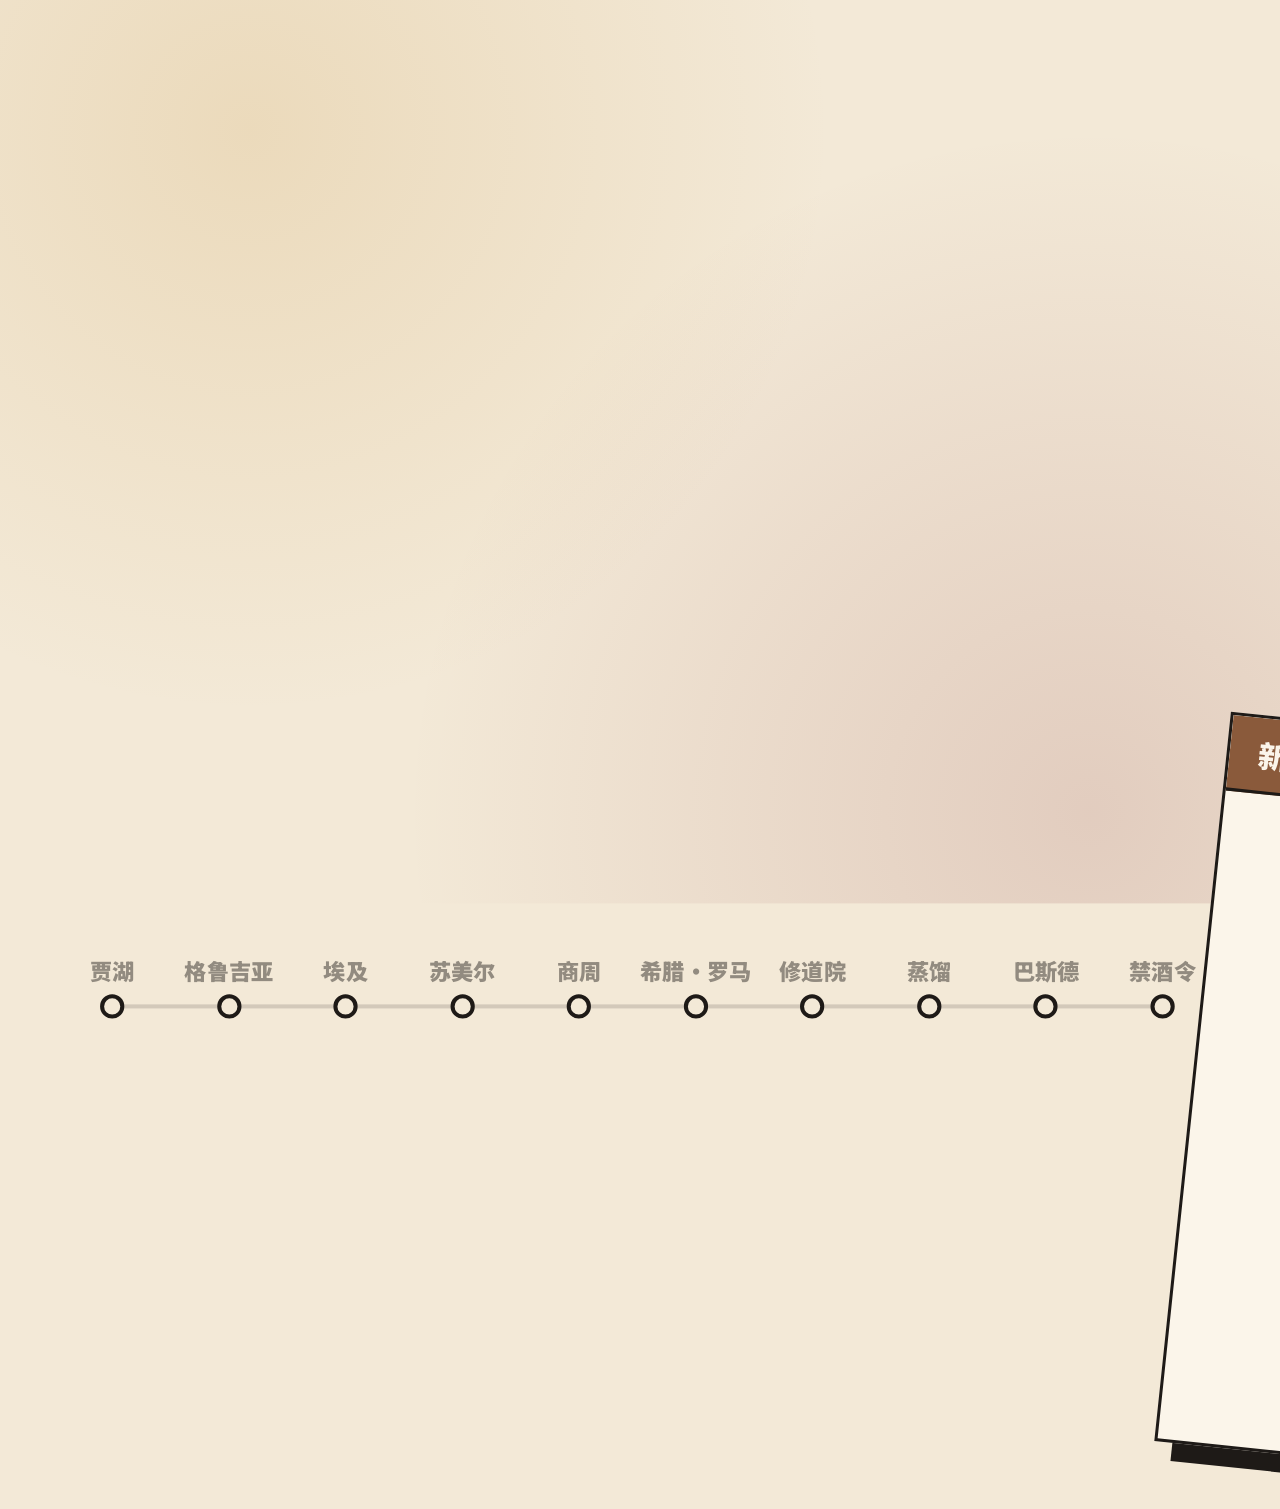
<file: opus-video/wine-history/index.html>
<!doctype html>
<html lang="zh-CN"><head><meta charset="utf-8">
<title>酒的 9000 年 · 知识大赏</title>
<link rel="stylesheet" href="fonts/fonts.css">
<style>
  :root { --paper:#F3E9D7; --wine:#7A1F2B; --gold:#C8963E; --ink:#1E1A17; }
  html,body { margin:0; width:1920px; height:1080px; overflow:hidden; background:var(--paper); }
  body { font-family:"Noto Sans SC",sans-serif; color:var(--ink); }
  #stage { position:absolute; inset:0; transform-origin:900px 560px; }
  .grain { position:absolute; inset:0; background:
      radial-gradient(circle at 20% 15%, rgba(200,150,62,.18), transparent 45%),
      radial-gradient(circle at 85% 90%, rgba(122,31,43,.14), transparent 50%); }
  .a { position:absolute; white-space:nowrap; }
  #tag { left:120px; top:100px; font:900 30px "Noto Sans SC"; letter-spacing:.2em;
         background:var(--ink); color:var(--paper); padding:10px 22px; }
  #idx { right:120px; top:96px; font:900 44px "Noto Serif SC"; color:var(--wine); font-variant-numeric:tabular-nums; }
  #yearLabel { left:128px; top:208px; font:900 34px "Noto Sans SC"; letter-spacing:.15em; color:var(--ink); }
  #year { left:112px; top:250px; display:flex; align-items:baseline; transform-origin:0 100%; }
  #yearNum { font:900 280px/1 "Noto Serif SC"; color:var(--wine); font-variant-numeric:tabular-nums; letter-spacing:-.02em; }
  #yearUnit { font:900 72px "Noto Sans SC"; margin-left:18px; }
  .place { left:128px; top:590px; font:400 40px "Noto Sans SC"; letter-spacing:.08em; }
  .place b { font-weight:900; color:var(--wine); }
  .title { left:120px; top:656px; font:900 104px/1.1 "Noto Serif SC"; }
  .sub { left:128px; top:820px; font:400 40px "Noto Sans SC"; }
  .hook { left:116px; font:900 132px/1.1 "Noto Serif SC"; }
  .hook em { font-style:normal; color:var(--wine); }
  #card { position:absolute; left:1150px; top:180px; width:640px; height:720px; background:#FBF5EA;
          border:3px solid var(--ink); box-shadow:18px 18px 0 var(--ink); transform-origin:50% 100%; overflow:hidden; }
  #card svg { position:absolute; inset:0; }
  #band, #bandNew { position:absolute; left:0; top:0; height:72px; border-bottom:3px solid var(--ink);
                    display:flex; align-items:center; overflow:hidden; }
  #band { width:100%; }
  .bandText { padding-left:28px; font:900 30px "Noto Sans SC"; letter-spacing:.25em; color:#FBF5EA; white-space:nowrap; }
  #stamp { position:absolute; left:1040px; top:640px; width:210px; height:210px; border-radius:50%;
           border:6px solid var(--wine); color:var(--wine); display:flex; align-items:center; justify-content:center;
           text-align:center; font:900 34px/1.25 "Noto Sans SC"; background:#F3E9D7; box-sizing:border-box; }
  #line { position:absolute; left:120px; right:120px; top:1000px; height:4px; background:rgba(30,26,23,.15); }
  #lineFill { position:absolute; left:0; top:0; bottom:0; background:var(--wine); }
  .dot { position:absolute; top:-10px; width:24px; height:24px; border-radius:50%; background:var(--paper);
         border:4px solid var(--ink); box-sizing:border-box; }
  .dl { position:absolute; top:-50px; font:900 22px "Noto Sans SC"; transform:translateX(-50%); white-space:nowrap; }
</style></head><body>
<div id="stage">
  <div class="grain"></div>
  <div class="a" id="tag">酒的 9000 年 · 知识大赏</div>
  <div class="a" id="idx"></div>
  <div class="a" id="yearLabel"></div>
  <div class="a" id="year"><span id="yearNum"></span><span id="yearUnit"></span></div>
  <div id="texts"></div>
  <div id="card">
    <svg viewBox="0 0 640 720" id="svg">
      <defs><clipPath id="vClip"><path id="vClipPath"/></clipPath>
            <clipPath id="v2Clip"><path id="v2ClipPath"/></clipPath><clipPath id="lensClip"><circle id="lensClipC" r="104"/></clipPath></defs>
      <g id="back"></g>
      <path id="vBody" stroke="#1E1A17" stroke-width="6" stroke-linejoin="round"/>
      <g clip-path="url(#vClip)"><path id="liquid"/><g id="inLiquid"></g></g>
      <path id="vLine" fill="none" stroke="#1E1A17" stroke-width="6" stroke-linejoin="round"/>
      <path id="shine" fill="none" stroke="#FFFFFF" stroke-width="7" stroke-linecap="round" opacity=".55"/>
      <path id="v2Body" stroke="#1E1A17" stroke-width="6" stroke-linejoin="round"/><g clip-path="url(#v2Clip)"><path id="liquid2"/></g><path id="v2Line" fill="none" stroke="#1E1A17" stroke-width="6" stroke-linejoin="round"/>
      <g id="front"></g>
    </svg>
    <div id="band"><div class="bandText" id="bandText"></div></div>
    <div id="bandNew"><div class="bandText" id="bandNewText"></div></div>
  </div>
  <div id="stamp"></div>
  <div class="a" id="uline" style="left:120px; top:660px; height:16px; background:#C8963E; width:0"></div>
  <div id="line"><div id="lineFill"></div></div>
</div>
<script src="lib.js"></script>
<script>
// ---------------- timeline (100 BPM: beat 0.6s, bar 2.4s; each node = 2 bars) ----------------
const BEAT = 0.6, NODE = 4.8, END = 60;
const ERA = { neo: ['新石器时代', '#8A5A3B'], bronze: ['青铜时代', '#4E6B5C'], classic: ['古典时代', '#2F4F7A'],
              medieval: ['中世纪', '#5B3A6B'], modern: ['近代', '#7A1F2B'], today: ['今天', '#C8963E'] };
const S = [
  { v: 'glass', era: 'neo', hook: ['人类会<em>酿酒</em>，', '比会<em>写字</em>还早'], liq: '#8E1D2C', body: [255,255,255,.55] },
  { v: 'jar', era: 'neo', lab: '距今约', num: 9000, unit: '年', place: '中国 · 河南 <b>贾湖遗址</b>', title: '人类最早的酒', sub: '稻米 ＋ 蜂蜜 ＋ 野果，一起发酵',
    liq: '#E2B04A', body: [201,135,90,1], stamp: ['已知最早<br>的酒', 3.9] },
  { v: 'qvevri', era: 'neo', lab: '距今约', num: 8000, unit: '年', place: '高加索 · 今 <b>格鲁吉亚</b>', title: '葡萄酒诞生', sub: '埋进土里的大陶罐，酿出最早的葡萄酒',
    liq: '#6E1F3F', body: [190,120,80,1] },
  { v: 'egypt', era: 'bronze', lab: '距今约', num: 4500, unit: '年', place: '古埃及 · <b>吉萨</b>', title: '啤酒就是口粮', sub: '修金字塔的工人，每天按份领啤酒',
    liq: '#E8B23A', body: [214,160,104,1] },
  { v: 'vat', era: 'bronze', lab: '距今约', num: 3800, unit: '年', place: '美索不达米亚 · <b>苏美尔</b>', title: '写成诗的配方', sub: '《宁卡西颂》：献给啤酒女神的酿酒歌',
    liq: '#D9A13A', body: [180,128,88,1] },
  { v: 'gu', era: 'bronze', lab: '距今', num: 3000, unit: '多年', place: '中国 · <b>商周</b>', title: '青铜里的酒礼', sub: '觚、爵、尊——喝酒是一件庄重的事',
    liq: '#C9A05A', body: [96,128,106,1] },
  { v: 'kylix', era: 'classic', lab: '距今约', num: 2500, unit: '年', place: '古希腊 · <b>古罗马</b>', title: '葡萄酒要兑水', sub: '喝纯酒算野蛮，罗马把葡萄园种遍欧洲',
    liq: '#8E1D2C', body: [200,110,60,1] },
  { v: 'mug', era: 'medieval', lab: '距今约', num: 900, unit: '年', place: '中世纪 · 欧洲 <b>修道院</b>', title: '修士在酿酒', sub: '一边祈祷，一边改良啤酒和葡萄酒',
    liq: '#C98A2E', body: [150,110,80,1] },
  { v: 'flask', era: 'medieval', lab: '距今约', num: 800, unit: '年', place: '中世纪 · <b>炼金术士</b>', title: '蒸出「生命之水」', sub: '越蒸越烈，烈酒从此登场',
    liq: '#EFE3B8', body: [255,255,255,.55] },
  { v: 'erlen', era: 'modern', lab: '距今约', num: 160, unit: '年', place: '法国 · <b>路易·巴斯德</b>', title: '原来是微生物', sub: '他证明：发酵靠的是酵母这些小生命',
    liq: '#E7C873', body: [255,255,255,.55] },
  { v: 'bottle', era: 'modern', lab: '距今约', num: 100, unit: '年', place: '美国 · <b>1920—1933</b>', title: '禁酒 13 年', sub: '地下酒吧遍地开花，最后只好废除',
    liq: '#B5651D', body: [70,110,70,.9], stamp: ['1933<br>废除', 3.6] },
  { v: 'glass', era: 'today', lab: '', num: null, unit: '', place: '从贾湖，到你手里这一杯', title: '人类一直在干杯', sub: '理性饮酒 · 未成年人禁止饮酒',
    liq: '#8E1D2C', body: [255,255,255,.55] },
];
S.forEach((s, i) => { s.t0 = i * NODE; s.t1 = i === S.length - 1 ? END : (i + 1) * NODE; });
const sceneAt = t => Math.min(S.length - 1, Math.max(0, Math.floor(t / NODE)));

// ---------------- vessel profiles: control points (y 0 bottom..1 rim, half-width w), own height h ----------------
const VP = {
  glass:  { h: 1.0, lo: .45, lvl: .66, p: [[0,.40],[.025,.40],[.05,.07],[.09,.035],[.36,.035],[.43,.10],[.5,.27],[.62,.38],[.76,.40],[.9,.36],[1,.33]] },
  jar:    { h: .92, lo: 0, lvl: 0, p: [[0,.24],[.1,.46],[.28,.62],[.46,.6],[.62,.42],[.72,.18],[.82,.14],[.93,.17],[1,.24]] },
  qvevri: { h: 1.0, lo: 0, lvl: .62, p: [[0,.03],[.1,.27],[.3,.55],[.55,.64],[.75,.52],[.87,.25],[.92,.17],[1,.21]] },
  egypt:  { h: .98, lo: 0, lvl: .68, p: [[0,.06],[.08,.19],[.35,.40],[.6,.40],[.8,.26],[.88,.12],[.94,.12],[1,.19]] },
  vat:    { h: .66, lo: 0, lvl: .78, p: [[0,.32],[.12,.47],[.4,.58],[.7,.62],[.9,.6],[1,.65]] },
  gu:     { h: .98, lo: .55, lvl: .9, p: [[0,.36],[.05,.32],[.16,.19],[.34,.12],[.5,.11],[.62,.13],[.8,.28],[1,.5]] },
  kylix:  { h: .62, lo: .55, lvl: .9, p: [[0,.34],[.04,.32],[.12,.08],[.45,.06],[.55,.16],[.7,.52],[.86,.74],[1,.82]] },
  mug:    { h: .82, lo: 0, lvl: .8, p: [[0,.33],[.05,.35],[.5,.35],[1,.38]] },
  flask:  { h: 1.0, lo: 0, lvl: .34, p: [[0,.05],[.08,.28],[.22,.40],[.36,.38],[.48,.22],[.55,.09],[.62,.075],[.95,.075],[1,.1]] },
  erlen:  { h: .92, lo: 0, lvl: .34, p: [[0,.42],[.03,.44],[.55,.20],[.62,.10],[.7,.09],[.95,.09],[1,.12]] },
  bottle: { h: 1.0, lo: 0, lvl: .5, p: [[0,.26],[.03,.27],[.55,.27],[.68,.20],[.76,.09],[.95,.08],[1,.10]] },
};
VP.jar.lvl = .56;
let SC = 1; // outro shrinks both glasses
const N = 96;
function mono(pts) { // Fritsch–Carlson monotone cubic -> no overshoot between control points
  const n = pts.length, x = pts.map(p => p[0]), y = pts.map(p => p[1]), d = [], m = [];
  for (let i = 0; i < n - 1; i++) d.push((y[i + 1] - y[i]) / (x[i + 1] - x[i]));
  m[0] = d[0]; m[n - 1] = d[n - 2];
  for (let i = 1; i < n - 1; i++) m[i] = d[i - 1] * d[i] <= 0 ? 0 : 3 * (x[i + 1] - x[i - 1]) / ((2 * x[i + 1] - x[i] - x[i - 1]) / d[i - 1] + (x[i + 1] + x[i] - 2 * x[i - 1]) / d[i]);
  return u => { let i = 0; while (i < n - 2 && u > x[i + 1]) i++;
    const hh = x[i + 1] - x[i], s = (u - x[i]) / hh, s2 = s * s, s3 = s2 * s;
    return (2 * s3 - 3 * s2 + 1) * y[i] + (s3 - 2 * s2 + s) * hh * m[i] + (-2 * s3 + 3 * s2) * y[i + 1] + (s3 - s2) * hh * m[i + 1]; };
}
for (const k in VP) { const f = mono(VP[k].p); VP[k].w = Array.from({ length: N + 1 }, (_, i) => Math.max(.02, f(i / N))); }

// ---------------- colour helpers ----------------
const hex = s => [1, 3, 5].map(i => parseInt(s.substr(i, 2), 16)).concat(1);
const mixc = (a, b, k) => a.map((v, i) => lerp(v, b[i], k));
const rgba = c => `rgba(${c.slice(0, 3).map(Math.round).join(',')},${c[3].toFixed(3)})`;

// ---------------- vessel geometry in card coords ----------------
const CX = 320, BASE = 668, H = 450, WD = 300;
function geom(t) { // blended vessel at time t: morph happens around each scene start (straddling the bar line)
  const i = sceneAt(t), s = S[i], prev = S[Math.max(0, i - 1)];
  let mk = i === 0 ? 1 : easeInOut((t - s.t0 + 0.45) / 0.9);
  let A = VP[prev.v], B = VP[s.v], sa = prev, sb = s;
  // look-ahead: the morph into the next scene starts 0.45s before its start
  const nx = S[i + 1]; if (nx && t > nx.t0 - 0.45) { A = VP[s.v]; B = VP[nx.v]; sa = s; sb = nx; mk = easeInOut((t - nx.t0 + 0.45) / 0.9); }
  return { w: A.w.map((v, j) => lerp(v, B.w[j], mk)), h: lerp(A.h, B.h, mk), lo: lerp(A.lo, B.lo, mk), lvl: lerp(A.lvl, B.lvl, mk),
           body: mixc(sa.body, sb.body, mk), liq: mixc(hex(sa.liq), hex(sb.liq), mk), from: sa, to: sb, mk };
}
function vpath(g, cx, base, sc = SC) {
  let d = `M${cx},${base}`;
  for (let j = 0; j <= N; j++) d += `L${(cx + g.w[j] * WD * sc).toFixed(1)},${(base - j / N * g.h * H * sc).toFixed(1)}`;
  for (let j = N; j >= 0; j--) d += `L${(cx - g.w[j] * WD * sc).toFixed(1)},${(base - j / N * g.h * H * sc).toFixed(1)}`;
  return d + 'Z';
}
const wAt = (g, y) => g.w[Math.round(clamp(y) * N)] * WD * SC;      // half-width (px) at normalised height
const yAt = (g, y) => BASE - y * g.h * H * SC;                         // card y at normalised height

// ---------------- build static DOM: per-scene text groups, timeline ----------------
S.forEach((s, i) => {
  const html = s.hook
    ? `<div class="a hook" id="h${i}a" style="top:330px">${s.hook[0]}</div><div class="a hook" id="h${i}b" style="top:500px">${s.hook[1]}</div>`
    : `<div class="a place" id="p${i}">${s.place}</div><div class="a title" id="t${i}">${s.title}</div><div class="a sub" id="s${i}">${s.sub}</div>`;
  $('texts').insertAdjacentHTML('beforeend', html);
});
const NODES = ['贾湖', '格鲁吉亚', '埃及', '苏美尔', '商周', '希腊·罗马', '修道院', '蒸馏', '巴斯德', '禁酒令'];
NODES.forEach((n, i) => { const x = i / 9 * 100;
  $('line').insertAdjacentHTML('beforeend', `<div class="dot" id="d${i}" style="left:calc(${x}% - 12px)"></div><div class="dl" id="dl${i}" style="left:${x}%">${n}</div>`); });

// ---------------- props (SVG, per scene) ----------------
const NS = 'http://www.w3.org/2000/svg';
function el(parent, tag, attrs) { const e = document.createElementNS(NS, tag); for (const k in attrs) e.setAttribute(k, attrs[k]); $(parent).appendChild(e); return e; }
const at = (e, o) => { for (const k in o) e.setAttribute(k, o[k]); };
// scene 1: ingredients + bubbles
const ING = [{ t: 1.2, c: '#F6F0DC', r: 15, n: 7, label: '稻米' }, { t: 2.4, c: '#E8A93A', r: 24, n: 2, label: '蜂蜜' }, { t: 3.0, c: '#B8302F', r: 19, n: 4, label: '野果' }];
ING.forEach((g, j) => { g.els = []; for (let k = 0; k < g.n; k++) g.els.push(el('front', 'circle', { r: g.r, fill: g.c, stroke: '#1E1A17', 'stroke-width': 4 }));
  g.lab = el('front', 'text', { 'font-family': 'Noto Sans SC', 'font-weight': 900, 'font-size': 34, fill: '#1E1A17', 'text-anchor': 'middle' }); g.lab.textContent = g.label; });
const BUB = Array.from({ length: 16 }, (_, i) => el('back', 'circle', { r: 6 + rnd(i) * 8, fill: 'none', stroke: '#1E1A17', 'stroke-width': 3 }));
// scene 2: soil + grapes
const soil = el('front', 'path', { fill: '#8A5A3B', stroke: '#1E1A17', 'stroke-width': 5 });
const GR = Array.from({ length: 7 }, () => el('front', 'circle', { r: 17, fill: '#5B2A6B', stroke: '#1E1A17', 'stroke-width': 4 }));
// scene 3: pyramids + sun (line art, drawn on)
const sun = el('back', 'circle', { cx: 500, cy: 200, r: 46, fill: '#F2C46A', stroke: '#1E1A17', 'stroke-width': 4 });
const PYR = [ 'M20,560 L190,300 L360,560', 'M300,560 L430,370 L560,560', 'M190,300 L230,560' ].map(d => el('back', 'path', { d, fill: 'none', stroke: '#C8963E', 'stroke-width': 6, 'stroke-linejoin': 'round' }));
// scene 4: straws + clay tablet with cuneiform
const STRAW = [0, 1].map(() => el('front', 'line', { stroke: '#B8902F', 'stroke-width': 9, 'stroke-linecap': 'round' }));
const tablet = el('front', 'rect', { x: 40, y: 110, width: 170, height: 200, rx: 18, fill: '#C9A27A', stroke: '#1E1A17', 'stroke-width': 5 });
const WEDGE = Array.from({ length: 12 }, (_, i) => el('front', 'path', { fill: '#1E1A17' }));
// scene 5: bronze bands (taotie-ish zigzag) on the gu
const BAND = [0, 1].map(() => el('front', 'path', { fill: 'none', stroke: '#E0C27A', 'stroke-width': 5, 'stroke-linejoin': 'round' }));
// scene 6: water stream
const water = el('front', 'path', { fill: '#7FB3D5', stroke: '#1E1A17', 'stroke-width': 4 });
const jug = el('front', 'path', { d: 'M90,96 L176,96 L196,130 L176,176 L90,176 Z', fill: '#7FB3D5', stroke: '#1E1A17', 'stroke-width': 5 });
// scene 7: mug handle + foam
const handle = el('back', 'path', { fill: 'none', stroke: '#1E1A17', 'stroke-width': 26, 'stroke-linecap': 'round' });
const handleIn = el('back', 'path', { fill: 'none', stroke: '#967050', 'stroke-width': 14, 'stroke-linecap': 'round' });
const FOAM = Array.from({ length: 9 }, () => el('front', 'circle', { fill: '#FFF6E0', stroke: '#1E1A17', 'stroke-width': 4 }));
// scene 8: flame, steam, drops
const flame = el('back', 'path', { fill: '#F08A24', stroke: '#1E1A17', 'stroke-width': 4 });
const flameIn = el('back', 'path', { fill: '#FFD45A' });
const STEAM = Array.from({ length: 5 }, () => el('front', 'circle', { fill: 'none', stroke: '#1E1A17', 'stroke-width': 4 }));
// scene 9: magnifier with budding yeast
const lensG = el('front', 'g', {});
const lensBg = document.createElementNS(NS, 'circle'); at(lensBg, { r: 104, fill: '#FFF8E6' }); lensG.appendChild(lensBg);
const yeastG = document.createElementNS(NS, 'g'); yeastG.setAttribute('clip-path', 'url(#lensClip)'); lensG.appendChild(yeastG);
const YEAST = Array.from({ length: 7 }, () => { const a = document.createElementNS(NS, 'ellipse'), b = document.createElementNS(NS, 'ellipse');
  at(a, { fill: '#E7C873', stroke: '#1E1A17', 'stroke-width': 4 }); at(b, { fill: '#E7C873', stroke: '#1E1A17', 'stroke-width': 4 }); yeastG.appendChild(a); yeastG.appendChild(b); return [a, b]; });
const lensRim = document.createElementNS(NS, 'circle'); at(lensRim, { r: 104, fill: 'none', stroke: '#1E1A17', 'stroke-width': 12 }); lensG.appendChild(lensRim);
const lensHandle = document.createElementNS(NS, 'line'); at(lensHandle, { x1: 74, y1: 74, x2: 160, y2: 160, stroke: '#1E1A17', 'stroke-width': 22, 'stroke-linecap': 'round' }); lensG.appendChild(lensHandle);
// scene 10: ban sign (two halves so it can break)
const banG = [0, 1].map(() => el('front', 'g', {}));
banG.forEach((g, k) => { const c = document.createElementNS(NS, 'path');
  at(c, { d: k ? 'M0,-170 A170,170 0 0 1 0,170' : 'M0,170 A170,170 0 0 1 0,-170', fill: 'none', stroke: '#C0272D', 'stroke-width': 30 }); g.appendChild(c);
  const s = document.createElementNS(NS, 'line'); at(s, k ? { x1: 0, y1: 0, x2: 120, y2: 120 } : { x1: -120, y1: -120, x2: 0, y2: 0 });
  at(s, { stroke: '#C0272D', 'stroke-width': 30 }); g.appendChild(s); });
// outro: sparkle at the clink
const SPARK = Array.from({ length: 8 }, () => el('front', 'line', { stroke: '#C8963E', 'stroke-width': 7, 'stroke-linecap': 'round' }));

// visibility of a scene's props: in after its start, out just before the next morph
const vis = (t, i, a = 0.2) => { const s = S[i]; return clamp((t - s.t0 - a) / 0.25) * (1 - clamp((t - (s.t1 - 0.5)) / 0.25)); };
const hide = (...es) => es.forEach(e => e.setAttribute('opacity', 0));

// ---------------- render ----------------
window.render = function (t) {
  t = clamp(t, 0, END - 1e-3);
  const i = sceneAt(t), s = S[i], tau = t - s.t0;

  // camera: slow breathing push for the whole film + small kick at each scene change
  const kick = i > 0 ? Math.exp(-tau * 5) * Math.sin(tau * 14) * (tau < 1.2 ? 1 : 0) : 0;
  css($('stage'), { transform: `scale(${1.01 + 0.025 * (t / END) + 0.008 * Math.sin(t * 2 * Math.PI / 9.6)})` });

  // tag + index
  const tk = sp(t - 0.2, 'type');
  css($('tag'), { opacity: clamp((t - .2) * 6), transform: `translateY(${(1 - tk) * -40}px)` });
  const node = i >= 1 && i <= 10;
  $('idx').textContent = node ? `${String(i).padStart(2, '0')} / 10` : '';
  css($('idx'), { opacity: node ? clamp(tau * 5) : 0 });

  // per-scene text: in on springs, out upwards at the end of the scene (never overlapping the next)
  S.forEach((sc, j) => {
    const lt = t - sc.t0, out = j === S.length - 1 ? 0 : smooth(sc.t1 - sc.t0 - 0.38, sc.t1 - sc.t0 - 0.08, lt);
    const on = lt > -0.01 && lt < sc.t1 - sc.t0;
    const items = sc.hook ? [[`h${j}a`, .3], [`h${j}b`, 1.2]] : [[`p${j}`, .3], [`t${j}`, .9], [`s${j}`, 1.5]];
    items.forEach(([id, d]) => { const k = sp(lt - d, 'type');
      css($(id), { display: on ? 'block' : 'none', opacity: clamp((lt - d) / .15) * (1 - out),
        transform: `translate(${(1 - k) * -70}px, ${out * -36}px)` }); });
  });

  // intro: gold underline sweeps under the hook on the bar line (2.4s), leaves before the morph
  css($('uline'), { width: `${780 * easeOut(clamp((t - 2.4) / .5)) * (1 - smooth(4.3, 4.6, t))}px`, display: i === 0 ? 'block' : 'none' });
  // year counter: rolls from previous value to this scene's value
  if (i === 0) { css($('year'), { opacity: 0 }); css($('yearLabel'), { opacity: 0 }); }
  else {
    const prevNum = i === 1 ? 0 : S[i - 1].num, roll = easeOut(clamp(tau / 1.1));
    if (s.num !== null) $('yearNum').textContent = String(Math.round(lerp(prevNum, s.num, roll)));
    else $('yearNum').textContent = tau < 0.7 ? String(Math.round(lerp(prevNum, 0, easeOut(tau / 0.7)))) : '今天';
    const rolling0 = s.num === null && tau < 0.7;
    $('yearUnit').textContent = s.num === null ? (rolling0 ? '年' : '') : s.unit;
    $('yearLabel').textContent = rolling0 ? S[i - 1].lab : s.lab;
    const yk = i === 1 ? sp(tau, 'type') : 1, pop = s.num === null ? sp(tau - 0.7, 'toy') : 1;
    css($('year'), { opacity: clamp(tau / .15) + (i > 1 ? 1 : 0), transform: `translateY(${(1 - yk) * 80}px) scale(${s.num === null && tau >= .7 ? .7 + .3 * pop : 1})` });
    const sameLab = i > 1 && S[i - 1].lab === s.lab;
    css($('yearLabel'), { opacity: sameLab || (s.num === null && tau < 0.7) ? 1 : (s.num === null ? 0 : clamp((tau - .1) / .2)) });
  }

  // card: enters in intro, kicks at each change
  const ck = sp(t - 0.3, 'card');
  css($('card'), { transform: `translateY(${(1 - ck) * 560}px) rotate(${(1 - ck) * 8 - 2 + kick * 1.6}deg) scale(${1 + kick * 0.02})` });
  // era band: new colour wipes in from the left when the era changes
  const prevEra = S[Math.max(0, i - 1)].era, curEra = s.era, eraChanged = i > 0 && prevEra !== curEra;
  const wipe = eraChanged ? easeInOut(tau / 0.6) : 1;
  $('band').style.background = ERA[eraChanged ? prevEra : curEra][1]; $('bandText').textContent = ERA[eraChanged ? prevEra : curEra][0];
  $('bandNew').style.background = ERA[curEra][1]; $('bandNewText').textContent = ERA[curEra][0];
  css($('bandNew'), { width: `${wipe * 100}%`, display: eraChanged ? 'flex' : 'none' });

  // vessel
  const g = geom(t);
  let cx = CX, rot = 0;
  const slide = i === 11 ? sp(tau - 0.9, 'card') : 0, hit = i === 11 ? smooth(2.15, 2.4, tau) * (1 - smooth(2.4, 2.9, tau)) : 0;
  SC = lerp(1, .85, slide);
  if (i === 11) { cx = CX - 128 * slide; rot = 1.2 * slide + 2.2 * hit; }
  const d = vpath(g, cx, BASE);
  at($('vBody'), { d, fill: rgba(g.body) }); at($('vLine'), { d }); at($('vClipPath'), { d });
  $('vBody').setAttribute('transform', `rotate(${rot} ${cx} ${BASE})`); $('vLine').setAttribute('transform', `rotate(${rot} ${cx} ${BASE})`);
  $('vClipPath').setAttribute('transform', `rotate(${rot} ${cx} ${BASE})`);
  // liquid: fill level per scene (+ scene-specific rises), wavy surface
  let lvl = g.lvl, amp = 6;
  if (i === 1) lvl = .08 + .16 * spring(tau - 1.6, 10, .7) + .16 * spring(tau - 2.8, 10, .7) + .16 * spring(tau - 3.4, 10, .7);
  if (i === 0) { amp = 10; if (g.to.v === 'jar') lvl = lerp(.66, .08, g.mk); }
  const ly = yAt(g, lvl), lyLo = yAt(g, g.lo) + (g.lo > 0 ? 0 : 20);
  let lp = `M${cx - 330},${lyLo}`;
  for (let x = -330; x <= 330; x += 10) lp += `L${cx + x},${(ly + Math.sin(x / 38 + t * 3.2) * amp).toFixed(1)}`;
  lp += `L${cx + 330},${lyLo}Z`;
  let liq = g.liq;
  if (i === 6) liq = mixc(hex('#8E1D2C'), hex('#C8566A'), smooth(1.4, 3.2, tau));
  at($('liquid'), { d: lp, fill: rgba(liq), transform: `rotate(${rot} ${cx} ${BASE})` });
  // shine on the left flank
  const sh = [.25, .6].map(y => [cx - wAt(g, y) * .62, yAt(g, y)]);
  at($('shine'), { d: `M${sh[0][0]},${sh[0][1]} L${sh[1][0]},${sh[1][1]}`, transform: `rotate(${rot} ${cx} ${BASE})`,
    opacity: g.body[3] < 1 ? .7 : .35 });

  // ---------- props ----------
  // scene 1
  ING.forEach((gg, j) => { gg.els.forEach((e, k) => { const lt = tau - gg.t - k * .05, f = clamp(lt / .45);
      at(e, { cx: CX + (rnd(j * 9 + k) - .5) * 60, cy: lerp(60, yAt(g, .85), f * f), opacity: i === 1 && lt > 0 && f < 1 ? 1 : 0 }); });
    const lk = sp(tau - gg.t - .3, 'toy');
    at(gg.lab, { x: [130, 320, 510][j], y: 160 - lk * 30, opacity: i === 1 ? clamp((tau - gg.t - .3) * 6) * vis(t, 1) : 0 }); });
  BUB.forEach((b, k) => { const per = 1.2 + rnd(k + 3) * .8, ph = ((tau - 1.6) / per + rnd(k + 7)) % 1;
    const on = (i === 1 && tau > 1.6 + rnd(k) * 1.5) || (i === 2 && tau > 1.4) || i === 9;
    const top = yAt(g, 1);
    at(b, { cx: CX + (rnd(k + 1) - .5) * 140 + Math.sin(t * 3 + k) * 10, cy: top - 10 - ph * 150, opacity: on ? (1 - ph) * (i === 9 ? 0 : 1) * vis(t, i) : 0 }); });
  // scene 2: soil rises to bury the lower half; grapes drop
  { const v = i === 2 ? vis(t, 2, 0) : 0, k = sp(tau - .4, 'card'), sy = lerp(720, BASE - .42 * H, k);
    let dd = `M-10,730 L-10,${sy}`; for (let x = 0; x <= 650; x += 40) dd += ` Q${x + 20},${sy - 14 + rnd(x) * 6} ${x + 40},${sy}`;
    at(soil, { d: dd + ' L650,730 Z', opacity: v });
    GR.forEach((e, k2) => { const lt = tau - 1.2 - k2 * .3, f = clamp(lt / .5);
      at(e, { cx: CX + (rnd(k2 + 40) - .5) * 50, cy: lerp(60, yAt(g, .9), f * f), opacity: i === 2 && lt > 0 && f < 1 ? 1 : 0 }); }); }
  // scene 3: pyramids draw on
  { const v = i === 3 ? vis(t, 3) : 0;
    PYR.forEach((p, k) => { const len = 700, f = easeInOut((tau - .4 - k * .5) / 1.2);
      at(p, { 'stroke-dasharray': len, 'stroke-dashoffset': len * (1 - f), opacity: v }); });
    at(sun, { opacity: v, cy: 220 - 40 * sp(tau - .3, 'type') }); }
  // scene 4: straws slide in, cuneiform wedges are pressed one per half-beat
  { const v = i === 4 ? vis(t, 4) : 0, top = yAt(g, .95);
    STRAW.forEach((e, k) => { const f = sp(tau - 1.2 - k * .6, 'card');
      at(e, { x1: CX + (k ? 70 : 10), y1: top + 60, x2: CX + (k ? 70 : 10) + (k ? 190 : 110) * f, y2: top + 60 - (k ? 250 : 300) * f, opacity: v }); });
    at(tablet, { opacity: v, transform: `rotate(-8 125 210)` });
    WEDGE.forEach((e, k) => { const x = 66 + (k % 4) * 36, y = 140 + Math.floor(k / 4) * 54, on = tau > 1.8 + k * .15;
      at(e, { d: `M${x},${y} l20,0 l-10,30 Z`, opacity: on ? v : 0, transform: `rotate(-8 125 210)` }); }); }
  // scene 5: bronze bands draw across the gu
  { const v = i === 5 ? vis(t, 5) : 0;
    BAND.forEach((e, k) => { const y0 = [.42, .7][k], y1 = y0 + .06, f = easeInOut((tau - 1.2 - k * .6) / 1.0);
      const wl = wAt(g, y0 + .03) * .92; let dd = `M${CX - wl},${yAt(g, y0)}`; const seg = 8;
      for (let q = 0; q <= seg; q++) { const x = CX - wl + (2 * wl) * q / seg; dd += ` L${x},${yAt(g, q % 2 ? y1 : y0)}`; }
      at(e, { d: dd, 'stroke-dasharray': 900, 'stroke-dashoffset': 900 * (1 - f), opacity: v }); }); }
  // scene 6: jug tilts in and pours a water stream into the kylix
  { const v = i === 6 ? vis(t, 6) : 0, pour = smooth(1.2, 1.5, tau) * (1 - smooth(3.0, 3.3, tau));
    const surf = yAt(g, g.lvl), wob = Math.sin(t * 9) * 3, wd = 9 * pour;
    at(water, { d: `M${200 - wd},140 C${230},170 ${CX - 20 + wob},${surf - 120} ${CX - 10 + wob - wd},${surf} L${CX - 10 + wob + wd},${surf} C${CX + wob},${surf - 120} ${240},170 ${200 + wd},140 Z`, opacity: v * (pour > .02 ? 1 : 0) });
    const tilt = 34 * sp(tau - .8, 'card'); at(jug, { opacity: v, transform: `rotate(${tilt} 140 136)` }); }
  // scene 7: handle grows, foam bubbles up over the rim
  { const v = i === 7 ? vis(t, 7, 0.1) : 0, hk = sp(tau - .2, 'toy'), rx = CX + wAt(g, .5) - 6, top = yAt(g, .82), bot = yAt(g, .22);
    const hd = `M${rx},${top} C${rx + 140 * hk},${top} ${rx + 140 * hk},${bot} ${rx},${bot}`;
    at(handle, { d: hd, opacity: v }); at(handleIn, { d: hd, opacity: v });
    FOAM.forEach((e, k) => { const f = sp(tau - 1.2 - k * .08, 'toy'), x = CX + (k / 8 - .5) * 2 * wAt(g, 1) * .95;
      at(e, { cx: x, cy: yAt(g, 1) + 6 - 18 * f + Math.sin(t * 2 + k) * 3, r: (20 + rnd(k + 70) * 14) * f, opacity: v }); }); }
  // scene 8: flickering flame (12 fps), steam puffs from the neck
  { const v = i === 8 ? vis(t, 8) : 0, fq = Math.floor(t * 12), fh = 54 + rnd(fq) * 16, fw = 46 + rnd(fq + 1) * 8, by = BASE + 46;
    const fk = sp(tau - .5, 'toy');
    at(flame, { d: `M${CX - fw},${by} Q${CX - fw},${by - fh * .6} ${CX},${by - fh * fk} Q${CX + fw},${by - fh * .6} ${CX + fw},${by} Z`, opacity: v });
    at(flameIn, { d: `M${CX - fw * .5},${by} Q${CX - fw * .4},${by - fh * .4} ${CX},${by - fh * .6 * fk} Q${CX + fw * .4},${by - fh * .4} ${CX + fw * .5},${by} Z`, opacity: v });
    STEAM.forEach((e, k) => { const ph = ((tau - 1.4) / 1.6 + k / 5) % 1, on = tau > 1.4 + k * .2;
      at(e, { cx: CX + Math.sin(ph * 6 + k) * 18, cy: yAt(g, 1) - 20 - ph * 120, r: 10 + ph * 22, opacity: on ? v * (1 - ph) : 0 }); }); }
  // scene 9: magnifier glides over the flask revealing budding yeast
  { const v = i === 9 ? vis(t, 9) : 0, f = easeInOut((tau - .8) / 1.8);
    const lx = lerp(150, 380, f), lyy = lerp(250, 470, f) + Math.sin(tau * 2) * 8;
    at(lensG, { transform: `translate(${lx},${lyy})`, opacity: v }); at($('lensClipC'), { cx: 0, cy: 0 });
    YEAST.forEach(([a, b], k) => { const x = (rnd(k + 90) - .5) * 150, y = (rnd(k + 95) - .5) * 150, bud = sp(tau - 1.6 - k * .25, 'toy');
      at(a, { cx: x, cy: y, rx: 22, ry: 17 }); at(b, { cx: x + 24 * bud, cy: y - 14 * bud, rx: 12 * bud + .01, ry: 10 * bud + .01 }); }); }
  // scene 10: ban sign slams on, breaks when repeal stamp lands
  { const v = i === 10 ? vis(t, 10, 1.1) : 0, k = sp(tau - 1.2, 'toy'), br = clamp((tau - 3.7) / .6), cyb = yAt(g, .45);
    banG.forEach((e, q) => { const dir = q ? 1 : -1;
      at(e, { transform: `translate(${CX + dir * 160 * br},${cyb + 220 * br * br}) rotate(${dir * 30 * br}) scale(${.4 + .6 * k})`, opacity: v * (1 - br) }); }); }
  // outro: second glass slides in from the right and clinks on the downbeat (t = 55.2)
  if (i === 11) { const cx2 = lerp(900, CX + 128, slide), rot2 = -1.2 * slide - 2.2 * hit, d2 = vpath(VP.glass, cx2, BASE), tr2 = `rotate(${rot2} ${cx2} ${BASE})`;
    at($('v2Body'), { d: d2, fill: 'rgba(255,255,255,.55)', transform: tr2, opacity: 1 }); at($('v2Line'), { d: d2, transform: tr2, opacity: 1 });
    at($('v2ClipPath'), { d: d2, transform: tr2 });
    const l2 = BASE - .66 * H * SC, lo2 = BASE - .45 * H * SC; let q = `M${cx2 - 200},${lo2}`;
    for (let x = -200; x <= 200; x += 10) q += `L${cx2 + x},${(l2 + Math.sin(x / 38 + t * 3.2 + 1) * 6).toFixed(1)}`;
    at($('liquid2'), { d: q + `L${cx2 + 200},${lo2}Z`, fill: '#8E1D2C', transform: tr2, opacity: 1 });
    SPARK.forEach((e, k) => { const a = k / 8 * Math.PI * 2, f = easeOut(clamp((tau - 2.4) / .5)), r0 = 30 + 60 * f, r1 = r0 + 40 * (1 - f);
      at(e, { x1: CX + Math.cos(a) * r0, y1: 330 + Math.sin(a) * r0, x2: CX + Math.cos(a) * r1, y2: 330 + Math.sin(a) * r1, opacity: tau > 2.4 ? 1 - f : 0 }); });
  } else { at($('v2Body'), { opacity: 0 }); at($('v2Line'), { opacity: 0 }); at($('liquid2'), { opacity: 0 }); SPARK.forEach(e => at(e, { opacity: 0 })); }

  // stamp
  const st = s.stamp; if (st) { $('stamp').innerHTML = st[0]; }
  const sk = st ? sp(tau - st[1], 'toy') : 0;
  css($('stamp'), { opacity: st ? clamp((tau - st[1]) * 8) * (1 - smooth(4.4, 4.7, tau)) : 0, transform: `scale(${.3 + .7 * sk}) rotate(${-14 + (1 - sk) * 30}deg)` });

  // timeline: progress to the current node, passed dots filled, current dot pops
  const target = i === 0 ? 0 : i >= 11 ? 1 : (i - 1) / 9, prevT = i <= 1 ? 0 : i >= 11 ? 1 : (i - 2) / 9;
  const pk = i === 0 ? 0 : sp(tau, 'ui');
  css($('lineFill'), { width: `${lerp(prevT, target, pk) * 100}%` });
  NODES.forEach((n, k) => { const passed = i >= 11 || k < i - 1, cur = k === i - 1, pop = cur ? sp(tau - .1, 'toy') : 0;
    css($('d' + k), { background: cur ? '#7A1F2B' : passed ? '#1E1A17' : '#F3E9D7', transform: `scale(${1 + (cur ? .45 * pop : 0)})` });
    css($('dl' + k), { color: cur ? '#7A1F2B' : '#1E1A17', opacity: cur || passed ? 1 : .45 }); });
};
boot(['900 40px "Noto Serif SC"', '900 40px "Noto Sans SC"', '400 40px "Noto Sans SC"'], document.body.innerText + '0123456789今天年多距约');
</script></body></html>
</file>
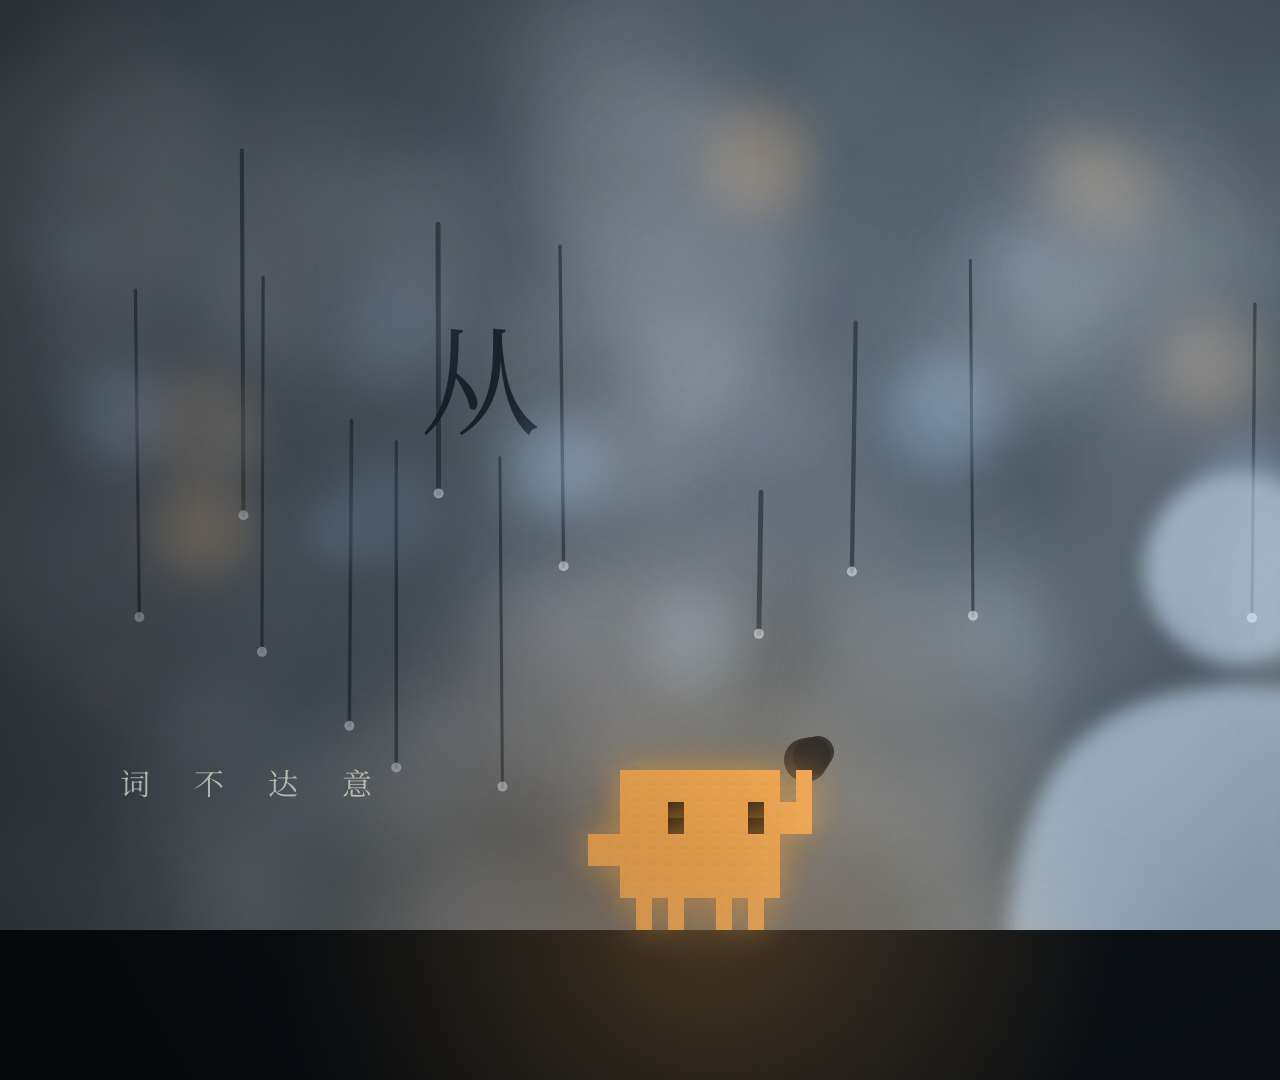
<file: opus-video/ci-bu-da-yi/previews/plan-a.html>
<!doctype html>
<html lang="zh-CN"><head><meta charset="utf-8">
<link rel="stylesheet" href="../fonts/fonts.css">
<style>
  html,body { margin:0; width:1920px; height:1080px; overflow:hidden; background:#141C24; }
  canvas { position:absolute; inset:0; }
  #title { position:absolute; left:120px; bottom:96px; font:400 30px "Noto Serif SC"; letter-spacing:.6em; color:rgba(232,226,214,.7); }
</style></head><body>
<canvas id="c" width="1920" height="1080"></canvas>
<div id="title">词 不 达 意</div>
<script src="../lib.js"></script><script src="../sprite.js"></script>
<script>
// Plan A "玻璃": one fogged pane fills the frame. Behind it: a blurred cold figure.
// In front: her warm hand on the glass, a finger-written line that the fog slowly reclaims. Rain outside.
const c = $('c'), g = c.getContext('2d');
const fog = document.createElement('canvas'); fog.width = 1920; fog.height = 1080; const f = fog.getContext('2d');
function figure(ctx, x, y, s, col) { // simple standing silhouette (head + shoulders + body)
  ctx.fillStyle = col; ctx.beginPath(); ctx.arc(x, y - 330 * s, 62 * s, 0, 7); ctx.fill();
  ctx.beginPath(); ctx.moveTo(x - 150 * s, y); ctx.bezierCurveTo(x - 160 * s, y - 180 * s, x - 120 * s, y - 250 * s, x, y - 255 * s);
  ctx.bezierCurveTo(x + 120 * s, y - 250 * s, x + 160 * s, y - 180 * s, x + 150 * s, y); ctx.fill(); }
function hand(ctx, x, y, s) { // palm + 5 fingers as rounded strokes
  ctx.lineCap = 'round'; ctx.strokeStyle = ctx.fillStyle; ctx.beginPath(); ctx.ellipse(x, y, 70 * s, 82 * s, 0, 0, 7); ctx.fill();
  [[-62, -60, -95, -150], [-26, -78, -38, -200], [8, -82, 10, -215], [42, -74, 56, -192], [70, -20, 130, -80]].forEach(([a, b, c2, d]) => {
    ctx.lineWidth = 34 * s; ctx.beginPath(); ctx.moveTo(x + a * s, y + b * s); ctx.lineTo(x + c2 * s, y + d * s); ctx.stroke(); }); }
// static layers are pre-rendered once (pure functions of nothing -> safe for any-order rendering)
const bgL = document.createElement('canvas'); bgL.width = 1920; bgL.height = 1080;
const figL = document.createElement('canvas'); figL.width = 900; figL.height = 1080;
const fogBase = document.createElement('canvas'); fogBase.width = 1920; fogBase.height = 1080;
function prep() {
  const b = bgL.getContext('2d'), gr = b.createLinearGradient(0, 0, 0, 1080); gr.addColorStop(0, '#1B2733'); gr.addColorStop(1, '#0E141A');
  b.fillStyle = gr; b.fillRect(0, 0, 1920, 1080); b.filter = 'blur(22px)';
  for (let i = 0; i < 34; i++) { const x = rnd(i) * 1920, y = 150 + rnd(i + 30) * 600, r = 14 + rnd(i + 60) * 46;
    b.fillStyle = `rgba(${rnd(i + 5) > .45 ? '232,163,90' : '120,160,200'},${.18 + rnd(i + 9) * .3})`; b.beginPath(); b.arc(x, y, r, 0, 7); b.fill(); }
  const fg = figL.getContext('2d'); fg.filter = 'blur(10px)'; figure(fg, 450, 1080, 1.55, '#7D93A8');
  const fb = fogBase.getContext('2d'); fb.fillStyle = 'rgba(196,210,222,.34)'; fb.fillRect(0, 0, 1920, 1080); fb.filter = 'blur(30px)';
  for (let i = 0; i < 120; i++) { fb.fillStyle = `rgba(230,238,245,${.04 + rnd(i + 200) * .06})`;
    fb.beginPath(); fb.arc(rnd(i + 100) * 1920, rnd(i + 300) * 1080, 40 + rnd(i + 400) * 120, 0, 7); fb.fill(); }
}
const SX = 700, PAW = [SX + 7 * 16 - 6, 930 - 10 * 16 - 10];
window.render = function (t) {
  g.drawImage(bgL, 0, 0);
  g.drawImage(figL, 1240 - 450 + Math.sin(t * .5) * 8, 0);
  f.globalCompositeOperation = 'source-over'; f.clearRect(0, 0, 1920, 1080); f.drawImage(fogBase, 0, 0);
  f.globalCompositeOperation = 'destination-out';
  f.fillStyle = 'rgba(0,0,0,.85)'; for (let k = 0; k < 3; k++) { f.beginPath(); f.arc(PAW[0] + k * 6, PAW[1] - k * 4, 22 - k * 3, 0, 7); f.fill(); } // small paw print where its arm touches
  f.font = '400 120px "Noto Serif SC"'; f.textBaseline = 'middle';
  '从何说起'.split('').forEach((ch, k) => { const age = t - k * .5, back = clamp((age - 1.2) / 2.2);
    if (age < 0) return; f.fillStyle = `rgba(0,0,0,${.9 * (1 - back)})`; f.fillText(ch, 420 + k * 150, 380); });
  // droplet trails: thin, short, only clear a little fog
  f.lineCap = 'round';
  for (let i = 0; i < 16; i++) { const x = rnd(i + 500) * 1920, sp = 30 + rnd(i + 520) * 40, y0 = rnd(i + 540) * 500;
    const len = 80 + ((t * sp + rnd(i) * 300) % 300); f.lineWidth = 3 + rnd(i + 560) * 2; f.strokeStyle = 'rgba(0,0,0,.55)';
    f.beginPath(); f.moveTo(x, y0); f.lineTo(x + Math.sin(i) * 4, y0 + len); f.stroke(); }
  g.drawImage(fog, 0, 0);
  // droplet heads catch light
  for (let i = 0; i < 16; i++) { const x = rnd(i + 500) * 1920, sp = 30 + rnd(i + 520) * 40, y0 = rnd(i + 540) * 500;
    const len = 80 + ((t * sp + rnd(i) * 300) % 300); g.fillStyle = 'rgba(235,240,245,.55)';
    g.beginPath(); g.arc(x + Math.sin(i) * 4, y0 + len, 5, 0, 7); g.fill(); }
  // window sill + the creature, warm light spilling on the sill
  g.fillStyle = '#0B1015'; g.fillRect(0, 930, 1920, 150);
  const lg = g.createRadialGradient(SX, 930, 10, SX, 930, 420); lg.addColorStop(0, 'rgba(240,170,90,.28)'); lg.addColorStop(1, 'rgba(240,170,90,0)');
  g.fillStyle = lg; g.fillRect(0, 0, 1920, 1080);
  drawSprite(g, t % 3 < 2.2 ? 'reach' : 'stand', SX, 930, 16, '#F0AA5A', '#2A1E14', false, 36);
  const v = g.createRadialGradient(960, 540, 300, 960, 540, 1150); v.addColorStop(0, 'rgba(0,0,0,0)'); v.addColorStop(1, 'rgba(0,0,0,.55)');
  g.fillStyle = v; g.fillRect(0, 0, 1920, 1080);
};
prep();
boot(['400 40px "Noto Serif SC"'], '从何说起词不达意');
</script></body></html>
</file>
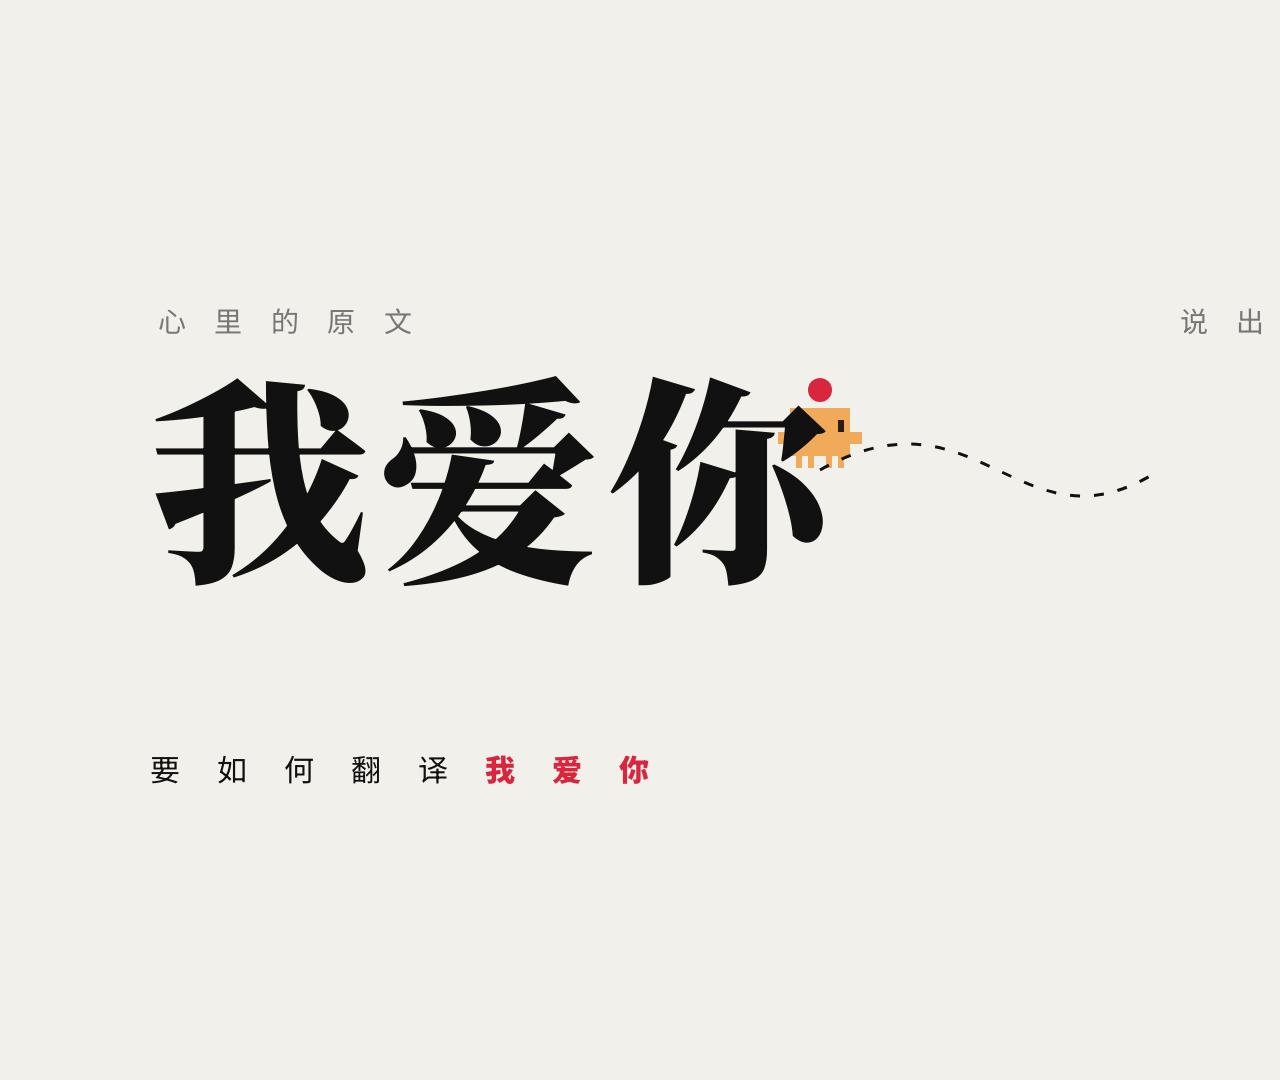
<file: opus-video/ci-bu-da-yi/previews/plan-b.html>
<!doctype html>
<html lang="zh-CN"><head><meta charset="utf-8">
<link rel="stylesheet" href="../fonts/fonts.css">
<style>
  html,body { margin:0; width:1920px; height:1080px; overflow:hidden; background:#F2F0EB; color:#111; }
  .a { position:absolute; white-space:nowrap; }
  #src { left:150px; top:360px; font:900 220px/1 "Noto Serif SC"; letter-spacing:.04em; }
  #srcLab, #dstLab { top:300px; font:400 28px "Noto Sans SC"; letter-spacing:.4em; color:#777; }
  #srcLab { left:158px; } #dstLab { left:1180px; }
  #dst { left:1170px; top:360px; font:900 220px/1 "Noto Serif SC"; letter-spacing:.04em; }
  #dst span { display:inline-block; }
  #wire { left:0; top:0; }
  #foot { left:150px; bottom:110px; font:400 30px "Noto Sans SC"; letter-spacing:.5em; color:#111; }
  #foot b { color:#D7263D; font-weight:900; }
</style></head><body>
<canvas class="a" id="cv" width="1920" height="1080" style="left:0;top:0"></canvas><svg class="a" id="wire" width="1920" height="1080"><path id="line" fill="none" stroke="#111" stroke-width="3" stroke-dasharray="10 14"/>
  <circle id="pkt" r="12" fill="#D7263D"/></svg>
<div class="a" id="srcLab">心 里 的 原 文</div><div class="a" id="src">我爱你</div>
<div class="a" id="dstLab">说 出 口 的 译 文</div><div class="a" id="dst"><span id="d0"></span><span id="d1"></span><span id="d2"></span></div>
<div class="a" id="foot">要 如 何 翻 译 <b>我 爱 你</b></div>
<script src="../lib.js"></script><script src="../sprite.js"></script>
<script>
// Plan B "翻译": the words are the protagonists. A packet carries 我爱你 across;
// on arrival each character degrades through look-alike glyphs (meaning drifts away while the shape stays close).
const CHAINS = [ ['我', '找', '戎', '伐', '戈', '　'], ['爱', '受', '叆', '暧', '爰', '？'], ['你', '妳', '伱', '尔', '尒', '…'] ];
window.render = function (t) {
  const k = easeInOut(t / 1.2);
  $('line').setAttribute('d', 'M820,470 C980,380 1020,560 1160,470');
  const L = $('line').getTotalLength(), p = $('line').getPointAtLength(L * clamp(t / 1.0));
  const cv = $('cv').getContext('2d'); cv.clearRect(0, 0, 1920, 1080);
  const arrived = t >= 1.0, sx = arrived ? 1160 : p.x, sy = arrived ? 470 : p.y;
  drawSprite(cv, arrived ? (t > 1.6 ? 'lookup' : 'stand') : walkPose(t), sx, sy - 2, 6, '#F0AA5A', '#2A1E14', false);
  $('pkt').setAttribute('cx', p.x); $('pkt').setAttribute('cy', p.y - 80); $('pkt').setAttribute('opacity', t < 1.05 ? 1 : 0);
  CHAINS.forEach((ch, j) => { const el = $('d' + j), lt = t - 1.0 - j * .12;
    const step = lt < 0 ? -1 : Math.min(ch.length - 1, Math.floor(lt / .32)); // 3 glyph changes per second
    el.textContent = step < 0 ? '' : ch[step];
    const pop = sp(lt - step * .32, 'toy');
    css(el, { transform: `translateY(${(1 - pop) * -30}px) rotate(${(rnd(step * 7 + j) - .5) * 8 * (step > 0 ? 1 : 0)}deg)`,
      color: step >= 3 ? '#D7263D' : '#111', opacity: step < 0 ? 0 : 1 }); });
  css($('src'), { transform: `scale(${1 - .03 * k})` });
};
boot(['900 40px "Noto Serif SC"', '400 40px "Noto Sans SC"', '900 40px "Noto Sans SC"'],
  '心里的原文说出口的译文要如何翻译我爱你' + CHAINS.flat().join(''));
</script></body></html>
</file>
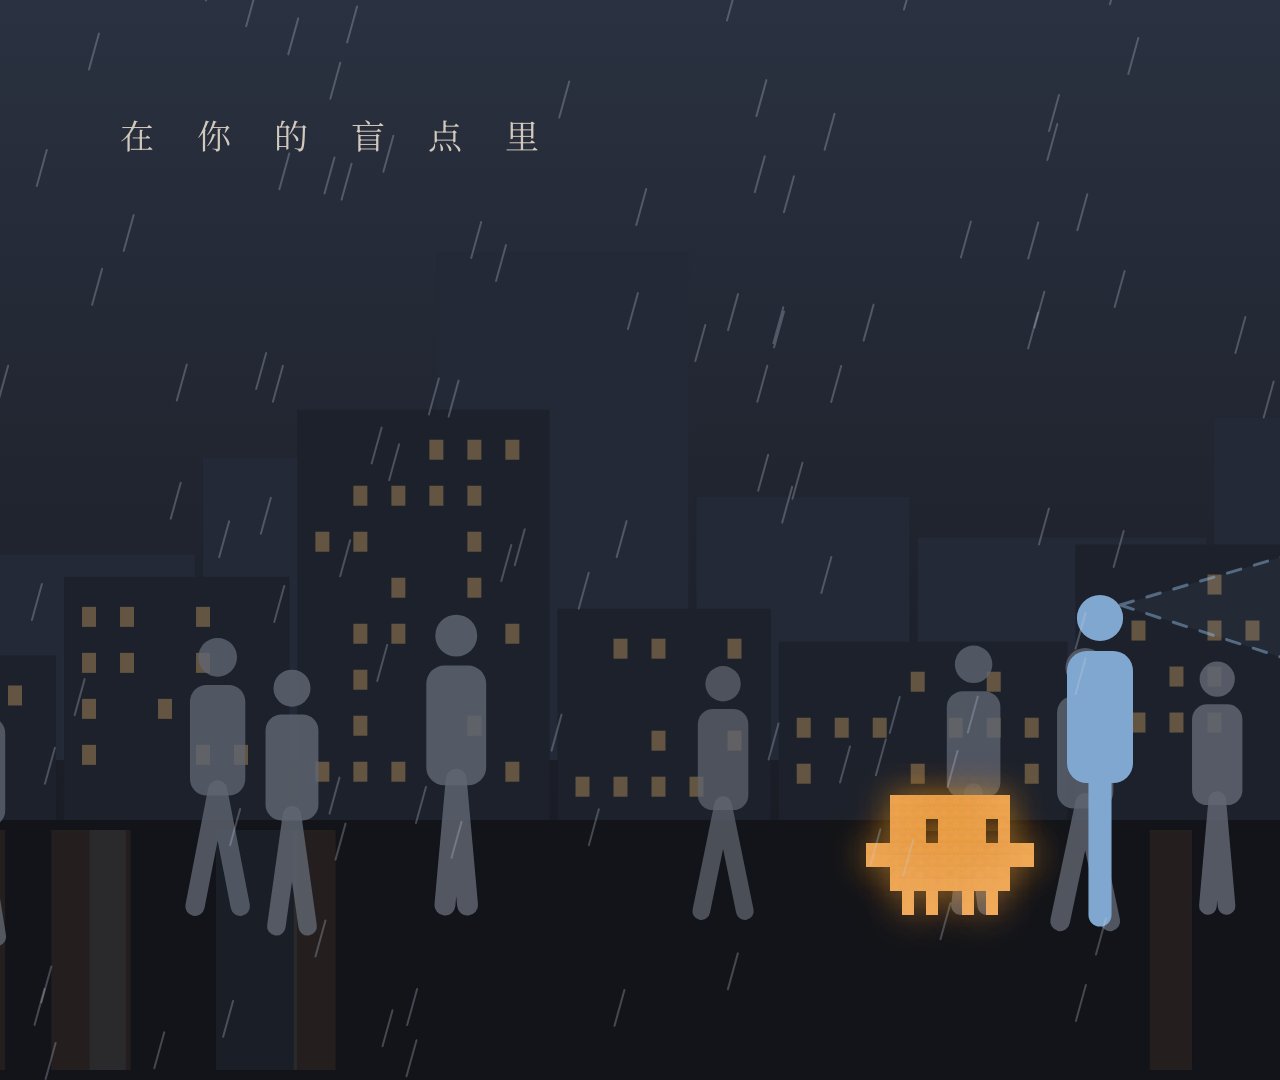
<file: opus-video/ci-bu-da-yi/previews/plan-c.html>
<!doctype html>
<html lang="zh-CN"><head><meta charset="utf-8">
<link rel="stylesheet" href="../fonts/fonts.css">
<style>
  html,body { margin:0; width:1920px; height:1080px; overflow:hidden; background:#1A1D24; }
  canvas { position:absolute; inset:0; }
  #cap { position:absolute; left:120px; top:110px; font:400 34px "Noto Serif SC"; letter-spacing:.5em; color:rgba(240,228,210,.85); }
</style></head><body>
<canvas id="c" width="1920" height="1080"></canvas>
<div id="cap">在 你 的 盲 点 里</div>
<script src="../lib.js"></script><script src="../sprite.js"></script>
<script>
// Plan C "盲点": one long sideways tracking shot through a rainy, crowded street.
// Everyone is grey. "You" (cool blue) walks right; "I" (the only warm colour) keep pace exactly behind you,
// inside the blind spot of your field of view. The camera tracks you; the city scrolls by in parallax.
const c = $('c'), g = c.getContext('2d');
function person(x, ground, h, col, phase, t) { // walking silhouette, legs swing at 1.6 Hz
  const sw = Math.sin(t * 2 * Math.PI * .8 + phase) * h * .09, bob = Math.abs(Math.sin(t * 2 * Math.PI * .8 + phase)) * h * .012;
  const y = ground - bob; g.fillStyle = col; g.strokeStyle = col; g.lineCap = 'round';
  g.beginPath(); g.arc(x, y - h * .9, h * .07, 0, 7); g.fill();
  g.beginPath(); g.roundRect(x - h * .1, y - h * .8, h * .2, h * .4, h * .06); g.fill();
  g.lineWidth = h * .07; g.beginPath(); g.moveTo(x, y - h * .42); g.lineTo(x + sw, y); g.moveTo(x, y - h * .42); g.lineTo(x - sw, y); g.stroke(); }
function skyline(off, base, hMin, hMax, col, seed, wnd) {
  g.fillStyle = col; let x = -((off % 2400) + 2400) % 2400 - 200, i = 0;
  while (x < 2100) { const w = 120 + rnd(seed + i) * 180, h = hMin + rnd(seed + i + 50) * (hMax - hMin);
    g.fillRect(x, base - h, w - 8, h);
    if (wnd) for (let yy = base - h + 30; yy < base - 40; yy += 46) for (let xx = x + 18; xx < x + w - 30; xx += 38)
      if (rnd(xx * 3 + yy) > .62) { g.fillStyle = 'rgba(232,180,110,.35)'; g.fillRect(xx, yy, 14, 20); g.fillStyle = col; }
    x += w; i++; } }
window.render = function (t) {
  const cam = t * 140; // tracking speed (px/s) at the "you" layer
  const sky = g.createLinearGradient(0, 0, 0, 1080); sky.addColorStop(0, '#2A3140'); sky.addColorStop(1, '#14161C');
  g.fillStyle = sky; g.fillRect(0, 0, 1920, 1080);
  skyline(cam * .15, 760, 200, 520, '#232936', 1, false);
  skyline(cam * .4, 820, 160, 420, '#1C212B', 2, true);
  // wet street with reflections
  g.fillStyle = '#121419'; g.fillRect(0, 820, 1920, 260);
  for (let i = 0; i < 18; i++) { const x = ((rnd(i) * 2400 - cam * .9) % 2400 + 2400) % 2400 - 200;
    g.fillStyle = `rgba(${rnd(i + 3) > .5 ? '232,163,90' : '110,150,190'},.08)`; g.fillRect(x, 830, 30 + rnd(i + 7) * 60, 240); }
  // crowd: grey pedestrians at various speeds, some walking left
  const G = 905;
  for (let i = 0; i < 16; i++) { const dir = rnd(i + 11) > .35 ? 1 : -1, v = 60 + rnd(i + 13) * 80;
    const x = ((rnd(i + 17) * 2600 + (dir * v - 140) * t) % 2600 + 2600) % 2600 - 300;
    person(x, G + rnd(i + 19) * 40, 250 + rnd(i + 23) * 50, `rgba(96,102,114,${.55 + rnd(i) * .3})`, i, t); }
  // vision cone of "you": dashed wedge pointing forward, blind spot behind
  const yx = 1100, ix = yx - 210;
  g.save(); g.setLineDash([14, 14]); g.strokeStyle = 'rgba(150,190,230,.45)'; g.lineWidth = 3;
  g.beginPath(); g.moveTo(yx + 20, G - 300); g.lineTo(yx + 760, G - 520); g.moveTo(yx + 20, G - 300); g.lineTo(yx + 760, G - 60); g.stroke();
  g.fillStyle = 'rgba(150,190,230,.06)'; g.beginPath(); g.moveTo(yx + 20, G - 300); g.lineTo(yx + 760, G - 520); g.lineTo(yx + 760, G - 60); g.fill(); g.restore();
  person(yx, G + 10, 330, '#7FA7CF', 0, t);
  // "I": warm, smaller, glowing, exactly in step behind
  drawSprite(g, walkPose(t), ix + 60, G + 10, 12, '#F0AA5A', '#2A1E14', false, 40);
  // rain streaks
  g.strokeStyle = 'rgba(200,210,225,.28)'; g.lineWidth = 2;
  for (let i = 0; i < 160; i++) { const x = rnd(i + 700) * 2000, y = ((rnd(i + 800) * 1100 + t * 1400) % 1100) - 40;
    g.beginPath(); g.moveTo(x, y); g.lineTo(x - 10, y + 36); g.stroke(); }
};
boot(['400 40px "Noto Serif SC"'], '在你的盲点里');
</script></body></html>
</file>
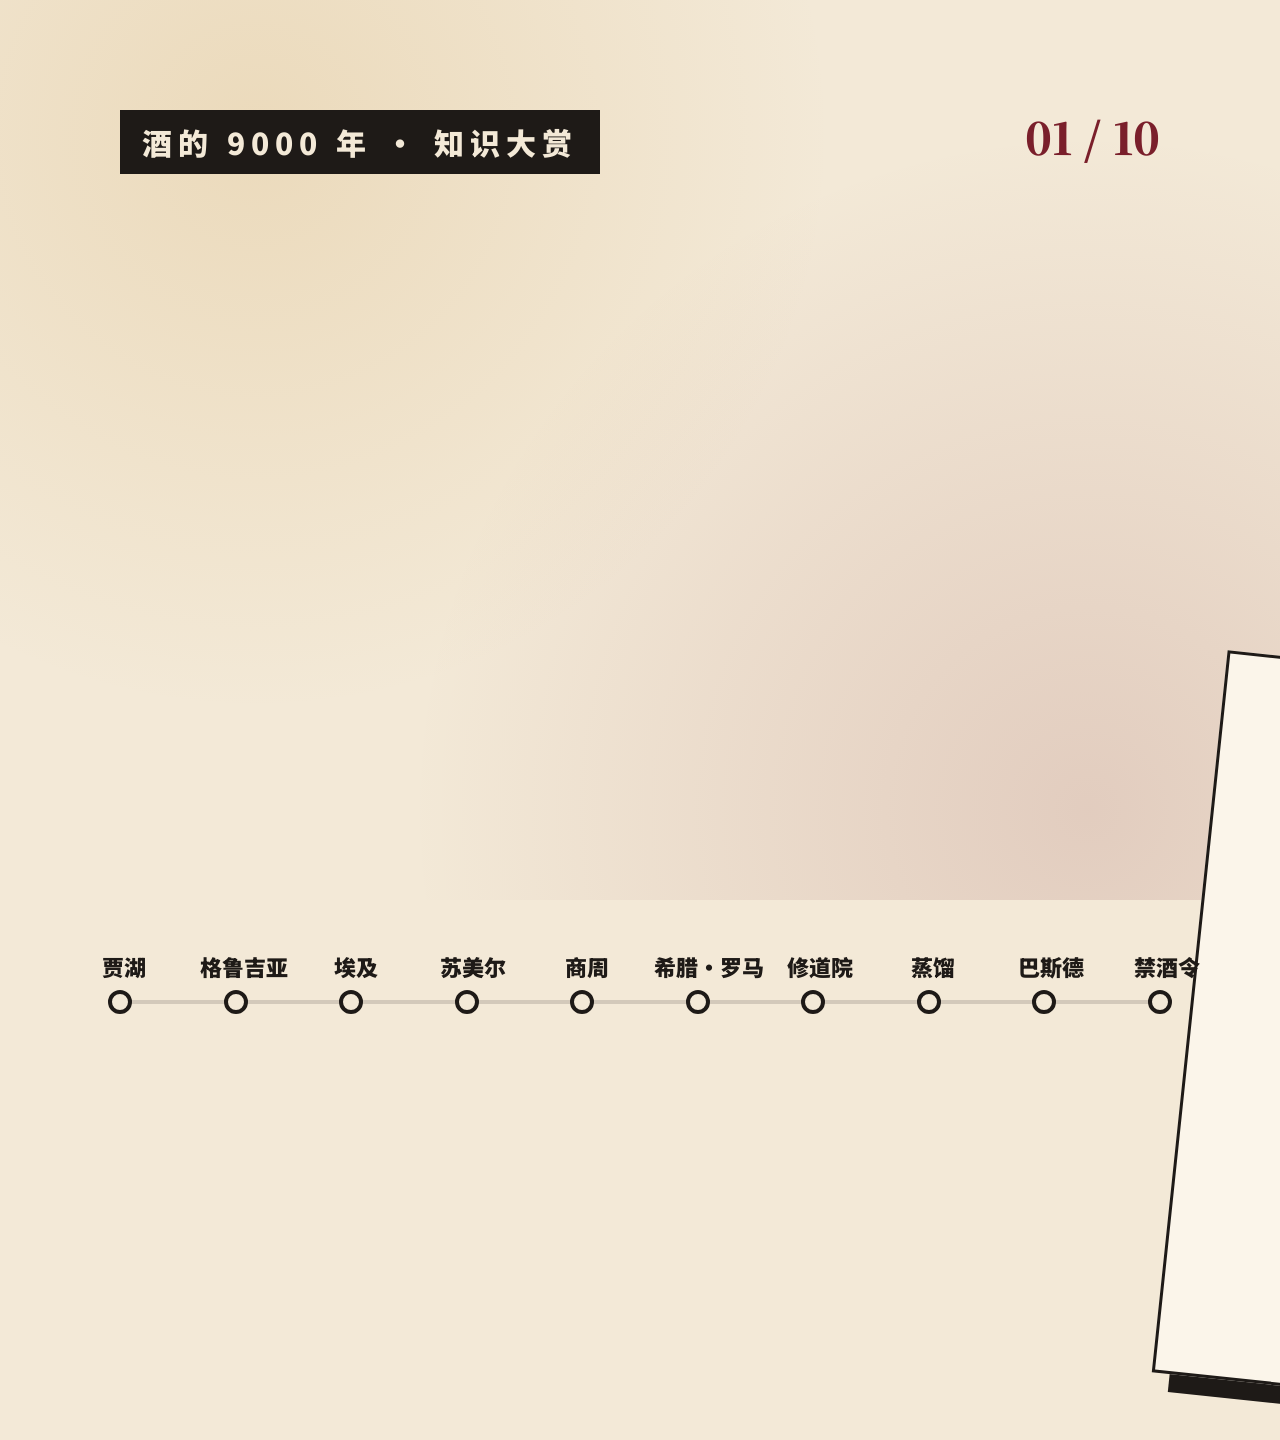
<file: opus-video/wine-history/previews/plan-a.html>
<!doctype html>
<html lang="zh-CN"><head><meta charset="utf-8">
<link rel="stylesheet" href="../fonts/fonts.css">
<style>
  :root { --paper:#F3E9D7; --wine:#7A1F2B; --gold:#C8963E; --ink:#1E1A17; }
  html,body { margin:0; width:1920px; height:1080px; overflow:hidden; background:var(--paper); }
  body { font-family:"Noto Sans SC",sans-serif; color:var(--ink); }
  #stage { position:absolute; inset:0; transform-origin:960px 540px; }
  .grain { position:absolute; inset:0; background:
      radial-gradient(circle at 20% 15%, rgba(200,150,62,.18), transparent 45%),
      radial-gradient(circle at 85% 90%, rgba(122,31,43,.14), transparent 50%); }
  .rule { position:absolute; left:120px; right:120px; height:2px; background:var(--ink); }
  #tag { position:absolute; left:120px; top:110px; font:900 30px "Noto Sans SC"; letter-spacing:.2em;
         background:var(--ink); color:var(--paper); padding:10px 22px; }
  #idx { position:absolute; right:120px; top:104px; font:900 44px "Noto Serif SC"; color:var(--wine); }
  #year { position:absolute; left:112px; top:210px; font:900 300px/1 "Noto Serif SC"; color:var(--wine);
          font-variant-numeric:tabular-nums; letter-spacing:-.02em; }
  #yearUnit { position:absolute; left:128px; top:525px; font:900 64px "Noto Sans SC"; }
  #place { position:absolute; left:128px; top:620px; font:400 40px "Noto Sans SC"; letter-spacing:.08em; }
  #place b { font-weight:900; color:var(--wine); }
  #title { position:absolute; left:120px; top:700px; font:900 104px/1.1 "Noto Serif SC"; white-space:nowrap; }
  #sub { position:absolute; left:128px; top:850px; font:400 40px "Noto Sans SC"; }
  #card { position:absolute; left:1150px; top:180px; width:640px; height:720px; background:#FBF5EA;
          border:3px solid var(--ink); box-shadow:18px 18px 0 var(--ink); transform-origin:50% 100%; }
  #card svg { position:absolute; inset:0; }
  #stamp { position:absolute; left:1040px; top:640px; width:210px; height:210px; border-radius:50%;
           border:6px solid var(--wine); color:var(--wine); display:flex; align-items:center; justify-content:center;
           text-align:center; font:900 34px/1.25 "Noto Sans SC"; transform-origin:50% 50%; background:#F3E9D7; }
  #line { position:absolute; left:120px; right:120px; top:1000px; height:4px; background:rgba(30,26,23,.15); }
  #lineFill { position:absolute; left:0; top:0; bottom:0; background:var(--wine); }
  .dot { position:absolute; top:-10px; width:24px; height:24px; border-radius:50%; background:var(--paper);
         border:4px solid var(--ink); box-sizing:border-box; }
  .dl { position:absolute; top:-50px; font:900 22px "Noto Sans SC"; transform:translateX(-40%); white-space:nowrap; }
</style></head><body>
<div id="stage">
  <div class="grain"></div>
  <div id="tag">酒的 9000 年 · 知识大赏</div>
  <div id="idx">01 / 10</div>
  <div id="year">9000</div>
  <div id="yearUnit">年前</div>
  <div id="place">中国 · 河南 <b>贾湖遗址</b></div>
  <div id="title">人类最早的酒</div>
  <div id="sub">稻米 ＋ 蜂蜜 ＋ 野果，一起发酵</div>
  <div id="card"><svg viewBox="0 0 640 720" id="svg">
    <defs><clipPath id="jarClip"><path id="jarPathC"/></clipPath></defs>
    <g id="bubbles"></g>
    <path id="jarPath" fill="#C9875A" stroke="#1E1A17" stroke-width="6"/>
    <g clip-path="url(#jarClip)"><rect id="liquid" x="0" width="640" height="720" fill="#E6B54A" opacity=".55"/></g>
    <path id="jarDeco" fill="none" stroke="#1E1A17" stroke-width="5" stroke-linecap="round"/>
    <g id="ing"></g>
  </svg></div>
  <div id="stamp">已知最早<br>的酒</div>
  <div id="line"><div id="lineFill"></div></div>
</div>
<script src="../lib.js"></script>
<script>
// jar silhouette (wide belly, narrow neck)
const JAR = "M250,250 C250,215 390,215 390,250 L380,300 C520,350 540,520 470,600 C430,650 210,650 170,600 C100,520 120,350 260,300 Z";
$('jarPath').setAttribute('d', JAR); $('jarPathC').setAttribute('d', JAR);
$('jarDeco').setAttribute('d', "M175,430 Q320,470 465,430 M190,480 Q320,520 450,480");
const NODES = ['贾湖','格鲁吉亚','埃及','苏美尔','商周','希腊·罗马','修道院','蒸馏','巴斯德','禁酒令'];
NODES.forEach((n, i) => { const x = i / 9 * 100;
  $('line').insertAdjacentHTML('beforeend', `<div class="dot" style="left:calc(${x}% - 12px)"></div><div class="dl" style="left:${x}%">${n}</div>`); });
// ingredients drop every other beat (100 BPM -> 0.6s/beat)
const ING = [ {t:1.2, c:'#F6F0DC', r:16, n:7, label:'稻米'}, {t:2.4, c:'#E8A93A', r:26, n:1, label:'蜂蜜'}, {t:3.6, c:'#B8302F', r:20, n:4, label:'野果'} ];
let bubHTML = ''; for (let i = 0; i < 14; i++) bubHTML += `<circle id="b${i}" r="${6 + rnd(i) * 8}" fill="none" stroke="#1E1A17" stroke-width="3"/>`;
$('bubbles').innerHTML = bubHTML;
let ingHTML = ''; ING.forEach((g, j) => { for (let k = 0; k < g.n; k++) ingHTML += `<circle id="i${j}_${k}" r="${g.r}" fill="${g.c}" stroke="#1E1A17" stroke-width="4"/>`;
  ingHTML += `<text id="il${j}" font-family="Noto Sans SC" font-weight="900" font-size="34" fill="#1E1A17" text-anchor="middle">${g.label}</text>`; });
$('ing').innerHTML = ingHTML;

window.render = function (t) {
  // camera: slow push-in all shot
  css($('stage'), { transform: `scale(${1 + 0.035 * easeInOut(t / 4.8)})` });
  const y = Math.round(9000 * easeOut(clamp(t / 1.2)));
  $('year').textContent = String(y);
  const yk = sp(t - 0.0, 'type');
  css($('year'), { transform: `translateY(${(1 - yk) * 80}px)`, opacity: clamp(t / 0.15) });
  [['yearUnit', .3], ['place', .6], ['title', .9], ['sub', 1.4]].forEach(([id, d]) => {
    const k = sp(t - d, 'type'); css($(id), { opacity: clamp((t - d) / .15), transform: `translateX(${(1 - k) * -60}px)` }); });
  const ck = sp(t - 0.2, 'card');
  css($('card'), { transform: `translateY(${(1 - ck) * 500}px) rotate(${(1 - ck) * 8 - 2}deg)` });
  const sk = sp(t - 4.2, 'toy');
  css($('stamp'), { opacity: clamp((t - 4.2) * 8), transform: `scale(${0.3 + 0.7 * sk}) rotate(${-14 + (1 - sk) * 30}deg)` });
  // ingredients fall into jar mouth then vanish; labels pop beside
  ING.forEach((g, j) => { for (let k = 0; k < g.n; k++) {
      const el = $(`i${j}_${k}`), lt = t - g.t - k * 0.04;
      const fall = clamp(lt / 0.45), x = 320 + (rnd(j * 9 + k) - .5) * 60, y0 = -40, y1 = 300;
      el.setAttribute('cx', x); el.setAttribute('cy', lerp(y0, y1, fall * fall));
      el.setAttribute('opacity', lt < 0 || fall >= 1 ? 0 : 1); }
    const lab = $(`il${j}`), lk = sp(t - g.t - .3, 'toy');
    lab.setAttribute('x', [130, 320, 510][j]); lab.setAttribute('y', 150 - lk * 30);
    lab.setAttribute('opacity', clamp((t - g.t - .3) * 6)); });
  // liquid rises with each ingredient, wobbles
  const lvl = 0.25 * spring(t - 1.55, 10, .7) + 0.25 * spring(t - 2.75, 10, .7) + 0.25 * spring(t - 3.95, 10, .7);
  $('liquid').setAttribute('y', 650 - lvl * 360);
  // fermentation bubbles after 2.4s, seeded & time-only
  for (let i = 0; i < 14; i++) { const b = $(`b${i}`), per = 1.2 + rnd(i + 3) * .8;
    const ph = ((t - 1.6) / per + rnd(i + 7)) % 1, on = t > 1.6 + rnd(i) * 1.5;
    b.setAttribute('cx', 220 + rnd(i + 1) * 200 + Math.sin(t * 3 + i) * 10);
    b.setAttribute('cy', 260 - ph * 220); b.setAttribute('opacity', on ? (1 - ph) : 0); }
  css($('lineFill'), { width: `${2 * smooth(0, 1.5, t)}%` });
};
boot(['900 40px "Noto Serif SC"', '900 40px "Noto Sans SC"', '400 40px "Noto Sans SC"'], document.body.innerText);
</script></body></html>
</file>
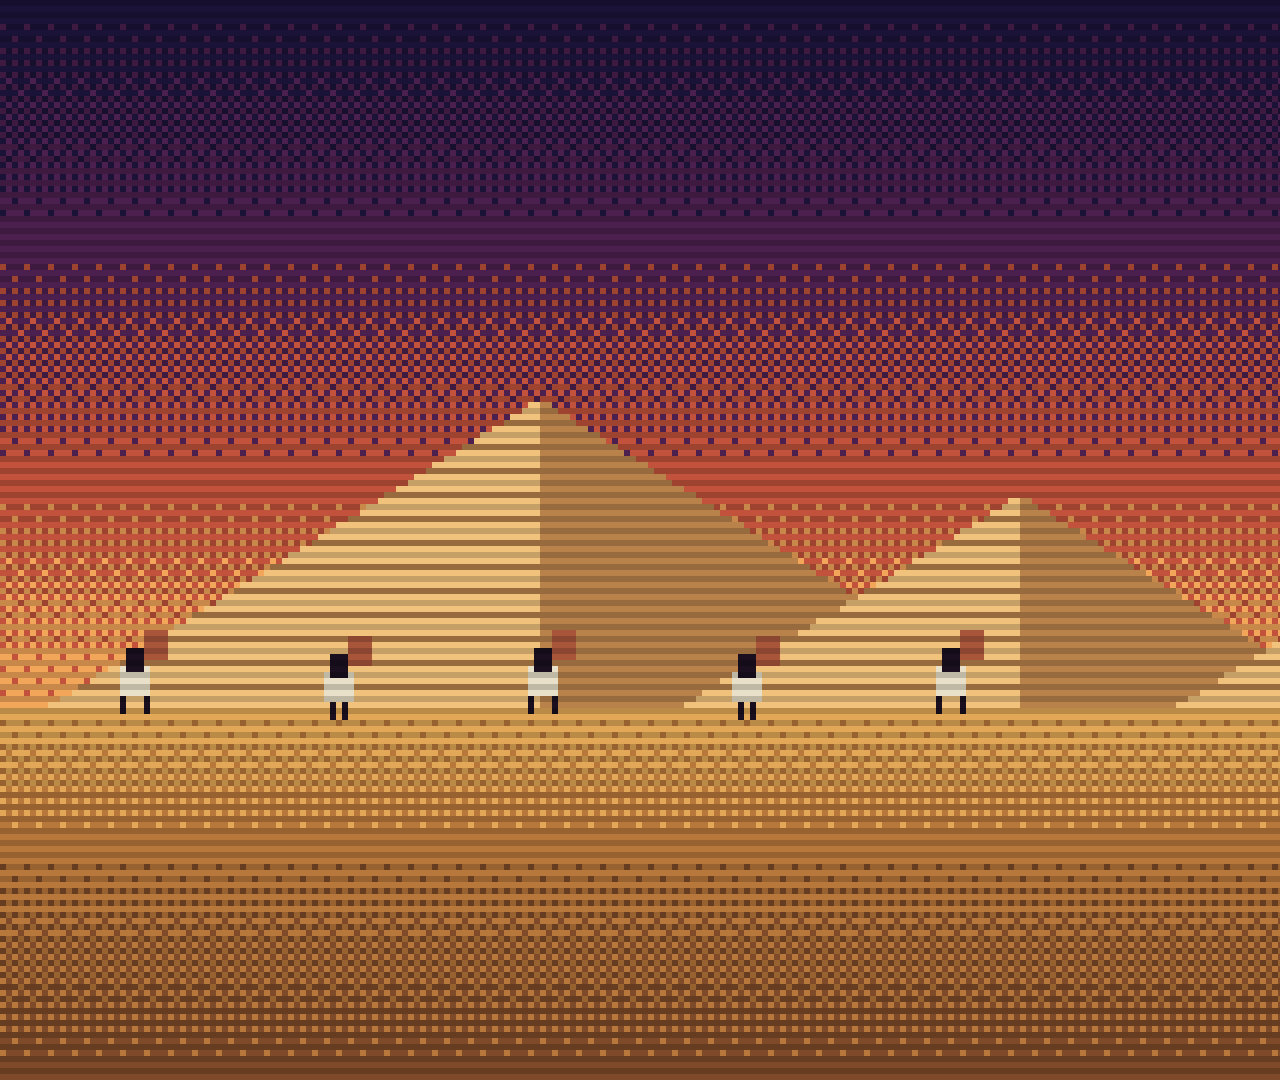
<file: opus-video/wine-history/previews/plan-b.html>
<!doctype html>
<html lang="zh-CN"><head><meta charset="utf-8">
<link rel="stylesheet" href="../fonts/fonts.css">
<style>
  html,body { margin:0; width:1920px; height:1080px; overflow:hidden; background:#000; }
  canvas { position:absolute; left:0; top:0; width:1920px; height:1080px; image-rendering:pixelated; }
</style></head><body>
<canvas id="c" width="320" height="180"></canvas>
<script src="../lib.js"></script>
<script>
// Logical 320x180 pixel canvas, scaled x6. Poses quantised to 8fps, camera smooth.
const c = $('c'), g = c.getContext('2d'); g.imageSmoothingEnabled = false;
const PAL = { sky0:'#1B1238', sky1:'#4B1F4E', sky2:'#C2523C', sky3:'#F2A65A', sun:'#FFE08A',
  sand0:'#E3A857', sand1:'#B9783B', sand2:'#7E4A2A', pyr0:'#F0C27B', pyr1:'#B8824A', ink:'#1A0F1F',
  jar:'#A8553A', jarD:'#6B2E24', beer:'#F5C04A', foam:'#FFF4D6', white:'#FFF4D6', red:'#E0483E' };
const px = (x, y, w, h, col) => { g.fillStyle = col; g.fillRect(Math.round(x), Math.round(y), w, h); };
// Bayer 4x4 dither between two colours for gradient bands
const BAY = [0,8,2,10,12,4,14,6,3,11,1,9,15,7,13,5];
function band(y0, y1, cA, cB) { for (let y = y0; y < y1; y++) { const k = (y - y0) / (y1 - y0);
  for (let x = 0; x < 320; x++) px(x, y, 1, 1, k * 16 > BAY[(y & 3) * 4 + (x & 3)] ? cB : cA); } }
// pixel text: draw with real font on an offscreen canvas, then threshold alpha -> hard pixels
const off = document.createElement('canvas'); off.width = 320; off.height = 40; const og = off.getContext('2d');
function ptext(str, x, y, size, col, shadow) {
  og.clearRect(0, 0, 320, 40); og.font = `900 ${size}px "Noto Sans SC"`; og.textBaseline = 'top';
  og.fillStyle = '#fff'; og.fillText(str, 0, 2);
  const d = og.getImageData(0, 0, 320, 40).data;
  for (let yy = 0; yy < 40; yy++) for (let xx = 0; xx < 320; xx++) if (d[(yy * 320 + xx) * 4 + 3] > 128) {
    if (shadow) px(x + xx + 1, y + yy + 1, 1, 1, shadow); }
  for (let yy = 0; yy < 40; yy++) for (let xx = 0; xx < 320; xx++) if (d[(yy * 320 + xx) * 4 + 3] > 128) px(x + xx, y + yy, 1, 1, col);
}
function pyramid(cx, base, h, sh) { for (let i = 0; i < h; i++) { const w = Math.round((h - i) * 1.6);
  px(cx - w, base - i, w, 1, PAL.pyr0); px(cx, base - i, w, 1, sh); if (i % 4 === 0) px(cx - w, base - i, w * 2, 1, PAL.pyr1); } }
function worker(x, y, f) { // 8fps two-frame walk, carrying a jar on shoulder
  const leg = f % 2; px(x + 1, y, 3, 3, PAL.ink); px(x, y + 3, 5, 5, '#E8E0C8'); px(x + 1, y + 3, 3, 1, PAL.ink);
  px(x + leg, y + 8, 1, 3, PAL.ink); px(x + 4 - leg, y + 8, 1, 3, PAL.ink); px(x + 4, y - 3, 4, 5, PAL.jar); }
function bigJar(x, y, t, f) { // drinking jar with reed straw, beer bubbles
  const rows = [6,10,13,15,16,16,16,15,14,12,10,7]; rows.forEach((w, i) => { px(x - w, y + i * 3, w * 2, 3, i < 2 ? PAL.jarD : PAL.jar);
    px(x - w, y + i * 3, 2, 3, PAL.jarD); });
  px(x - 6, y - 2, 12, 2, PAL.foam);
  for (let i = 0; i < 26; i++) px(x + 4 + i, y - 2 - i, 1, 1, '#C9B26A'); // reed straw
  for (let i = 0; i < 5; i++) { const ph = (f / 8 + rnd(i)) % 1; px(x - 4 + i * 2, y - 2 - ph * 10, 1, 1, PAL.foam); }
}
window.render = function (t) {
  const f = Math.floor(t * 8); // pose clock
  const cam = easeInOut(t / 4.8) * 12; // slow pan right
  band(0, 40, PAL.sky0, PAL.sky1); band(40, 80, PAL.sky1, PAL.sky2); band(80, 118, PAL.sky2, PAL.sky3);
  // sun: chunky circle
  for (let y = -14; y <= 14; y++) for (let x = -14; x <= 14; x++) if (x * x + y * y < 196) px(250 - cam * .3 + x, 92 + y, 1, 1, PAL.sun);
  g.save(); g.translate(-Math.round(cam), 0);
  pyramid(90, 118, 52, PAL.pyr1); pyramid(170, 118, 36, PAL.pyr1); pyramid(230, 118, 22, PAL.pyr1);
  band(118, 140, PAL.sand0, PAL.sand1); band(140, 180, PAL.sand1, PAL.sand2);
  for (let i = 0; i < 5; i++) worker(((t * 14 + i * 34) % 200) + 20, 108 + (i % 2), f + i);
  g.restore();
  bigJar(268, 132, t, f);
  // text panel (top-left), pops in by rows on beats
  const a = t > .3, b = t > 1.2, d = t > 2.4;
  if (a) { px(10, 10, 112, 18, PAL.ink); ptext('约4500年前·古埃及', 14, 11, 12, PAL.sun); }
  if (b) ptext('啤酒＝口粮', 12, 34, 30, PAL.white, PAL.ink);
  if (d) { ptext('每天按份领啤酒', 12, 92, 16, PAL.white, PAL.ink); } if (d) ptext('修金字塔的工人', 12, 72, 16, PAL.white, PAL.ink);
  // HUD: era counter like a game cartridge
  px(254, 6, 60, 14, PAL.ink); ptext('LV 03/10', 258, 6, 11, PAL.red);
  // scanlines
  g.fillStyle = 'rgba(0,0,0,.18)'; for (let y = 0; y < 180; y += 2) g.fillRect(0, y, 320, 1);
};
boot(['900 12px "Noto Sans SC"'], '约4500年前·古埃及啤酒＝口粮修金字塔的工人，每天按份领');
</script></body></html>
</file>
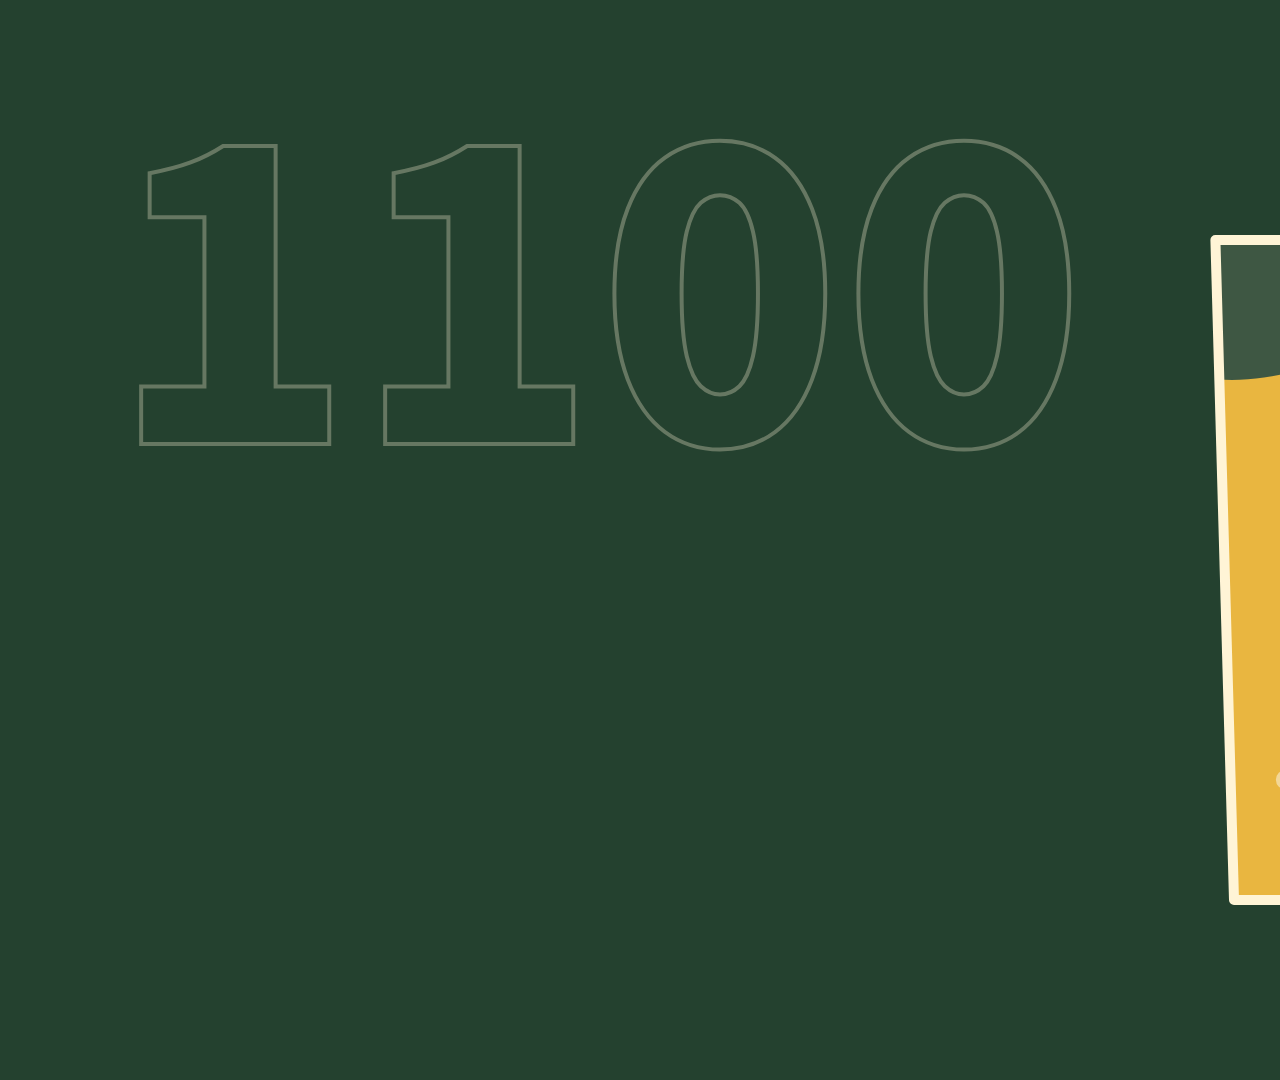
<file: opus-video/wine-history/previews/plan-c.html>
<!doctype html>
<html lang="zh-CN"><head><meta charset="utf-8">
<link rel="stylesheet" href="../fonts/fonts.css">
<style>
  html,body { margin:0; width:1920px; height:1080px; overflow:hidden; background:#24412F; }
  canvas { position:absolute; inset:0; }
  .t { position:absolute; white-space:nowrap; }
  #yr { left:110px; top:70px; font:900 400px/1 "Noto Sans SC";
        color:transparent; -webkit-text-stroke:4px rgba(255,244,214,.3); font-variant-numeric:tabular-nums; }
  #cap { left:120px; bottom:200px; font:900 110px/1.05 "Noto Sans SC"; color:#FFF4D6; }
  #era { left:128px; bottom:340px; font:400 40px "Noto Serif SC"; color:#FFF4D6; letter-spacing:.15em; }
  #note { left:128px; bottom:120px;
          font:400 36px/1.5 "Noto Sans SC"; color:rgba(255,244,214,.85); }
</style></head><body>
<div class="t" id="yr"></div>
<canvas id="c" width="1920" height="1080"></canvas>
<div class="t" id="era"></div><div class="t" id="cap"></div><div class="t" id="note"></div>
<script src="../lib.js"></script>
<script>
// One vessel, defined as a half-width profile w(y), y: 0 bottom -> 1 rim. Morph = lerp of profiles.
const N = 80;
const VESSELS = {
  mug:   y => 0.30 + 0.03 * y,                                                       // monastery beer mug
  flask: y => y < 0.58 ? Math.sqrt(Math.max(0, 0.29 * 0.29 - (y - 0.29) ** 2)) * 1.25 // alembic flask
                       : 0.075 + 0.02 * smooth(0.9, 1, y),
};
const prof = (name) => Array.from({ length: N + 1 }, (_, i) => VESSELS[name](i / N));
const A = prof('mug'), B = prof('flask');
const SCENES = [
  { t: 0,   bg: '#24412F', yr: '1100', era: '公元 1100 年前后 · 欧洲修道院', cap: '修士酿啤酒', note: '修士们一边祈祷，一边改良酿酒手艺' },
  { t: 2.4, bg: '#9C4A25', yr: '1300', era: '公元 1300 年前后 · 炼金术士',   cap: '蒸馏出「生命之水」', note: '把酒加热再冷凝，越蒸越烈——烈酒登场' },
];
const c = $('c'), g = c.getContext('2d');
function vessel(cx, base, H, Wd, p, level, t, liq) {
  const path = () => { g.beginPath(); g.moveTo(cx, base);
    for (let i = 0; i <= N; i++) g.lineTo(cx + p[i] * Wd, base - i / N * H);
    for (let i = N; i >= 0; i--) g.lineTo(cx - p[i] * Wd, base - i / N * H); g.closePath(); };
  // glass body
  path(); g.fillStyle = 'rgba(255,244,214,.12)'; g.fill();
  // liquid clipped to body, with a wavy surface
  g.save(); path(); g.clip(); const ly = base - level * H;
  g.beginPath(); g.moveTo(cx - Wd, base + 10);
  for (let x = -Wd; x <= Wd; x += 8) g.lineTo(cx + x, ly + Math.sin(x / 40 + t * 4) * 8);
  g.lineTo(cx + Wd, base + 10); g.closePath(); g.fillStyle = liq; g.fill();
  for (let i = 0; i < 18; i++) { const ph = (t * (0.5 + rnd(i) * .5) + rnd(i + 9)) % 1;
    g.beginPath(); g.arc(cx + (rnd(i + 2) - .5) * Wd * .5, base - ph * level * H, 5 + rnd(i) * 6, 0, 7);
    g.fillStyle = 'rgba(255,255,255,.45)'; g.fill(); }
  g.restore();
  path(); g.lineWidth = 10; g.strokeStyle = '#FFF4D6'; g.lineJoin = 'round'; g.stroke();
}
const mix = (c1, c2, k) => { const h = s => [1, 3, 5].map(i => parseInt(s.substr(i, 2), 16));
  const a = h(c1), b = h(c2); return `rgb(${a.map((v, i) => Math.round(lerp(v, b[i], k))).join(',')})`; };
window.render = function (t) {
  const T = 2.4, mk = easeInOut((t - T + 0.3) / 0.9);           // morph straddles the bar line
  const p = A.map((v, i) => lerp(v, B[i], mk));
  const S = t < T ? SCENES[0] : SCENES[1];
  document.body.style.background = mix(SCENES[0].bg, SCENES[1].bg, smooth(T - .2, T + .2, t));
  g.clearRect(0, 0, 1920, 1080);
  // camera: gentle push + vessel bob; vessel occupies ~ 60% height
  const zoom = 1 + 0.05 * easeInOut(t / 4.8), bob = Math.sin(t * 2.6) * 6;
  g.save(); g.translate(1420, 540); g.scale(zoom, zoom); g.rotate(Math.sin(t * 1.3) * 0.02); g.translate(-1420, -540);
  vessel(1420, 900 + bob, 660, 620, p, lerp(0.8, 0.45, mk), t, mix('#E9B640', '#F3E3B0', mk));
  g.restore();
  // big outline year rolls between scenes
  const y = Math.round(lerp(1100, 1300, easeInOut((t - T + .3) / .9)));
  $('yr').textContent = `${y}`;
  // caption swap: old out, new in, never overlapping
  const local = t < T ? t : t - T, out = t < T ? smooth(T - .35, T - .05, t) : 0;
  [['era', .1], ['cap', .25], ['note', .6]].forEach(([id, d]) => {
    const k = sp(local - d, 'type'); $(id).textContent = S[id];
    css($(id), { opacity: clamp((local - d) / .15) * (1 - out), transform: `translateY(${(1 - k) * 50 + out * -30}px)` }); });
};
boot(['900 40px "Noto Sans SC"', '400 40px "Noto Sans SC"', '400 40px "Noto Serif SC"'], SCENES.map(s => s.era + s.cap + s.note + s.yr).join('') + '公元');
</script></body></html>
</file>
<file: opus-video/wine-history/fonts/fonts.css>
@font-face {
  font-family: 'Noto Sans SC';
  font-style: normal;
  font-display: block;
  font-weight: 400;
  src: url(./files/noto-sans-sc-5-400-normal.woff2) format('woff2');
  unicode-range: U+fee3,U+fef3,U+ff03-ff04,U+ff07,U+ff0a,U+ff17-ff19,U+ff1c-ff1d,U+ff20-ff3a,U+ff3c,U+ff3e-ff5b,U+ff5d,U+ff61-ff65,U+ff67-ff6a,U+ff6c,U+ff6f-ff78,U+ff7a-ff7d,U+ff80-ff84,U+ff86,U+ff89-ff8e,U+ff92,U+ff97-ff9b,U+ff9d-ff9f,U+ffe0-ffe4,U+ffe6,U+ffe9,U+ffeb,U+ffed,U+fffc,U+1f004,U+1f170-1f171,U+1f192-1f195,U+1f198-1f19a,U+1f1e6-1f1e8;
}
@font-face {
  font-family: 'Noto Sans SC';
  font-style: normal;
  font-display: block;
  font-weight: 400;
  src: url(./files/noto-sans-sc-25-400-normal.woff2) format('woff2');
  unicode-range: U+98dd,U+98e1-98e2,U+98e7-98ea,U+98ec,U+98ee-98ef,U+98f2,U+98f4,U+98fc-98fe,U+9903,U+9905,U+9908,U+990a,U+990c-990d,U+9913-9914,U+9918,U+991a-991b,U+991e,U+9921,U+9928,U+992c,U+992e,U+9935,U+9938-9939,U+993d-993e,U+9945,U+994b-994c,U+9951-9952,U+9954-9955,U+9957,U+995e,U+9963,U+9966-9969,U+996b-996c,U+996f,U+9974-9975,U+9977-9979,U+997d-997e,U+9980-9981,U+9983-9984,U+9987,U+998a-998b,U+998d-9991,U+9993-9995,U+9997-9998,U+99a5,U+99ab,U+99ad-99ae,U+99b1,U+99b3-99b4,U+99bc,U+99bf,U+99c1,U+99c3-99c6,U+99cc,U+99d0,U+99d2,U+99d5,U+99db,U+99dd,U+99e1,U+99ed,U+99f1,U+99ff,U+9a01,U+9a03-9a04,U+9a0e-9a0f,U+9a11-9a13,U+9a19,U+9a1b,U+9a28,U+9a2b,U+9a30,U+9a32,U+9a37,U+9a40,U+9a45,U+9a4a,U+9a4d-9a4e,U+9a52,U+9a55,U+9a57,U+9a5a-9a5b,U+9a5f,U+9a62,U+9a65,U+9a69,U+9a6b,U+9a6e,U+9a75,U+9a77-9a7a,U+9a7d;
}
@font-face {
  font-family: 'Noto Sans SC';
  font-style: normal;
  font-display: block;
  font-weight: 400;
  src: url(./files/noto-sans-sc-37-400-normal.woff2) format('woff2');
  unicode-range: U+8882,U+8884-8886,U+8888,U+888f,U+8892-8893,U+889b,U+88a2,U+88a4,U+88a6,U+88a8,U+88aa,U+88ae,U+88b1,U+88b4,U+88b7,U+88bc,U+88c0,U+88c6-88c9,U+88ce-88cf,U+88d1-88d3,U+88d8,U+88db-88dd,U+88df,U+88e1-88e3,U+88e5,U+88e8,U+88ec,U+88f0-88f1,U+88f3-88f4,U+88fc-88fe,U+8900,U+8902,U+8906-8907,U+8909-890c,U+8912-8915,U+8918-891b,U+8921,U+8925,U+892b,U+8930,U+8932,U+8934,U+8936,U+893b,U+893d,U+8941,U+894c,U+8955-8956,U+8959,U+895c,U+895e-8960,U+8966,U+896a,U+896c,U+896f-8970,U+8972,U+897b,U+897e,U+8980,U+8983,U+8985,U+8987-8988,U+898c,U+898f,U+8993,U+8997,U+899a,U+89a1,U+89a7,U+89a9-89aa,U+89b2-89b3,U+89b7,U+89c0,U+89c7,U+89ca-89cc,U+89ce-89d1,U+89d6,U+89da,U+89dc,U+89de,U+89e5,U+89e7,U+89eb,U+89ef,U+89f1,U+89f3-89f4,U+89f8,U+89ff,U+8a01-8a03,U+8a07-8a0a,U+8a0e-8a0f,U+8a13;
}
@font-face {
  font-family: 'Noto Sans SC';
  font-style: normal;
  font-display: block;
  font-weight: 400;
  src: url(./files/noto-sans-sc-100-400-normal.woff2) format('woff2');
  unicode-range: U+221a,U+2264,U+2464,U+25a0,U+3008,U+4e10,U+512a,U+5152,U+5201,U+5241,U+5340,U+5352,U+549a,U+54b2,U+54c6,U+54d7,U+54e1,U+5509,U+55c5,U+5618,U+5716,U+576f,U+5784,U+57a2,U+589f,U+5a20,U+5a25,U+5a29,U+5a34,U+5a7f,U+5ad6,U+5b09,U+5b5c,U+5bc7,U+5be6,U+5c27,U+5d2d,U+5dcd,U+5f1b,U+5f37,U+604d,U+6055,U+6073,U+60eb,U+61ff,U+62ce,U+62ed,U+6345,U+6390,U+63b0,U+63b7,U+64ae,U+64c2,U+64d2,U+6556,U+663c,U+667e,U+66d9,U+66f8,U+6756,U+6789,U+689d,U+68f1,U+695e,U+6975,U+6a1f,U+6b0a,U+6b61,U+6b87,U+6c5d,U+6c7e,U+6c92,U+6d31,U+6df9,U+6e0d,U+6e2d,U+6f31,U+6f3e,U+70b3,U+70bd,U+70ca,U+70e8,U+725f,U+733f,U+7396,U+739f,U+7459,U+74a7,U+75a1,U+75f0,U+76cf,U+76d4,U+7729,U+77aa,U+77b0,U+77e3,U+780c,U+78d5,U+7941,U+7977,U+797a,U+79c3,U+7a20,U+7a92,U+7b71,U+7bf1,U+7c9f,U+7eb6,U+7eca,U+7ef7,U+7f07,U+7f09,U+7f15,U+7f81,U+7fb9,U+8038,U+8098,U+80b4,U+8110,U+814b-814c,U+816e,U+818a,U+8205,U+8235,U+828b,U+82a5,U+82b7,U+82d4,U+82db,U+82df,U+8317,U+8338,U+8385-8386,U+83c1,U+83cf,U+8537,U+853b,U+854a,U+8715,U+8783,U+892a,U+8a71,U+8bb3,U+8d2e,U+8d58,U+8dbe,U+8f67,U+8fab,U+8fc4,U+8fe6,U+9023,U+9084,U+9091,U+916a,U+91c9,U+91dc,U+94b3,U+9502,U+9523,U+9551,U+956f,U+960e,U+962a,U+962e,U+9647,U+96f3,U+9739,U+97a0,U+97ed,U+983b,U+985e,U+988a,U+99ac,U+9a6f,U+9a87,U+9a8b,U+9ab7,U+9abc,U+9ac5,U+9e25,U+e608,U+e621,U+ff06,U+ff14-ff16;
}
@font-face {
  font-family: 'Noto Sans SC';
  font-style: normal;
  font-display: block;
  font-weight: 400;
  src: url(./files/noto-sans-sc-103-400-normal.woff2) format('woff2');
  unicode-range: U+60,U+631,U+2606,U+3014-3015,U+309c,U+33a1,U+4e52,U+4ec6,U+4f86,U+4f8d,U+4fde,U+4fef,U+500b,U+502a,U+515c,U+518a,U+51a5,U+51f3,U+5243,U+52c9,U+52d5,U+53a2,U+53ee,U+54ce,U+54fa,U+54fc,U+5580,U+5587,U+563f,U+56da,U+5792,U+5815,U+5960,U+59d7,U+5b78,U+5b9b,U+5be1,U+5c4e,U+5c51,U+5c6f,U+5c9a,U+5cfb,U+5d16,U+5ed6,U+5f27,U+5f6a,U+609a,U+60df,U+6168,U+61c8,U+6236,U+62f1,U+62fd,U+631a,U+6328,U+632b,U+6346,U+638f,U+63a0,U+63c9,U+655e,U+6590,U+6615,U+6627,U+66ae,U+66e6,U+66f0,U+67da,U+67ec,U+6813,U+6816,U+6869,U+6893,U+68ad,U+68f5,U+6977,U+6984,U+69db,U+6b72,U+6bb7,U+6ce3,U+6cfb,U+6d47,U+6da1,U+6dc4,U+6e43,U+6eaf,U+6eff,U+6f8e,U+7011,U+7063,U+7076,U+7096,U+70ba,U+70db,U+70ef,U+7119-711a,U+7172,U+718f,U+7194,U+727a,U+72d9,U+72ed,U+7325,U+73ae,U+73ba,U+73c0,U+73fe,U+7410,U+7426,U+7455,U+7554,U+7576,U+75ae,U+75b9,U+762b,U+766b,U+7682,U+7750,U+7779,U+7784,U+77eb,U+77ee,U+78f7,U+79e9,U+7a79,U+7b1b,U+7b28,U+7bf7,U+7db2,U+7ec5,U+7eee,U+7f14,U+7f1a,U+7fe1,U+8087,U+809b,U+81b3,U+8231,U+830e,U+835f,U+83e9,U+849c,U+851a,U+868a,U+8718,U+874e,U+8822,U+8910,U+8944,U+8a3b,U+8bb6,U+8bbc,U+8e72,U+8f9c,U+900d,U+904b,U+904e,U+9063,U+90a2,U+90b9,U+9119,U+94f2,U+952f,U+9576-9577,U+9593,U+95f8,U+961c,U+969b,U+96a7,U+96c1,U+9716,U+9761,U+97ad,U+97e7,U+98a4,U+997a,U+9a73,U+9b44,U+9e3d,U+9ecf,U+9ed4,U+ff11-ff12,U+fffd;
}
@font-face {
  font-family: 'Noto Sans SC';
  font-style: normal;
  font-display: block;
  font-weight: 400;
  src: url(./files/noto-sans-sc-104-400-normal.woff2) format('woff2');
  unicode-range: U+2003,U+2193,U+2462,U+4e19,U+4e2b,U+4e36,U+4ea8,U+4ed1,U+4ed7,U+4f51,U+4f63,U+4f83,U+50e7,U+5112,U+5167,U+51a4,U+51b6,U+5239,U+5265,U+532a,U+5351,U+537f,U+5401,U+548f,U+5492,U+54af,U+54b3,U+54bd,U+54d1,U+54df,U+554f,U+5564,U+5598,U+5632,U+56a3,U+56e7,U+574e,U+575d-575e,U+57d4,U+584c,U+58e4,U+5937,U+5955,U+5a05,U+5a1f,U+5a49,U+5ac2,U+5c39,U+5c61,U+5d0e,U+5de9,U+5e9a,U+5eb8,U+5f0a,U+5f13,U+5f6c,U+5f8c,U+603c,U+608d,U+611b,U+6127,U+62a0,U+62d0,U+634f,U+635e,U+63fd,U+6577,U+658b,U+65bc,U+660a,U+6643,U+6656,U+6703,U+6760,U+67af,U+67c4,U+67e0,U+6817,U+68cd,U+690e,U+6960,U+69b4,U+6a71,U+6aac,U+6b67,U+6bb4,U+6c55,U+6c70,U+6c82,U+6ca6,U+6cb8,U+6cbe,U+6ede,U+6ee5,U+6f4d,U+6f84,U+6f9c,U+7115,U+7121,U+722a,U+7261,U+7272,U+7280,U+72f8,U+7504,U+754f,U+75d8,U+767c,U+76ef,U+778e,U+77bb,U+77f6,U+786b,U+78b1,U+7948,U+7985,U+79be,U+7a83,U+7a8d,U+7eac,U+7eef,U+7ef8,U+7efd,U+7f00,U+803d,U+8086,U+810a,U+8165,U+819d,U+81a8,U+8214,U+829c,U+831c,U+832b,U+8367,U+83e0,U+83f1,U+8403,U+846b,U+8475,U+84b2,U+8513,U+8574,U+85af,U+86d9,U+86db,U+8acb,U+8bbd,U+8be0-8be1,U+8c0e,U+8d29,U+8d50,U+8d63,U+8f7f,U+9032,U+9042,U+90b1,U+90b5,U+9165,U+9175,U+94a6,U+94c5,U+950c,U+9610,U+9631,U+9699,U+973e,U+978d,U+97ec,U+97f6,U+984c,U+987d,U+9882,U+9965,U+996a,U+9972,U+9a8f,U+9ad3,U+9ae6,U+9cb8,U+9edb,U+e600,U+e60f,U+e611,U+ff05,U+ff0b;
}
@font-face {
  font-family: 'Noto Sans SC';
  font-style: normal;
  font-display: block;
  font-weight: 400;
  src: url(./files/noto-sans-sc-105-400-normal.woff2) format('woff2');
  unicode-range: U+5e,U+2190,U+250a,U+25bc,U+25cf,U+4e56,U+4ea9,U+4f3d,U+4f6c,U+4f88,U+4fa8,U+4fcf,U+5029,U+5188,U+51f9,U+5203,U+524a,U+5256,U+529d,U+5375,U+53db,U+541f,U+5435,U+5457,U+548b,U+54c7,U+54d4,U+54e9,U+556a,U+5589,U+55bb,U+55e8,U+55ef,U+563b,U+566a,U+576a,U+58f9,U+598d,U+599e,U+59a8,U+5a9b,U+5ae3,U+5bb0,U+5bde,U+5c4c,U+5c60,U+5d1b,U+5deb,U+5df7,U+5e18,U+5f26,U+5f64,U+601c,U+6084,U+60e9,U+614c,U+6208,U+621a,U+6233,U+6254,U+62d8,U+62e6,U+62ef,U+6323,U+632a,U+633d,U+6361,U+6405,U+640f,U+6614,U+6642,U+6657,U+67a3,U+6808,U+683d,U+6850,U+6897,U+68b3,U+68b5,U+68d5,U+6a58,U+6b47,U+6b6a,U+6c28,U+6c90,U+6ca7,U+6cf5,U+6d51,U+6da9,U+6dc7,U+6dd1,U+6e0a,U+6e5b,U+6e9c,U+6f47,U+6f6d,U+70ad,U+70f9,U+710a,U+7130,U+71ac,U+745f,U+7476,U+7490,U+7529,U+7538,U+75d2,U+7696,U+76b1,U+76fc,U+777f,U+77dc,U+789f,U+795b,U+79bd,U+79c9,U+7a3b,U+7a46,U+7aa5,U+7ad6,U+7ca5,U+7cb9,U+7cdf,U+7d6e,U+7f06,U+7f38,U+7fa1,U+7fc1,U+8015,U+803b,U+80a2,U+80aa,U+8116,U+813e,U+82bd,U+8305,U+8328,U+8346,U+846c,U+8549,U+859b,U+8611,U+8680,U+87f9,U+884d,U+8877,U+888d,U+88d4,U+898b,U+8a79,U+8a93,U+8c05,U+8c0d,U+8c26,U+8d1e,U+8d31,U+8d81,U+8e22,U+8e81,U+8f90,U+8f96,U+90ca,U+916c,U+917f,U+9187,U+918b,U+9499,U+94a9,U+9524,U+9540,U+958b,U+9600,U+9640,U+96b6,U+96c7,U+96ef,U+98d9,U+9976,U+997f,U+9a74,U+9a84,U+9c8d,U+9e26,U+9e9f,U+ad6d,U+c5b4,U+d55c,U+ff0f;
}
@font-face {
  font-family: 'Noto Sans SC';
  font-style: normal;
  font-display: block;
  font-weight: 400;
  src: url(./files/noto-sans-sc-106-400-normal.woff2) format('woff2');
  unicode-range: U+b0,U+2191,U+2460-2461,U+25c6,U+300e-300f,U+4e1b,U+4e7e,U+4ed5,U+4ef2,U+4f10,U+4f1e,U+4f50,U+4fa6,U+4faf,U+5021,U+50f5,U+5179,U+5180,U+51d1,U+522e,U+52a3,U+52c3,U+52cb,U+5300,U+5319,U+5320,U+5349,U+5395,U+53d9,U+541e,U+5428,U+543e,U+54b1,U+54c0,U+54d2,U+570b,U+5858,U+58f6,U+5974,U+59a5,U+59e8,U+59ec,U+5a36,U+5a9a,U+5ab3,U+5b99,U+5baa,U+5ce1,U+5d14,U+5d4c,U+5dc5,U+5de2,U+5e99,U+5e9e,U+5f18,U+5f66,U+5f70,U+6070,U+60d5,U+60e7,U+6101,U+611a,U+61be,U+6241,U+6252,U+626f,U+6296,U+62bc,U+62cc,U+6380,U+63a9,U+644a,U+6454,U+64a9,U+64b8,U+6500,U+6572,U+65a5,U+65a9,U+65ec,U+660f,U+6749,U+6795,U+67ab,U+68da,U+6912,U+6bbf,U+6bef,U+6cab,U+6cca,U+6ccc,U+6cfc,U+6d3d,U+6d78,U+6dee,U+6e17,U+6e34,U+6e83,U+6ea2,U+6eb6,U+6f20,U+6fa1,U+707f,U+70d8,U+70eb,U+714c,U+714e,U+7235,U+7239,U+73ca,U+743c,U+745c,U+7624,U+763e,U+76f2,U+77db,U+77e9,U+780d,U+7838,U+7845,U+78ca,U+796d,U+7a84,U+7aed,U+7b3c,U+7eb2,U+7f05,U+7f20,U+7f34,U+7f62,U+7fc5,U+7fd8,U+7ff0,U+800d,U+8036,U+80ba,U+80be,U+80c0-80c1,U+8155,U+817a,U+8180,U+81e3,U+8206,U+8247,U+8270,U+8299,U+82ad,U+8304,U+8393,U+83b9,U+840d,U+8427,U+8469,U+8471,U+84c4,U+84ec,U+853d,U+8681-8682,U+8721,U+8854,U+88d5,U+88f9,U+8bc0,U+8c0a,U+8c29,U+8c2d,U+8d41,U+8dea,U+8eb2,U+8f9f,U+903b,U+903e,U+9102,U+9493,U+94a5,U+94f8,U+95f7,U+9706,U+9709,U+9774,U+98a0,U+9e64,U+9f9f,U+e603;
}
@font-face {
  font-family: 'Noto Sans SC';
  font-style: normal;
  font-display: block;
  font-weight: 400;
  src: url(./files/noto-sans-sc-107-400-normal.woff2) format('woff2');
  unicode-range: U+200b,U+2103,U+4e18,U+4e27-4e28,U+4e38,U+4e59,U+4e8f,U+4ead,U+4ec7,U+4fe9,U+503a,U+5085,U+5146,U+51af,U+51f8,U+52ab,U+5339,U+535c,U+5378,U+538c,U+5398,U+53f9,U+5415,U+5475,U+54aa,U+54ac,U+54b8,U+5582,U+5760,U+5764,U+57cb,U+5835,U+5885,U+5951,U+5983,U+59da,U+5a77,U+5b5d,U+5b5f,U+5bb5,U+5bc2,U+5be8,U+5bfa,U+5c2c,U+5c34,U+5c41,U+5c48,U+5c65,U+5cad,U+5e06,U+5e42,U+5ef7,U+5f17,U+5f25,U+5f6d,U+5f79,U+6028,U+6064,U+6068,U+606d,U+607c,U+6094,U+6109,U+6124,U+6247,U+626d,U+6291,U+629a,U+62ac,U+62b9,U+62fe,U+6324,U+6349,U+6367,U+6398,U+6495,U+64a4,U+64b0,U+64bc,U+64ce,U+658c,U+65ed,U+6602,U+6674,U+6691,U+66a8,U+674f,U+679a,U+67ef,U+67f4,U+680b,U+6876,U+68a8,U+6a59,U+6a61,U+6b20,U+6bc5,U+6d12,U+6d46,U+6d8c,U+6dc0,U+6e14,U+6e23,U+6f06,U+7164,U+716e,U+7199,U+71e5,U+72ac,U+742a,U+755c,U+75ab,U+75b2,U+75f4,U+7897,U+78b3,U+78c5,U+7978,U+79fd,U+7a74,U+7b4b,U+7b5b,U+7ece,U+7ed2,U+7ee3,U+7ef3,U+7f50,U+7f55,U+7f9e,U+7fe0,U+809d,U+8106,U+814a,U+8154,U+817b,U+818f,U+81c2,U+81ed,U+821f,U+82a6,U+82d1,U+8302,U+83c7,U+83ca,U+845b,U+848b,U+84c9,U+85e4,U+86ee,U+8700,U+8774,U+8881,U+8c1c,U+8c79,U+8d2a,U+8d3c,U+8eba,U+8f70,U+8fa9,U+8fb1,U+900a,U+9017,U+901d,U+9022,U+906e,U+946b,U+94dd,U+94ed,U+953b,U+95ef,U+95fa,U+95fd,U+96c0,U+971e,U+9753,U+9756,U+97e6,U+9881,U+9887,U+9b4f,U+9e2d,U+9f0e,U+e601-e602,U+e604-e605,U+ff5c;
}
@font-face {
  font-family: 'Noto Sans SC';
  font-style: normal;
  font-display: block;
  font-weight: 400;
  src: url(./files/noto-sans-sc-108-400-normal.woff2) format('woff2');
  unicode-range: U+24,U+4e08,U+4e43,U+4e4f,U+4ef0,U+4f2a,U+507f,U+50ac,U+50bb,U+5151,U+51bb,U+51f6,U+51fd,U+5272,U+52fe,U+5362,U+53c9,U+53d4,U+53e0,U+543b,U+54f2,U+5507,U+5524,U+558a,U+55b5,U+561b,U+56ca,U+5782,U+57c3,U+5893,U+5915,U+5949,U+5962,U+59ae,U+59dc,U+59fb,U+5bd3,U+5c38,U+5cb3,U+5d07,U+5d29,U+5de1,U+5dfe,U+5e15,U+5eca,U+5f2f,U+5f7c,U+5fcc,U+6021,U+609f,U+60f9,U+6108,U+6148,U+6155,U+6170,U+61d2,U+6251,U+629b,U+62ab,U+62e8,U+62f3,U+6321,U+6350,U+6566,U+659c,U+65e8,U+6635,U+6655,U+6670,U+66f9,U+6734,U+679d,U+6851,U+6905,U+6b49,U+6b96,U+6c1b,U+6c41,U+6c6a,U+6c83,U+6cf3,U+6d9b,U+6dcb,U+6e1d,U+6e20-6e21,U+6eaa,U+6ee4,U+6ee9,U+6f58,U+70e4,U+722c,U+7262,U+7267,U+72b9,U+72e0,U+72ee,U+72f1,U+7334,U+73ab,U+7433,U+7470,U+758f,U+75d5,U+764c,U+7686,U+76c6,U+76fe,U+7720,U+77e2,U+7802,U+7816,U+788d,U+7891,U+7a00,U+7a9d,U+7b52,U+7bad,U+7c98,U+7cca,U+7eba,U+7eea,U+7ef5,U+7f1d,U+7f69,U+806a,U+809a,U+80bf,U+80c3,U+81c0,U+820c,U+82ac,U+82af,U+82cd,U+82d7,U+838e,U+839e,U+8404,U+84b8,U+852c,U+8587,U+8650,U+8679,U+86c7,U+8702,U+87ba,U+886b-886c,U+8870,U+8c10,U+8c23,U+8c6b,U+8d3e,U+8d4b-8d4c,U+8d64,U+8d6b,U+8d74,U+8e29,U+8f69,U+8f74,U+8fb0,U+8fdf,U+901b,U+9038,U+9093,U+9171,U+9489,U+94ae,U+94c3,U+9508,U+9510,U+9601,U+9614,U+964c,U+9675,U+971c,U+97f5,U+9888,U+98d8,U+9971,U+9aa4,U+9e3f,U+9e45,U+9e4f,U+9e70,U+9f7f,U+e715;
}
@font-face {
  font-family: 'Noto Sans SC';
  font-style: normal;
  font-display: block;
  font-weight: 400;
  src: url(./files/noto-sans-sc-109-400-normal.woff2) format('woff2');
  unicode-range: U+a5,U+2192,U+2605,U+4e11,U+4e22,U+4e32,U+4f0d,U+4f0f,U+4f69,U+4ff1,U+50b2,U+5154,U+51dd,U+51f0,U+5211,U+5269,U+533f,U+5366-5367,U+5389,U+5413,U+5440,U+5446,U+5561,U+574a,U+5751,U+57ab,U+5806,U+5821,U+582a,U+58f3,U+5938,U+5948,U+5978,U+59d1,U+5a03,U+5a07,U+5ac1,U+5acc,U+5ae9,U+5bb4,U+5bc4,U+5c3f,U+5e3d,U+5e7d,U+5f92,U+5faa,U+5fe0,U+5ffd,U+6016,U+60a0,U+60dc,U+60e8,U+614e,U+6212,U+6284,U+62c6,U+62d3-62d4,U+63f4,U+642c,U+6478,U+6491-6492,U+64e6,U+6591,U+65a4,U+664b,U+6735,U+6746,U+67f1,U+67f3,U+6842,U+68af,U+68c9,U+68cb,U+6a31,U+6b3a,U+6bc1,U+6c0f,U+6c27,U+6c57,U+6cc4,U+6ce5,U+6d2a,U+6d66,U+6d69,U+6daf,U+6e58,U+6ecb,U+6ef4,U+707e,U+7092,U+70ab,U+71d5,U+7275,U+7384,U+73b2,U+7434,U+74e6,U+74f7,U+75bc,U+76c8,U+76d0,U+7709,U+77ac,U+7855,U+78a7,U+78c1,U+7a77,U+7b79,U+7c92,U+7cae,U+7cd5,U+7ea4,U+7eb5,U+7ebd,U+7f5a,U+7fd4,U+7ffc,U+8083,U+8096,U+80a0,U+80d6,U+80de,U+8102,U+8109,U+810f,U+8179,U+8292,U+82b3,U+8352,U+8361,U+83cc,U+841d,U+8461,U+8482,U+8521,U+857e,U+85aa,U+866b,U+8776,U+8896,U+889c,U+88f8,U+8a9e,U+8bc8,U+8bf8,U+8c0b,U+8c28,U+8d2b,U+8d2f,U+8d37,U+8d3a,U+8d54,U+8dc3,U+8dcc,U+8df5,U+8e0f,U+8e48,U+8f86,U+8f88,U+8f9e,U+8fc1,U+8fc8,U+8feb,U+9065,U+90a6,U+90aa,U+90bb,U+90c1,U+94dc,U+9521,U+9676,U+96d5,U+970d,U+9897,U+997c,U+9a70,U+9a76,U+9a9a,U+9ad4,U+9e23,U+9e7f,U+9f3b,U+e675,U+e6b9,U+ffe5;
}
@font-face {
  font-family: 'Noto Sans SC';
  font-style: normal;
  font-display: block;
  font-weight: 400;
  src: url(./files/noto-sans-sc-110-400-normal.woff2) format('woff2');
  unicode-range: U+300c-300d,U+4e54,U+4e58,U+4e95,U+4ec1,U+4f2f,U+4f38,U+4fa3,U+4fca,U+503e,U+5141,U+5144,U+517c,U+51cc,U+51ed,U+5242,U+52b2,U+52d2,U+52e4,U+540a,U+5439,U+5448,U+5496,U+54ed,U+5565,U+5761,U+5766,U+58ee,U+593a,U+594b,U+594f,U+5954,U+5996,U+59c6,U+59ff,U+5b64,U+5bff,U+5c18,U+5c1d,U+5c97,U+5ca9,U+5cb8,U+5e9f,U+5ec9,U+5f04,U+5f7b,U+5fa1,U+5fcd,U+6012,U+60a6,U+60ac,U+60b2,U+60ef,U+626e,U+6270,U+6276,U+62d6,U+62dc,U+6316,U+632f,U+633a,U+6355,U+63aa,U+6447,U+649e,U+64c5,U+654c,U+65c1,U+65cb,U+65e6,U+6606,U+6731,U+675c,U+67cf,U+67dc,U+6846,U+6b8b,U+6beb,U+6c61,U+6c88,U+6cbf,U+6cdb,U+6cea,U+6d45,U+6d53,U+6d74,U+6d82,U+6da8,U+6db5,U+6deb,U+6eda,U+6ee8,U+6f0f,U+706d,U+708e,U+70ae,U+70bc,U+70c2,U+70e6,U+7237-7238,U+72fc,U+730e,U+731b,U+739b,U+73bb,U+7483,U+74dc,U+74f6,U+7586,U+7626,U+775b,U+77ff,U+788e,U+78b0,U+7956,U+7965,U+79e6,U+7af9,U+7bee,U+7c97,U+7eb1,U+7eb7,U+7ed1,U+7ed5,U+7f6a,U+7f72,U+7fbd,U+8017,U+808c,U+80a9,U+80c6,U+80ce,U+8150,U+8170,U+819c,U+820d,U+8230,U+8239,U+827e,U+8377,U+8389,U+83b2,U+8428,U+8463,U+867e,U+88c2,U+88d9,U+8986,U+8bca,U+8bde,U+8c13,U+8c8c,U+8d21,U+8d24,U+8d56,U+8d60,U+8d8b,U+8db4,U+8e2a,U+8f68,U+8f89,U+8f9b,U+8fa8,U+8fbd,U+9003,U+90ce,U+90ed,U+9189,U+94bb,U+9505,U+95f9,U+963b,U+9655,U+966a,U+9677,U+96fe,U+9896,U+99a8,U+9a71,U+9a82,U+9a91,U+9b45,U+9ece,U+9f20,U+feff,U+ff0d;
}
@font-face {
  font-family: 'Noto Sans SC';
  font-style: normal;
  font-display: block;
  font-weight: 400;
  src: url(./files/noto-sans-sc-111-400-normal.woff2) format('woff2');
  unicode-range: U+4e4c,U+4e88,U+4ea1,U+4ea6,U+4ed3-4ed4,U+4eff,U+4f30,U+4fa7,U+4fc4,U+4fd7,U+500d,U+504f,U+5076-5077,U+517d,U+5192,U+51c9,U+51ef,U+5238,U+5251,U+526a,U+52c7,U+52df,U+52ff,U+53a6,U+53a8,U+53ec,U+5410,U+559d,U+55b7,U+5634,U+573e,U+5783,U+585e,U+586b,U+58a8,U+5999,U+59d3,U+5a1c,U+5a46,U+5b54-5b55,U+5b85,U+5b8b,U+5b8f,U+5bbf,U+5bd2,U+5c16,U+5c24,U+5e05,U+5e45,U+5e7c,U+5e84,U+5f03,U+5f1f,U+5f31,U+5f84,U+5f90,U+5fbd,U+5fc6,U+5fd9,U+5fe7,U+6052,U+6062,U+6089,U+60a3,U+60d1,U+6167,U+622a,U+6234,U+624e,U+6269,U+626c,U+62b5,U+62d2,U+6325,U+63e1,U+643a,U+6446,U+6562,U+656c,U+65e2,U+65fa,U+660c,U+6628,U+6652,U+6668,U+6676,U+66fc,U+66ff,U+6717,U+676d,U+67aa,U+67d4,U+6843,U+6881,U+68d2,U+695a,U+69fd,U+6a2a,U+6b8a,U+6c60,U+6c64,U+6c9f,U+6caa,U+6cc9,U+6ce1,U+6cfd,U+6d1b,U+6d1e,U+6d6e,U+6de1,U+6e10,U+6e7f,U+6f5c,U+704c,U+7070,U+7089,U+70b8,U+718a,U+71c3,U+723d,U+732a,U+73cd,U+7518,U+756a,U+75af,U+75be,U+75c7,U+76d2,U+76d7,U+7763,U+78e8,U+795d,U+79df,U+7c4d,U+7d2f,U+7ee9,U+7f13,U+7f8a,U+8000,U+8010,U+80af,U+80f6,U+80f8,U+8212,U+8273,U+82f9,U+83ab,U+83b1,U+83f2,U+8584,U+871c,U+8861,U+888b,U+88c1,U+88e4,U+8bd1,U+8bf1,U+8c31,U+8d5a,U+8d75-8d76,U+8de8,U+8f85,U+8fa3,U+8fc5,U+9006,U+903c,U+904d,U+9075,U+9178,U+9274,U+950b,U+9526,U+95ea,U+9636,U+9686,U+978b,U+987f,U+9a7e,U+9b42,U+9e1f,U+9ea6,U+9f13,U+9f84,U+ff5e;
}
@font-face {
  font-family: 'Noto Sans SC';
  font-style: normal;
  font-display: block;
  font-weight: 400;
  src: url(./files/noto-sans-sc-112-400-normal.woff2) format('woff2');
  unicode-range: U+23,U+3d,U+4e01,U+4e39,U+4e73,U+4ecd,U+4ed9,U+4eea,U+4f0a,U+4f1f,U+4f5b,U+4fa0,U+4fc3,U+501f,U+50a8,U+515a,U+5175,U+51a0,U+51c0,U+51e1,U+51e4,U+5200,U+520a,U+5224,U+523a,U+52aa,U+52b1,U+52b3,U+5348,U+5353,U+5360,U+5371,U+5377,U+539a,U+541b,U+5434,U+547c,U+54e6,U+5510,U+5531,U+5609,U+56f0,U+56fa,U+5733,U+574f,U+5851,U+5854,U+5899,U+58c1,U+592e,U+5939,U+5976,U+5986,U+59bb,U+5a18,U+5a74,U+5b59,U+5b87,U+5b97,U+5ba0,U+5bab,U+5bbd-5bbe,U+5bf8,U+5c0a,U+5c3a,U+5c4a,U+5e16,U+5e1d,U+5e2d,U+5e8a,U+6015,U+602a,U+6050,U+6069,U+6162,U+61c2,U+6293,U+6297,U+62b1,U+62bd,U+62df,U+62fc,U+6302,U+635f,U+638c,U+63ed,U+6458,U+6469,U+6563,U+6620,U+6653,U+6696-6697,U+66dd,U+675f,U+676f-6770,U+67d0,U+67d3,U+684c,U+6865,U+6885,U+68b0,U+68ee,U+690d,U+6b23,U+6b32,U+6bd5,U+6c89,U+6d01,U+6d25,U+6d89,U+6da6,U+6db2,U+6df7,U+6ed1,U+6f02,U+70c8,U+70df,U+70e7,U+7126,U+7236,U+7259,U+731c,U+745e,U+74e3,U+751a,U+751c,U+7532,U+7545,U+75db,U+7761,U+7a0d,U+7b51,U+7ca4,U+7cd6,U+7d2b,U+7ea0,U+7eb9,U+7ed8,U+7f18,U+7f29,U+8033,U+804a,U+80a4-80a5,U+80e1,U+817f,U+829d,U+82e6,U+8336,U+840c,U+8499,U+864e,U+8651,U+865a,U+88ad,U+89e6,U+8bd7,U+8bfa,U+8c37,U+8d25,U+8d38,U+8ddd,U+8fea,U+9010,U+9012,U+906d,U+907f-9080,U+90d1,U+9177,U+91ca,U+94fa,U+9501,U+9634-9635,U+9694,U+9707,U+9738,U+9769,U+9a7b,U+9a97,U+9aa8,U+9b3c,U+9c81,U+9ed8;
}
@font-face {
  font-family: 'Noto Sans SC';
  font-style: normal;
  font-display: block;
  font-weight: 400;
  src: url(./files/noto-sans-sc-113-400-normal.woff2) format('woff2');
  unicode-range: U+26,U+3c,U+d7,U+4e4e,U+4e61,U+4e71,U+4ebf,U+4f26,U+5012,U+51ac,U+51b0,U+51b2,U+51b7,U+5218,U+521a,U+5220,U+5237,U+523b,U+526f,U+5385,U+53bf,U+53e5,U+53eb,U+53f3,U+53f6,U+5409,U+5438,U+54c8,U+54e5,U+552f,U+5584,U+5706,U+5723,U+5750,U+575a,U+5987-5988,U+59b9,U+59d0,U+59d4,U+5b88,U+5b9c,U+5bdf,U+5bfb,U+5c01,U+5c04,U+5c3e,U+5c4b,U+5c4f,U+5c9b,U+5cf0,U+5ddd,U+5de6,U+5de8,U+5e01,U+5e78,U+5e7b,U+5e9c,U+5ead,U+5ef6,U+5f39,U+5fd8,U+6000,U+6025,U+604b,U+6076,U+613f,U+6258,U+6263,U+6267,U+6298,U+62a2,U+62e5,U+62ec,U+6311,U+6377,U+6388-6389,U+63a2,U+63d2,U+641e,U+642d,U+654f,U+6551,U+6597,U+65cf,U+65d7,U+65e7,U+6682,U+66f2,U+671d,U+672b,U+6740,U+6751,U+6768,U+6811,U+6863,U+6982,U+6bd2,U+6cf0,U+6d0b,U+6d17,U+6d59,U+6dd8,U+6dfb,U+6e7e,U+6f6e,U+6fb3,U+706f,U+719f,U+72af,U+72d0,U+72d7,U+732b,U+732e,U+7389,U+73e0,U+7530,U+7687,U+76d6,U+76db,U+7840,U+786c,U+79cb,U+79d2,U+7a0e,U+7a33,U+7a3f,U+7a97,U+7ade-7adf,U+7b26,U+7e41,U+7ec3,U+7f3a,U+8089,U+80dc,U+811a,U+8131,U+8138,U+821e,U+8349,U+83dc,U+8457,U+867d,U+86cb,U+8a89,U+8ba8,U+8bad,U+8bef,U+8bfe,U+8c6a,U+8d1d,U+8d4f,U+8d62,U+8dd1,U+8df3,U+8f6e,U+8ff9,U+900f,U+9014,U+9057,U+9192,U+91ce,U+9488,U+94a2,U+9547,U+955c,U+95f2,U+9644,U+964d,U+96c4-96c5,U+96e8,U+96f6-96f7,U+9732,U+9759,U+9760,U+987a,U+989c,U+9910,U+996d-996e,U+9b54,U+9e21,U+9ebb,U+9f50;
}
@font-face {
  font-family: 'Noto Sans SC';
  font-style: normal;
  font-display: block;
  font-weight: 400;
  src: url(./files/noto-sans-sc-114-400-normal.woff2) format('woff2');
  unicode-range: U+7e,U+2026,U+4e03,U+4e25,U+4e30,U+4e34,U+4e45,U+4e5d,U+4e89,U+4eae,U+4ed8,U+4f11,U+4f19,U+4f24,U+4f34,U+4f59,U+4f73,U+4f9d,U+4fb5,U+5047,U+505c,U+5170,U+519c,U+51cf,U+5267,U+5356,U+5374,U+5382,U+538b,U+53e6,U+5426,U+542b,U+542f,U+5462,U+5473,U+554a,U+5566,U+5708,U+571f,U+5757,U+57df,U+57f9,U+5802,U+590f,U+591c,U+591f,U+592b,U+5965,U+5979,U+5a01,U+5a5a,U+5b63,U+5b69,U+5b81,U+5ba1,U+5ba3,U+5c3c,U+5c42,U+5c81,U+5de7,U+5dee,U+5e0c,U+5e10,U+5e55,U+5e86,U+5e8f,U+5ea7,U+5f02,U+5f52,U+5f81,U+5ff5,U+60ca,U+60e0,U+6279,U+62c5,U+62ff,U+63cf,U+6444,U+64cd,U+653b,U+65bd,U+65e9,U+665a,U+66b4,U+66fe,U+6728,U+6742,U+677e,U+67b6,U+680f,U+68a6,U+68c0,U+699c,U+6b4c,U+6b66,U+6b7b,U+6bcd,U+6bdb,U+6c38,U+6c47,U+6c49,U+6cb3,U+6cb9,U+6ce2,U+6d32,U+6d3e,U+6d4f,U+6e56,U+6fc0,U+7075,U+7206,U+725b,U+72c2,U+73ed,U+7565,U+7591,U+7597,U+75c5,U+76ae,U+76d1,U+76df,U+7834,U+7968,U+7981,U+79c0,U+7a7f,U+7a81,U+7ae5,U+7b14,U+7c89,U+7d27,U+7eaf,U+7eb3,U+7eb8,U+7ec7,U+7ee7,U+7eff,U+7f57,U+7ffb,U+805a,U+80a1,U+822c,U+82cf,U+82e5,U+8363,U+836f,U+84dd,U+878d,U+8840,U+8857,U+8863,U+8865,U+8b66,U+8bb2,U+8bda,U+8c01,U+8c08,U+8c46,U+8d1f,U+8d35,U+8d5b,U+8d5e,U+8da3,U+8ddf,U+8f93,U+8fdd,U+8ff0,U+8ff7,U+8ffd,U+9000,U+9047,U+9152,U+949f,U+94c1,U+94f6,U+9646,U+9648,U+9669,U+969c,U+96ea,U+97e9,U+987b,U+987e,U+989d,U+9970,U+9986,U+9c7c,U+9c9c;
}
@font-face {
  font-family: 'Noto Sans SC';
  font-style: normal;
  font-display: block;
  font-weight: 400;
  src: url(./files/noto-sans-sc-115-400-normal.woff2) format('woff2');
  unicode-range: U+25,U+4e14,U+4e1d,U+4e3d,U+4e49,U+4e60,U+4e9a,U+4eb2,U+4ec5,U+4efd,U+4f3c,U+4f4f,U+4f8b,U+4fbf,U+5019,U+5145,U+514b,U+516b,U+516d,U+5174,U+5178,U+517b,U+5199,U+519b,U+51b3,U+51b5,U+5207,U+5212,U+5219,U+521d,U+52bf,U+533b,U+5343,U+5347,U+534a,U+536b,U+5370,U+53e4,U+53f2,U+5403,U+542c,U+547d,U+54a8,U+54cd,U+54ea,U+552e,U+56f4,U+5747,U+575b,U+5883,U+589e,U+5931,U+5947,U+5956-5957,U+5a92,U+5b83,U+5ba4,U+5bb3,U+5bcc,U+5c14,U+5c1a,U+5c3d,U+5c40,U+5c45,U+5c5e,U+5df4,U+5e72,U+5e95,U+5f80,U+5f85,U+5fb7,U+5fd7,U+601d,U+626b,U+627f,U+62c9,U+62cd,U+6309,U+63a7,U+6545,U+65ad,U+65af,U+65c5,U+666e,U+667a,U+670b,U+671b,U+674e,U+677f,U+6781,U+6790,U+6797,U+6821,U+6838-6839,U+697c,U+6b27,U+6b62,U+6bb5,U+6c7d,U+6c99,U+6d4b,U+6d4e,U+6d6a,U+6e29,U+6e2f,U+6ee1,U+6f14,U+6f2b,U+72b6,U+72ec,U+7387,U+7533,U+753b,U+76ca,U+76d8,U+7701,U+773c,U+77ed,U+77f3,U+7814,U+793c,U+79bb,U+79c1,U+79d8,U+79ef,U+79fb,U+7a76,U+7b11,U+7b54,U+7b56,U+7b97,U+7bc7,U+7c73,U+7d20,U+7eaa,U+7ec8,U+7edd,U+7eed,U+7efc,U+7fa4,U+804c,U+8058,U+80cc,U+8111,U+817e,U+826f,U+8303,U+843d,U+89c9,U+89d2,U+8ba2,U+8bbf,U+8bc9,U+8bcd,U+8be6,U+8c22,U+8c61,U+8d22,U+8d26-8d27,U+8d8a,U+8f6f,U+8f7b,U+8f83,U+8f91,U+8fb9,U+8fd4,U+8fdc,U+9002,U+94b1,U+9519,U+95ed,U+961f,U+9632-9633,U+963f,U+968f-9690,U+96be,U+9876,U+9884,U+98de,U+9988,U+9999,U+9ec4,U+ff1b;
}
@font-face {
  font-family: 'Noto Sans SC';
  font-style: normal;
  font-display: block;
  font-weight: 400;
  src: url(./files/noto-sans-sc-116-400-normal.woff2) format('woff2');
  unicode-range: U+2b,U+40,U+3000,U+300a-300b,U+4e16,U+4e66,U+4e70,U+4e91-4e92,U+4e94,U+4e9b,U+4ec0,U+4eca,U+4f01,U+4f17-4f18,U+4f46,U+4f4e,U+4f9b,U+4fee,U+503c,U+5065,U+50cf,U+513f,U+5148,U+518d,U+51c6,U+51e0,U+5217,U+529e-529f,U+5341,U+534f,U+5361,U+5386,U+53c2,U+53c8,U+53cc,U+53d7-53d8,U+53ea,U+5404,U+5411,U+5417,U+5427,U+5468,U+559c,U+5668,U+56e0,U+56e2,U+56ed,U+5740,U+57fa,U+58eb,U+5904,U+592a,U+59cb,U+5a31,U+5b58,U+5b9d,U+5bc6,U+5c71,U+5dde,U+5df1,U+5e08,U+5e26,U+5e2e,U+5e93,U+5e97,U+5eb7,U+5f15,U+5f20,U+5f3a,U+5f62,U+5f69,U+5f88,U+5f8b,U+5fc5,U+600e,U+620f,U+6218,U+623f,U+627e,U+628a,U+62a4,U+62db,U+62e9,U+6307,U+6362,U+636e,U+64ad,U+6539,U+653f,U+6548,U+6574,U+6613,U+6625,U+663e,U+666f,U+672a,U+6750,U+6784,U+6a21,U+6b3e,U+6b65,U+6bcf,U+6c11,U+6c5f,U+6df1,U+706b,U+7167,U+724c,U+738b,U+73a9,U+73af,U+7403,U+7537,U+754c,U+7559,U+767d,U+7740,U+786e,U+795e,U+798f,U+79f0,U+7aef,U+7b7e,U+7bb1,U+7ea2,U+7ea6,U+7ec4,U+7ec6,U+7ecd,U+7edc,U+7ef4,U+8003,U+80b2,U+81f3-81f4,U+822a,U+827a,U+82f1,U+83b7,U+8425,U+89c2,U+89c8,U+8ba9,U+8bb8,U+8bc6,U+8bd5,U+8be2,U+8be5,U+8bed,U+8c03,U+8d23,U+8d2d,U+8d34,U+8d70,U+8db3,U+8fbe,U+8fce,U+8fd1,U+8fde,U+9001,U+901f-9020,U+90a3,U+914d,U+91c7,U+94fe,U+9500,U+952e,U+9605,U+9645,U+9662,U+9664,U+9700,U+9752,U+975e,U+97f3,U+9879,U+9886,U+98df,U+9a6c,U+9a8c,U+9ed1,U+9f99;
}
@font-face {
  font-family: 'Noto Sans SC';
  font-style: normal;
  font-display: block;
  font-weight: 400;
  src: url(./files/noto-sans-sc-117-400-normal.woff2) format('woff2');
  unicode-range: U+4e,U+201c-201d,U+3010-3011,U+4e07,U+4e1c,U+4e24,U+4e3e,U+4e48,U+4e50,U+4e5f,U+4e8b-4e8c,U+4ea4,U+4eab-4eac,U+4ecb,U+4ece,U+4ed6,U+4ee3,U+4ef6-4ef7,U+4efb,U+4f20,U+4f55,U+4f7f,U+4fdd,U+505a,U+5143,U+5149,U+514d,U+5171,U+5177,U+518c,U+51fb,U+521b,U+5229,U+522b,U+52a9,U+5305,U+5317,U+534e,U+5355,U+5357,U+535a,U+5373,U+539f,U+53bb,U+53ca,U+53cd,U+53d6,U+53e3,U+53f0,U+5458,U+5546,U+56db,U+573a,U+578b,U+57ce,U+58f0,U+590d,U+5934,U+5973,U+5b57,U+5b8c,U+5b98,U+5bb9,U+5bfc,U+5c06,U+5c11,U+5c31,U+5c55,U+5df2,U+5e03,U+5e38,U+5e76,U+5e94,U+5efa,U+5f71,U+5f97,U+5feb,U+6001,U+603b,U+60f3,U+611f,U+6216,U+624d,U+6253,U+6295,U+6301,U+6392,U+641c,U+652f,U+653e,U+6559,U+6599,U+661f,U+671f,U+672f,U+6761,U+67e5,U+6807,U+6837,U+683c,U+6848,U+6b22,U+6b64,U+6bd4,U+6c14,U+6c34,U+6c42,U+6ca1,U+6d41,U+6d77,U+6d88,U+6e05,U+6e38,U+6e90,U+7136,U+7231,U+7531,U+767e,U+76ee,U+76f4,U+771f,U+7801,U+793a,U+79cd,U+7a0b,U+7a7a,U+7acb,U+7ae0,U+7b2c,U+7b80,U+7ba1,U+7cbe,U+7d22,U+7ea7,U+7ed3,U+7ed9,U+7edf,U+7f16,U+7f6e,U+8001,U+800c,U+8272,U+8282,U+82b1,U+8350,U+88ab,U+88c5,U+897f,U+89c1,U+89c4,U+89e3,U+8a00,U+8ba1,U+8ba4,U+8bae-8bb0,U+8bbe,U+8bc1,U+8bc4,U+8bfb,U+8d28,U+8d39,U+8d77,U+8d85,U+8def,U+8eab,U+8f66,U+8f6c,U+8f7d,U+8fd0,U+9009,U+90ae,U+90fd,U+91cc-91cd,U+91cf,U+95fb,U+9650,U+96c6,U+9891,U+98ce,U+ff1f;
}
@font-face {
  font-family: 'Noto Sans SC';
  font-style: normal;
  font-display: block;
  font-weight: 400;
  src: url(./files/noto-sans-sc-118-400-normal.woff2) format('woff2');
  unicode-range: U+d,U+3e,U+5f,U+7c,U+a0,U+a9,U+4e09-4e0b,U+4e0d-4e0e,U+4e13,U+4e1a,U+4e2a,U+4e3a-4e3b,U+4e4b,U+4e86,U+4e8e,U+4ea7,U+4eba,U+4ee4-4ee5,U+4eec,U+4f1a,U+4f4d,U+4f53,U+4f5c,U+4f60,U+4fe1,U+5165,U+5168,U+516c,U+5173,U+5176,U+5185,U+51fa,U+5206,U+5230,U+5236,U+524d,U+529b,U+52a0-52a1,U+52a8,U+5316,U+533a,U+53cb,U+53d1,U+53ef,U+53f7-53f8,U+5408,U+540c-540e,U+544a,U+548c,U+54c1,U+56de,U+56fd-56fe,U+5728,U+5730,U+5907,U+5916,U+591a,U+5927,U+5929,U+597d,U+5982,U+5b50,U+5b66,U+5b89,U+5b9a,U+5b9e,U+5ba2,U+5bb6,U+5bf9,U+5c0f,U+5de5,U+5e02,U+5e73-5e74,U+5e7f,U+5ea6,U+5f00,U+5f0f,U+5f53,U+5f55,U+5fae,U+5fc3,U+6027,U+606f,U+60a8,U+60c5,U+610f,U+6210-6211,U+6237,U+6240,U+624b,U+6280,U+62a5,U+63a5,U+63a8,U+63d0,U+6536,U+6570,U+6587,U+65b9,U+65e0,U+65f6,U+660e,U+662d,U+662f,U+66f4,U+6700,U+670d,U+672c,U+673a,U+6743,U+6765,U+679c,U+682a,U+6b21,U+6b63,U+6cbb,U+6cd5,U+6ce8,U+6d3b,U+70ed,U+7247-7248,U+7269,U+7279,U+73b0,U+7406,U+751f,U+7528,U+7535,U+767b,U+76f8,U+770b,U+77e5,U+793e,U+79d1,U+7ad9,U+7b49,U+7c7b,U+7cfb,U+7ebf,U+7ecf,U+7f8e,U+8005,U+8054,U+80fd,U+81ea,U+85cf,U+884c,U+8868,U+8981,U+89c6,U+8bba,U+8bdd,U+8bf4,U+8bf7,U+8d44,U+8fc7,U+8fd8-8fd9,U+8fdb,U+901a,U+9053,U+90e8,U+91d1,U+957f,U+95e8,U+95ee,U+95f4,U+9762,U+9875,U+9898,U+9996,U+9ad8,U+ff01,U+ff08-ff09;
}
@font-face {
  font-family: 'Noto Sans SC';
  font-style: normal;
  font-display: block;
  font-weight: 400;
  src: url(./files/noto-sans-sc-119-400-normal.woff2) format('woff2');
  unicode-range: U+20-22,U+27-2a,U+2c-3b,U+3f,U+41-4d,U+4f-5d,U+61-7b,U+7d,U+ab,U+ae,U+b2,U+b7,U+bb,U+df-e5,U+e7-ea,U+ec-ed,U+f1-f4,U+f6,U+f9-fa,U+fc,U+101,U+103,U+113,U+12b,U+148,U+14d,U+16b,U+1ce,U+1d0,U+300-301,U+1ebf,U+1ec7,U+2013-2014,U+2022,U+2027,U+2039-203a,U+2122,U+3001-3002,U+3042,U+3044,U+3046,U+3048,U+304a-3055,U+3057,U+3059-305b,U+305d,U+305f-3061,U+3063-306b,U+306d-3073,U+3075-3076,U+3078-3079,U+307b,U+307e-307f,U+3081-308d,U+308f,U+3092-3093,U+30a1-30a4,U+30a6-30bb,U+30bd,U+30bf-30c1,U+30c3-30c4,U+30c6-30cb,U+30cd-30d7,U+30d9-30e1,U+30e3-30e7,U+30e9-30ed,U+30ef,U+30f3,U+30fb-30fc,U+3127,U+4e00,U+4e2d,U+65b0,U+65e5,U+6708-6709,U+70b9,U+7684,U+7f51,U+ff0c,U+ff0e,U+ff1a;
}
@font-face {
  font-family: 'Noto Sans SC';
  font-style: normal;
  font-display: block;
  font-weight: 400;
  src: url(./files/noto-sans-sc-latin-400-normal.woff2) format('woff2');
  unicode-range: U+0000-00FF,U+0131,U+0152-0153,U+02BB-02BC,U+02C6,U+02DA,U+02DC,U+0304,U+0308,U+0329,U+2000-206F,U+20AC,U+2122,U+2191,U+2193,U+2212,U+2215,U+FEFF,U+FFFD;
}
@font-face {
  font-family: 'Noto Sans SC';
  font-style: normal;
  font-display: block;
  font-weight: 900;
  src: url(./files/noto-sans-sc-5-900-normal.woff2) format('woff2');
  unicode-range: U+fee3,U+fef3,U+ff03-ff04,U+ff07,U+ff0a,U+ff17-ff19,U+ff1c-ff1d,U+ff20-ff3a,U+ff3c,U+ff3e-ff5b,U+ff5d,U+ff61-ff65,U+ff67-ff6a,U+ff6c,U+ff6f-ff78,U+ff7a-ff7d,U+ff80-ff84,U+ff86,U+ff89-ff8e,U+ff92,U+ff97-ff9b,U+ff9d-ff9f,U+ffe0-ffe4,U+ffe6,U+ffe9,U+ffeb,U+ffed,U+fffc,U+1f004,U+1f170-1f171,U+1f192-1f195,U+1f198-1f19a,U+1f1e6-1f1e8;
}
@font-face {
  font-family: 'Noto Sans SC';
  font-style: normal;
  font-display: block;
  font-weight: 900;
  src: url(./files/noto-sans-sc-25-900-normal.woff2) format('woff2');
  unicode-range: U+98dd,U+98e1-98e2,U+98e7-98ea,U+98ec,U+98ee-98ef,U+98f2,U+98f4,U+98fc-98fe,U+9903,U+9905,U+9908,U+990a,U+990c-990d,U+9913-9914,U+9918,U+991a-991b,U+991e,U+9921,U+9928,U+992c,U+992e,U+9935,U+9938-9939,U+993d-993e,U+9945,U+994b-994c,U+9951-9952,U+9954-9955,U+9957,U+995e,U+9963,U+9966-9969,U+996b-996c,U+996f,U+9974-9975,U+9977-9979,U+997d-997e,U+9980-9981,U+9983-9984,U+9987,U+998a-998b,U+998d-9991,U+9993-9995,U+9997-9998,U+99a5,U+99ab,U+99ad-99ae,U+99b1,U+99b3-99b4,U+99bc,U+99bf,U+99c1,U+99c3-99c6,U+99cc,U+99d0,U+99d2,U+99d5,U+99db,U+99dd,U+99e1,U+99ed,U+99f1,U+99ff,U+9a01,U+9a03-9a04,U+9a0e-9a0f,U+9a11-9a13,U+9a19,U+9a1b,U+9a28,U+9a2b,U+9a30,U+9a32,U+9a37,U+9a40,U+9a45,U+9a4a,U+9a4d-9a4e,U+9a52,U+9a55,U+9a57,U+9a5a-9a5b,U+9a5f,U+9a62,U+9a65,U+9a69,U+9a6b,U+9a6e,U+9a75,U+9a77-9a7a,U+9a7d;
}
@font-face {
  font-family: 'Noto Sans SC';
  font-style: normal;
  font-display: block;
  font-weight: 900;
  src: url(./files/noto-sans-sc-37-900-normal.woff2) format('woff2');
  unicode-range: U+8882,U+8884-8886,U+8888,U+888f,U+8892-8893,U+889b,U+88a2,U+88a4,U+88a6,U+88a8,U+88aa,U+88ae,U+88b1,U+88b4,U+88b7,U+88bc,U+88c0,U+88c6-88c9,U+88ce-88cf,U+88d1-88d3,U+88d8,U+88db-88dd,U+88df,U+88e1-88e3,U+88e5,U+88e8,U+88ec,U+88f0-88f1,U+88f3-88f4,U+88fc-88fe,U+8900,U+8902,U+8906-8907,U+8909-890c,U+8912-8915,U+8918-891b,U+8921,U+8925,U+892b,U+8930,U+8932,U+8934,U+8936,U+893b,U+893d,U+8941,U+894c,U+8955-8956,U+8959,U+895c,U+895e-8960,U+8966,U+896a,U+896c,U+896f-8970,U+8972,U+897b,U+897e,U+8980,U+8983,U+8985,U+8987-8988,U+898c,U+898f,U+8993,U+8997,U+899a,U+89a1,U+89a7,U+89a9-89aa,U+89b2-89b3,U+89b7,U+89c0,U+89c7,U+89ca-89cc,U+89ce-89d1,U+89d6,U+89da,U+89dc,U+89de,U+89e5,U+89e7,U+89eb,U+89ef,U+89f1,U+89f3-89f4,U+89f8,U+89ff,U+8a01-8a03,U+8a07-8a0a,U+8a0e-8a0f,U+8a13;
}
@font-face {
  font-family: 'Noto Sans SC';
  font-style: normal;
  font-display: block;
  font-weight: 900;
  src: url(./files/noto-sans-sc-100-900-normal.woff2) format('woff2');
  unicode-range: U+221a,U+2264,U+2464,U+25a0,U+3008,U+4e10,U+512a,U+5152,U+5201,U+5241,U+5340,U+5352,U+549a,U+54b2,U+54c6,U+54d7,U+54e1,U+5509,U+55c5,U+5618,U+5716,U+576f,U+5784,U+57a2,U+589f,U+5a20,U+5a25,U+5a29,U+5a34,U+5a7f,U+5ad6,U+5b09,U+5b5c,U+5bc7,U+5be6,U+5c27,U+5d2d,U+5dcd,U+5f1b,U+5f37,U+604d,U+6055,U+6073,U+60eb,U+61ff,U+62ce,U+62ed,U+6345,U+6390,U+63b0,U+63b7,U+64ae,U+64c2,U+64d2,U+6556,U+663c,U+667e,U+66d9,U+66f8,U+6756,U+6789,U+689d,U+68f1,U+695e,U+6975,U+6a1f,U+6b0a,U+6b61,U+6b87,U+6c5d,U+6c7e,U+6c92,U+6d31,U+6df9,U+6e0d,U+6e2d,U+6f31,U+6f3e,U+70b3,U+70bd,U+70ca,U+70e8,U+725f,U+733f,U+7396,U+739f,U+7459,U+74a7,U+75a1,U+75f0,U+76cf,U+76d4,U+7729,U+77aa,U+77b0,U+77e3,U+780c,U+78d5,U+7941,U+7977,U+797a,U+79c3,U+7a20,U+7a92,U+7b71,U+7bf1,U+7c9f,U+7eb6,U+7eca,U+7ef7,U+7f07,U+7f09,U+7f15,U+7f81,U+7fb9,U+8038,U+8098,U+80b4,U+8110,U+814b-814c,U+816e,U+818a,U+8205,U+8235,U+828b,U+82a5,U+82b7,U+82d4,U+82db,U+82df,U+8317,U+8338,U+8385-8386,U+83c1,U+83cf,U+8537,U+853b,U+854a,U+8715,U+8783,U+892a,U+8a71,U+8bb3,U+8d2e,U+8d58,U+8dbe,U+8f67,U+8fab,U+8fc4,U+8fe6,U+9023,U+9084,U+9091,U+916a,U+91c9,U+91dc,U+94b3,U+9502,U+9523,U+9551,U+956f,U+960e,U+962a,U+962e,U+9647,U+96f3,U+9739,U+97a0,U+97ed,U+983b,U+985e,U+988a,U+99ac,U+9a6f,U+9a87,U+9a8b,U+9ab7,U+9abc,U+9ac5,U+9e25,U+e608,U+e621,U+ff06,U+ff14-ff16;
}
@font-face {
  font-family: 'Noto Sans SC';
  font-style: normal;
  font-display: block;
  font-weight: 900;
  src: url(./files/noto-sans-sc-103-900-normal.woff2) format('woff2');
  unicode-range: U+60,U+631,U+2606,U+3014-3015,U+309c,U+33a1,U+4e52,U+4ec6,U+4f86,U+4f8d,U+4fde,U+4fef,U+500b,U+502a,U+515c,U+518a,U+51a5,U+51f3,U+5243,U+52c9,U+52d5,U+53a2,U+53ee,U+54ce,U+54fa,U+54fc,U+5580,U+5587,U+563f,U+56da,U+5792,U+5815,U+5960,U+59d7,U+5b78,U+5b9b,U+5be1,U+5c4e,U+5c51,U+5c6f,U+5c9a,U+5cfb,U+5d16,U+5ed6,U+5f27,U+5f6a,U+609a,U+60df,U+6168,U+61c8,U+6236,U+62f1,U+62fd,U+631a,U+6328,U+632b,U+6346,U+638f,U+63a0,U+63c9,U+655e,U+6590,U+6615,U+6627,U+66ae,U+66e6,U+66f0,U+67da,U+67ec,U+6813,U+6816,U+6869,U+6893,U+68ad,U+68f5,U+6977,U+6984,U+69db,U+6b72,U+6bb7,U+6ce3,U+6cfb,U+6d47,U+6da1,U+6dc4,U+6e43,U+6eaf,U+6eff,U+6f8e,U+7011,U+7063,U+7076,U+7096,U+70ba,U+70db,U+70ef,U+7119-711a,U+7172,U+718f,U+7194,U+727a,U+72d9,U+72ed,U+7325,U+73ae,U+73ba,U+73c0,U+73fe,U+7410,U+7426,U+7455,U+7554,U+7576,U+75ae,U+75b9,U+762b,U+766b,U+7682,U+7750,U+7779,U+7784,U+77eb,U+77ee,U+78f7,U+79e9,U+7a79,U+7b1b,U+7b28,U+7bf7,U+7db2,U+7ec5,U+7eee,U+7f14,U+7f1a,U+7fe1,U+8087,U+809b,U+81b3,U+8231,U+830e,U+835f,U+83e9,U+849c,U+851a,U+868a,U+8718,U+874e,U+8822,U+8910,U+8944,U+8a3b,U+8bb6,U+8bbc,U+8e72,U+8f9c,U+900d,U+904b,U+904e,U+9063,U+90a2,U+90b9,U+9119,U+94f2,U+952f,U+9576-9577,U+9593,U+95f8,U+961c,U+969b,U+96a7,U+96c1,U+9716,U+9761,U+97ad,U+97e7,U+98a4,U+997a,U+9a73,U+9b44,U+9e3d,U+9ecf,U+9ed4,U+ff11-ff12,U+fffd;
}
@font-face {
  font-family: 'Noto Sans SC';
  font-style: normal;
  font-display: block;
  font-weight: 900;
  src: url(./files/noto-sans-sc-104-900-normal.woff2) format('woff2');
  unicode-range: U+2003,U+2193,U+2462,U+4e19,U+4e2b,U+4e36,U+4ea8,U+4ed1,U+4ed7,U+4f51,U+4f63,U+4f83,U+50e7,U+5112,U+5167,U+51a4,U+51b6,U+5239,U+5265,U+532a,U+5351,U+537f,U+5401,U+548f,U+5492,U+54af,U+54b3,U+54bd,U+54d1,U+54df,U+554f,U+5564,U+5598,U+5632,U+56a3,U+56e7,U+574e,U+575d-575e,U+57d4,U+584c,U+58e4,U+5937,U+5955,U+5a05,U+5a1f,U+5a49,U+5ac2,U+5c39,U+5c61,U+5d0e,U+5de9,U+5e9a,U+5eb8,U+5f0a,U+5f13,U+5f6c,U+5f8c,U+603c,U+608d,U+611b,U+6127,U+62a0,U+62d0,U+634f,U+635e,U+63fd,U+6577,U+658b,U+65bc,U+660a,U+6643,U+6656,U+6703,U+6760,U+67af,U+67c4,U+67e0,U+6817,U+68cd,U+690e,U+6960,U+69b4,U+6a71,U+6aac,U+6b67,U+6bb4,U+6c55,U+6c70,U+6c82,U+6ca6,U+6cb8,U+6cbe,U+6ede,U+6ee5,U+6f4d,U+6f84,U+6f9c,U+7115,U+7121,U+722a,U+7261,U+7272,U+7280,U+72f8,U+7504,U+754f,U+75d8,U+767c,U+76ef,U+778e,U+77bb,U+77f6,U+786b,U+78b1,U+7948,U+7985,U+79be,U+7a83,U+7a8d,U+7eac,U+7eef,U+7ef8,U+7efd,U+7f00,U+803d,U+8086,U+810a,U+8165,U+819d,U+81a8,U+8214,U+829c,U+831c,U+832b,U+8367,U+83e0,U+83f1,U+8403,U+846b,U+8475,U+84b2,U+8513,U+8574,U+85af,U+86d9,U+86db,U+8acb,U+8bbd,U+8be0-8be1,U+8c0e,U+8d29,U+8d50,U+8d63,U+8f7f,U+9032,U+9042,U+90b1,U+90b5,U+9165,U+9175,U+94a6,U+94c5,U+950c,U+9610,U+9631,U+9699,U+973e,U+978d,U+97ec,U+97f6,U+984c,U+987d,U+9882,U+9965,U+996a,U+9972,U+9a8f,U+9ad3,U+9ae6,U+9cb8,U+9edb,U+e600,U+e60f,U+e611,U+ff05,U+ff0b;
}
@font-face {
  font-family: 'Noto Sans SC';
  font-style: normal;
  font-display: block;
  font-weight: 900;
  src: url(./files/noto-sans-sc-105-900-normal.woff2) format('woff2');
  unicode-range: U+5e,U+2190,U+250a,U+25bc,U+25cf,U+4e56,U+4ea9,U+4f3d,U+4f6c,U+4f88,U+4fa8,U+4fcf,U+5029,U+5188,U+51f9,U+5203,U+524a,U+5256,U+529d,U+5375,U+53db,U+541f,U+5435,U+5457,U+548b,U+54c7,U+54d4,U+54e9,U+556a,U+5589,U+55bb,U+55e8,U+55ef,U+563b,U+566a,U+576a,U+58f9,U+598d,U+599e,U+59a8,U+5a9b,U+5ae3,U+5bb0,U+5bde,U+5c4c,U+5c60,U+5d1b,U+5deb,U+5df7,U+5e18,U+5f26,U+5f64,U+601c,U+6084,U+60e9,U+614c,U+6208,U+621a,U+6233,U+6254,U+62d8,U+62e6,U+62ef,U+6323,U+632a,U+633d,U+6361,U+6405,U+640f,U+6614,U+6642,U+6657,U+67a3,U+6808,U+683d,U+6850,U+6897,U+68b3,U+68b5,U+68d5,U+6a58,U+6b47,U+6b6a,U+6c28,U+6c90,U+6ca7,U+6cf5,U+6d51,U+6da9,U+6dc7,U+6dd1,U+6e0a,U+6e5b,U+6e9c,U+6f47,U+6f6d,U+70ad,U+70f9,U+710a,U+7130,U+71ac,U+745f,U+7476,U+7490,U+7529,U+7538,U+75d2,U+7696,U+76b1,U+76fc,U+777f,U+77dc,U+789f,U+795b,U+79bd,U+79c9,U+7a3b,U+7a46,U+7aa5,U+7ad6,U+7ca5,U+7cb9,U+7cdf,U+7d6e,U+7f06,U+7f38,U+7fa1,U+7fc1,U+8015,U+803b,U+80a2,U+80aa,U+8116,U+813e,U+82bd,U+8305,U+8328,U+8346,U+846c,U+8549,U+859b,U+8611,U+8680,U+87f9,U+884d,U+8877,U+888d,U+88d4,U+898b,U+8a79,U+8a93,U+8c05,U+8c0d,U+8c26,U+8d1e,U+8d31,U+8d81,U+8e22,U+8e81,U+8f90,U+8f96,U+90ca,U+916c,U+917f,U+9187,U+918b,U+9499,U+94a9,U+9524,U+9540,U+958b,U+9600,U+9640,U+96b6,U+96c7,U+96ef,U+98d9,U+9976,U+997f,U+9a74,U+9a84,U+9c8d,U+9e26,U+9e9f,U+ad6d,U+c5b4,U+d55c,U+ff0f;
}
@font-face {
  font-family: 'Noto Sans SC';
  font-style: normal;
  font-display: block;
  font-weight: 900;
  src: url(./files/noto-sans-sc-106-900-normal.woff2) format('woff2');
  unicode-range: U+b0,U+2191,U+2460-2461,U+25c6,U+300e-300f,U+4e1b,U+4e7e,U+4ed5,U+4ef2,U+4f10,U+4f1e,U+4f50,U+4fa6,U+4faf,U+5021,U+50f5,U+5179,U+5180,U+51d1,U+522e,U+52a3,U+52c3,U+52cb,U+5300,U+5319,U+5320,U+5349,U+5395,U+53d9,U+541e,U+5428,U+543e,U+54b1,U+54c0,U+54d2,U+570b,U+5858,U+58f6,U+5974,U+59a5,U+59e8,U+59ec,U+5a36,U+5a9a,U+5ab3,U+5b99,U+5baa,U+5ce1,U+5d14,U+5d4c,U+5dc5,U+5de2,U+5e99,U+5e9e,U+5f18,U+5f66,U+5f70,U+6070,U+60d5,U+60e7,U+6101,U+611a,U+61be,U+6241,U+6252,U+626f,U+6296,U+62bc,U+62cc,U+6380,U+63a9,U+644a,U+6454,U+64a9,U+64b8,U+6500,U+6572,U+65a5,U+65a9,U+65ec,U+660f,U+6749,U+6795,U+67ab,U+68da,U+6912,U+6bbf,U+6bef,U+6cab,U+6cca,U+6ccc,U+6cfc,U+6d3d,U+6d78,U+6dee,U+6e17,U+6e34,U+6e83,U+6ea2,U+6eb6,U+6f20,U+6fa1,U+707f,U+70d8,U+70eb,U+714c,U+714e,U+7235,U+7239,U+73ca,U+743c,U+745c,U+7624,U+763e,U+76f2,U+77db,U+77e9,U+780d,U+7838,U+7845,U+78ca,U+796d,U+7a84,U+7aed,U+7b3c,U+7eb2,U+7f05,U+7f20,U+7f34,U+7f62,U+7fc5,U+7fd8,U+7ff0,U+800d,U+8036,U+80ba,U+80be,U+80c0-80c1,U+8155,U+817a,U+8180,U+81e3,U+8206,U+8247,U+8270,U+8299,U+82ad,U+8304,U+8393,U+83b9,U+840d,U+8427,U+8469,U+8471,U+84c4,U+84ec,U+853d,U+8681-8682,U+8721,U+8854,U+88d5,U+88f9,U+8bc0,U+8c0a,U+8c29,U+8c2d,U+8d41,U+8dea,U+8eb2,U+8f9f,U+903b,U+903e,U+9102,U+9493,U+94a5,U+94f8,U+95f7,U+9706,U+9709,U+9774,U+98a0,U+9e64,U+9f9f,U+e603;
}
@font-face {
  font-family: 'Noto Sans SC';
  font-style: normal;
  font-display: block;
  font-weight: 900;
  src: url(./files/noto-sans-sc-107-900-normal.woff2) format('woff2');
  unicode-range: U+200b,U+2103,U+4e18,U+4e27-4e28,U+4e38,U+4e59,U+4e8f,U+4ead,U+4ec7,U+4fe9,U+503a,U+5085,U+5146,U+51af,U+51f8,U+52ab,U+5339,U+535c,U+5378,U+538c,U+5398,U+53f9,U+5415,U+5475,U+54aa,U+54ac,U+54b8,U+5582,U+5760,U+5764,U+57cb,U+5835,U+5885,U+5951,U+5983,U+59da,U+5a77,U+5b5d,U+5b5f,U+5bb5,U+5bc2,U+5be8,U+5bfa,U+5c2c,U+5c34,U+5c41,U+5c48,U+5c65,U+5cad,U+5e06,U+5e42,U+5ef7,U+5f17,U+5f25,U+5f6d,U+5f79,U+6028,U+6064,U+6068,U+606d,U+607c,U+6094,U+6109,U+6124,U+6247,U+626d,U+6291,U+629a,U+62ac,U+62b9,U+62fe,U+6324,U+6349,U+6367,U+6398,U+6495,U+64a4,U+64b0,U+64bc,U+64ce,U+658c,U+65ed,U+6602,U+6674,U+6691,U+66a8,U+674f,U+679a,U+67ef,U+67f4,U+680b,U+6876,U+68a8,U+6a59,U+6a61,U+6b20,U+6bc5,U+6d12,U+6d46,U+6d8c,U+6dc0,U+6e14,U+6e23,U+6f06,U+7164,U+716e,U+7199,U+71e5,U+72ac,U+742a,U+755c,U+75ab,U+75b2,U+75f4,U+7897,U+78b3,U+78c5,U+7978,U+79fd,U+7a74,U+7b4b,U+7b5b,U+7ece,U+7ed2,U+7ee3,U+7ef3,U+7f50,U+7f55,U+7f9e,U+7fe0,U+809d,U+8106,U+814a,U+8154,U+817b,U+818f,U+81c2,U+81ed,U+821f,U+82a6,U+82d1,U+8302,U+83c7,U+83ca,U+845b,U+848b,U+84c9,U+85e4,U+86ee,U+8700,U+8774,U+8881,U+8c1c,U+8c79,U+8d2a,U+8d3c,U+8eba,U+8f70,U+8fa9,U+8fb1,U+900a,U+9017,U+901d,U+9022,U+906e,U+946b,U+94dd,U+94ed,U+953b,U+95ef,U+95fa,U+95fd,U+96c0,U+971e,U+9753,U+9756,U+97e6,U+9881,U+9887,U+9b4f,U+9e2d,U+9f0e,U+e601-e602,U+e604-e605,U+ff5c;
}
@font-face {
  font-family: 'Noto Sans SC';
  font-style: normal;
  font-display: block;
  font-weight: 900;
  src: url(./files/noto-sans-sc-108-900-normal.woff2) format('woff2');
  unicode-range: U+24,U+4e08,U+4e43,U+4e4f,U+4ef0,U+4f2a,U+507f,U+50ac,U+50bb,U+5151,U+51bb,U+51f6,U+51fd,U+5272,U+52fe,U+5362,U+53c9,U+53d4,U+53e0,U+543b,U+54f2,U+5507,U+5524,U+558a,U+55b5,U+561b,U+56ca,U+5782,U+57c3,U+5893,U+5915,U+5949,U+5962,U+59ae,U+59dc,U+59fb,U+5bd3,U+5c38,U+5cb3,U+5d07,U+5d29,U+5de1,U+5dfe,U+5e15,U+5eca,U+5f2f,U+5f7c,U+5fcc,U+6021,U+609f,U+60f9,U+6108,U+6148,U+6155,U+6170,U+61d2,U+6251,U+629b,U+62ab,U+62e8,U+62f3,U+6321,U+6350,U+6566,U+659c,U+65e8,U+6635,U+6655,U+6670,U+66f9,U+6734,U+679d,U+6851,U+6905,U+6b49,U+6b96,U+6c1b,U+6c41,U+6c6a,U+6c83,U+6cf3,U+6d9b,U+6dcb,U+6e1d,U+6e20-6e21,U+6eaa,U+6ee4,U+6ee9,U+6f58,U+70e4,U+722c,U+7262,U+7267,U+72b9,U+72e0,U+72ee,U+72f1,U+7334,U+73ab,U+7433,U+7470,U+758f,U+75d5,U+764c,U+7686,U+76c6,U+76fe,U+7720,U+77e2,U+7802,U+7816,U+788d,U+7891,U+7a00,U+7a9d,U+7b52,U+7bad,U+7c98,U+7cca,U+7eba,U+7eea,U+7ef5,U+7f1d,U+7f69,U+806a,U+809a,U+80bf,U+80c3,U+81c0,U+820c,U+82ac,U+82af,U+82cd,U+82d7,U+838e,U+839e,U+8404,U+84b8,U+852c,U+8587,U+8650,U+8679,U+86c7,U+8702,U+87ba,U+886b-886c,U+8870,U+8c10,U+8c23,U+8c6b,U+8d3e,U+8d4b-8d4c,U+8d64,U+8d6b,U+8d74,U+8e29,U+8f69,U+8f74,U+8fb0,U+8fdf,U+901b,U+9038,U+9093,U+9171,U+9489,U+94ae,U+94c3,U+9508,U+9510,U+9601,U+9614,U+964c,U+9675,U+971c,U+97f5,U+9888,U+98d8,U+9971,U+9aa4,U+9e3f,U+9e45,U+9e4f,U+9e70,U+9f7f,U+e715;
}
@font-face {
  font-family: 'Noto Sans SC';
  font-style: normal;
  font-display: block;
  font-weight: 900;
  src: url(./files/noto-sans-sc-109-900-normal.woff2) format('woff2');
  unicode-range: U+a5,U+2192,U+2605,U+4e11,U+4e22,U+4e32,U+4f0d,U+4f0f,U+4f69,U+4ff1,U+50b2,U+5154,U+51dd,U+51f0,U+5211,U+5269,U+533f,U+5366-5367,U+5389,U+5413,U+5440,U+5446,U+5561,U+574a,U+5751,U+57ab,U+5806,U+5821,U+582a,U+58f3,U+5938,U+5948,U+5978,U+59d1,U+5a03,U+5a07,U+5ac1,U+5acc,U+5ae9,U+5bb4,U+5bc4,U+5c3f,U+5e3d,U+5e7d,U+5f92,U+5faa,U+5fe0,U+5ffd,U+6016,U+60a0,U+60dc,U+60e8,U+614e,U+6212,U+6284,U+62c6,U+62d3-62d4,U+63f4,U+642c,U+6478,U+6491-6492,U+64e6,U+6591,U+65a4,U+664b,U+6735,U+6746,U+67f1,U+67f3,U+6842,U+68af,U+68c9,U+68cb,U+6a31,U+6b3a,U+6bc1,U+6c0f,U+6c27,U+6c57,U+6cc4,U+6ce5,U+6d2a,U+6d66,U+6d69,U+6daf,U+6e58,U+6ecb,U+6ef4,U+707e,U+7092,U+70ab,U+71d5,U+7275,U+7384,U+73b2,U+7434,U+74e6,U+74f7,U+75bc,U+76c8,U+76d0,U+7709,U+77ac,U+7855,U+78a7,U+78c1,U+7a77,U+7b79,U+7c92,U+7cae,U+7cd5,U+7ea4,U+7eb5,U+7ebd,U+7f5a,U+7fd4,U+7ffc,U+8083,U+8096,U+80a0,U+80d6,U+80de,U+8102,U+8109,U+810f,U+8179,U+8292,U+82b3,U+8352,U+8361,U+83cc,U+841d,U+8461,U+8482,U+8521,U+857e,U+85aa,U+866b,U+8776,U+8896,U+889c,U+88f8,U+8a9e,U+8bc8,U+8bf8,U+8c0b,U+8c28,U+8d2b,U+8d2f,U+8d37,U+8d3a,U+8d54,U+8dc3,U+8dcc,U+8df5,U+8e0f,U+8e48,U+8f86,U+8f88,U+8f9e,U+8fc1,U+8fc8,U+8feb,U+9065,U+90a6,U+90aa,U+90bb,U+90c1,U+94dc,U+9521,U+9676,U+96d5,U+970d,U+9897,U+997c,U+9a70,U+9a76,U+9a9a,U+9ad4,U+9e23,U+9e7f,U+9f3b,U+e675,U+e6b9,U+ffe5;
}
@font-face {
  font-family: 'Noto Sans SC';
  font-style: normal;
  font-display: block;
  font-weight: 900;
  src: url(./files/noto-sans-sc-110-900-normal.woff2) format('woff2');
  unicode-range: U+300c-300d,U+4e54,U+4e58,U+4e95,U+4ec1,U+4f2f,U+4f38,U+4fa3,U+4fca,U+503e,U+5141,U+5144,U+517c,U+51cc,U+51ed,U+5242,U+52b2,U+52d2,U+52e4,U+540a,U+5439,U+5448,U+5496,U+54ed,U+5565,U+5761,U+5766,U+58ee,U+593a,U+594b,U+594f,U+5954,U+5996,U+59c6,U+59ff,U+5b64,U+5bff,U+5c18,U+5c1d,U+5c97,U+5ca9,U+5cb8,U+5e9f,U+5ec9,U+5f04,U+5f7b,U+5fa1,U+5fcd,U+6012,U+60a6,U+60ac,U+60b2,U+60ef,U+626e,U+6270,U+6276,U+62d6,U+62dc,U+6316,U+632f,U+633a,U+6355,U+63aa,U+6447,U+649e,U+64c5,U+654c,U+65c1,U+65cb,U+65e6,U+6606,U+6731,U+675c,U+67cf,U+67dc,U+6846,U+6b8b,U+6beb,U+6c61,U+6c88,U+6cbf,U+6cdb,U+6cea,U+6d45,U+6d53,U+6d74,U+6d82,U+6da8,U+6db5,U+6deb,U+6eda,U+6ee8,U+6f0f,U+706d,U+708e,U+70ae,U+70bc,U+70c2,U+70e6,U+7237-7238,U+72fc,U+730e,U+731b,U+739b,U+73bb,U+7483,U+74dc,U+74f6,U+7586,U+7626,U+775b,U+77ff,U+788e,U+78b0,U+7956,U+7965,U+79e6,U+7af9,U+7bee,U+7c97,U+7eb1,U+7eb7,U+7ed1,U+7ed5,U+7f6a,U+7f72,U+7fbd,U+8017,U+808c,U+80a9,U+80c6,U+80ce,U+8150,U+8170,U+819c,U+820d,U+8230,U+8239,U+827e,U+8377,U+8389,U+83b2,U+8428,U+8463,U+867e,U+88c2,U+88d9,U+8986,U+8bca,U+8bde,U+8c13,U+8c8c,U+8d21,U+8d24,U+8d56,U+8d60,U+8d8b,U+8db4,U+8e2a,U+8f68,U+8f89,U+8f9b,U+8fa8,U+8fbd,U+9003,U+90ce,U+90ed,U+9189,U+94bb,U+9505,U+95f9,U+963b,U+9655,U+966a,U+9677,U+96fe,U+9896,U+99a8,U+9a71,U+9a82,U+9a91,U+9b45,U+9ece,U+9f20,U+feff,U+ff0d;
}
@font-face {
  font-family: 'Noto Sans SC';
  font-style: normal;
  font-display: block;
  font-weight: 900;
  src: url(./files/noto-sans-sc-111-900-normal.woff2) format('woff2');
  unicode-range: U+4e4c,U+4e88,U+4ea1,U+4ea6,U+4ed3-4ed4,U+4eff,U+4f30,U+4fa7,U+4fc4,U+4fd7,U+500d,U+504f,U+5076-5077,U+517d,U+5192,U+51c9,U+51ef,U+5238,U+5251,U+526a,U+52c7,U+52df,U+52ff,U+53a6,U+53a8,U+53ec,U+5410,U+559d,U+55b7,U+5634,U+573e,U+5783,U+585e,U+586b,U+58a8,U+5999,U+59d3,U+5a1c,U+5a46,U+5b54-5b55,U+5b85,U+5b8b,U+5b8f,U+5bbf,U+5bd2,U+5c16,U+5c24,U+5e05,U+5e45,U+5e7c,U+5e84,U+5f03,U+5f1f,U+5f31,U+5f84,U+5f90,U+5fbd,U+5fc6,U+5fd9,U+5fe7,U+6052,U+6062,U+6089,U+60a3,U+60d1,U+6167,U+622a,U+6234,U+624e,U+6269,U+626c,U+62b5,U+62d2,U+6325,U+63e1,U+643a,U+6446,U+6562,U+656c,U+65e2,U+65fa,U+660c,U+6628,U+6652,U+6668,U+6676,U+66fc,U+66ff,U+6717,U+676d,U+67aa,U+67d4,U+6843,U+6881,U+68d2,U+695a,U+69fd,U+6a2a,U+6b8a,U+6c60,U+6c64,U+6c9f,U+6caa,U+6cc9,U+6ce1,U+6cfd,U+6d1b,U+6d1e,U+6d6e,U+6de1,U+6e10,U+6e7f,U+6f5c,U+704c,U+7070,U+7089,U+70b8,U+718a,U+71c3,U+723d,U+732a,U+73cd,U+7518,U+756a,U+75af,U+75be,U+75c7,U+76d2,U+76d7,U+7763,U+78e8,U+795d,U+79df,U+7c4d,U+7d2f,U+7ee9,U+7f13,U+7f8a,U+8000,U+8010,U+80af,U+80f6,U+80f8,U+8212,U+8273,U+82f9,U+83ab,U+83b1,U+83f2,U+8584,U+871c,U+8861,U+888b,U+88c1,U+88e4,U+8bd1,U+8bf1,U+8c31,U+8d5a,U+8d75-8d76,U+8de8,U+8f85,U+8fa3,U+8fc5,U+9006,U+903c,U+904d,U+9075,U+9178,U+9274,U+950b,U+9526,U+95ea,U+9636,U+9686,U+978b,U+987f,U+9a7e,U+9b42,U+9e1f,U+9ea6,U+9f13,U+9f84,U+ff5e;
}
@font-face {
  font-family: 'Noto Sans SC';
  font-style: normal;
  font-display: block;
  font-weight: 900;
  src: url(./files/noto-sans-sc-112-900-normal.woff2) format('woff2');
  unicode-range: U+23,U+3d,U+4e01,U+4e39,U+4e73,U+4ecd,U+4ed9,U+4eea,U+4f0a,U+4f1f,U+4f5b,U+4fa0,U+4fc3,U+501f,U+50a8,U+515a,U+5175,U+51a0,U+51c0,U+51e1,U+51e4,U+5200,U+520a,U+5224,U+523a,U+52aa,U+52b1,U+52b3,U+5348,U+5353,U+5360,U+5371,U+5377,U+539a,U+541b,U+5434,U+547c,U+54e6,U+5510,U+5531,U+5609,U+56f0,U+56fa,U+5733,U+574f,U+5851,U+5854,U+5899,U+58c1,U+592e,U+5939,U+5976,U+5986,U+59bb,U+5a18,U+5a74,U+5b59,U+5b87,U+5b97,U+5ba0,U+5bab,U+5bbd-5bbe,U+5bf8,U+5c0a,U+5c3a,U+5c4a,U+5e16,U+5e1d,U+5e2d,U+5e8a,U+6015,U+602a,U+6050,U+6069,U+6162,U+61c2,U+6293,U+6297,U+62b1,U+62bd,U+62df,U+62fc,U+6302,U+635f,U+638c,U+63ed,U+6458,U+6469,U+6563,U+6620,U+6653,U+6696-6697,U+66dd,U+675f,U+676f-6770,U+67d0,U+67d3,U+684c,U+6865,U+6885,U+68b0,U+68ee,U+690d,U+6b23,U+6b32,U+6bd5,U+6c89,U+6d01,U+6d25,U+6d89,U+6da6,U+6db2,U+6df7,U+6ed1,U+6f02,U+70c8,U+70df,U+70e7,U+7126,U+7236,U+7259,U+731c,U+745e,U+74e3,U+751a,U+751c,U+7532,U+7545,U+75db,U+7761,U+7a0d,U+7b51,U+7ca4,U+7cd6,U+7d2b,U+7ea0,U+7eb9,U+7ed8,U+7f18,U+7f29,U+8033,U+804a,U+80a4-80a5,U+80e1,U+817f,U+829d,U+82e6,U+8336,U+840c,U+8499,U+864e,U+8651,U+865a,U+88ad,U+89e6,U+8bd7,U+8bfa,U+8c37,U+8d25,U+8d38,U+8ddd,U+8fea,U+9010,U+9012,U+906d,U+907f-9080,U+90d1,U+9177,U+91ca,U+94fa,U+9501,U+9634-9635,U+9694,U+9707,U+9738,U+9769,U+9a7b,U+9a97,U+9aa8,U+9b3c,U+9c81,U+9ed8;
}
@font-face {
  font-family: 'Noto Sans SC';
  font-style: normal;
  font-display: block;
  font-weight: 900;
  src: url(./files/noto-sans-sc-113-900-normal.woff2) format('woff2');
  unicode-range: U+26,U+3c,U+d7,U+4e4e,U+4e61,U+4e71,U+4ebf,U+4f26,U+5012,U+51ac,U+51b0,U+51b2,U+51b7,U+5218,U+521a,U+5220,U+5237,U+523b,U+526f,U+5385,U+53bf,U+53e5,U+53eb,U+53f3,U+53f6,U+5409,U+5438,U+54c8,U+54e5,U+552f,U+5584,U+5706,U+5723,U+5750,U+575a,U+5987-5988,U+59b9,U+59d0,U+59d4,U+5b88,U+5b9c,U+5bdf,U+5bfb,U+5c01,U+5c04,U+5c3e,U+5c4b,U+5c4f,U+5c9b,U+5cf0,U+5ddd,U+5de6,U+5de8,U+5e01,U+5e78,U+5e7b,U+5e9c,U+5ead,U+5ef6,U+5f39,U+5fd8,U+6000,U+6025,U+604b,U+6076,U+613f,U+6258,U+6263,U+6267,U+6298,U+62a2,U+62e5,U+62ec,U+6311,U+6377,U+6388-6389,U+63a2,U+63d2,U+641e,U+642d,U+654f,U+6551,U+6597,U+65cf,U+65d7,U+65e7,U+6682,U+66f2,U+671d,U+672b,U+6740,U+6751,U+6768,U+6811,U+6863,U+6982,U+6bd2,U+6cf0,U+6d0b,U+6d17,U+6d59,U+6dd8,U+6dfb,U+6e7e,U+6f6e,U+6fb3,U+706f,U+719f,U+72af,U+72d0,U+72d7,U+732b,U+732e,U+7389,U+73e0,U+7530,U+7687,U+76d6,U+76db,U+7840,U+786c,U+79cb,U+79d2,U+7a0e,U+7a33,U+7a3f,U+7a97,U+7ade-7adf,U+7b26,U+7e41,U+7ec3,U+7f3a,U+8089,U+80dc,U+811a,U+8131,U+8138,U+821e,U+8349,U+83dc,U+8457,U+867d,U+86cb,U+8a89,U+8ba8,U+8bad,U+8bef,U+8bfe,U+8c6a,U+8d1d,U+8d4f,U+8d62,U+8dd1,U+8df3,U+8f6e,U+8ff9,U+900f,U+9014,U+9057,U+9192,U+91ce,U+9488,U+94a2,U+9547,U+955c,U+95f2,U+9644,U+964d,U+96c4-96c5,U+96e8,U+96f6-96f7,U+9732,U+9759,U+9760,U+987a,U+989c,U+9910,U+996d-996e,U+9b54,U+9e21,U+9ebb,U+9f50;
}
@font-face {
  font-family: 'Noto Sans SC';
  font-style: normal;
  font-display: block;
  font-weight: 900;
  src: url(./files/noto-sans-sc-114-900-normal.woff2) format('woff2');
  unicode-range: U+7e,U+2026,U+4e03,U+4e25,U+4e30,U+4e34,U+4e45,U+4e5d,U+4e89,U+4eae,U+4ed8,U+4f11,U+4f19,U+4f24,U+4f34,U+4f59,U+4f73,U+4f9d,U+4fb5,U+5047,U+505c,U+5170,U+519c,U+51cf,U+5267,U+5356,U+5374,U+5382,U+538b,U+53e6,U+5426,U+542b,U+542f,U+5462,U+5473,U+554a,U+5566,U+5708,U+571f,U+5757,U+57df,U+57f9,U+5802,U+590f,U+591c,U+591f,U+592b,U+5965,U+5979,U+5a01,U+5a5a,U+5b63,U+5b69,U+5b81,U+5ba1,U+5ba3,U+5c3c,U+5c42,U+5c81,U+5de7,U+5dee,U+5e0c,U+5e10,U+5e55,U+5e86,U+5e8f,U+5ea7,U+5f02,U+5f52,U+5f81,U+5ff5,U+60ca,U+60e0,U+6279,U+62c5,U+62ff,U+63cf,U+6444,U+64cd,U+653b,U+65bd,U+65e9,U+665a,U+66b4,U+66fe,U+6728,U+6742,U+677e,U+67b6,U+680f,U+68a6,U+68c0,U+699c,U+6b4c,U+6b66,U+6b7b,U+6bcd,U+6bdb,U+6c38,U+6c47,U+6c49,U+6cb3,U+6cb9,U+6ce2,U+6d32,U+6d3e,U+6d4f,U+6e56,U+6fc0,U+7075,U+7206,U+725b,U+72c2,U+73ed,U+7565,U+7591,U+7597,U+75c5,U+76ae,U+76d1,U+76df,U+7834,U+7968,U+7981,U+79c0,U+7a7f,U+7a81,U+7ae5,U+7b14,U+7c89,U+7d27,U+7eaf,U+7eb3,U+7eb8,U+7ec7,U+7ee7,U+7eff,U+7f57,U+7ffb,U+805a,U+80a1,U+822c,U+82cf,U+82e5,U+8363,U+836f,U+84dd,U+878d,U+8840,U+8857,U+8863,U+8865,U+8b66,U+8bb2,U+8bda,U+8c01,U+8c08,U+8c46,U+8d1f,U+8d35,U+8d5b,U+8d5e,U+8da3,U+8ddf,U+8f93,U+8fdd,U+8ff0,U+8ff7,U+8ffd,U+9000,U+9047,U+9152,U+949f,U+94c1,U+94f6,U+9646,U+9648,U+9669,U+969c,U+96ea,U+97e9,U+987b,U+987e,U+989d,U+9970,U+9986,U+9c7c,U+9c9c;
}
@font-face {
  font-family: 'Noto Sans SC';
  font-style: normal;
  font-display: block;
  font-weight: 900;
  src: url(./files/noto-sans-sc-115-900-normal.woff2) format('woff2');
  unicode-range: U+25,U+4e14,U+4e1d,U+4e3d,U+4e49,U+4e60,U+4e9a,U+4eb2,U+4ec5,U+4efd,U+4f3c,U+4f4f,U+4f8b,U+4fbf,U+5019,U+5145,U+514b,U+516b,U+516d,U+5174,U+5178,U+517b,U+5199,U+519b,U+51b3,U+51b5,U+5207,U+5212,U+5219,U+521d,U+52bf,U+533b,U+5343,U+5347,U+534a,U+536b,U+5370,U+53e4,U+53f2,U+5403,U+542c,U+547d,U+54a8,U+54cd,U+54ea,U+552e,U+56f4,U+5747,U+575b,U+5883,U+589e,U+5931,U+5947,U+5956-5957,U+5a92,U+5b83,U+5ba4,U+5bb3,U+5bcc,U+5c14,U+5c1a,U+5c3d,U+5c40,U+5c45,U+5c5e,U+5df4,U+5e72,U+5e95,U+5f80,U+5f85,U+5fb7,U+5fd7,U+601d,U+626b,U+627f,U+62c9,U+62cd,U+6309,U+63a7,U+6545,U+65ad,U+65af,U+65c5,U+666e,U+667a,U+670b,U+671b,U+674e,U+677f,U+6781,U+6790,U+6797,U+6821,U+6838-6839,U+697c,U+6b27,U+6b62,U+6bb5,U+6c7d,U+6c99,U+6d4b,U+6d4e,U+6d6a,U+6e29,U+6e2f,U+6ee1,U+6f14,U+6f2b,U+72b6,U+72ec,U+7387,U+7533,U+753b,U+76ca,U+76d8,U+7701,U+773c,U+77ed,U+77f3,U+7814,U+793c,U+79bb,U+79c1,U+79d8,U+79ef,U+79fb,U+7a76,U+7b11,U+7b54,U+7b56,U+7b97,U+7bc7,U+7c73,U+7d20,U+7eaa,U+7ec8,U+7edd,U+7eed,U+7efc,U+7fa4,U+804c,U+8058,U+80cc,U+8111,U+817e,U+826f,U+8303,U+843d,U+89c9,U+89d2,U+8ba2,U+8bbf,U+8bc9,U+8bcd,U+8be6,U+8c22,U+8c61,U+8d22,U+8d26-8d27,U+8d8a,U+8f6f,U+8f7b,U+8f83,U+8f91,U+8fb9,U+8fd4,U+8fdc,U+9002,U+94b1,U+9519,U+95ed,U+961f,U+9632-9633,U+963f,U+968f-9690,U+96be,U+9876,U+9884,U+98de,U+9988,U+9999,U+9ec4,U+ff1b;
}
@font-face {
  font-family: 'Noto Sans SC';
  font-style: normal;
  font-display: block;
  font-weight: 900;
  src: url(./files/noto-sans-sc-116-900-normal.woff2) format('woff2');
  unicode-range: U+2b,U+40,U+3000,U+300a-300b,U+4e16,U+4e66,U+4e70,U+4e91-4e92,U+4e94,U+4e9b,U+4ec0,U+4eca,U+4f01,U+4f17-4f18,U+4f46,U+4f4e,U+4f9b,U+4fee,U+503c,U+5065,U+50cf,U+513f,U+5148,U+518d,U+51c6,U+51e0,U+5217,U+529e-529f,U+5341,U+534f,U+5361,U+5386,U+53c2,U+53c8,U+53cc,U+53d7-53d8,U+53ea,U+5404,U+5411,U+5417,U+5427,U+5468,U+559c,U+5668,U+56e0,U+56e2,U+56ed,U+5740,U+57fa,U+58eb,U+5904,U+592a,U+59cb,U+5a31,U+5b58,U+5b9d,U+5bc6,U+5c71,U+5dde,U+5df1,U+5e08,U+5e26,U+5e2e,U+5e93,U+5e97,U+5eb7,U+5f15,U+5f20,U+5f3a,U+5f62,U+5f69,U+5f88,U+5f8b,U+5fc5,U+600e,U+620f,U+6218,U+623f,U+627e,U+628a,U+62a4,U+62db,U+62e9,U+6307,U+6362,U+636e,U+64ad,U+6539,U+653f,U+6548,U+6574,U+6613,U+6625,U+663e,U+666f,U+672a,U+6750,U+6784,U+6a21,U+6b3e,U+6b65,U+6bcf,U+6c11,U+6c5f,U+6df1,U+706b,U+7167,U+724c,U+738b,U+73a9,U+73af,U+7403,U+7537,U+754c,U+7559,U+767d,U+7740,U+786e,U+795e,U+798f,U+79f0,U+7aef,U+7b7e,U+7bb1,U+7ea2,U+7ea6,U+7ec4,U+7ec6,U+7ecd,U+7edc,U+7ef4,U+8003,U+80b2,U+81f3-81f4,U+822a,U+827a,U+82f1,U+83b7,U+8425,U+89c2,U+89c8,U+8ba9,U+8bb8,U+8bc6,U+8bd5,U+8be2,U+8be5,U+8bed,U+8c03,U+8d23,U+8d2d,U+8d34,U+8d70,U+8db3,U+8fbe,U+8fce,U+8fd1,U+8fde,U+9001,U+901f-9020,U+90a3,U+914d,U+91c7,U+94fe,U+9500,U+952e,U+9605,U+9645,U+9662,U+9664,U+9700,U+9752,U+975e,U+97f3,U+9879,U+9886,U+98df,U+9a6c,U+9a8c,U+9ed1,U+9f99;
}
@font-face {
  font-family: 'Noto Sans SC';
  font-style: normal;
  font-display: block;
  font-weight: 900;
  src: url(./files/noto-sans-sc-117-900-normal.woff2) format('woff2');
  unicode-range: U+4e,U+201c-201d,U+3010-3011,U+4e07,U+4e1c,U+4e24,U+4e3e,U+4e48,U+4e50,U+4e5f,U+4e8b-4e8c,U+4ea4,U+4eab-4eac,U+4ecb,U+4ece,U+4ed6,U+4ee3,U+4ef6-4ef7,U+4efb,U+4f20,U+4f55,U+4f7f,U+4fdd,U+505a,U+5143,U+5149,U+514d,U+5171,U+5177,U+518c,U+51fb,U+521b,U+5229,U+522b,U+52a9,U+5305,U+5317,U+534e,U+5355,U+5357,U+535a,U+5373,U+539f,U+53bb,U+53ca,U+53cd,U+53d6,U+53e3,U+53f0,U+5458,U+5546,U+56db,U+573a,U+578b,U+57ce,U+58f0,U+590d,U+5934,U+5973,U+5b57,U+5b8c,U+5b98,U+5bb9,U+5bfc,U+5c06,U+5c11,U+5c31,U+5c55,U+5df2,U+5e03,U+5e38,U+5e76,U+5e94,U+5efa,U+5f71,U+5f97,U+5feb,U+6001,U+603b,U+60f3,U+611f,U+6216,U+624d,U+6253,U+6295,U+6301,U+6392,U+641c,U+652f,U+653e,U+6559,U+6599,U+661f,U+671f,U+672f,U+6761,U+67e5,U+6807,U+6837,U+683c,U+6848,U+6b22,U+6b64,U+6bd4,U+6c14,U+6c34,U+6c42,U+6ca1,U+6d41,U+6d77,U+6d88,U+6e05,U+6e38,U+6e90,U+7136,U+7231,U+7531,U+767e,U+76ee,U+76f4,U+771f,U+7801,U+793a,U+79cd,U+7a0b,U+7a7a,U+7acb,U+7ae0,U+7b2c,U+7b80,U+7ba1,U+7cbe,U+7d22,U+7ea7,U+7ed3,U+7ed9,U+7edf,U+7f16,U+7f6e,U+8001,U+800c,U+8272,U+8282,U+82b1,U+8350,U+88ab,U+88c5,U+897f,U+89c1,U+89c4,U+89e3,U+8a00,U+8ba1,U+8ba4,U+8bae-8bb0,U+8bbe,U+8bc1,U+8bc4,U+8bfb,U+8d28,U+8d39,U+8d77,U+8d85,U+8def,U+8eab,U+8f66,U+8f6c,U+8f7d,U+8fd0,U+9009,U+90ae,U+90fd,U+91cc-91cd,U+91cf,U+95fb,U+9650,U+96c6,U+9891,U+98ce,U+ff1f;
}
@font-face {
  font-family: 'Noto Sans SC';
  font-style: normal;
  font-display: block;
  font-weight: 900;
  src: url(./files/noto-sans-sc-118-900-normal.woff2) format('woff2');
  unicode-range: U+d,U+3e,U+5f,U+7c,U+a0,U+a9,U+4e09-4e0b,U+4e0d-4e0e,U+4e13,U+4e1a,U+4e2a,U+4e3a-4e3b,U+4e4b,U+4e86,U+4e8e,U+4ea7,U+4eba,U+4ee4-4ee5,U+4eec,U+4f1a,U+4f4d,U+4f53,U+4f5c,U+4f60,U+4fe1,U+5165,U+5168,U+516c,U+5173,U+5176,U+5185,U+51fa,U+5206,U+5230,U+5236,U+524d,U+529b,U+52a0-52a1,U+52a8,U+5316,U+533a,U+53cb,U+53d1,U+53ef,U+53f7-53f8,U+5408,U+540c-540e,U+544a,U+548c,U+54c1,U+56de,U+56fd-56fe,U+5728,U+5730,U+5907,U+5916,U+591a,U+5927,U+5929,U+597d,U+5982,U+5b50,U+5b66,U+5b89,U+5b9a,U+5b9e,U+5ba2,U+5bb6,U+5bf9,U+5c0f,U+5de5,U+5e02,U+5e73-5e74,U+5e7f,U+5ea6,U+5f00,U+5f0f,U+5f53,U+5f55,U+5fae,U+5fc3,U+6027,U+606f,U+60a8,U+60c5,U+610f,U+6210-6211,U+6237,U+6240,U+624b,U+6280,U+62a5,U+63a5,U+63a8,U+63d0,U+6536,U+6570,U+6587,U+65b9,U+65e0,U+65f6,U+660e,U+662d,U+662f,U+66f4,U+6700,U+670d,U+672c,U+673a,U+6743,U+6765,U+679c,U+682a,U+6b21,U+6b63,U+6cbb,U+6cd5,U+6ce8,U+6d3b,U+70ed,U+7247-7248,U+7269,U+7279,U+73b0,U+7406,U+751f,U+7528,U+7535,U+767b,U+76f8,U+770b,U+77e5,U+793e,U+79d1,U+7ad9,U+7b49,U+7c7b,U+7cfb,U+7ebf,U+7ecf,U+7f8e,U+8005,U+8054,U+80fd,U+81ea,U+85cf,U+884c,U+8868,U+8981,U+89c6,U+8bba,U+8bdd,U+8bf4,U+8bf7,U+8d44,U+8fc7,U+8fd8-8fd9,U+8fdb,U+901a,U+9053,U+90e8,U+91d1,U+957f,U+95e8,U+95ee,U+95f4,U+9762,U+9875,U+9898,U+9996,U+9ad8,U+ff01,U+ff08-ff09;
}
@font-face {
  font-family: 'Noto Sans SC';
  font-style: normal;
  font-display: block;
  font-weight: 900;
  src: url(./files/noto-sans-sc-119-900-normal.woff2) format('woff2');
  unicode-range: U+20-22,U+27-2a,U+2c-3b,U+3f,U+41-4d,U+4f-5d,U+61-7b,U+7d,U+ab,U+ae,U+b2,U+b7,U+bb,U+df-e5,U+e7-ea,U+ec-ed,U+f1-f4,U+f6,U+f9-fa,U+fc,U+101,U+103,U+113,U+12b,U+148,U+14d,U+16b,U+1ce,U+1d0,U+300-301,U+1ebf,U+1ec7,U+2013-2014,U+2022,U+2027,U+2039-203a,U+2122,U+3001-3002,U+3042,U+3044,U+3046,U+3048,U+304a-3055,U+3057,U+3059-305b,U+305d,U+305f-3061,U+3063-306b,U+306d-3073,U+3075-3076,U+3078-3079,U+307b,U+307e-307f,U+3081-308d,U+308f,U+3092-3093,U+30a1-30a4,U+30a6-30bb,U+30bd,U+30bf-30c1,U+30c3-30c4,U+30c6-30cb,U+30cd-30d7,U+30d9-30e1,U+30e3-30e7,U+30e9-30ed,U+30ef,U+30f3,U+30fb-30fc,U+3127,U+4e00,U+4e2d,U+65b0,U+65e5,U+6708-6709,U+70b9,U+7684,U+7f51,U+ff0c,U+ff0e,U+ff1a;
}
@font-face {
  font-family: 'Noto Sans SC';
  font-style: normal;
  font-display: block;
  font-weight: 900;
  src: url(./files/noto-sans-sc-latin-900-normal.woff2) format('woff2');
  unicode-range: U+0000-00FF,U+0131,U+0152-0153,U+02BB-02BC,U+02C6,U+02DA,U+02DC,U+0304,U+0308,U+0329,U+2000-206F,U+20AC,U+2122,U+2191,U+2193,U+2212,U+2215,U+FEFF,U+FFFD;
}
@font-face {
  font-family: 'Noto Serif SC';
  font-style: normal;
  font-display: block;
  font-weight: 400;
  src: url(./files/noto-serif-sc-5-400-normal.woff2) format('woff2');
  unicode-range: U+fee3,U+fef3,U+ff03-ff04,U+ff07,U+ff0a,U+ff17-ff19,U+ff1c-ff1d,U+ff20-ff3a,U+ff3c,U+ff3e-ff5b,U+ff5d,U+ff61-ff65,U+ff67-ff6a,U+ff6c,U+ff6f-ff78,U+ff7a-ff7d,U+ff80-ff84,U+ff86,U+ff89-ff8e,U+ff92,U+ff97-ff9b,U+ff9d-ff9f,U+ffe0-ffe4,U+ffe6,U+ffe9,U+ffeb,U+ffed,U+fffc,U+1f004,U+1f170-1f171,U+1f192-1f195,U+1f198-1f19a,U+1f1e6-1f1e8;
}
@font-face {
  font-family: 'Noto Serif SC';
  font-style: normal;
  font-display: block;
  font-weight: 400;
  src: url(./files/noto-serif-sc-25-400-normal.woff2) format('woff2');
  unicode-range: U+98dd,U+98e1-98e2,U+98e7-98ea,U+98ec,U+98ee-98ef,U+98f2,U+98f4,U+98fc-98fe,U+9903,U+9905,U+9908,U+990a,U+990c-990d,U+9913-9914,U+9918,U+991a-991b,U+991e,U+9921,U+9928,U+992c,U+992e,U+9935,U+9938-9939,U+993d-993e,U+9945,U+994b-994c,U+9951-9952,U+9954-9955,U+9957,U+995e,U+9963,U+9966-9969,U+996b-996c,U+996f,U+9974-9975,U+9977-9979,U+997d-997e,U+9980-9981,U+9983-9984,U+9987,U+998a-998b,U+998d-9991,U+9993-9995,U+9997-9998,U+99a5,U+99ab,U+99ad-99ae,U+99b1,U+99b3-99b4,U+99bc,U+99bf,U+99c1,U+99c3-99c6,U+99cc,U+99d0,U+99d2,U+99d5,U+99db,U+99dd,U+99e1,U+99ed,U+99f1,U+99ff,U+9a01,U+9a03-9a04,U+9a0e-9a0f,U+9a11-9a13,U+9a19,U+9a1b,U+9a28,U+9a2b,U+9a30,U+9a32,U+9a37,U+9a40,U+9a45,U+9a4a,U+9a4d-9a4e,U+9a52,U+9a55,U+9a57,U+9a5a-9a5b,U+9a5f,U+9a62,U+9a65,U+9a69,U+9a6b,U+9a6e,U+9a75,U+9a77-9a7a,U+9a7d;
}
@font-face {
  font-family: 'Noto Serif SC';
  font-style: normal;
  font-display: block;
  font-weight: 400;
  src: url(./files/noto-serif-sc-37-400-normal.woff2) format('woff2');
  unicode-range: U+8882,U+8884-8886,U+8888,U+888f,U+8892-8893,U+889b,U+88a2,U+88a4,U+88a6,U+88a8,U+88aa,U+88ae,U+88b1,U+88b4,U+88b7,U+88bc,U+88c0,U+88c6-88c9,U+88ce-88cf,U+88d1-88d3,U+88d8,U+88db-88dd,U+88df,U+88e1-88e3,U+88e5,U+88e8,U+88ec,U+88f0-88f1,U+88f3-88f4,U+88fc-88fe,U+8900,U+8902,U+8906-8907,U+8909-890c,U+8912-8915,U+8918-891b,U+8921,U+8925,U+892b,U+8930,U+8932,U+8934,U+8936,U+893b,U+893d,U+8941,U+894c,U+8955-8956,U+8959,U+895c,U+895e-8960,U+8966,U+896a,U+896c,U+896f-8970,U+8972,U+897b,U+897e,U+8980,U+8983,U+8985,U+8987-8988,U+898c,U+898f,U+8993,U+8997,U+899a,U+89a1,U+89a7,U+89a9-89aa,U+89b2-89b3,U+89b7,U+89c0,U+89c7,U+89ca-89cc,U+89ce-89d1,U+89d6,U+89da,U+89dc,U+89de,U+89e5,U+89e7,U+89eb,U+89ef,U+89f1,U+89f3-89f4,U+89f8,U+89ff,U+8a01-8a03,U+8a07-8a0a,U+8a0e-8a0f,U+8a13;
}
@font-face {
  font-family: 'Noto Serif SC';
  font-style: normal;
  font-display: block;
  font-weight: 400;
  src: url(./files/noto-serif-sc-100-400-normal.woff2) format('woff2');
  unicode-range: U+221a,U+2264,U+2464,U+25a0,U+3008,U+4e10,U+512a,U+5152,U+5201,U+5241,U+5340,U+5352,U+549a,U+54b2,U+54c6,U+54d7,U+54e1,U+5509,U+55c5,U+5618,U+5716,U+576f,U+5784,U+57a2,U+589f,U+5a20,U+5a25,U+5a29,U+5a34,U+5a7f,U+5ad6,U+5b09,U+5b5c,U+5bc7,U+5be6,U+5c27,U+5d2d,U+5dcd,U+5f1b,U+5f37,U+604d,U+6055,U+6073,U+60eb,U+61ff,U+62ce,U+62ed,U+6345,U+6390,U+63b0,U+63b7,U+64ae,U+64c2,U+64d2,U+6556,U+663c,U+667e,U+66d9,U+66f8,U+6756,U+6789,U+689d,U+68f1,U+695e,U+6975,U+6a1f,U+6b0a,U+6b61,U+6b87,U+6c5d,U+6c7e,U+6c92,U+6d31,U+6df9,U+6e0d,U+6e2d,U+6f31,U+6f3e,U+70b3,U+70bd,U+70ca,U+70e8,U+725f,U+733f,U+7396,U+739f,U+7459,U+74a7,U+75a1,U+75f0,U+76cf,U+76d4,U+7729,U+77aa,U+77b0,U+77e3,U+780c,U+78d5,U+7941,U+7977,U+797a,U+79c3,U+7a20,U+7a92,U+7b71,U+7bf1,U+7c9f,U+7eb6,U+7eca,U+7ef7,U+7f07,U+7f09,U+7f15,U+7f81,U+7fb9,U+8038,U+8098,U+80b4,U+8110,U+814b-814c,U+816e,U+818a,U+8205,U+8235,U+828b,U+82a5,U+82b7,U+82d4,U+82db,U+82df,U+8317,U+8338,U+8385-8386,U+83c1,U+83cf,U+8537,U+853b,U+854a,U+8715,U+8783,U+892a,U+8a71,U+8bb3,U+8d2e,U+8d58,U+8dbe,U+8f67,U+8fab,U+8fc4,U+8fe6,U+9023,U+9084,U+9091,U+916a,U+91c9,U+91dc,U+94b3,U+9502,U+9523,U+9551,U+956f,U+960e,U+962a,U+962e,U+9647,U+96f3,U+9739,U+97a0,U+97ed,U+983b,U+985e,U+988a,U+99ac,U+9a6f,U+9a87,U+9a8b,U+9ab7,U+9abc,U+9ac5,U+9e25,U+e608,U+e621,U+ff06,U+ff14-ff16;
}
@font-face {
  font-family: 'Noto Serif SC';
  font-style: normal;
  font-display: block;
  font-weight: 400;
  src: url(./files/noto-serif-sc-103-400-normal.woff2) format('woff2');
  unicode-range: U+60,U+631,U+2606,U+3014-3015,U+309c,U+33a1,U+4e52,U+4ec6,U+4f86,U+4f8d,U+4fde,U+4fef,U+500b,U+502a,U+515c,U+518a,U+51a5,U+51f3,U+5243,U+52c9,U+52d5,U+53a2,U+53ee,U+54ce,U+54fa,U+54fc,U+5580,U+5587,U+563f,U+56da,U+5792,U+5815,U+5960,U+59d7,U+5b78,U+5b9b,U+5be1,U+5c4e,U+5c51,U+5c6f,U+5c9a,U+5cfb,U+5d16,U+5ed6,U+5f27,U+5f6a,U+609a,U+60df,U+6168,U+61c8,U+6236,U+62f1,U+62fd,U+631a,U+6328,U+632b,U+6346,U+638f,U+63a0,U+63c9,U+655e,U+6590,U+6615,U+6627,U+66ae,U+66e6,U+66f0,U+67da,U+67ec,U+6813,U+6816,U+6869,U+6893,U+68ad,U+68f5,U+6977,U+6984,U+69db,U+6b72,U+6bb7,U+6ce3,U+6cfb,U+6d47,U+6da1,U+6dc4,U+6e43,U+6eaf,U+6eff,U+6f8e,U+7011,U+7063,U+7076,U+7096,U+70ba,U+70db,U+70ef,U+7119-711a,U+7172,U+718f,U+7194,U+727a,U+72d9,U+72ed,U+7325,U+73ae,U+73ba,U+73c0,U+73fe,U+7410,U+7426,U+7455,U+7554,U+7576,U+75ae,U+75b9,U+762b,U+766b,U+7682,U+7750,U+7779,U+7784,U+77eb,U+77ee,U+78f7,U+79e9,U+7a79,U+7b1b,U+7b28,U+7bf7,U+7db2,U+7ec5,U+7eee,U+7f14,U+7f1a,U+7fe1,U+8087,U+809b,U+81b3,U+8231,U+830e,U+835f,U+83e9,U+849c,U+851a,U+868a,U+8718,U+874e,U+8822,U+8910,U+8944,U+8a3b,U+8bb6,U+8bbc,U+8e72,U+8f9c,U+900d,U+904b,U+904e,U+9063,U+90a2,U+90b9,U+9119,U+94f2,U+952f,U+9576-9577,U+9593,U+95f8,U+961c,U+969b,U+96a7,U+96c1,U+9716,U+9761,U+97ad,U+97e7,U+98a4,U+997a,U+9a73,U+9b44,U+9e3d,U+9ecf,U+9ed4,U+ff11-ff12,U+fffd;
}
@font-face {
  font-family: 'Noto Serif SC';
  font-style: normal;
  font-display: block;
  font-weight: 400;
  src: url(./files/noto-serif-sc-104-400-normal.woff2) format('woff2');
  unicode-range: U+2003,U+2193,U+2462,U+4e19,U+4e2b,U+4e36,U+4ea8,U+4ed1,U+4ed7,U+4f51,U+4f63,U+4f83,U+50e7,U+5112,U+5167,U+51a4,U+51b6,U+5239,U+5265,U+532a,U+5351,U+537f,U+5401,U+548f,U+5492,U+54af,U+54b3,U+54bd,U+54d1,U+54df,U+554f,U+5564,U+5598,U+5632,U+56a3,U+56e7,U+574e,U+575d-575e,U+57d4,U+584c,U+58e4,U+5937,U+5955,U+5a05,U+5a1f,U+5a49,U+5ac2,U+5c39,U+5c61,U+5d0e,U+5de9,U+5e9a,U+5eb8,U+5f0a,U+5f13,U+5f6c,U+5f8c,U+603c,U+608d,U+611b,U+6127,U+62a0,U+62d0,U+634f,U+635e,U+63fd,U+6577,U+658b,U+65bc,U+660a,U+6643,U+6656,U+6703,U+6760,U+67af,U+67c4,U+67e0,U+6817,U+68cd,U+690e,U+6960,U+69b4,U+6a71,U+6aac,U+6b67,U+6bb4,U+6c55,U+6c70,U+6c82,U+6ca6,U+6cb8,U+6cbe,U+6ede,U+6ee5,U+6f4d,U+6f84,U+6f9c,U+7115,U+7121,U+722a,U+7261,U+7272,U+7280,U+72f8,U+7504,U+754f,U+75d8,U+767c,U+76ef,U+778e,U+77bb,U+77f6,U+786b,U+78b1,U+7948,U+7985,U+79be,U+7a83,U+7a8d,U+7eac,U+7eef,U+7ef8,U+7efd,U+7f00,U+803d,U+8086,U+810a,U+8165,U+819d,U+81a8,U+8214,U+829c,U+831c,U+832b,U+8367,U+83e0,U+83f1,U+8403,U+846b,U+8475,U+84b2,U+8513,U+8574,U+85af,U+86d9,U+86db,U+8acb,U+8bbd,U+8be0-8be1,U+8c0e,U+8d29,U+8d50,U+8d63,U+8f7f,U+9032,U+9042,U+90b1,U+90b5,U+9165,U+9175,U+94a6,U+94c5,U+950c,U+9610,U+9631,U+9699,U+973e,U+978d,U+97ec,U+97f6,U+984c,U+987d,U+9882,U+9965,U+996a,U+9972,U+9a8f,U+9ad3,U+9ae6,U+9cb8,U+9edb,U+e600,U+e60f,U+e611,U+ff05,U+ff0b;
}
@font-face {
  font-family: 'Noto Serif SC';
  font-style: normal;
  font-display: block;
  font-weight: 400;
  src: url(./files/noto-serif-sc-105-400-normal.woff2) format('woff2');
  unicode-range: U+5e,U+2190,U+250a,U+25bc,U+25cf,U+4e56,U+4ea9,U+4f3d,U+4f6c,U+4f88,U+4fa8,U+4fcf,U+5029,U+5188,U+51f9,U+5203,U+524a,U+5256,U+529d,U+5375,U+53db,U+541f,U+5435,U+5457,U+548b,U+54c7,U+54d4,U+54e9,U+556a,U+5589,U+55bb,U+55e8,U+55ef,U+563b,U+566a,U+576a,U+58f9,U+598d,U+599e,U+59a8,U+5a9b,U+5ae3,U+5bb0,U+5bde,U+5c4c,U+5c60,U+5d1b,U+5deb,U+5df7,U+5e18,U+5f26,U+5f64,U+601c,U+6084,U+60e9,U+614c,U+6208,U+621a,U+6233,U+6254,U+62d8,U+62e6,U+62ef,U+6323,U+632a,U+633d,U+6361,U+6405,U+640f,U+6614,U+6642,U+6657,U+67a3,U+6808,U+683d,U+6850,U+6897,U+68b3,U+68b5,U+68d5,U+6a58,U+6b47,U+6b6a,U+6c28,U+6c90,U+6ca7,U+6cf5,U+6d51,U+6da9,U+6dc7,U+6dd1,U+6e0a,U+6e5b,U+6e9c,U+6f47,U+6f6d,U+70ad,U+70f9,U+710a,U+7130,U+71ac,U+745f,U+7476,U+7490,U+7529,U+7538,U+75d2,U+7696,U+76b1,U+76fc,U+777f,U+77dc,U+789f,U+795b,U+79bd,U+79c9,U+7a3b,U+7a46,U+7aa5,U+7ad6,U+7ca5,U+7cb9,U+7cdf,U+7d6e,U+7f06,U+7f38,U+7fa1,U+7fc1,U+8015,U+803b,U+80a2,U+80aa,U+8116,U+813e,U+82bd,U+8305,U+8328,U+8346,U+846c,U+8549,U+859b,U+8611,U+8680,U+87f9,U+884d,U+8877,U+888d,U+88d4,U+898b,U+8a79,U+8a93,U+8c05,U+8c0d,U+8c26,U+8d1e,U+8d31,U+8d81,U+8e22,U+8e81,U+8f90,U+8f96,U+90ca,U+916c,U+917f,U+9187,U+918b,U+9499,U+94a9,U+9524,U+9540,U+958b,U+9600,U+9640,U+96b6,U+96c7,U+96ef,U+98d9,U+9976,U+997f,U+9a74,U+9a84,U+9c8d,U+9e26,U+9e9f,U+ad6d,U+c5b4,U+d55c,U+ff0f;
}
@font-face {
  font-family: 'Noto Serif SC';
  font-style: normal;
  font-display: block;
  font-weight: 400;
  src: url(./files/noto-serif-sc-106-400-normal.woff2) format('woff2');
  unicode-range: U+b0,U+2191,U+2460-2461,U+25c6,U+300e-300f,U+4e1b,U+4e7e,U+4ed5,U+4ef2,U+4f10,U+4f1e,U+4f50,U+4fa6,U+4faf,U+5021,U+50f5,U+5179,U+5180,U+51d1,U+522e,U+52a3,U+52c3,U+52cb,U+5300,U+5319,U+5320,U+5349,U+5395,U+53d9,U+541e,U+5428,U+543e,U+54b1,U+54c0,U+54d2,U+570b,U+5858,U+58f6,U+5974,U+59a5,U+59e8,U+59ec,U+5a36,U+5a9a,U+5ab3,U+5b99,U+5baa,U+5ce1,U+5d14,U+5d4c,U+5dc5,U+5de2,U+5e99,U+5e9e,U+5f18,U+5f66,U+5f70,U+6070,U+60d5,U+60e7,U+6101,U+611a,U+61be,U+6241,U+6252,U+626f,U+6296,U+62bc,U+62cc,U+6380,U+63a9,U+644a,U+6454,U+64a9,U+64b8,U+6500,U+6572,U+65a5,U+65a9,U+65ec,U+660f,U+6749,U+6795,U+67ab,U+68da,U+6912,U+6bbf,U+6bef,U+6cab,U+6cca,U+6ccc,U+6cfc,U+6d3d,U+6d78,U+6dee,U+6e17,U+6e34,U+6e83,U+6ea2,U+6eb6,U+6f20,U+6fa1,U+707f,U+70d8,U+70eb,U+714c,U+714e,U+7235,U+7239,U+73ca,U+743c,U+745c,U+7624,U+763e,U+76f2,U+77db,U+77e9,U+780d,U+7838,U+7845,U+78ca,U+796d,U+7a84,U+7aed,U+7b3c,U+7eb2,U+7f05,U+7f20,U+7f34,U+7f62,U+7fc5,U+7fd8,U+7ff0,U+800d,U+8036,U+80ba,U+80be,U+80c0-80c1,U+8155,U+817a,U+8180,U+81e3,U+8206,U+8247,U+8270,U+8299,U+82ad,U+8304,U+8393,U+83b9,U+840d,U+8427,U+8469,U+8471,U+84c4,U+84ec,U+853d,U+8681-8682,U+8721,U+8854,U+88d5,U+88f9,U+8bc0,U+8c0a,U+8c29,U+8c2d,U+8d41,U+8dea,U+8eb2,U+8f9f,U+903b,U+903e,U+9102,U+9493,U+94a5,U+94f8,U+95f7,U+9706,U+9709,U+9774,U+98a0,U+9e64,U+9f9f,U+e603;
}
@font-face {
  font-family: 'Noto Serif SC';
  font-style: normal;
  font-display: block;
  font-weight: 400;
  src: url(./files/noto-serif-sc-107-400-normal.woff2) format('woff2');
  unicode-range: U+200b,U+2103,U+4e18,U+4e27-4e28,U+4e38,U+4e59,U+4e8f,U+4ead,U+4ec7,U+4fe9,U+503a,U+5085,U+5146,U+51af,U+51f8,U+52ab,U+5339,U+535c,U+5378,U+538c,U+5398,U+53f9,U+5415,U+5475,U+54aa,U+54ac,U+54b8,U+5582,U+5760,U+5764,U+57cb,U+5835,U+5885,U+5951,U+5983,U+59da,U+5a77,U+5b5d,U+5b5f,U+5bb5,U+5bc2,U+5be8,U+5bfa,U+5c2c,U+5c34,U+5c41,U+5c48,U+5c65,U+5cad,U+5e06,U+5e42,U+5ef7,U+5f17,U+5f25,U+5f6d,U+5f79,U+6028,U+6064,U+6068,U+606d,U+607c,U+6094,U+6109,U+6124,U+6247,U+626d,U+6291,U+629a,U+62ac,U+62b9,U+62fe,U+6324,U+6349,U+6367,U+6398,U+6495,U+64a4,U+64b0,U+64bc,U+64ce,U+658c,U+65ed,U+6602,U+6674,U+6691,U+66a8,U+674f,U+679a,U+67ef,U+67f4,U+680b,U+6876,U+68a8,U+6a59,U+6a61,U+6b20,U+6bc5,U+6d12,U+6d46,U+6d8c,U+6dc0,U+6e14,U+6e23,U+6f06,U+7164,U+716e,U+7199,U+71e5,U+72ac,U+742a,U+755c,U+75ab,U+75b2,U+75f4,U+7897,U+78b3,U+78c5,U+7978,U+79fd,U+7a74,U+7b4b,U+7b5b,U+7ece,U+7ed2,U+7ee3,U+7ef3,U+7f50,U+7f55,U+7f9e,U+7fe0,U+809d,U+8106,U+814a,U+8154,U+817b,U+818f,U+81c2,U+81ed,U+821f,U+82a6,U+82d1,U+8302,U+83c7,U+83ca,U+845b,U+848b,U+84c9,U+85e4,U+86ee,U+8700,U+8774,U+8881,U+8c1c,U+8c79,U+8d2a,U+8d3c,U+8eba,U+8f70,U+8fa9,U+8fb1,U+900a,U+9017,U+901d,U+9022,U+906e,U+946b,U+94dd,U+94ed,U+953b,U+95ef,U+95fa,U+95fd,U+96c0,U+971e,U+9753,U+9756,U+97e6,U+9881,U+9887,U+9b4f,U+9e2d,U+9f0e,U+e601-e602,U+e604-e605,U+ff5c;
}
@font-face {
  font-family: 'Noto Serif SC';
  font-style: normal;
  font-display: block;
  font-weight: 400;
  src: url(./files/noto-serif-sc-108-400-normal.woff2) format('woff2');
  unicode-range: U+24,U+4e08,U+4e43,U+4e4f,U+4ef0,U+4f2a,U+507f,U+50ac,U+50bb,U+5151,U+51bb,U+51f6,U+51fd,U+5272,U+52fe,U+5362,U+53c9,U+53d4,U+53e0,U+543b,U+54f2,U+5507,U+5524,U+558a,U+55b5,U+561b,U+56ca,U+5782,U+57c3,U+5893,U+5915,U+5949,U+5962,U+59ae,U+59dc,U+59fb,U+5bd3,U+5c38,U+5cb3,U+5d07,U+5d29,U+5de1,U+5dfe,U+5e15,U+5eca,U+5f2f,U+5f7c,U+5fcc,U+6021,U+609f,U+60f9,U+6108,U+6148,U+6155,U+6170,U+61d2,U+6251,U+629b,U+62ab,U+62e8,U+62f3,U+6321,U+6350,U+6566,U+659c,U+65e8,U+6635,U+6655,U+6670,U+66f9,U+6734,U+679d,U+6851,U+6905,U+6b49,U+6b96,U+6c1b,U+6c41,U+6c6a,U+6c83,U+6cf3,U+6d9b,U+6dcb,U+6e1d,U+6e20-6e21,U+6eaa,U+6ee4,U+6ee9,U+6f58,U+70e4,U+722c,U+7262,U+7267,U+72b9,U+72e0,U+72ee,U+72f1,U+7334,U+73ab,U+7433,U+7470,U+758f,U+75d5,U+764c,U+7686,U+76c6,U+76fe,U+7720,U+77e2,U+7802,U+7816,U+788d,U+7891,U+7a00,U+7a9d,U+7b52,U+7bad,U+7c98,U+7cca,U+7eba,U+7eea,U+7ef5,U+7f1d,U+7f69,U+806a,U+809a,U+80bf,U+80c3,U+81c0,U+820c,U+82ac,U+82af,U+82cd,U+82d7,U+838e,U+839e,U+8404,U+84b8,U+852c,U+8587,U+8650,U+8679,U+86c7,U+8702,U+87ba,U+886b-886c,U+8870,U+8c10,U+8c23,U+8c6b,U+8d3e,U+8d4b-8d4c,U+8d64,U+8d6b,U+8d74,U+8e29,U+8f69,U+8f74,U+8fb0,U+8fdf,U+901b,U+9038,U+9093,U+9171,U+9489,U+94ae,U+94c3,U+9508,U+9510,U+9601,U+9614,U+964c,U+9675,U+971c,U+97f5,U+9888,U+98d8,U+9971,U+9aa4,U+9e3f,U+9e45,U+9e4f,U+9e70,U+9f7f,U+e715;
}
@font-face {
  font-family: 'Noto Serif SC';
  font-style: normal;
  font-display: block;
  font-weight: 400;
  src: url(./files/noto-serif-sc-109-400-normal.woff2) format('woff2');
  unicode-range: U+a5,U+2192,U+2605,U+4e11,U+4e22,U+4e32,U+4f0d,U+4f0f,U+4f69,U+4ff1,U+50b2,U+5154,U+51dd,U+51f0,U+5211,U+5269,U+533f,U+5366-5367,U+5389,U+5413,U+5440,U+5446,U+5561,U+574a,U+5751,U+57ab,U+5806,U+5821,U+582a,U+58f3,U+5938,U+5948,U+5978,U+59d1,U+5a03,U+5a07,U+5ac1,U+5acc,U+5ae9,U+5bb4,U+5bc4,U+5c3f,U+5e3d,U+5e7d,U+5f92,U+5faa,U+5fe0,U+5ffd,U+6016,U+60a0,U+60dc,U+60e8,U+614e,U+6212,U+6284,U+62c6,U+62d3-62d4,U+63f4,U+642c,U+6478,U+6491-6492,U+64e6,U+6591,U+65a4,U+664b,U+6735,U+6746,U+67f1,U+67f3,U+6842,U+68af,U+68c9,U+68cb,U+6a31,U+6b3a,U+6bc1,U+6c0f,U+6c27,U+6c57,U+6cc4,U+6ce5,U+6d2a,U+6d66,U+6d69,U+6daf,U+6e58,U+6ecb,U+6ef4,U+707e,U+7092,U+70ab,U+71d5,U+7275,U+7384,U+73b2,U+7434,U+74e6,U+74f7,U+75bc,U+76c8,U+76d0,U+7709,U+77ac,U+7855,U+78a7,U+78c1,U+7a77,U+7b79,U+7c92,U+7cae,U+7cd5,U+7ea4,U+7eb5,U+7ebd,U+7f5a,U+7fd4,U+7ffc,U+8083,U+8096,U+80a0,U+80d6,U+80de,U+8102,U+8109,U+810f,U+8179,U+8292,U+82b3,U+8352,U+8361,U+83cc,U+841d,U+8461,U+8482,U+8521,U+857e,U+85aa,U+866b,U+8776,U+8896,U+889c,U+88f8,U+8a9e,U+8bc8,U+8bf8,U+8c0b,U+8c28,U+8d2b,U+8d2f,U+8d37,U+8d3a,U+8d54,U+8dc3,U+8dcc,U+8df5,U+8e0f,U+8e48,U+8f86,U+8f88,U+8f9e,U+8fc1,U+8fc8,U+8feb,U+9065,U+90a6,U+90aa,U+90bb,U+90c1,U+94dc,U+9521,U+9676,U+96d5,U+970d,U+9897,U+997c,U+9a70,U+9a76,U+9a9a,U+9ad4,U+9e23,U+9e7f,U+9f3b,U+e675,U+e6b9,U+ffe5;
}
@font-face {
  font-family: 'Noto Serif SC';
  font-style: normal;
  font-display: block;
  font-weight: 400;
  src: url(./files/noto-serif-sc-110-400-normal.woff2) format('woff2');
  unicode-range: U+300c-300d,U+4e54,U+4e58,U+4e95,U+4ec1,U+4f2f,U+4f38,U+4fa3,U+4fca,U+503e,U+5141,U+5144,U+517c,U+51cc,U+51ed,U+5242,U+52b2,U+52d2,U+52e4,U+540a,U+5439,U+5448,U+5496,U+54ed,U+5565,U+5761,U+5766,U+58ee,U+593a,U+594b,U+594f,U+5954,U+5996,U+59c6,U+59ff,U+5b64,U+5bff,U+5c18,U+5c1d,U+5c97,U+5ca9,U+5cb8,U+5e9f,U+5ec9,U+5f04,U+5f7b,U+5fa1,U+5fcd,U+6012,U+60a6,U+60ac,U+60b2,U+60ef,U+626e,U+6270,U+6276,U+62d6,U+62dc,U+6316,U+632f,U+633a,U+6355,U+63aa,U+6447,U+649e,U+64c5,U+654c,U+65c1,U+65cb,U+65e6,U+6606,U+6731,U+675c,U+67cf,U+67dc,U+6846,U+6b8b,U+6beb,U+6c61,U+6c88,U+6cbf,U+6cdb,U+6cea,U+6d45,U+6d53,U+6d74,U+6d82,U+6da8,U+6db5,U+6deb,U+6eda,U+6ee8,U+6f0f,U+706d,U+708e,U+70ae,U+70bc,U+70c2,U+70e6,U+7237-7238,U+72fc,U+730e,U+731b,U+739b,U+73bb,U+7483,U+74dc,U+74f6,U+7586,U+7626,U+775b,U+77ff,U+788e,U+78b0,U+7956,U+7965,U+79e6,U+7af9,U+7bee,U+7c97,U+7eb1,U+7eb7,U+7ed1,U+7ed5,U+7f6a,U+7f72,U+7fbd,U+8017,U+808c,U+80a9,U+80c6,U+80ce,U+8150,U+8170,U+819c,U+820d,U+8230,U+8239,U+827e,U+8377,U+8389,U+83b2,U+8428,U+8463,U+867e,U+88c2,U+88d9,U+8986,U+8bca,U+8bde,U+8c13,U+8c8c,U+8d21,U+8d24,U+8d56,U+8d60,U+8d8b,U+8db4,U+8e2a,U+8f68,U+8f89,U+8f9b,U+8fa8,U+8fbd,U+9003,U+90ce,U+90ed,U+9189,U+94bb,U+9505,U+95f9,U+963b,U+9655,U+966a,U+9677,U+96fe,U+9896,U+99a8,U+9a71,U+9a82,U+9a91,U+9b45,U+9ece,U+9f20,U+feff,U+ff0d;
}
@font-face {
  font-family: 'Noto Serif SC';
  font-style: normal;
  font-display: block;
  font-weight: 400;
  src: url(./files/noto-serif-sc-111-400-normal.woff2) format('woff2');
  unicode-range: U+4e4c,U+4e88,U+4ea1,U+4ea6,U+4ed3-4ed4,U+4eff,U+4f30,U+4fa7,U+4fc4,U+4fd7,U+500d,U+504f,U+5076-5077,U+517d,U+5192,U+51c9,U+51ef,U+5238,U+5251,U+526a,U+52c7,U+52df,U+52ff,U+53a6,U+53a8,U+53ec,U+5410,U+559d,U+55b7,U+5634,U+573e,U+5783,U+585e,U+586b,U+58a8,U+5999,U+59d3,U+5a1c,U+5a46,U+5b54-5b55,U+5b85,U+5b8b,U+5b8f,U+5bbf,U+5bd2,U+5c16,U+5c24,U+5e05,U+5e45,U+5e7c,U+5e84,U+5f03,U+5f1f,U+5f31,U+5f84,U+5f90,U+5fbd,U+5fc6,U+5fd9,U+5fe7,U+6052,U+6062,U+6089,U+60a3,U+60d1,U+6167,U+622a,U+6234,U+624e,U+6269,U+626c,U+62b5,U+62d2,U+6325,U+63e1,U+643a,U+6446,U+6562,U+656c,U+65e2,U+65fa,U+660c,U+6628,U+6652,U+6668,U+6676,U+66fc,U+66ff,U+6717,U+676d,U+67aa,U+67d4,U+6843,U+6881,U+68d2,U+695a,U+69fd,U+6a2a,U+6b8a,U+6c60,U+6c64,U+6c9f,U+6caa,U+6cc9,U+6ce1,U+6cfd,U+6d1b,U+6d1e,U+6d6e,U+6de1,U+6e10,U+6e7f,U+6f5c,U+704c,U+7070,U+7089,U+70b8,U+718a,U+71c3,U+723d,U+732a,U+73cd,U+7518,U+756a,U+75af,U+75be,U+75c7,U+76d2,U+76d7,U+7763,U+78e8,U+795d,U+79df,U+7c4d,U+7d2f,U+7ee9,U+7f13,U+7f8a,U+8000,U+8010,U+80af,U+80f6,U+80f8,U+8212,U+8273,U+82f9,U+83ab,U+83b1,U+83f2,U+8584,U+871c,U+8861,U+888b,U+88c1,U+88e4,U+8bd1,U+8bf1,U+8c31,U+8d5a,U+8d75-8d76,U+8de8,U+8f85,U+8fa3,U+8fc5,U+9006,U+903c,U+904d,U+9075,U+9178,U+9274,U+950b,U+9526,U+95ea,U+9636,U+9686,U+978b,U+987f,U+9a7e,U+9b42,U+9e1f,U+9ea6,U+9f13,U+9f84,U+ff5e;
}
@font-face {
  font-family: 'Noto Serif SC';
  font-style: normal;
  font-display: block;
  font-weight: 400;
  src: url(./files/noto-serif-sc-112-400-normal.woff2) format('woff2');
  unicode-range: U+23,U+3d,U+4e01,U+4e39,U+4e73,U+4ecd,U+4ed9,U+4eea,U+4f0a,U+4f1f,U+4f5b,U+4fa0,U+4fc3,U+501f,U+50a8,U+515a,U+5175,U+51a0,U+51c0,U+51e1,U+51e4,U+5200,U+520a,U+5224,U+523a,U+52aa,U+52b1,U+52b3,U+5348,U+5353,U+5360,U+5371,U+5377,U+539a,U+541b,U+5434,U+547c,U+54e6,U+5510,U+5531,U+5609,U+56f0,U+56fa,U+5733,U+574f,U+5851,U+5854,U+5899,U+58c1,U+592e,U+5939,U+5976,U+5986,U+59bb,U+5a18,U+5a74,U+5b59,U+5b87,U+5b97,U+5ba0,U+5bab,U+5bbd-5bbe,U+5bf8,U+5c0a,U+5c3a,U+5c4a,U+5e16,U+5e1d,U+5e2d,U+5e8a,U+6015,U+602a,U+6050,U+6069,U+6162,U+61c2,U+6293,U+6297,U+62b1,U+62bd,U+62df,U+62fc,U+6302,U+635f,U+638c,U+63ed,U+6458,U+6469,U+6563,U+6620,U+6653,U+6696-6697,U+66dd,U+675f,U+676f-6770,U+67d0,U+67d3,U+684c,U+6865,U+6885,U+68b0,U+68ee,U+690d,U+6b23,U+6b32,U+6bd5,U+6c89,U+6d01,U+6d25,U+6d89,U+6da6,U+6db2,U+6df7,U+6ed1,U+6f02,U+70c8,U+70df,U+70e7,U+7126,U+7236,U+7259,U+731c,U+745e,U+74e3,U+751a,U+751c,U+7532,U+7545,U+75db,U+7761,U+7a0d,U+7b51,U+7ca4,U+7cd6,U+7d2b,U+7ea0,U+7eb9,U+7ed8,U+7f18,U+7f29,U+8033,U+804a,U+80a4-80a5,U+80e1,U+817f,U+829d,U+82e6,U+8336,U+840c,U+8499,U+864e,U+8651,U+865a,U+88ad,U+89e6,U+8bd7,U+8bfa,U+8c37,U+8d25,U+8d38,U+8ddd,U+8fea,U+9010,U+9012,U+906d,U+907f-9080,U+90d1,U+9177,U+91ca,U+94fa,U+9501,U+9634-9635,U+9694,U+9707,U+9738,U+9769,U+9a7b,U+9a97,U+9aa8,U+9b3c,U+9c81,U+9ed8;
}
@font-face {
  font-family: 'Noto Serif SC';
  font-style: normal;
  font-display: block;
  font-weight: 400;
  src: url(./files/noto-serif-sc-113-400-normal.woff2) format('woff2');
  unicode-range: U+26,U+3c,U+d7,U+4e4e,U+4e61,U+4e71,U+4ebf,U+4f26,U+5012,U+51ac,U+51b0,U+51b2,U+51b7,U+5218,U+521a,U+5220,U+5237,U+523b,U+526f,U+5385,U+53bf,U+53e5,U+53eb,U+53f3,U+53f6,U+5409,U+5438,U+54c8,U+54e5,U+552f,U+5584,U+5706,U+5723,U+5750,U+575a,U+5987-5988,U+59b9,U+59d0,U+59d4,U+5b88,U+5b9c,U+5bdf,U+5bfb,U+5c01,U+5c04,U+5c3e,U+5c4b,U+5c4f,U+5c9b,U+5cf0,U+5ddd,U+5de6,U+5de8,U+5e01,U+5e78,U+5e7b,U+5e9c,U+5ead,U+5ef6,U+5f39,U+5fd8,U+6000,U+6025,U+604b,U+6076,U+613f,U+6258,U+6263,U+6267,U+6298,U+62a2,U+62e5,U+62ec,U+6311,U+6377,U+6388-6389,U+63a2,U+63d2,U+641e,U+642d,U+654f,U+6551,U+6597,U+65cf,U+65d7,U+65e7,U+6682,U+66f2,U+671d,U+672b,U+6740,U+6751,U+6768,U+6811,U+6863,U+6982,U+6bd2,U+6cf0,U+6d0b,U+6d17,U+6d59,U+6dd8,U+6dfb,U+6e7e,U+6f6e,U+6fb3,U+706f,U+719f,U+72af,U+72d0,U+72d7,U+732b,U+732e,U+7389,U+73e0,U+7530,U+7687,U+76d6,U+76db,U+7840,U+786c,U+79cb,U+79d2,U+7a0e,U+7a33,U+7a3f,U+7a97,U+7ade-7adf,U+7b26,U+7e41,U+7ec3,U+7f3a,U+8089,U+80dc,U+811a,U+8131,U+8138,U+821e,U+8349,U+83dc,U+8457,U+867d,U+86cb,U+8a89,U+8ba8,U+8bad,U+8bef,U+8bfe,U+8c6a,U+8d1d,U+8d4f,U+8d62,U+8dd1,U+8df3,U+8f6e,U+8ff9,U+900f,U+9014,U+9057,U+9192,U+91ce,U+9488,U+94a2,U+9547,U+955c,U+95f2,U+9644,U+964d,U+96c4-96c5,U+96e8,U+96f6-96f7,U+9732,U+9759,U+9760,U+987a,U+989c,U+9910,U+996d-996e,U+9b54,U+9e21,U+9ebb,U+9f50;
}
@font-face {
  font-family: 'Noto Serif SC';
  font-style: normal;
  font-display: block;
  font-weight: 400;
  src: url(./files/noto-serif-sc-114-400-normal.woff2) format('woff2');
  unicode-range: U+7e,U+2026,U+4e03,U+4e25,U+4e30,U+4e34,U+4e45,U+4e5d,U+4e89,U+4eae,U+4ed8,U+4f11,U+4f19,U+4f24,U+4f34,U+4f59,U+4f73,U+4f9d,U+4fb5,U+5047,U+505c,U+5170,U+519c,U+51cf,U+5267,U+5356,U+5374,U+5382,U+538b,U+53e6,U+5426,U+542b,U+542f,U+5462,U+5473,U+554a,U+5566,U+5708,U+571f,U+5757,U+57df,U+57f9,U+5802,U+590f,U+591c,U+591f,U+592b,U+5965,U+5979,U+5a01,U+5a5a,U+5b63,U+5b69,U+5b81,U+5ba1,U+5ba3,U+5c3c,U+5c42,U+5c81,U+5de7,U+5dee,U+5e0c,U+5e10,U+5e55,U+5e86,U+5e8f,U+5ea7,U+5f02,U+5f52,U+5f81,U+5ff5,U+60ca,U+60e0,U+6279,U+62c5,U+62ff,U+63cf,U+6444,U+64cd,U+653b,U+65bd,U+65e9,U+665a,U+66b4,U+66fe,U+6728,U+6742,U+677e,U+67b6,U+680f,U+68a6,U+68c0,U+699c,U+6b4c,U+6b66,U+6b7b,U+6bcd,U+6bdb,U+6c38,U+6c47,U+6c49,U+6cb3,U+6cb9,U+6ce2,U+6d32,U+6d3e,U+6d4f,U+6e56,U+6fc0,U+7075,U+7206,U+725b,U+72c2,U+73ed,U+7565,U+7591,U+7597,U+75c5,U+76ae,U+76d1,U+76df,U+7834,U+7968,U+7981,U+79c0,U+7a7f,U+7a81,U+7ae5,U+7b14,U+7c89,U+7d27,U+7eaf,U+7eb3,U+7eb8,U+7ec7,U+7ee7,U+7eff,U+7f57,U+7ffb,U+805a,U+80a1,U+822c,U+82cf,U+82e5,U+8363,U+836f,U+84dd,U+878d,U+8840,U+8857,U+8863,U+8865,U+8b66,U+8bb2,U+8bda,U+8c01,U+8c08,U+8c46,U+8d1f,U+8d35,U+8d5b,U+8d5e,U+8da3,U+8ddf,U+8f93,U+8fdd,U+8ff0,U+8ff7,U+8ffd,U+9000,U+9047,U+9152,U+949f,U+94c1,U+94f6,U+9646,U+9648,U+9669,U+969c,U+96ea,U+97e9,U+987b,U+987e,U+989d,U+9970,U+9986,U+9c7c,U+9c9c;
}
@font-face {
  font-family: 'Noto Serif SC';
  font-style: normal;
  font-display: block;
  font-weight: 400;
  src: url(./files/noto-serif-sc-115-400-normal.woff2) format('woff2');
  unicode-range: U+25,U+4e14,U+4e1d,U+4e3d,U+4e49,U+4e60,U+4e9a,U+4eb2,U+4ec5,U+4efd,U+4f3c,U+4f4f,U+4f8b,U+4fbf,U+5019,U+5145,U+514b,U+516b,U+516d,U+5174,U+5178,U+517b,U+5199,U+519b,U+51b3,U+51b5,U+5207,U+5212,U+5219,U+521d,U+52bf,U+533b,U+5343,U+5347,U+534a,U+536b,U+5370,U+53e4,U+53f2,U+5403,U+542c,U+547d,U+54a8,U+54cd,U+54ea,U+552e,U+56f4,U+5747,U+575b,U+5883,U+589e,U+5931,U+5947,U+5956-5957,U+5a92,U+5b83,U+5ba4,U+5bb3,U+5bcc,U+5c14,U+5c1a,U+5c3d,U+5c40,U+5c45,U+5c5e,U+5df4,U+5e72,U+5e95,U+5f80,U+5f85,U+5fb7,U+5fd7,U+601d,U+626b,U+627f,U+62c9,U+62cd,U+6309,U+63a7,U+6545,U+65ad,U+65af,U+65c5,U+666e,U+667a,U+670b,U+671b,U+674e,U+677f,U+6781,U+6790,U+6797,U+6821,U+6838-6839,U+697c,U+6b27,U+6b62,U+6bb5,U+6c7d,U+6c99,U+6d4b,U+6d4e,U+6d6a,U+6e29,U+6e2f,U+6ee1,U+6f14,U+6f2b,U+72b6,U+72ec,U+7387,U+7533,U+753b,U+76ca,U+76d8,U+7701,U+773c,U+77ed,U+77f3,U+7814,U+793c,U+79bb,U+79c1,U+79d8,U+79ef,U+79fb,U+7a76,U+7b11,U+7b54,U+7b56,U+7b97,U+7bc7,U+7c73,U+7d20,U+7eaa,U+7ec8,U+7edd,U+7eed,U+7efc,U+7fa4,U+804c,U+8058,U+80cc,U+8111,U+817e,U+826f,U+8303,U+843d,U+89c9,U+89d2,U+8ba2,U+8bbf,U+8bc9,U+8bcd,U+8be6,U+8c22,U+8c61,U+8d22,U+8d26-8d27,U+8d8a,U+8f6f,U+8f7b,U+8f83,U+8f91,U+8fb9,U+8fd4,U+8fdc,U+9002,U+94b1,U+9519,U+95ed,U+961f,U+9632-9633,U+963f,U+968f-9690,U+96be,U+9876,U+9884,U+98de,U+9988,U+9999,U+9ec4,U+ff1b;
}
@font-face {
  font-family: 'Noto Serif SC';
  font-style: normal;
  font-display: block;
  font-weight: 400;
  src: url(./files/noto-serif-sc-116-400-normal.woff2) format('woff2');
  unicode-range: U+2b,U+40,U+3000,U+300a-300b,U+4e16,U+4e66,U+4e70,U+4e91-4e92,U+4e94,U+4e9b,U+4ec0,U+4eca,U+4f01,U+4f17-4f18,U+4f46,U+4f4e,U+4f9b,U+4fee,U+503c,U+5065,U+50cf,U+513f,U+5148,U+518d,U+51c6,U+51e0,U+5217,U+529e-529f,U+5341,U+534f,U+5361,U+5386,U+53c2,U+53c8,U+53cc,U+53d7-53d8,U+53ea,U+5404,U+5411,U+5417,U+5427,U+5468,U+559c,U+5668,U+56e0,U+56e2,U+56ed,U+5740,U+57fa,U+58eb,U+5904,U+592a,U+59cb,U+5a31,U+5b58,U+5b9d,U+5bc6,U+5c71,U+5dde,U+5df1,U+5e08,U+5e26,U+5e2e,U+5e93,U+5e97,U+5eb7,U+5f15,U+5f20,U+5f3a,U+5f62,U+5f69,U+5f88,U+5f8b,U+5fc5,U+600e,U+620f,U+6218,U+623f,U+627e,U+628a,U+62a4,U+62db,U+62e9,U+6307,U+6362,U+636e,U+64ad,U+6539,U+653f,U+6548,U+6574,U+6613,U+6625,U+663e,U+666f,U+672a,U+6750,U+6784,U+6a21,U+6b3e,U+6b65,U+6bcf,U+6c11,U+6c5f,U+6df1,U+706b,U+7167,U+724c,U+738b,U+73a9,U+73af,U+7403,U+7537,U+754c,U+7559,U+767d,U+7740,U+786e,U+795e,U+798f,U+79f0,U+7aef,U+7b7e,U+7bb1,U+7ea2,U+7ea6,U+7ec4,U+7ec6,U+7ecd,U+7edc,U+7ef4,U+8003,U+80b2,U+81f3-81f4,U+822a,U+827a,U+82f1,U+83b7,U+8425,U+89c2,U+89c8,U+8ba9,U+8bb8,U+8bc6,U+8bd5,U+8be2,U+8be5,U+8bed,U+8c03,U+8d23,U+8d2d,U+8d34,U+8d70,U+8db3,U+8fbe,U+8fce,U+8fd1,U+8fde,U+9001,U+901f-9020,U+90a3,U+914d,U+91c7,U+94fe,U+9500,U+952e,U+9605,U+9645,U+9662,U+9664,U+9700,U+9752,U+975e,U+97f3,U+9879,U+9886,U+98df,U+9a6c,U+9a8c,U+9ed1,U+9f99;
}
@font-face {
  font-family: 'Noto Serif SC';
  font-style: normal;
  font-display: block;
  font-weight: 400;
  src: url(./files/noto-serif-sc-117-400-normal.woff2) format('woff2');
  unicode-range: U+4e,U+201c-201d,U+3010-3011,U+4e07,U+4e1c,U+4e24,U+4e3e,U+4e48,U+4e50,U+4e5f,U+4e8b-4e8c,U+4ea4,U+4eab-4eac,U+4ecb,U+4ece,U+4ed6,U+4ee3,U+4ef6-4ef7,U+4efb,U+4f20,U+4f55,U+4f7f,U+4fdd,U+505a,U+5143,U+5149,U+514d,U+5171,U+5177,U+518c,U+51fb,U+521b,U+5229,U+522b,U+52a9,U+5305,U+5317,U+534e,U+5355,U+5357,U+535a,U+5373,U+539f,U+53bb,U+53ca,U+53cd,U+53d6,U+53e3,U+53f0,U+5458,U+5546,U+56db,U+573a,U+578b,U+57ce,U+58f0,U+590d,U+5934,U+5973,U+5b57,U+5b8c,U+5b98,U+5bb9,U+5bfc,U+5c06,U+5c11,U+5c31,U+5c55,U+5df2,U+5e03,U+5e38,U+5e76,U+5e94,U+5efa,U+5f71,U+5f97,U+5feb,U+6001,U+603b,U+60f3,U+611f,U+6216,U+624d,U+6253,U+6295,U+6301,U+6392,U+641c,U+652f,U+653e,U+6559,U+6599,U+661f,U+671f,U+672f,U+6761,U+67e5,U+6807,U+6837,U+683c,U+6848,U+6b22,U+6b64,U+6bd4,U+6c14,U+6c34,U+6c42,U+6ca1,U+6d41,U+6d77,U+6d88,U+6e05,U+6e38,U+6e90,U+7136,U+7231,U+7531,U+767e,U+76ee,U+76f4,U+771f,U+7801,U+793a,U+79cd,U+7a0b,U+7a7a,U+7acb,U+7ae0,U+7b2c,U+7b80,U+7ba1,U+7cbe,U+7d22,U+7ea7,U+7ed3,U+7ed9,U+7edf,U+7f16,U+7f6e,U+8001,U+800c,U+8272,U+8282,U+82b1,U+8350,U+88ab,U+88c5,U+897f,U+89c1,U+89c4,U+89e3,U+8a00,U+8ba1,U+8ba4,U+8bae-8bb0,U+8bbe,U+8bc1,U+8bc4,U+8bfb,U+8d28,U+8d39,U+8d77,U+8d85,U+8def,U+8eab,U+8f66,U+8f6c,U+8f7d,U+8fd0,U+9009,U+90ae,U+90fd,U+91cc-91cd,U+91cf,U+95fb,U+9650,U+96c6,U+9891,U+98ce,U+ff1f;
}
@font-face {
  font-family: 'Noto Serif SC';
  font-style: normal;
  font-display: block;
  font-weight: 400;
  src: url(./files/noto-serif-sc-118-400-normal.woff2) format('woff2');
  unicode-range: U+d,U+3e,U+5f,U+7c,U+a0,U+a9,U+4e09-4e0b,U+4e0d-4e0e,U+4e13,U+4e1a,U+4e2a,U+4e3a-4e3b,U+4e4b,U+4e86,U+4e8e,U+4ea7,U+4eba,U+4ee4-4ee5,U+4eec,U+4f1a,U+4f4d,U+4f53,U+4f5c,U+4f60,U+4fe1,U+5165,U+5168,U+516c,U+5173,U+5176,U+5185,U+51fa,U+5206,U+5230,U+5236,U+524d,U+529b,U+52a0-52a1,U+52a8,U+5316,U+533a,U+53cb,U+53d1,U+53ef,U+53f7-53f8,U+5408,U+540c-540e,U+544a,U+548c,U+54c1,U+56de,U+56fd-56fe,U+5728,U+5730,U+5907,U+5916,U+591a,U+5927,U+5929,U+597d,U+5982,U+5b50,U+5b66,U+5b89,U+5b9a,U+5b9e,U+5ba2,U+5bb6,U+5bf9,U+5c0f,U+5de5,U+5e02,U+5e73-5e74,U+5e7f,U+5ea6,U+5f00,U+5f0f,U+5f53,U+5f55,U+5fae,U+5fc3,U+6027,U+606f,U+60a8,U+60c5,U+610f,U+6210-6211,U+6237,U+6240,U+624b,U+6280,U+62a5,U+63a5,U+63a8,U+63d0,U+6536,U+6570,U+6587,U+65b9,U+65e0,U+65f6,U+660e,U+662d,U+662f,U+66f4,U+6700,U+670d,U+672c,U+673a,U+6743,U+6765,U+679c,U+682a,U+6b21,U+6b63,U+6cbb,U+6cd5,U+6ce8,U+6d3b,U+70ed,U+7247-7248,U+7269,U+7279,U+73b0,U+7406,U+751f,U+7528,U+7535,U+767b,U+76f8,U+770b,U+77e5,U+793e,U+79d1,U+7ad9,U+7b49,U+7c7b,U+7cfb,U+7ebf,U+7ecf,U+7f8e,U+8005,U+8054,U+80fd,U+81ea,U+85cf,U+884c,U+8868,U+8981,U+89c6,U+8bba,U+8bdd,U+8bf4,U+8bf7,U+8d44,U+8fc7,U+8fd8-8fd9,U+8fdb,U+901a,U+9053,U+90e8,U+91d1,U+957f,U+95e8,U+95ee,U+95f4,U+9762,U+9875,U+9898,U+9996,U+9ad8,U+ff01,U+ff08-ff09;
}
@font-face {
  font-family: 'Noto Serif SC';
  font-style: normal;
  font-display: block;
  font-weight: 400;
  src: url(./files/noto-serif-sc-119-400-normal.woff2) format('woff2');
  unicode-range: U+20-22,U+27-2a,U+2c-3b,U+3f,U+41-4d,U+4f-5d,U+61-7b,U+7d,U+ab,U+ae,U+b2,U+b7,U+bb,U+df-e5,U+e7-ea,U+ec-ed,U+f1-f4,U+f6,U+f9-fa,U+fc,U+101,U+103,U+113,U+12b,U+148,U+14d,U+16b,U+1ce,U+1d0,U+300-301,U+1ebf,U+1ec7,U+2013-2014,U+2022,U+2027,U+2039-203a,U+2122,U+3001-3002,U+3042,U+3044,U+3046,U+3048,U+304a-3055,U+3057,U+3059-305b,U+305d,U+305f-3061,U+3063-306b,U+306d-3073,U+3075-3076,U+3078-3079,U+307b,U+307e-307f,U+3081-308d,U+308f,U+3092-3093,U+30a1-30a4,U+30a6-30bb,U+30bd,U+30bf-30c1,U+30c3-30c4,U+30c6-30cb,U+30cd-30d7,U+30d9-30e1,U+30e3-30e7,U+30e9-30ed,U+30ef,U+30f3,U+30fb-30fc,U+3127,U+4e00,U+4e2d,U+65b0,U+65e5,U+6708-6709,U+70b9,U+7684,U+7f51,U+ff0c,U+ff0e,U+ff1a;
}
@font-face {
  font-family: 'Noto Serif SC';
  font-style: normal;
  font-display: block;
  font-weight: 400;
  src: url(./files/noto-serif-sc-latin-400-normal.woff2) format('woff2');
  unicode-range: U+0000-00FF,U+0131,U+0152-0153,U+02BB-02BC,U+02C6,U+02DA,U+02DC,U+0304,U+0308,U+0329,U+2000-206F,U+20AC,U+2122,U+2191,U+2193,U+2212,U+2215,U+FEFF,U+FFFD;
}
@font-face {
  font-family: 'Noto Serif SC';
  font-style: normal;
  font-display: block;
  font-weight: 900;
  src: url(./files/noto-serif-sc-5-900-normal.woff2) format('woff2');
  unicode-range: U+fee3,U+fef3,U+ff03-ff04,U+ff07,U+ff0a,U+ff17-ff19,U+ff1c-ff1d,U+ff20-ff3a,U+ff3c,U+ff3e-ff5b,U+ff5d,U+ff61-ff65,U+ff67-ff6a,U+ff6c,U+ff6f-ff78,U+ff7a-ff7d,U+ff80-ff84,U+ff86,U+ff89-ff8e,U+ff92,U+ff97-ff9b,U+ff9d-ff9f,U+ffe0-ffe4,U+ffe6,U+ffe9,U+ffeb,U+ffed,U+fffc,U+1f004,U+1f170-1f171,U+1f192-1f195,U+1f198-1f19a,U+1f1e6-1f1e8;
}
@font-face {
  font-family: 'Noto Serif SC';
  font-style: normal;
  font-display: block;
  font-weight: 900;
  src: url(./files/noto-serif-sc-25-900-normal.woff2) format('woff2');
  unicode-range: U+98dd,U+98e1-98e2,U+98e7-98ea,U+98ec,U+98ee-98ef,U+98f2,U+98f4,U+98fc-98fe,U+9903,U+9905,U+9908,U+990a,U+990c-990d,U+9913-9914,U+9918,U+991a-991b,U+991e,U+9921,U+9928,U+992c,U+992e,U+9935,U+9938-9939,U+993d-993e,U+9945,U+994b-994c,U+9951-9952,U+9954-9955,U+9957,U+995e,U+9963,U+9966-9969,U+996b-996c,U+996f,U+9974-9975,U+9977-9979,U+997d-997e,U+9980-9981,U+9983-9984,U+9987,U+998a-998b,U+998d-9991,U+9993-9995,U+9997-9998,U+99a5,U+99ab,U+99ad-99ae,U+99b1,U+99b3-99b4,U+99bc,U+99bf,U+99c1,U+99c3-99c6,U+99cc,U+99d0,U+99d2,U+99d5,U+99db,U+99dd,U+99e1,U+99ed,U+99f1,U+99ff,U+9a01,U+9a03-9a04,U+9a0e-9a0f,U+9a11-9a13,U+9a19,U+9a1b,U+9a28,U+9a2b,U+9a30,U+9a32,U+9a37,U+9a40,U+9a45,U+9a4a,U+9a4d-9a4e,U+9a52,U+9a55,U+9a57,U+9a5a-9a5b,U+9a5f,U+9a62,U+9a65,U+9a69,U+9a6b,U+9a6e,U+9a75,U+9a77-9a7a,U+9a7d;
}
@font-face {
  font-family: 'Noto Serif SC';
  font-style: normal;
  font-display: block;
  font-weight: 900;
  src: url(./files/noto-serif-sc-37-900-normal.woff2) format('woff2');
  unicode-range: U+8882,U+8884-8886,U+8888,U+888f,U+8892-8893,U+889b,U+88a2,U+88a4,U+88a6,U+88a8,U+88aa,U+88ae,U+88b1,U+88b4,U+88b7,U+88bc,U+88c0,U+88c6-88c9,U+88ce-88cf,U+88d1-88d3,U+88d8,U+88db-88dd,U+88df,U+88e1-88e3,U+88e5,U+88e8,U+88ec,U+88f0-88f1,U+88f3-88f4,U+88fc-88fe,U+8900,U+8902,U+8906-8907,U+8909-890c,U+8912-8915,U+8918-891b,U+8921,U+8925,U+892b,U+8930,U+8932,U+8934,U+8936,U+893b,U+893d,U+8941,U+894c,U+8955-8956,U+8959,U+895c,U+895e-8960,U+8966,U+896a,U+896c,U+896f-8970,U+8972,U+897b,U+897e,U+8980,U+8983,U+8985,U+8987-8988,U+898c,U+898f,U+8993,U+8997,U+899a,U+89a1,U+89a7,U+89a9-89aa,U+89b2-89b3,U+89b7,U+89c0,U+89c7,U+89ca-89cc,U+89ce-89d1,U+89d6,U+89da,U+89dc,U+89de,U+89e5,U+89e7,U+89eb,U+89ef,U+89f1,U+89f3-89f4,U+89f8,U+89ff,U+8a01-8a03,U+8a07-8a0a,U+8a0e-8a0f,U+8a13;
}
@font-face {
  font-family: 'Noto Serif SC';
  font-style: normal;
  font-display: block;
  font-weight: 900;
  src: url(./files/noto-serif-sc-100-900-normal.woff2) format('woff2');
  unicode-range: U+221a,U+2264,U+2464,U+25a0,U+3008,U+4e10,U+512a,U+5152,U+5201,U+5241,U+5340,U+5352,U+549a,U+54b2,U+54c6,U+54d7,U+54e1,U+5509,U+55c5,U+5618,U+5716,U+576f,U+5784,U+57a2,U+589f,U+5a20,U+5a25,U+5a29,U+5a34,U+5a7f,U+5ad6,U+5b09,U+5b5c,U+5bc7,U+5be6,U+5c27,U+5d2d,U+5dcd,U+5f1b,U+5f37,U+604d,U+6055,U+6073,U+60eb,U+61ff,U+62ce,U+62ed,U+6345,U+6390,U+63b0,U+63b7,U+64ae,U+64c2,U+64d2,U+6556,U+663c,U+667e,U+66d9,U+66f8,U+6756,U+6789,U+689d,U+68f1,U+695e,U+6975,U+6a1f,U+6b0a,U+6b61,U+6b87,U+6c5d,U+6c7e,U+6c92,U+6d31,U+6df9,U+6e0d,U+6e2d,U+6f31,U+6f3e,U+70b3,U+70bd,U+70ca,U+70e8,U+725f,U+733f,U+7396,U+739f,U+7459,U+74a7,U+75a1,U+75f0,U+76cf,U+76d4,U+7729,U+77aa,U+77b0,U+77e3,U+780c,U+78d5,U+7941,U+7977,U+797a,U+79c3,U+7a20,U+7a92,U+7b71,U+7bf1,U+7c9f,U+7eb6,U+7eca,U+7ef7,U+7f07,U+7f09,U+7f15,U+7f81,U+7fb9,U+8038,U+8098,U+80b4,U+8110,U+814b-814c,U+816e,U+818a,U+8205,U+8235,U+828b,U+82a5,U+82b7,U+82d4,U+82db,U+82df,U+8317,U+8338,U+8385-8386,U+83c1,U+83cf,U+8537,U+853b,U+854a,U+8715,U+8783,U+892a,U+8a71,U+8bb3,U+8d2e,U+8d58,U+8dbe,U+8f67,U+8fab,U+8fc4,U+8fe6,U+9023,U+9084,U+9091,U+916a,U+91c9,U+91dc,U+94b3,U+9502,U+9523,U+9551,U+956f,U+960e,U+962a,U+962e,U+9647,U+96f3,U+9739,U+97a0,U+97ed,U+983b,U+985e,U+988a,U+99ac,U+9a6f,U+9a87,U+9a8b,U+9ab7,U+9abc,U+9ac5,U+9e25,U+e608,U+e621,U+ff06,U+ff14-ff16;
}
@font-face {
  font-family: 'Noto Serif SC';
  font-style: normal;
  font-display: block;
  font-weight: 900;
  src: url(./files/noto-serif-sc-103-900-normal.woff2) format('woff2');
  unicode-range: U+60,U+631,U+2606,U+3014-3015,U+309c,U+33a1,U+4e52,U+4ec6,U+4f86,U+4f8d,U+4fde,U+4fef,U+500b,U+502a,U+515c,U+518a,U+51a5,U+51f3,U+5243,U+52c9,U+52d5,U+53a2,U+53ee,U+54ce,U+54fa,U+54fc,U+5580,U+5587,U+563f,U+56da,U+5792,U+5815,U+5960,U+59d7,U+5b78,U+5b9b,U+5be1,U+5c4e,U+5c51,U+5c6f,U+5c9a,U+5cfb,U+5d16,U+5ed6,U+5f27,U+5f6a,U+609a,U+60df,U+6168,U+61c8,U+6236,U+62f1,U+62fd,U+631a,U+6328,U+632b,U+6346,U+638f,U+63a0,U+63c9,U+655e,U+6590,U+6615,U+6627,U+66ae,U+66e6,U+66f0,U+67da,U+67ec,U+6813,U+6816,U+6869,U+6893,U+68ad,U+68f5,U+6977,U+6984,U+69db,U+6b72,U+6bb7,U+6ce3,U+6cfb,U+6d47,U+6da1,U+6dc4,U+6e43,U+6eaf,U+6eff,U+6f8e,U+7011,U+7063,U+7076,U+7096,U+70ba,U+70db,U+70ef,U+7119-711a,U+7172,U+718f,U+7194,U+727a,U+72d9,U+72ed,U+7325,U+73ae,U+73ba,U+73c0,U+73fe,U+7410,U+7426,U+7455,U+7554,U+7576,U+75ae,U+75b9,U+762b,U+766b,U+7682,U+7750,U+7779,U+7784,U+77eb,U+77ee,U+78f7,U+79e9,U+7a79,U+7b1b,U+7b28,U+7bf7,U+7db2,U+7ec5,U+7eee,U+7f14,U+7f1a,U+7fe1,U+8087,U+809b,U+81b3,U+8231,U+830e,U+835f,U+83e9,U+849c,U+851a,U+868a,U+8718,U+874e,U+8822,U+8910,U+8944,U+8a3b,U+8bb6,U+8bbc,U+8e72,U+8f9c,U+900d,U+904b,U+904e,U+9063,U+90a2,U+90b9,U+9119,U+94f2,U+952f,U+9576-9577,U+9593,U+95f8,U+961c,U+969b,U+96a7,U+96c1,U+9716,U+9761,U+97ad,U+97e7,U+98a4,U+997a,U+9a73,U+9b44,U+9e3d,U+9ecf,U+9ed4,U+ff11-ff12,U+fffd;
}
@font-face {
  font-family: 'Noto Serif SC';
  font-style: normal;
  font-display: block;
  font-weight: 900;
  src: url(./files/noto-serif-sc-104-900-normal.woff2) format('woff2');
  unicode-range: U+2003,U+2193,U+2462,U+4e19,U+4e2b,U+4e36,U+4ea8,U+4ed1,U+4ed7,U+4f51,U+4f63,U+4f83,U+50e7,U+5112,U+5167,U+51a4,U+51b6,U+5239,U+5265,U+532a,U+5351,U+537f,U+5401,U+548f,U+5492,U+54af,U+54b3,U+54bd,U+54d1,U+54df,U+554f,U+5564,U+5598,U+5632,U+56a3,U+56e7,U+574e,U+575d-575e,U+57d4,U+584c,U+58e4,U+5937,U+5955,U+5a05,U+5a1f,U+5a49,U+5ac2,U+5c39,U+5c61,U+5d0e,U+5de9,U+5e9a,U+5eb8,U+5f0a,U+5f13,U+5f6c,U+5f8c,U+603c,U+608d,U+611b,U+6127,U+62a0,U+62d0,U+634f,U+635e,U+63fd,U+6577,U+658b,U+65bc,U+660a,U+6643,U+6656,U+6703,U+6760,U+67af,U+67c4,U+67e0,U+6817,U+68cd,U+690e,U+6960,U+69b4,U+6a71,U+6aac,U+6b67,U+6bb4,U+6c55,U+6c70,U+6c82,U+6ca6,U+6cb8,U+6cbe,U+6ede,U+6ee5,U+6f4d,U+6f84,U+6f9c,U+7115,U+7121,U+722a,U+7261,U+7272,U+7280,U+72f8,U+7504,U+754f,U+75d8,U+767c,U+76ef,U+778e,U+77bb,U+77f6,U+786b,U+78b1,U+7948,U+7985,U+79be,U+7a83,U+7a8d,U+7eac,U+7eef,U+7ef8,U+7efd,U+7f00,U+803d,U+8086,U+810a,U+8165,U+819d,U+81a8,U+8214,U+829c,U+831c,U+832b,U+8367,U+83e0,U+83f1,U+8403,U+846b,U+8475,U+84b2,U+8513,U+8574,U+85af,U+86d9,U+86db,U+8acb,U+8bbd,U+8be0-8be1,U+8c0e,U+8d29,U+8d50,U+8d63,U+8f7f,U+9032,U+9042,U+90b1,U+90b5,U+9165,U+9175,U+94a6,U+94c5,U+950c,U+9610,U+9631,U+9699,U+973e,U+978d,U+97ec,U+97f6,U+984c,U+987d,U+9882,U+9965,U+996a,U+9972,U+9a8f,U+9ad3,U+9ae6,U+9cb8,U+9edb,U+e600,U+e60f,U+e611,U+ff05,U+ff0b;
}
@font-face {
  font-family: 'Noto Serif SC';
  font-style: normal;
  font-display: block;
  font-weight: 900;
  src: url(./files/noto-serif-sc-105-900-normal.woff2) format('woff2');
  unicode-range: U+5e,U+2190,U+250a,U+25bc,U+25cf,U+4e56,U+4ea9,U+4f3d,U+4f6c,U+4f88,U+4fa8,U+4fcf,U+5029,U+5188,U+51f9,U+5203,U+524a,U+5256,U+529d,U+5375,U+53db,U+541f,U+5435,U+5457,U+548b,U+54c7,U+54d4,U+54e9,U+556a,U+5589,U+55bb,U+55e8,U+55ef,U+563b,U+566a,U+576a,U+58f9,U+598d,U+599e,U+59a8,U+5a9b,U+5ae3,U+5bb0,U+5bde,U+5c4c,U+5c60,U+5d1b,U+5deb,U+5df7,U+5e18,U+5f26,U+5f64,U+601c,U+6084,U+60e9,U+614c,U+6208,U+621a,U+6233,U+6254,U+62d8,U+62e6,U+62ef,U+6323,U+632a,U+633d,U+6361,U+6405,U+640f,U+6614,U+6642,U+6657,U+67a3,U+6808,U+683d,U+6850,U+6897,U+68b3,U+68b5,U+68d5,U+6a58,U+6b47,U+6b6a,U+6c28,U+6c90,U+6ca7,U+6cf5,U+6d51,U+6da9,U+6dc7,U+6dd1,U+6e0a,U+6e5b,U+6e9c,U+6f47,U+6f6d,U+70ad,U+70f9,U+710a,U+7130,U+71ac,U+745f,U+7476,U+7490,U+7529,U+7538,U+75d2,U+7696,U+76b1,U+76fc,U+777f,U+77dc,U+789f,U+795b,U+79bd,U+79c9,U+7a3b,U+7a46,U+7aa5,U+7ad6,U+7ca5,U+7cb9,U+7cdf,U+7d6e,U+7f06,U+7f38,U+7fa1,U+7fc1,U+8015,U+803b,U+80a2,U+80aa,U+8116,U+813e,U+82bd,U+8305,U+8328,U+8346,U+846c,U+8549,U+859b,U+8611,U+8680,U+87f9,U+884d,U+8877,U+888d,U+88d4,U+898b,U+8a79,U+8a93,U+8c05,U+8c0d,U+8c26,U+8d1e,U+8d31,U+8d81,U+8e22,U+8e81,U+8f90,U+8f96,U+90ca,U+916c,U+917f,U+9187,U+918b,U+9499,U+94a9,U+9524,U+9540,U+958b,U+9600,U+9640,U+96b6,U+96c7,U+96ef,U+98d9,U+9976,U+997f,U+9a74,U+9a84,U+9c8d,U+9e26,U+9e9f,U+ad6d,U+c5b4,U+d55c,U+ff0f;
}
@font-face {
  font-family: 'Noto Serif SC';
  font-style: normal;
  font-display: block;
  font-weight: 900;
  src: url(./files/noto-serif-sc-106-900-normal.woff2) format('woff2');
  unicode-range: U+b0,U+2191,U+2460-2461,U+25c6,U+300e-300f,U+4e1b,U+4e7e,U+4ed5,U+4ef2,U+4f10,U+4f1e,U+4f50,U+4fa6,U+4faf,U+5021,U+50f5,U+5179,U+5180,U+51d1,U+522e,U+52a3,U+52c3,U+52cb,U+5300,U+5319,U+5320,U+5349,U+5395,U+53d9,U+541e,U+5428,U+543e,U+54b1,U+54c0,U+54d2,U+570b,U+5858,U+58f6,U+5974,U+59a5,U+59e8,U+59ec,U+5a36,U+5a9a,U+5ab3,U+5b99,U+5baa,U+5ce1,U+5d14,U+5d4c,U+5dc5,U+5de2,U+5e99,U+5e9e,U+5f18,U+5f66,U+5f70,U+6070,U+60d5,U+60e7,U+6101,U+611a,U+61be,U+6241,U+6252,U+626f,U+6296,U+62bc,U+62cc,U+6380,U+63a9,U+644a,U+6454,U+64a9,U+64b8,U+6500,U+6572,U+65a5,U+65a9,U+65ec,U+660f,U+6749,U+6795,U+67ab,U+68da,U+6912,U+6bbf,U+6bef,U+6cab,U+6cca,U+6ccc,U+6cfc,U+6d3d,U+6d78,U+6dee,U+6e17,U+6e34,U+6e83,U+6ea2,U+6eb6,U+6f20,U+6fa1,U+707f,U+70d8,U+70eb,U+714c,U+714e,U+7235,U+7239,U+73ca,U+743c,U+745c,U+7624,U+763e,U+76f2,U+77db,U+77e9,U+780d,U+7838,U+7845,U+78ca,U+796d,U+7a84,U+7aed,U+7b3c,U+7eb2,U+7f05,U+7f20,U+7f34,U+7f62,U+7fc5,U+7fd8,U+7ff0,U+800d,U+8036,U+80ba,U+80be,U+80c0-80c1,U+8155,U+817a,U+8180,U+81e3,U+8206,U+8247,U+8270,U+8299,U+82ad,U+8304,U+8393,U+83b9,U+840d,U+8427,U+8469,U+8471,U+84c4,U+84ec,U+853d,U+8681-8682,U+8721,U+8854,U+88d5,U+88f9,U+8bc0,U+8c0a,U+8c29,U+8c2d,U+8d41,U+8dea,U+8eb2,U+8f9f,U+903b,U+903e,U+9102,U+9493,U+94a5,U+94f8,U+95f7,U+9706,U+9709,U+9774,U+98a0,U+9e64,U+9f9f,U+e603;
}
@font-face {
  font-family: 'Noto Serif SC';
  font-style: normal;
  font-display: block;
  font-weight: 900;
  src: url(./files/noto-serif-sc-107-900-normal.woff2) format('woff2');
  unicode-range: U+200b,U+2103,U+4e18,U+4e27-4e28,U+4e38,U+4e59,U+4e8f,U+4ead,U+4ec7,U+4fe9,U+503a,U+5085,U+5146,U+51af,U+51f8,U+52ab,U+5339,U+535c,U+5378,U+538c,U+5398,U+53f9,U+5415,U+5475,U+54aa,U+54ac,U+54b8,U+5582,U+5760,U+5764,U+57cb,U+5835,U+5885,U+5951,U+5983,U+59da,U+5a77,U+5b5d,U+5b5f,U+5bb5,U+5bc2,U+5be8,U+5bfa,U+5c2c,U+5c34,U+5c41,U+5c48,U+5c65,U+5cad,U+5e06,U+5e42,U+5ef7,U+5f17,U+5f25,U+5f6d,U+5f79,U+6028,U+6064,U+6068,U+606d,U+607c,U+6094,U+6109,U+6124,U+6247,U+626d,U+6291,U+629a,U+62ac,U+62b9,U+62fe,U+6324,U+6349,U+6367,U+6398,U+6495,U+64a4,U+64b0,U+64bc,U+64ce,U+658c,U+65ed,U+6602,U+6674,U+6691,U+66a8,U+674f,U+679a,U+67ef,U+67f4,U+680b,U+6876,U+68a8,U+6a59,U+6a61,U+6b20,U+6bc5,U+6d12,U+6d46,U+6d8c,U+6dc0,U+6e14,U+6e23,U+6f06,U+7164,U+716e,U+7199,U+71e5,U+72ac,U+742a,U+755c,U+75ab,U+75b2,U+75f4,U+7897,U+78b3,U+78c5,U+7978,U+79fd,U+7a74,U+7b4b,U+7b5b,U+7ece,U+7ed2,U+7ee3,U+7ef3,U+7f50,U+7f55,U+7f9e,U+7fe0,U+809d,U+8106,U+814a,U+8154,U+817b,U+818f,U+81c2,U+81ed,U+821f,U+82a6,U+82d1,U+8302,U+83c7,U+83ca,U+845b,U+848b,U+84c9,U+85e4,U+86ee,U+8700,U+8774,U+8881,U+8c1c,U+8c79,U+8d2a,U+8d3c,U+8eba,U+8f70,U+8fa9,U+8fb1,U+900a,U+9017,U+901d,U+9022,U+906e,U+946b,U+94dd,U+94ed,U+953b,U+95ef,U+95fa,U+95fd,U+96c0,U+971e,U+9753,U+9756,U+97e6,U+9881,U+9887,U+9b4f,U+9e2d,U+9f0e,U+e601-e602,U+e604-e605,U+ff5c;
}
@font-face {
  font-family: 'Noto Serif SC';
  font-style: normal;
  font-display: block;
  font-weight: 900;
  src: url(./files/noto-serif-sc-108-900-normal.woff2) format('woff2');
  unicode-range: U+24,U+4e08,U+4e43,U+4e4f,U+4ef0,U+4f2a,U+507f,U+50ac,U+50bb,U+5151,U+51bb,U+51f6,U+51fd,U+5272,U+52fe,U+5362,U+53c9,U+53d4,U+53e0,U+543b,U+54f2,U+5507,U+5524,U+558a,U+55b5,U+561b,U+56ca,U+5782,U+57c3,U+5893,U+5915,U+5949,U+5962,U+59ae,U+59dc,U+59fb,U+5bd3,U+5c38,U+5cb3,U+5d07,U+5d29,U+5de1,U+5dfe,U+5e15,U+5eca,U+5f2f,U+5f7c,U+5fcc,U+6021,U+609f,U+60f9,U+6108,U+6148,U+6155,U+6170,U+61d2,U+6251,U+629b,U+62ab,U+62e8,U+62f3,U+6321,U+6350,U+6566,U+659c,U+65e8,U+6635,U+6655,U+6670,U+66f9,U+6734,U+679d,U+6851,U+6905,U+6b49,U+6b96,U+6c1b,U+6c41,U+6c6a,U+6c83,U+6cf3,U+6d9b,U+6dcb,U+6e1d,U+6e20-6e21,U+6eaa,U+6ee4,U+6ee9,U+6f58,U+70e4,U+722c,U+7262,U+7267,U+72b9,U+72e0,U+72ee,U+72f1,U+7334,U+73ab,U+7433,U+7470,U+758f,U+75d5,U+764c,U+7686,U+76c6,U+76fe,U+7720,U+77e2,U+7802,U+7816,U+788d,U+7891,U+7a00,U+7a9d,U+7b52,U+7bad,U+7c98,U+7cca,U+7eba,U+7eea,U+7ef5,U+7f1d,U+7f69,U+806a,U+809a,U+80bf,U+80c3,U+81c0,U+820c,U+82ac,U+82af,U+82cd,U+82d7,U+838e,U+839e,U+8404,U+84b8,U+852c,U+8587,U+8650,U+8679,U+86c7,U+8702,U+87ba,U+886b-886c,U+8870,U+8c10,U+8c23,U+8c6b,U+8d3e,U+8d4b-8d4c,U+8d64,U+8d6b,U+8d74,U+8e29,U+8f69,U+8f74,U+8fb0,U+8fdf,U+901b,U+9038,U+9093,U+9171,U+9489,U+94ae,U+94c3,U+9508,U+9510,U+9601,U+9614,U+964c,U+9675,U+971c,U+97f5,U+9888,U+98d8,U+9971,U+9aa4,U+9e3f,U+9e45,U+9e4f,U+9e70,U+9f7f,U+e715;
}
@font-face {
  font-family: 'Noto Serif SC';
  font-style: normal;
  font-display: block;
  font-weight: 900;
  src: url(./files/noto-serif-sc-109-900-normal.woff2) format('woff2');
  unicode-range: U+a5,U+2192,U+2605,U+4e11,U+4e22,U+4e32,U+4f0d,U+4f0f,U+4f69,U+4ff1,U+50b2,U+5154,U+51dd,U+51f0,U+5211,U+5269,U+533f,U+5366-5367,U+5389,U+5413,U+5440,U+5446,U+5561,U+574a,U+5751,U+57ab,U+5806,U+5821,U+582a,U+58f3,U+5938,U+5948,U+5978,U+59d1,U+5a03,U+5a07,U+5ac1,U+5acc,U+5ae9,U+5bb4,U+5bc4,U+5c3f,U+5e3d,U+5e7d,U+5f92,U+5faa,U+5fe0,U+5ffd,U+6016,U+60a0,U+60dc,U+60e8,U+614e,U+6212,U+6284,U+62c6,U+62d3-62d4,U+63f4,U+642c,U+6478,U+6491-6492,U+64e6,U+6591,U+65a4,U+664b,U+6735,U+6746,U+67f1,U+67f3,U+6842,U+68af,U+68c9,U+68cb,U+6a31,U+6b3a,U+6bc1,U+6c0f,U+6c27,U+6c57,U+6cc4,U+6ce5,U+6d2a,U+6d66,U+6d69,U+6daf,U+6e58,U+6ecb,U+6ef4,U+707e,U+7092,U+70ab,U+71d5,U+7275,U+7384,U+73b2,U+7434,U+74e6,U+74f7,U+75bc,U+76c8,U+76d0,U+7709,U+77ac,U+7855,U+78a7,U+78c1,U+7a77,U+7b79,U+7c92,U+7cae,U+7cd5,U+7ea4,U+7eb5,U+7ebd,U+7f5a,U+7fd4,U+7ffc,U+8083,U+8096,U+80a0,U+80d6,U+80de,U+8102,U+8109,U+810f,U+8179,U+8292,U+82b3,U+8352,U+8361,U+83cc,U+841d,U+8461,U+8482,U+8521,U+857e,U+85aa,U+866b,U+8776,U+8896,U+889c,U+88f8,U+8a9e,U+8bc8,U+8bf8,U+8c0b,U+8c28,U+8d2b,U+8d2f,U+8d37,U+8d3a,U+8d54,U+8dc3,U+8dcc,U+8df5,U+8e0f,U+8e48,U+8f86,U+8f88,U+8f9e,U+8fc1,U+8fc8,U+8feb,U+9065,U+90a6,U+90aa,U+90bb,U+90c1,U+94dc,U+9521,U+9676,U+96d5,U+970d,U+9897,U+997c,U+9a70,U+9a76,U+9a9a,U+9ad4,U+9e23,U+9e7f,U+9f3b,U+e675,U+e6b9,U+ffe5;
}
@font-face {
  font-family: 'Noto Serif SC';
  font-style: normal;
  font-display: block;
  font-weight: 900;
  src: url(./files/noto-serif-sc-110-900-normal.woff2) format('woff2');
  unicode-range: U+300c-300d,U+4e54,U+4e58,U+4e95,U+4ec1,U+4f2f,U+4f38,U+4fa3,U+4fca,U+503e,U+5141,U+5144,U+517c,U+51cc,U+51ed,U+5242,U+52b2,U+52d2,U+52e4,U+540a,U+5439,U+5448,U+5496,U+54ed,U+5565,U+5761,U+5766,U+58ee,U+593a,U+594b,U+594f,U+5954,U+5996,U+59c6,U+59ff,U+5b64,U+5bff,U+5c18,U+5c1d,U+5c97,U+5ca9,U+5cb8,U+5e9f,U+5ec9,U+5f04,U+5f7b,U+5fa1,U+5fcd,U+6012,U+60a6,U+60ac,U+60b2,U+60ef,U+626e,U+6270,U+6276,U+62d6,U+62dc,U+6316,U+632f,U+633a,U+6355,U+63aa,U+6447,U+649e,U+64c5,U+654c,U+65c1,U+65cb,U+65e6,U+6606,U+6731,U+675c,U+67cf,U+67dc,U+6846,U+6b8b,U+6beb,U+6c61,U+6c88,U+6cbf,U+6cdb,U+6cea,U+6d45,U+6d53,U+6d74,U+6d82,U+6da8,U+6db5,U+6deb,U+6eda,U+6ee8,U+6f0f,U+706d,U+708e,U+70ae,U+70bc,U+70c2,U+70e6,U+7237-7238,U+72fc,U+730e,U+731b,U+739b,U+73bb,U+7483,U+74dc,U+74f6,U+7586,U+7626,U+775b,U+77ff,U+788e,U+78b0,U+7956,U+7965,U+79e6,U+7af9,U+7bee,U+7c97,U+7eb1,U+7eb7,U+7ed1,U+7ed5,U+7f6a,U+7f72,U+7fbd,U+8017,U+808c,U+80a9,U+80c6,U+80ce,U+8150,U+8170,U+819c,U+820d,U+8230,U+8239,U+827e,U+8377,U+8389,U+83b2,U+8428,U+8463,U+867e,U+88c2,U+88d9,U+8986,U+8bca,U+8bde,U+8c13,U+8c8c,U+8d21,U+8d24,U+8d56,U+8d60,U+8d8b,U+8db4,U+8e2a,U+8f68,U+8f89,U+8f9b,U+8fa8,U+8fbd,U+9003,U+90ce,U+90ed,U+9189,U+94bb,U+9505,U+95f9,U+963b,U+9655,U+966a,U+9677,U+96fe,U+9896,U+99a8,U+9a71,U+9a82,U+9a91,U+9b45,U+9ece,U+9f20,U+feff,U+ff0d;
}
@font-face {
  font-family: 'Noto Serif SC';
  font-style: normal;
  font-display: block;
  font-weight: 900;
  src: url(./files/noto-serif-sc-111-900-normal.woff2) format('woff2');
  unicode-range: U+4e4c,U+4e88,U+4ea1,U+4ea6,U+4ed3-4ed4,U+4eff,U+4f30,U+4fa7,U+4fc4,U+4fd7,U+500d,U+504f,U+5076-5077,U+517d,U+5192,U+51c9,U+51ef,U+5238,U+5251,U+526a,U+52c7,U+52df,U+52ff,U+53a6,U+53a8,U+53ec,U+5410,U+559d,U+55b7,U+5634,U+573e,U+5783,U+585e,U+586b,U+58a8,U+5999,U+59d3,U+5a1c,U+5a46,U+5b54-5b55,U+5b85,U+5b8b,U+5b8f,U+5bbf,U+5bd2,U+5c16,U+5c24,U+5e05,U+5e45,U+5e7c,U+5e84,U+5f03,U+5f1f,U+5f31,U+5f84,U+5f90,U+5fbd,U+5fc6,U+5fd9,U+5fe7,U+6052,U+6062,U+6089,U+60a3,U+60d1,U+6167,U+622a,U+6234,U+624e,U+6269,U+626c,U+62b5,U+62d2,U+6325,U+63e1,U+643a,U+6446,U+6562,U+656c,U+65e2,U+65fa,U+660c,U+6628,U+6652,U+6668,U+6676,U+66fc,U+66ff,U+6717,U+676d,U+67aa,U+67d4,U+6843,U+6881,U+68d2,U+695a,U+69fd,U+6a2a,U+6b8a,U+6c60,U+6c64,U+6c9f,U+6caa,U+6cc9,U+6ce1,U+6cfd,U+6d1b,U+6d1e,U+6d6e,U+6de1,U+6e10,U+6e7f,U+6f5c,U+704c,U+7070,U+7089,U+70b8,U+718a,U+71c3,U+723d,U+732a,U+73cd,U+7518,U+756a,U+75af,U+75be,U+75c7,U+76d2,U+76d7,U+7763,U+78e8,U+795d,U+79df,U+7c4d,U+7d2f,U+7ee9,U+7f13,U+7f8a,U+8000,U+8010,U+80af,U+80f6,U+80f8,U+8212,U+8273,U+82f9,U+83ab,U+83b1,U+83f2,U+8584,U+871c,U+8861,U+888b,U+88c1,U+88e4,U+8bd1,U+8bf1,U+8c31,U+8d5a,U+8d75-8d76,U+8de8,U+8f85,U+8fa3,U+8fc5,U+9006,U+903c,U+904d,U+9075,U+9178,U+9274,U+950b,U+9526,U+95ea,U+9636,U+9686,U+978b,U+987f,U+9a7e,U+9b42,U+9e1f,U+9ea6,U+9f13,U+9f84,U+ff5e;
}
@font-face {
  font-family: 'Noto Serif SC';
  font-style: normal;
  font-display: block;
  font-weight: 900;
  src: url(./files/noto-serif-sc-112-900-normal.woff2) format('woff2');
  unicode-range: U+23,U+3d,U+4e01,U+4e39,U+4e73,U+4ecd,U+4ed9,U+4eea,U+4f0a,U+4f1f,U+4f5b,U+4fa0,U+4fc3,U+501f,U+50a8,U+515a,U+5175,U+51a0,U+51c0,U+51e1,U+51e4,U+5200,U+520a,U+5224,U+523a,U+52aa,U+52b1,U+52b3,U+5348,U+5353,U+5360,U+5371,U+5377,U+539a,U+541b,U+5434,U+547c,U+54e6,U+5510,U+5531,U+5609,U+56f0,U+56fa,U+5733,U+574f,U+5851,U+5854,U+5899,U+58c1,U+592e,U+5939,U+5976,U+5986,U+59bb,U+5a18,U+5a74,U+5b59,U+5b87,U+5b97,U+5ba0,U+5bab,U+5bbd-5bbe,U+5bf8,U+5c0a,U+5c3a,U+5c4a,U+5e16,U+5e1d,U+5e2d,U+5e8a,U+6015,U+602a,U+6050,U+6069,U+6162,U+61c2,U+6293,U+6297,U+62b1,U+62bd,U+62df,U+62fc,U+6302,U+635f,U+638c,U+63ed,U+6458,U+6469,U+6563,U+6620,U+6653,U+6696-6697,U+66dd,U+675f,U+676f-6770,U+67d0,U+67d3,U+684c,U+6865,U+6885,U+68b0,U+68ee,U+690d,U+6b23,U+6b32,U+6bd5,U+6c89,U+6d01,U+6d25,U+6d89,U+6da6,U+6db2,U+6df7,U+6ed1,U+6f02,U+70c8,U+70df,U+70e7,U+7126,U+7236,U+7259,U+731c,U+745e,U+74e3,U+751a,U+751c,U+7532,U+7545,U+75db,U+7761,U+7a0d,U+7b51,U+7ca4,U+7cd6,U+7d2b,U+7ea0,U+7eb9,U+7ed8,U+7f18,U+7f29,U+8033,U+804a,U+80a4-80a5,U+80e1,U+817f,U+829d,U+82e6,U+8336,U+840c,U+8499,U+864e,U+8651,U+865a,U+88ad,U+89e6,U+8bd7,U+8bfa,U+8c37,U+8d25,U+8d38,U+8ddd,U+8fea,U+9010,U+9012,U+906d,U+907f-9080,U+90d1,U+9177,U+91ca,U+94fa,U+9501,U+9634-9635,U+9694,U+9707,U+9738,U+9769,U+9a7b,U+9a97,U+9aa8,U+9b3c,U+9c81,U+9ed8;
}
@font-face {
  font-family: 'Noto Serif SC';
  font-style: normal;
  font-display: block;
  font-weight: 900;
  src: url(./files/noto-serif-sc-113-900-normal.woff2) format('woff2');
  unicode-range: U+26,U+3c,U+d7,U+4e4e,U+4e61,U+4e71,U+4ebf,U+4f26,U+5012,U+51ac,U+51b0,U+51b2,U+51b7,U+5218,U+521a,U+5220,U+5237,U+523b,U+526f,U+5385,U+53bf,U+53e5,U+53eb,U+53f3,U+53f6,U+5409,U+5438,U+54c8,U+54e5,U+552f,U+5584,U+5706,U+5723,U+5750,U+575a,U+5987-5988,U+59b9,U+59d0,U+59d4,U+5b88,U+5b9c,U+5bdf,U+5bfb,U+5c01,U+5c04,U+5c3e,U+5c4b,U+5c4f,U+5c9b,U+5cf0,U+5ddd,U+5de6,U+5de8,U+5e01,U+5e78,U+5e7b,U+5e9c,U+5ead,U+5ef6,U+5f39,U+5fd8,U+6000,U+6025,U+604b,U+6076,U+613f,U+6258,U+6263,U+6267,U+6298,U+62a2,U+62e5,U+62ec,U+6311,U+6377,U+6388-6389,U+63a2,U+63d2,U+641e,U+642d,U+654f,U+6551,U+6597,U+65cf,U+65d7,U+65e7,U+6682,U+66f2,U+671d,U+672b,U+6740,U+6751,U+6768,U+6811,U+6863,U+6982,U+6bd2,U+6cf0,U+6d0b,U+6d17,U+6d59,U+6dd8,U+6dfb,U+6e7e,U+6f6e,U+6fb3,U+706f,U+719f,U+72af,U+72d0,U+72d7,U+732b,U+732e,U+7389,U+73e0,U+7530,U+7687,U+76d6,U+76db,U+7840,U+786c,U+79cb,U+79d2,U+7a0e,U+7a33,U+7a3f,U+7a97,U+7ade-7adf,U+7b26,U+7e41,U+7ec3,U+7f3a,U+8089,U+80dc,U+811a,U+8131,U+8138,U+821e,U+8349,U+83dc,U+8457,U+867d,U+86cb,U+8a89,U+8ba8,U+8bad,U+8bef,U+8bfe,U+8c6a,U+8d1d,U+8d4f,U+8d62,U+8dd1,U+8df3,U+8f6e,U+8ff9,U+900f,U+9014,U+9057,U+9192,U+91ce,U+9488,U+94a2,U+9547,U+955c,U+95f2,U+9644,U+964d,U+96c4-96c5,U+96e8,U+96f6-96f7,U+9732,U+9759,U+9760,U+987a,U+989c,U+9910,U+996d-996e,U+9b54,U+9e21,U+9ebb,U+9f50;
}
@font-face {
  font-family: 'Noto Serif SC';
  font-style: normal;
  font-display: block;
  font-weight: 900;
  src: url(./files/noto-serif-sc-114-900-normal.woff2) format('woff2');
  unicode-range: U+7e,U+2026,U+4e03,U+4e25,U+4e30,U+4e34,U+4e45,U+4e5d,U+4e89,U+4eae,U+4ed8,U+4f11,U+4f19,U+4f24,U+4f34,U+4f59,U+4f73,U+4f9d,U+4fb5,U+5047,U+505c,U+5170,U+519c,U+51cf,U+5267,U+5356,U+5374,U+5382,U+538b,U+53e6,U+5426,U+542b,U+542f,U+5462,U+5473,U+554a,U+5566,U+5708,U+571f,U+5757,U+57df,U+57f9,U+5802,U+590f,U+591c,U+591f,U+592b,U+5965,U+5979,U+5a01,U+5a5a,U+5b63,U+5b69,U+5b81,U+5ba1,U+5ba3,U+5c3c,U+5c42,U+5c81,U+5de7,U+5dee,U+5e0c,U+5e10,U+5e55,U+5e86,U+5e8f,U+5ea7,U+5f02,U+5f52,U+5f81,U+5ff5,U+60ca,U+60e0,U+6279,U+62c5,U+62ff,U+63cf,U+6444,U+64cd,U+653b,U+65bd,U+65e9,U+665a,U+66b4,U+66fe,U+6728,U+6742,U+677e,U+67b6,U+680f,U+68a6,U+68c0,U+699c,U+6b4c,U+6b66,U+6b7b,U+6bcd,U+6bdb,U+6c38,U+6c47,U+6c49,U+6cb3,U+6cb9,U+6ce2,U+6d32,U+6d3e,U+6d4f,U+6e56,U+6fc0,U+7075,U+7206,U+725b,U+72c2,U+73ed,U+7565,U+7591,U+7597,U+75c5,U+76ae,U+76d1,U+76df,U+7834,U+7968,U+7981,U+79c0,U+7a7f,U+7a81,U+7ae5,U+7b14,U+7c89,U+7d27,U+7eaf,U+7eb3,U+7eb8,U+7ec7,U+7ee7,U+7eff,U+7f57,U+7ffb,U+805a,U+80a1,U+822c,U+82cf,U+82e5,U+8363,U+836f,U+84dd,U+878d,U+8840,U+8857,U+8863,U+8865,U+8b66,U+8bb2,U+8bda,U+8c01,U+8c08,U+8c46,U+8d1f,U+8d35,U+8d5b,U+8d5e,U+8da3,U+8ddf,U+8f93,U+8fdd,U+8ff0,U+8ff7,U+8ffd,U+9000,U+9047,U+9152,U+949f,U+94c1,U+94f6,U+9646,U+9648,U+9669,U+969c,U+96ea,U+97e9,U+987b,U+987e,U+989d,U+9970,U+9986,U+9c7c,U+9c9c;
}
@font-face {
  font-family: 'Noto Serif SC';
  font-style: normal;
  font-display: block;
  font-weight: 900;
  src: url(./files/noto-serif-sc-115-900-normal.woff2) format('woff2');
  unicode-range: U+25,U+4e14,U+4e1d,U+4e3d,U+4e49,U+4e60,U+4e9a,U+4eb2,U+4ec5,U+4efd,U+4f3c,U+4f4f,U+4f8b,U+4fbf,U+5019,U+5145,U+514b,U+516b,U+516d,U+5174,U+5178,U+517b,U+5199,U+519b,U+51b3,U+51b5,U+5207,U+5212,U+5219,U+521d,U+52bf,U+533b,U+5343,U+5347,U+534a,U+536b,U+5370,U+53e4,U+53f2,U+5403,U+542c,U+547d,U+54a8,U+54cd,U+54ea,U+552e,U+56f4,U+5747,U+575b,U+5883,U+589e,U+5931,U+5947,U+5956-5957,U+5a92,U+5b83,U+5ba4,U+5bb3,U+5bcc,U+5c14,U+5c1a,U+5c3d,U+5c40,U+5c45,U+5c5e,U+5df4,U+5e72,U+5e95,U+5f80,U+5f85,U+5fb7,U+5fd7,U+601d,U+626b,U+627f,U+62c9,U+62cd,U+6309,U+63a7,U+6545,U+65ad,U+65af,U+65c5,U+666e,U+667a,U+670b,U+671b,U+674e,U+677f,U+6781,U+6790,U+6797,U+6821,U+6838-6839,U+697c,U+6b27,U+6b62,U+6bb5,U+6c7d,U+6c99,U+6d4b,U+6d4e,U+6d6a,U+6e29,U+6e2f,U+6ee1,U+6f14,U+6f2b,U+72b6,U+72ec,U+7387,U+7533,U+753b,U+76ca,U+76d8,U+7701,U+773c,U+77ed,U+77f3,U+7814,U+793c,U+79bb,U+79c1,U+79d8,U+79ef,U+79fb,U+7a76,U+7b11,U+7b54,U+7b56,U+7b97,U+7bc7,U+7c73,U+7d20,U+7eaa,U+7ec8,U+7edd,U+7eed,U+7efc,U+7fa4,U+804c,U+8058,U+80cc,U+8111,U+817e,U+826f,U+8303,U+843d,U+89c9,U+89d2,U+8ba2,U+8bbf,U+8bc9,U+8bcd,U+8be6,U+8c22,U+8c61,U+8d22,U+8d26-8d27,U+8d8a,U+8f6f,U+8f7b,U+8f83,U+8f91,U+8fb9,U+8fd4,U+8fdc,U+9002,U+94b1,U+9519,U+95ed,U+961f,U+9632-9633,U+963f,U+968f-9690,U+96be,U+9876,U+9884,U+98de,U+9988,U+9999,U+9ec4,U+ff1b;
}
@font-face {
  font-family: 'Noto Serif SC';
  font-style: normal;
  font-display: block;
  font-weight: 900;
  src: url(./files/noto-serif-sc-116-900-normal.woff2) format('woff2');
  unicode-range: U+2b,U+40,U+3000,U+300a-300b,U+4e16,U+4e66,U+4e70,U+4e91-4e92,U+4e94,U+4e9b,U+4ec0,U+4eca,U+4f01,U+4f17-4f18,U+4f46,U+4f4e,U+4f9b,U+4fee,U+503c,U+5065,U+50cf,U+513f,U+5148,U+518d,U+51c6,U+51e0,U+5217,U+529e-529f,U+5341,U+534f,U+5361,U+5386,U+53c2,U+53c8,U+53cc,U+53d7-53d8,U+53ea,U+5404,U+5411,U+5417,U+5427,U+5468,U+559c,U+5668,U+56e0,U+56e2,U+56ed,U+5740,U+57fa,U+58eb,U+5904,U+592a,U+59cb,U+5a31,U+5b58,U+5b9d,U+5bc6,U+5c71,U+5dde,U+5df1,U+5e08,U+5e26,U+5e2e,U+5e93,U+5e97,U+5eb7,U+5f15,U+5f20,U+5f3a,U+5f62,U+5f69,U+5f88,U+5f8b,U+5fc5,U+600e,U+620f,U+6218,U+623f,U+627e,U+628a,U+62a4,U+62db,U+62e9,U+6307,U+6362,U+636e,U+64ad,U+6539,U+653f,U+6548,U+6574,U+6613,U+6625,U+663e,U+666f,U+672a,U+6750,U+6784,U+6a21,U+6b3e,U+6b65,U+6bcf,U+6c11,U+6c5f,U+6df1,U+706b,U+7167,U+724c,U+738b,U+73a9,U+73af,U+7403,U+7537,U+754c,U+7559,U+767d,U+7740,U+786e,U+795e,U+798f,U+79f0,U+7aef,U+7b7e,U+7bb1,U+7ea2,U+7ea6,U+7ec4,U+7ec6,U+7ecd,U+7edc,U+7ef4,U+8003,U+80b2,U+81f3-81f4,U+822a,U+827a,U+82f1,U+83b7,U+8425,U+89c2,U+89c8,U+8ba9,U+8bb8,U+8bc6,U+8bd5,U+8be2,U+8be5,U+8bed,U+8c03,U+8d23,U+8d2d,U+8d34,U+8d70,U+8db3,U+8fbe,U+8fce,U+8fd1,U+8fde,U+9001,U+901f-9020,U+90a3,U+914d,U+91c7,U+94fe,U+9500,U+952e,U+9605,U+9645,U+9662,U+9664,U+9700,U+9752,U+975e,U+97f3,U+9879,U+9886,U+98df,U+9a6c,U+9a8c,U+9ed1,U+9f99;
}
@font-face {
  font-family: 'Noto Serif SC';
  font-style: normal;
  font-display: block;
  font-weight: 900;
  src: url(./files/noto-serif-sc-117-900-normal.woff2) format('woff2');
  unicode-range: U+4e,U+201c-201d,U+3010-3011,U+4e07,U+4e1c,U+4e24,U+4e3e,U+4e48,U+4e50,U+4e5f,U+4e8b-4e8c,U+4ea4,U+4eab-4eac,U+4ecb,U+4ece,U+4ed6,U+4ee3,U+4ef6-4ef7,U+4efb,U+4f20,U+4f55,U+4f7f,U+4fdd,U+505a,U+5143,U+5149,U+514d,U+5171,U+5177,U+518c,U+51fb,U+521b,U+5229,U+522b,U+52a9,U+5305,U+5317,U+534e,U+5355,U+5357,U+535a,U+5373,U+539f,U+53bb,U+53ca,U+53cd,U+53d6,U+53e3,U+53f0,U+5458,U+5546,U+56db,U+573a,U+578b,U+57ce,U+58f0,U+590d,U+5934,U+5973,U+5b57,U+5b8c,U+5b98,U+5bb9,U+5bfc,U+5c06,U+5c11,U+5c31,U+5c55,U+5df2,U+5e03,U+5e38,U+5e76,U+5e94,U+5efa,U+5f71,U+5f97,U+5feb,U+6001,U+603b,U+60f3,U+611f,U+6216,U+624d,U+6253,U+6295,U+6301,U+6392,U+641c,U+652f,U+653e,U+6559,U+6599,U+661f,U+671f,U+672f,U+6761,U+67e5,U+6807,U+6837,U+683c,U+6848,U+6b22,U+6b64,U+6bd4,U+6c14,U+6c34,U+6c42,U+6ca1,U+6d41,U+6d77,U+6d88,U+6e05,U+6e38,U+6e90,U+7136,U+7231,U+7531,U+767e,U+76ee,U+76f4,U+771f,U+7801,U+793a,U+79cd,U+7a0b,U+7a7a,U+7acb,U+7ae0,U+7b2c,U+7b80,U+7ba1,U+7cbe,U+7d22,U+7ea7,U+7ed3,U+7ed9,U+7edf,U+7f16,U+7f6e,U+8001,U+800c,U+8272,U+8282,U+82b1,U+8350,U+88ab,U+88c5,U+897f,U+89c1,U+89c4,U+89e3,U+8a00,U+8ba1,U+8ba4,U+8bae-8bb0,U+8bbe,U+8bc1,U+8bc4,U+8bfb,U+8d28,U+8d39,U+8d77,U+8d85,U+8def,U+8eab,U+8f66,U+8f6c,U+8f7d,U+8fd0,U+9009,U+90ae,U+90fd,U+91cc-91cd,U+91cf,U+95fb,U+9650,U+96c6,U+9891,U+98ce,U+ff1f;
}
@font-face {
  font-family: 'Noto Serif SC';
  font-style: normal;
  font-display: block;
  font-weight: 900;
  src: url(./files/noto-serif-sc-118-900-normal.woff2) format('woff2');
  unicode-range: U+d,U+3e,U+5f,U+7c,U+a0,U+a9,U+4e09-4e0b,U+4e0d-4e0e,U+4e13,U+4e1a,U+4e2a,U+4e3a-4e3b,U+4e4b,U+4e86,U+4e8e,U+4ea7,U+4eba,U+4ee4-4ee5,U+4eec,U+4f1a,U+4f4d,U+4f53,U+4f5c,U+4f60,U+4fe1,U+5165,U+5168,U+516c,U+5173,U+5176,U+5185,U+51fa,U+5206,U+5230,U+5236,U+524d,U+529b,U+52a0-52a1,U+52a8,U+5316,U+533a,U+53cb,U+53d1,U+53ef,U+53f7-53f8,U+5408,U+540c-540e,U+544a,U+548c,U+54c1,U+56de,U+56fd-56fe,U+5728,U+5730,U+5907,U+5916,U+591a,U+5927,U+5929,U+597d,U+5982,U+5b50,U+5b66,U+5b89,U+5b9a,U+5b9e,U+5ba2,U+5bb6,U+5bf9,U+5c0f,U+5de5,U+5e02,U+5e73-5e74,U+5e7f,U+5ea6,U+5f00,U+5f0f,U+5f53,U+5f55,U+5fae,U+5fc3,U+6027,U+606f,U+60a8,U+60c5,U+610f,U+6210-6211,U+6237,U+6240,U+624b,U+6280,U+62a5,U+63a5,U+63a8,U+63d0,U+6536,U+6570,U+6587,U+65b9,U+65e0,U+65f6,U+660e,U+662d,U+662f,U+66f4,U+6700,U+670d,U+672c,U+673a,U+6743,U+6765,U+679c,U+682a,U+6b21,U+6b63,U+6cbb,U+6cd5,U+6ce8,U+6d3b,U+70ed,U+7247-7248,U+7269,U+7279,U+73b0,U+7406,U+751f,U+7528,U+7535,U+767b,U+76f8,U+770b,U+77e5,U+793e,U+79d1,U+7ad9,U+7b49,U+7c7b,U+7cfb,U+7ebf,U+7ecf,U+7f8e,U+8005,U+8054,U+80fd,U+81ea,U+85cf,U+884c,U+8868,U+8981,U+89c6,U+8bba,U+8bdd,U+8bf4,U+8bf7,U+8d44,U+8fc7,U+8fd8-8fd9,U+8fdb,U+901a,U+9053,U+90e8,U+91d1,U+957f,U+95e8,U+95ee,U+95f4,U+9762,U+9875,U+9898,U+9996,U+9ad8,U+ff01,U+ff08-ff09;
}
@font-face {
  font-family: 'Noto Serif SC';
  font-style: normal;
  font-display: block;
  font-weight: 900;
  src: url(./files/noto-serif-sc-119-900-normal.woff2) format('woff2');
  unicode-range: U+20-22,U+27-2a,U+2c-3b,U+3f,U+41-4d,U+4f-5d,U+61-7b,U+7d,U+ab,U+ae,U+b2,U+b7,U+bb,U+df-e5,U+e7-ea,U+ec-ed,U+f1-f4,U+f6,U+f9-fa,U+fc,U+101,U+103,U+113,U+12b,U+148,U+14d,U+16b,U+1ce,U+1d0,U+300-301,U+1ebf,U+1ec7,U+2013-2014,U+2022,U+2027,U+2039-203a,U+2122,U+3001-3002,U+3042,U+3044,U+3046,U+3048,U+304a-3055,U+3057,U+3059-305b,U+305d,U+305f-3061,U+3063-306b,U+306d-3073,U+3075-3076,U+3078-3079,U+307b,U+307e-307f,U+3081-308d,U+308f,U+3092-3093,U+30a1-30a4,U+30a6-30bb,U+30bd,U+30bf-30c1,U+30c3-30c4,U+30c6-30cb,U+30cd-30d7,U+30d9-30e1,U+30e3-30e7,U+30e9-30ed,U+30ef,U+30f3,U+30fb-30fc,U+3127,U+4e00,U+4e2d,U+65b0,U+65e5,U+6708-6709,U+70b9,U+7684,U+7f51,U+ff0c,U+ff0e,U+ff1a;
}
@font-face {
  font-family: 'Noto Serif SC';
  font-style: normal;
  font-display: block;
  font-weight: 900;
  src: url(./files/noto-serif-sc-latin-900-normal.woff2) format('woff2');
  unicode-range: U+0000-00FF,U+0131,U+0152-0153,U+02BB-02BC,U+02C6,U+02DA,U+02DC,U+0304,U+0308,U+0329,U+2000-206F,U+20AC,U+2122,U+2191,U+2193,U+2212,U+2215,U+FEFF,U+FFFD;
}
@font-face {
  font-family: 'ZCOOL KuaiLe';
  font-style: normal;
  font-display: block;
  font-weight: 400;
  src: url(./files/zcool-kuaile-5-400-normal.woff2) format('woff2');
  unicode-range: U+fee3,U+fef3,U+ff03-ff04,U+ff07,U+ff0a,U+ff17-ff19,U+ff1c-ff1d,U+ff20-ff3a,U+ff3c,U+ff3e-ff5b,U+ff5d,U+ff61-ff65,U+ff67-ff6a,U+ff6c,U+ff6f-ff78,U+ff7a-ff7d,U+ff80-ff84,U+ff86,U+ff89-ff8e,U+ff92,U+ff97-ff9b,U+ff9d-ff9f,U+ffe0-ffe4,U+ffe6,U+ffe9,U+ffeb,U+ffed,U+fffc,U+1f004,U+1f170-1f171,U+1f192-1f195,U+1f198-1f19a,U+1f1e6-1f1e8;
}
@font-face {
  font-family: 'ZCOOL KuaiLe';
  font-style: normal;
  font-display: block;
  font-weight: 400;
  src: url(./files/zcool-kuaile-25-400-normal.woff2) format('woff2');
  unicode-range: U+98dd,U+98e1-98e2,U+98e7-98ea,U+98ec,U+98ee-98ef,U+98f2,U+98f4,U+98fc-98fe,U+9903,U+9905,U+9908,U+990a,U+990c-990d,U+9913-9914,U+9918,U+991a-991b,U+991e,U+9921,U+9928,U+992c,U+992e,U+9935,U+9938-9939,U+993d-993e,U+9945,U+994b-994c,U+9951-9952,U+9954-9955,U+9957,U+995e,U+9963,U+9966-9969,U+996b-996c,U+996f,U+9974-9975,U+9977-9979,U+997d-997e,U+9980-9981,U+9983-9984,U+9987,U+998a-998b,U+998d-9991,U+9993-9995,U+9997-9998,U+99a5,U+99ab,U+99ad-99ae,U+99b1,U+99b3-99b4,U+99bc,U+99bf,U+99c1,U+99c3-99c6,U+99cc,U+99d0,U+99d2,U+99d5,U+99db,U+99dd,U+99e1,U+99ed,U+99f1,U+99ff,U+9a01,U+9a03-9a04,U+9a0e-9a0f,U+9a11-9a13,U+9a19,U+9a1b,U+9a28,U+9a2b,U+9a30,U+9a32,U+9a37,U+9a40,U+9a45,U+9a4a,U+9a4d-9a4e,U+9a52,U+9a55,U+9a57,U+9a5a-9a5b,U+9a5f,U+9a62,U+9a65,U+9a69,U+9a6b,U+9a6e,U+9a75,U+9a77-9a7a,U+9a7d;
}
@font-face {
  font-family: 'ZCOOL KuaiLe';
  font-style: normal;
  font-display: block;
  font-weight: 400;
  src: url(./files/zcool-kuaile-37-400-normal.woff2) format('woff2');
  unicode-range: U+8882,U+8884-8886,U+8888,U+888f,U+8892-8893,U+889b,U+88a2,U+88a4,U+88a6,U+88a8,U+88aa,U+88ae,U+88b1,U+88b4,U+88b7,U+88bc,U+88c0,U+88c6-88c9,U+88ce-88cf,U+88d1-88d3,U+88d8,U+88db-88dd,U+88df,U+88e1-88e3,U+88e5,U+88e8,U+88ec,U+88f0-88f1,U+88f3-88f4,U+88fc-88fe,U+8900,U+8902,U+8906-8907,U+8909-890c,U+8912-8915,U+8918-891b,U+8921,U+8925,U+892b,U+8930,U+8932,U+8934,U+8936,U+893b,U+893d,U+8941,U+894c,U+8955-8956,U+8959,U+895c,U+895e-8960,U+8966,U+896a,U+896c,U+896f-8970,U+8972,U+897b,U+897e,U+8980,U+8983,U+8985,U+8987-8988,U+898c,U+898f,U+8993,U+8997,U+899a,U+89a1,U+89a7,U+89a9-89aa,U+89b2-89b3,U+89b7,U+89c0,U+89c7,U+89ca-89cc,U+89ce-89d1,U+89d6,U+89da,U+89dc,U+89de,U+89e5,U+89e7,U+89eb,U+89ef,U+89f1,U+89f3-89f4,U+89f8,U+89ff,U+8a01-8a03,U+8a07-8a0a,U+8a0e-8a0f,U+8a13;
}
@font-face {
  font-family: 'ZCOOL KuaiLe';
  font-style: normal;
  font-display: block;
  font-weight: 400;
  src: url(./files/zcool-kuaile-100-400-normal.woff2) format('woff2');
  unicode-range: U+221a,U+2264,U+2464,U+25a0,U+3008,U+4e10,U+512a,U+5152,U+5201,U+5241,U+5340,U+5352,U+549a,U+54b2,U+54c6,U+54d7,U+54e1,U+5509,U+55c5,U+5618,U+5716,U+576f,U+5784,U+57a2,U+589f,U+5a20,U+5a25,U+5a29,U+5a34,U+5a7f,U+5ad6,U+5b09,U+5b5c,U+5bc7,U+5be6,U+5c27,U+5d2d,U+5dcd,U+5f1b,U+5f37,U+604d,U+6055,U+6073,U+60eb,U+61ff,U+62ce,U+62ed,U+6345,U+6390,U+63b0,U+63b7,U+64ae,U+64c2,U+64d2,U+6556,U+663c,U+667e,U+66d9,U+66f8,U+6756,U+6789,U+689d,U+68f1,U+695e,U+6975,U+6a1f,U+6b0a,U+6b61,U+6b87,U+6c5d,U+6c7e,U+6c92,U+6d31,U+6df9,U+6e0d,U+6e2d,U+6f31,U+6f3e,U+70b3,U+70bd,U+70ca,U+70e8,U+725f,U+733f,U+7396,U+739f,U+7459,U+74a7,U+75a1,U+75f0,U+76cf,U+76d4,U+7729,U+77aa,U+77b0,U+77e3,U+780c,U+78d5,U+7941,U+7977,U+797a,U+79c3,U+7a20,U+7a92,U+7b71,U+7bf1,U+7c9f,U+7eb6,U+7eca,U+7ef7,U+7f07,U+7f09,U+7f15,U+7f81,U+7fb9,U+8038,U+8098,U+80b4,U+8110,U+814b-814c,U+816e,U+818a,U+8205,U+8235,U+828b,U+82a5,U+82b7,U+82d4,U+82db,U+82df,U+8317,U+8338,U+8385-8386,U+83c1,U+83cf,U+8537,U+853b,U+854a,U+8715,U+8783,U+892a,U+8a71,U+8bb3,U+8d2e,U+8d58,U+8dbe,U+8f67,U+8fab,U+8fc4,U+8fe6,U+9023,U+9084,U+9091,U+916a,U+91c9,U+91dc,U+94b3,U+9502,U+9523,U+9551,U+956f,U+960e,U+962a,U+962e,U+9647,U+96f3,U+9739,U+97a0,U+97ed,U+983b,U+985e,U+988a,U+99ac,U+9a6f,U+9a87,U+9a8b,U+9ab7,U+9abc,U+9ac5,U+9e25,U+e608,U+e621,U+ff06,U+ff14-ff16;
}
@font-face {
  font-family: 'ZCOOL KuaiLe';
  font-style: normal;
  font-display: block;
  font-weight: 400;
  src: url(./files/zcool-kuaile-103-400-normal.woff2) format('woff2');
  unicode-range: U+60,U+631,U+2606,U+3014-3015,U+309c,U+33a1,U+4e52,U+4ec6,U+4f86,U+4f8d,U+4fde,U+4fef,U+500b,U+502a,U+515c,U+518a,U+51a5,U+51f3,U+5243,U+52c9,U+52d5,U+53a2,U+53ee,U+54ce,U+54fa,U+54fc,U+5580,U+5587,U+563f,U+56da,U+5792,U+5815,U+5960,U+59d7,U+5b78,U+5b9b,U+5be1,U+5c4e,U+5c51,U+5c6f,U+5c9a,U+5cfb,U+5d16,U+5ed6,U+5f27,U+5f6a,U+609a,U+60df,U+6168,U+61c8,U+6236,U+62f1,U+62fd,U+631a,U+6328,U+632b,U+6346,U+638f,U+63a0,U+63c9,U+655e,U+6590,U+6615,U+6627,U+66ae,U+66e6,U+66f0,U+67da,U+67ec,U+6813,U+6816,U+6869,U+6893,U+68ad,U+68f5,U+6977,U+6984,U+69db,U+6b72,U+6bb7,U+6ce3,U+6cfb,U+6d47,U+6da1,U+6dc4,U+6e43,U+6eaf,U+6eff,U+6f8e,U+7011,U+7063,U+7076,U+7096,U+70ba,U+70db,U+70ef,U+7119-711a,U+7172,U+718f,U+7194,U+727a,U+72d9,U+72ed,U+7325,U+73ae,U+73ba,U+73c0,U+73fe,U+7410,U+7426,U+7455,U+7554,U+7576,U+75ae,U+75b9,U+762b,U+766b,U+7682,U+7750,U+7779,U+7784,U+77eb,U+77ee,U+78f7,U+79e9,U+7a79,U+7b1b,U+7b28,U+7bf7,U+7db2,U+7ec5,U+7eee,U+7f14,U+7f1a,U+7fe1,U+8087,U+809b,U+81b3,U+8231,U+830e,U+835f,U+83e9,U+849c,U+851a,U+868a,U+8718,U+874e,U+8822,U+8910,U+8944,U+8a3b,U+8bb6,U+8bbc,U+8e72,U+8f9c,U+900d,U+904b,U+904e,U+9063,U+90a2,U+90b9,U+9119,U+94f2,U+952f,U+9576-9577,U+9593,U+95f8,U+961c,U+969b,U+96a7,U+96c1,U+9716,U+9761,U+97ad,U+97e7,U+98a4,U+997a,U+9a73,U+9b44,U+9e3d,U+9ecf,U+9ed4,U+ff11-ff12,U+fffd;
}
@font-face {
  font-family: 'ZCOOL KuaiLe';
  font-style: normal;
  font-display: block;
  font-weight: 400;
  src: url(./files/zcool-kuaile-104-400-normal.woff2) format('woff2');
  unicode-range: U+2003,U+2193,U+2462,U+4e19,U+4e2b,U+4e36,U+4ea8,U+4ed1,U+4ed7,U+4f51,U+4f63,U+4f83,U+50e7,U+5112,U+5167,U+51a4,U+51b6,U+5239,U+5265,U+532a,U+5351,U+537f,U+5401,U+548f,U+5492,U+54af,U+54b3,U+54bd,U+54d1,U+54df,U+554f,U+5564,U+5598,U+5632,U+56a3,U+56e7,U+574e,U+575d-575e,U+57d4,U+584c,U+58e4,U+5937,U+5955,U+5a05,U+5a1f,U+5a49,U+5ac2,U+5c39,U+5c61,U+5d0e,U+5de9,U+5e9a,U+5eb8,U+5f0a,U+5f13,U+5f6c,U+5f8c,U+603c,U+608d,U+611b,U+6127,U+62a0,U+62d0,U+634f,U+635e,U+63fd,U+6577,U+658b,U+65bc,U+660a,U+6643,U+6656,U+6703,U+6760,U+67af,U+67c4,U+67e0,U+6817,U+68cd,U+690e,U+6960,U+69b4,U+6a71,U+6aac,U+6b67,U+6bb4,U+6c55,U+6c70,U+6c82,U+6ca6,U+6cb8,U+6cbe,U+6ede,U+6ee5,U+6f4d,U+6f84,U+6f9c,U+7115,U+7121,U+722a,U+7261,U+7272,U+7280,U+72f8,U+7504,U+754f,U+75d8,U+767c,U+76ef,U+778e,U+77bb,U+77f6,U+786b,U+78b1,U+7948,U+7985,U+79be,U+7a83,U+7a8d,U+7eac,U+7eef,U+7ef8,U+7efd,U+7f00,U+803d,U+8086,U+810a,U+8165,U+819d,U+81a8,U+8214,U+829c,U+831c,U+832b,U+8367,U+83e0,U+83f1,U+8403,U+846b,U+8475,U+84b2,U+8513,U+8574,U+85af,U+86d9,U+86db,U+8acb,U+8bbd,U+8be0-8be1,U+8c0e,U+8d29,U+8d50,U+8d63,U+8f7f,U+9032,U+9042,U+90b1,U+90b5,U+9165,U+9175,U+94a6,U+94c5,U+950c,U+9610,U+9631,U+9699,U+973e,U+978d,U+97ec,U+97f6,U+984c,U+987d,U+9882,U+9965,U+996a,U+9972,U+9a8f,U+9ad3,U+9ae6,U+9cb8,U+9edb,U+e600,U+e60f,U+e611,U+ff05,U+ff0b;
}
@font-face {
  font-family: 'ZCOOL KuaiLe';
  font-style: normal;
  font-display: block;
  font-weight: 400;
  src: url(./files/zcool-kuaile-105-400-normal.woff2) format('woff2');
  unicode-range: U+5e,U+2190,U+250a,U+25bc,U+25cf,U+4e56,U+4ea9,U+4f3d,U+4f6c,U+4f88,U+4fa8,U+4fcf,U+5029,U+5188,U+51f9,U+5203,U+524a,U+5256,U+529d,U+5375,U+53db,U+541f,U+5435,U+5457,U+548b,U+54c7,U+54d4,U+54e9,U+556a,U+5589,U+55bb,U+55e8,U+55ef,U+563b,U+566a,U+576a,U+58f9,U+598d,U+599e,U+59a8,U+5a9b,U+5ae3,U+5bb0,U+5bde,U+5c4c,U+5c60,U+5d1b,U+5deb,U+5df7,U+5e18,U+5f26,U+5f64,U+601c,U+6084,U+60e9,U+614c,U+6208,U+621a,U+6233,U+6254,U+62d8,U+62e6,U+62ef,U+6323,U+632a,U+633d,U+6361,U+6405,U+640f,U+6614,U+6642,U+6657,U+67a3,U+6808,U+683d,U+6850,U+6897,U+68b3,U+68b5,U+68d5,U+6a58,U+6b47,U+6b6a,U+6c28,U+6c90,U+6ca7,U+6cf5,U+6d51,U+6da9,U+6dc7,U+6dd1,U+6e0a,U+6e5b,U+6e9c,U+6f47,U+6f6d,U+70ad,U+70f9,U+710a,U+7130,U+71ac,U+745f,U+7476,U+7490,U+7529,U+7538,U+75d2,U+7696,U+76b1,U+76fc,U+777f,U+77dc,U+789f,U+795b,U+79bd,U+79c9,U+7a3b,U+7a46,U+7aa5,U+7ad6,U+7ca5,U+7cb9,U+7cdf,U+7d6e,U+7f06,U+7f38,U+7fa1,U+7fc1,U+8015,U+803b,U+80a2,U+80aa,U+8116,U+813e,U+82bd,U+8305,U+8328,U+8346,U+846c,U+8549,U+859b,U+8611,U+8680,U+87f9,U+884d,U+8877,U+888d,U+88d4,U+898b,U+8a79,U+8a93,U+8c05,U+8c0d,U+8c26,U+8d1e,U+8d31,U+8d81,U+8e22,U+8e81,U+8f90,U+8f96,U+90ca,U+916c,U+917f,U+9187,U+918b,U+9499,U+94a9,U+9524,U+9540,U+958b,U+9600,U+9640,U+96b6,U+96c7,U+96ef,U+98d9,U+9976,U+997f,U+9a74,U+9a84,U+9c8d,U+9e26,U+9e9f,U+ad6d,U+c5b4,U+d55c,U+ff0f;
}
@font-face {
  font-family: 'ZCOOL KuaiLe';
  font-style: normal;
  font-display: block;
  font-weight: 400;
  src: url(./files/zcool-kuaile-106-400-normal.woff2) format('woff2');
  unicode-range: U+b0,U+2191,U+2460-2461,U+25c6,U+300e-300f,U+4e1b,U+4e7e,U+4ed5,U+4ef2,U+4f10,U+4f1e,U+4f50,U+4fa6,U+4faf,U+5021,U+50f5,U+5179,U+5180,U+51d1,U+522e,U+52a3,U+52c3,U+52cb,U+5300,U+5319,U+5320,U+5349,U+5395,U+53d9,U+541e,U+5428,U+543e,U+54b1,U+54c0,U+54d2,U+570b,U+5858,U+58f6,U+5974,U+59a5,U+59e8,U+59ec,U+5a36,U+5a9a,U+5ab3,U+5b99,U+5baa,U+5ce1,U+5d14,U+5d4c,U+5dc5,U+5de2,U+5e99,U+5e9e,U+5f18,U+5f66,U+5f70,U+6070,U+60d5,U+60e7,U+6101,U+611a,U+61be,U+6241,U+6252,U+626f,U+6296,U+62bc,U+62cc,U+6380,U+63a9,U+644a,U+6454,U+64a9,U+64b8,U+6500,U+6572,U+65a5,U+65a9,U+65ec,U+660f,U+6749,U+6795,U+67ab,U+68da,U+6912,U+6bbf,U+6bef,U+6cab,U+6cca,U+6ccc,U+6cfc,U+6d3d,U+6d78,U+6dee,U+6e17,U+6e34,U+6e83,U+6ea2,U+6eb6,U+6f20,U+6fa1,U+707f,U+70d8,U+70eb,U+714c,U+714e,U+7235,U+7239,U+73ca,U+743c,U+745c,U+7624,U+763e,U+76f2,U+77db,U+77e9,U+780d,U+7838,U+7845,U+78ca,U+796d,U+7a84,U+7aed,U+7b3c,U+7eb2,U+7f05,U+7f20,U+7f34,U+7f62,U+7fc5,U+7fd8,U+7ff0,U+800d,U+8036,U+80ba,U+80be,U+80c0-80c1,U+8155,U+817a,U+8180,U+81e3,U+8206,U+8247,U+8270,U+8299,U+82ad,U+8304,U+8393,U+83b9,U+840d,U+8427,U+8469,U+8471,U+84c4,U+84ec,U+853d,U+8681-8682,U+8721,U+8854,U+88d5,U+88f9,U+8bc0,U+8c0a,U+8c29,U+8c2d,U+8d41,U+8dea,U+8eb2,U+8f9f,U+903b,U+903e,U+9102,U+9493,U+94a5,U+94f8,U+95f7,U+9706,U+9709,U+9774,U+98a0,U+9e64,U+9f9f,U+e603;
}
@font-face {
  font-family: 'ZCOOL KuaiLe';
  font-style: normal;
  font-display: block;
  font-weight: 400;
  src: url(./files/zcool-kuaile-107-400-normal.woff2) format('woff2');
  unicode-range: U+200b,U+2103,U+4e18,U+4e27-4e28,U+4e38,U+4e59,U+4e8f,U+4ead,U+4ec7,U+4fe9,U+503a,U+5085,U+5146,U+51af,U+51f8,U+52ab,U+5339,U+535c,U+5378,U+538c,U+5398,U+53f9,U+5415,U+5475,U+54aa,U+54ac,U+54b8,U+5582,U+5760,U+5764,U+57cb,U+5835,U+5885,U+5951,U+5983,U+59da,U+5a77,U+5b5d,U+5b5f,U+5bb5,U+5bc2,U+5be8,U+5bfa,U+5c2c,U+5c34,U+5c41,U+5c48,U+5c65,U+5cad,U+5e06,U+5e42,U+5ef7,U+5f17,U+5f25,U+5f6d,U+5f79,U+6028,U+6064,U+6068,U+606d,U+607c,U+6094,U+6109,U+6124,U+6247,U+626d,U+6291,U+629a,U+62ac,U+62b9,U+62fe,U+6324,U+6349,U+6367,U+6398,U+6495,U+64a4,U+64b0,U+64bc,U+64ce,U+658c,U+65ed,U+6602,U+6674,U+6691,U+66a8,U+674f,U+679a,U+67ef,U+67f4,U+680b,U+6876,U+68a8,U+6a59,U+6a61,U+6b20,U+6bc5,U+6d12,U+6d46,U+6d8c,U+6dc0,U+6e14,U+6e23,U+6f06,U+7164,U+716e,U+7199,U+71e5,U+72ac,U+742a,U+755c,U+75ab,U+75b2,U+75f4,U+7897,U+78b3,U+78c5,U+7978,U+79fd,U+7a74,U+7b4b,U+7b5b,U+7ece,U+7ed2,U+7ee3,U+7ef3,U+7f50,U+7f55,U+7f9e,U+7fe0,U+809d,U+8106,U+814a,U+8154,U+817b,U+818f,U+81c2,U+81ed,U+821f,U+82a6,U+82d1,U+8302,U+83c7,U+83ca,U+845b,U+848b,U+84c9,U+85e4,U+86ee,U+8700,U+8774,U+8881,U+8c1c,U+8c79,U+8d2a,U+8d3c,U+8eba,U+8f70,U+8fa9,U+8fb1,U+900a,U+9017,U+901d,U+9022,U+906e,U+946b,U+94dd,U+94ed,U+953b,U+95ef,U+95fa,U+95fd,U+96c0,U+971e,U+9753,U+9756,U+97e6,U+9881,U+9887,U+9b4f,U+9e2d,U+9f0e,U+e601-e602,U+e604-e605,U+ff5c;
}
@font-face {
  font-family: 'ZCOOL KuaiLe';
  font-style: normal;
  font-display: block;
  font-weight: 400;
  src: url(./files/zcool-kuaile-108-400-normal.woff2) format('woff2');
  unicode-range: U+24,U+4e08,U+4e43,U+4e4f,U+4ef0,U+4f2a,U+507f,U+50ac,U+50bb,U+5151,U+51bb,U+51f6,U+51fd,U+5272,U+52fe,U+5362,U+53c9,U+53d4,U+53e0,U+543b,U+54f2,U+5507,U+5524,U+558a,U+55b5,U+561b,U+56ca,U+5782,U+57c3,U+5893,U+5915,U+5949,U+5962,U+59ae,U+59dc,U+59fb,U+5bd3,U+5c38,U+5cb3,U+5d07,U+5d29,U+5de1,U+5dfe,U+5e15,U+5eca,U+5f2f,U+5f7c,U+5fcc,U+6021,U+609f,U+60f9,U+6108,U+6148,U+6155,U+6170,U+61d2,U+6251,U+629b,U+62ab,U+62e8,U+62f3,U+6321,U+6350,U+6566,U+659c,U+65e8,U+6635,U+6655,U+6670,U+66f9,U+6734,U+679d,U+6851,U+6905,U+6b49,U+6b96,U+6c1b,U+6c41,U+6c6a,U+6c83,U+6cf3,U+6d9b,U+6dcb,U+6e1d,U+6e20-6e21,U+6eaa,U+6ee4,U+6ee9,U+6f58,U+70e4,U+722c,U+7262,U+7267,U+72b9,U+72e0,U+72ee,U+72f1,U+7334,U+73ab,U+7433,U+7470,U+758f,U+75d5,U+764c,U+7686,U+76c6,U+76fe,U+7720,U+77e2,U+7802,U+7816,U+788d,U+7891,U+7a00,U+7a9d,U+7b52,U+7bad,U+7c98,U+7cca,U+7eba,U+7eea,U+7ef5,U+7f1d,U+7f69,U+806a,U+809a,U+80bf,U+80c3,U+81c0,U+820c,U+82ac,U+82af,U+82cd,U+82d7,U+838e,U+839e,U+8404,U+84b8,U+852c,U+8587,U+8650,U+8679,U+86c7,U+8702,U+87ba,U+886b-886c,U+8870,U+8c10,U+8c23,U+8c6b,U+8d3e,U+8d4b-8d4c,U+8d64,U+8d6b,U+8d74,U+8e29,U+8f69,U+8f74,U+8fb0,U+8fdf,U+901b,U+9038,U+9093,U+9171,U+9489,U+94ae,U+94c3,U+9508,U+9510,U+9601,U+9614,U+964c,U+9675,U+971c,U+97f5,U+9888,U+98d8,U+9971,U+9aa4,U+9e3f,U+9e45,U+9e4f,U+9e70,U+9f7f,U+e715;
}
@font-face {
  font-family: 'ZCOOL KuaiLe';
  font-style: normal;
  font-display: block;
  font-weight: 400;
  src: url(./files/zcool-kuaile-109-400-normal.woff2) format('woff2');
  unicode-range: U+a5,U+2192,U+2605,U+4e11,U+4e22,U+4e32,U+4f0d,U+4f0f,U+4f69,U+4ff1,U+50b2,U+5154,U+51dd,U+51f0,U+5211,U+5269,U+533f,U+5366-5367,U+5389,U+5413,U+5440,U+5446,U+5561,U+574a,U+5751,U+57ab,U+5806,U+5821,U+582a,U+58f3,U+5938,U+5948,U+5978,U+59d1,U+5a03,U+5a07,U+5ac1,U+5acc,U+5ae9,U+5bb4,U+5bc4,U+5c3f,U+5e3d,U+5e7d,U+5f92,U+5faa,U+5fe0,U+5ffd,U+6016,U+60a0,U+60dc,U+60e8,U+614e,U+6212,U+6284,U+62c6,U+62d3-62d4,U+63f4,U+642c,U+6478,U+6491-6492,U+64e6,U+6591,U+65a4,U+664b,U+6735,U+6746,U+67f1,U+67f3,U+6842,U+68af,U+68c9,U+68cb,U+6a31,U+6b3a,U+6bc1,U+6c0f,U+6c27,U+6c57,U+6cc4,U+6ce5,U+6d2a,U+6d66,U+6d69,U+6daf,U+6e58,U+6ecb,U+6ef4,U+707e,U+7092,U+70ab,U+71d5,U+7275,U+7384,U+73b2,U+7434,U+74e6,U+74f7,U+75bc,U+76c8,U+76d0,U+7709,U+77ac,U+7855,U+78a7,U+78c1,U+7a77,U+7b79,U+7c92,U+7cae,U+7cd5,U+7ea4,U+7eb5,U+7ebd,U+7f5a,U+7fd4,U+7ffc,U+8083,U+8096,U+80a0,U+80d6,U+80de,U+8102,U+8109,U+810f,U+8179,U+8292,U+82b3,U+8352,U+8361,U+83cc,U+841d,U+8461,U+8482,U+8521,U+857e,U+85aa,U+866b,U+8776,U+8896,U+889c,U+88f8,U+8a9e,U+8bc8,U+8bf8,U+8c0b,U+8c28,U+8d2b,U+8d2f,U+8d37,U+8d3a,U+8d54,U+8dc3,U+8dcc,U+8df5,U+8e0f,U+8e48,U+8f86,U+8f88,U+8f9e,U+8fc1,U+8fc8,U+8feb,U+9065,U+90a6,U+90aa,U+90bb,U+90c1,U+94dc,U+9521,U+9676,U+96d5,U+970d,U+9897,U+997c,U+9a70,U+9a76,U+9a9a,U+9ad4,U+9e23,U+9e7f,U+9f3b,U+e675,U+e6b9,U+ffe5;
}
@font-face {
  font-family: 'ZCOOL KuaiLe';
  font-style: normal;
  font-display: block;
  font-weight: 400;
  src: url(./files/zcool-kuaile-110-400-normal.woff2) format('woff2');
  unicode-range: U+300c-300d,U+4e54,U+4e58,U+4e95,U+4ec1,U+4f2f,U+4f38,U+4fa3,U+4fca,U+503e,U+5141,U+5144,U+517c,U+51cc,U+51ed,U+5242,U+52b2,U+52d2,U+52e4,U+540a,U+5439,U+5448,U+5496,U+54ed,U+5565,U+5761,U+5766,U+58ee,U+593a,U+594b,U+594f,U+5954,U+5996,U+59c6,U+59ff,U+5b64,U+5bff,U+5c18,U+5c1d,U+5c97,U+5ca9,U+5cb8,U+5e9f,U+5ec9,U+5f04,U+5f7b,U+5fa1,U+5fcd,U+6012,U+60a6,U+60ac,U+60b2,U+60ef,U+626e,U+6270,U+6276,U+62d6,U+62dc,U+6316,U+632f,U+633a,U+6355,U+63aa,U+6447,U+649e,U+64c5,U+654c,U+65c1,U+65cb,U+65e6,U+6606,U+6731,U+675c,U+67cf,U+67dc,U+6846,U+6b8b,U+6beb,U+6c61,U+6c88,U+6cbf,U+6cdb,U+6cea,U+6d45,U+6d53,U+6d74,U+6d82,U+6da8,U+6db5,U+6deb,U+6eda,U+6ee8,U+6f0f,U+706d,U+708e,U+70ae,U+70bc,U+70c2,U+70e6,U+7237-7238,U+72fc,U+730e,U+731b,U+739b,U+73bb,U+7483,U+74dc,U+74f6,U+7586,U+7626,U+775b,U+77ff,U+788e,U+78b0,U+7956,U+7965,U+79e6,U+7af9,U+7bee,U+7c97,U+7eb1,U+7eb7,U+7ed1,U+7ed5,U+7f6a,U+7f72,U+7fbd,U+8017,U+808c,U+80a9,U+80c6,U+80ce,U+8150,U+8170,U+819c,U+820d,U+8230,U+8239,U+827e,U+8377,U+8389,U+83b2,U+8428,U+8463,U+867e,U+88c2,U+88d9,U+8986,U+8bca,U+8bde,U+8c13,U+8c8c,U+8d21,U+8d24,U+8d56,U+8d60,U+8d8b,U+8db4,U+8e2a,U+8f68,U+8f89,U+8f9b,U+8fa8,U+8fbd,U+9003,U+90ce,U+90ed,U+9189,U+94bb,U+9505,U+95f9,U+963b,U+9655,U+966a,U+9677,U+96fe,U+9896,U+99a8,U+9a71,U+9a82,U+9a91,U+9b45,U+9ece,U+9f20,U+feff,U+ff0d;
}
@font-face {
  font-family: 'ZCOOL KuaiLe';
  font-style: normal;
  font-display: block;
  font-weight: 400;
  src: url(./files/zcool-kuaile-111-400-normal.woff2) format('woff2');
  unicode-range: U+4e4c,U+4e88,U+4ea1,U+4ea6,U+4ed3-4ed4,U+4eff,U+4f30,U+4fa7,U+4fc4,U+4fd7,U+500d,U+504f,U+5076-5077,U+517d,U+5192,U+51c9,U+51ef,U+5238,U+5251,U+526a,U+52c7,U+52df,U+52ff,U+53a6,U+53a8,U+53ec,U+5410,U+559d,U+55b7,U+5634,U+573e,U+5783,U+585e,U+586b,U+58a8,U+5999,U+59d3,U+5a1c,U+5a46,U+5b54-5b55,U+5b85,U+5b8b,U+5b8f,U+5bbf,U+5bd2,U+5c16,U+5c24,U+5e05,U+5e45,U+5e7c,U+5e84,U+5f03,U+5f1f,U+5f31,U+5f84,U+5f90,U+5fbd,U+5fc6,U+5fd9,U+5fe7,U+6052,U+6062,U+6089,U+60a3,U+60d1,U+6167,U+622a,U+6234,U+624e,U+6269,U+626c,U+62b5,U+62d2,U+6325,U+63e1,U+643a,U+6446,U+6562,U+656c,U+65e2,U+65fa,U+660c,U+6628,U+6652,U+6668,U+6676,U+66fc,U+66ff,U+6717,U+676d,U+67aa,U+67d4,U+6843,U+6881,U+68d2,U+695a,U+69fd,U+6a2a,U+6b8a,U+6c60,U+6c64,U+6c9f,U+6caa,U+6cc9,U+6ce1,U+6cfd,U+6d1b,U+6d1e,U+6d6e,U+6de1,U+6e10,U+6e7f,U+6f5c,U+704c,U+7070,U+7089,U+70b8,U+718a,U+71c3,U+723d,U+732a,U+73cd,U+7518,U+756a,U+75af,U+75be,U+75c7,U+76d2,U+76d7,U+7763,U+78e8,U+795d,U+79df,U+7c4d,U+7d2f,U+7ee9,U+7f13,U+7f8a,U+8000,U+8010,U+80af,U+80f6,U+80f8,U+8212,U+8273,U+82f9,U+83ab,U+83b1,U+83f2,U+8584,U+871c,U+8861,U+888b,U+88c1,U+88e4,U+8bd1,U+8bf1,U+8c31,U+8d5a,U+8d75-8d76,U+8de8,U+8f85,U+8fa3,U+8fc5,U+9006,U+903c,U+904d,U+9075,U+9178,U+9274,U+950b,U+9526,U+95ea,U+9636,U+9686,U+978b,U+987f,U+9a7e,U+9b42,U+9e1f,U+9ea6,U+9f13,U+9f84,U+ff5e;
}
@font-face {
  font-family: 'ZCOOL KuaiLe';
  font-style: normal;
  font-display: block;
  font-weight: 400;
  src: url(./files/zcool-kuaile-112-400-normal.woff2) format('woff2');
  unicode-range: U+23,U+3d,U+4e01,U+4e39,U+4e73,U+4ecd,U+4ed9,U+4eea,U+4f0a,U+4f1f,U+4f5b,U+4fa0,U+4fc3,U+501f,U+50a8,U+515a,U+5175,U+51a0,U+51c0,U+51e1,U+51e4,U+5200,U+520a,U+5224,U+523a,U+52aa,U+52b1,U+52b3,U+5348,U+5353,U+5360,U+5371,U+5377,U+539a,U+541b,U+5434,U+547c,U+54e6,U+5510,U+5531,U+5609,U+56f0,U+56fa,U+5733,U+574f,U+5851,U+5854,U+5899,U+58c1,U+592e,U+5939,U+5976,U+5986,U+59bb,U+5a18,U+5a74,U+5b59,U+5b87,U+5b97,U+5ba0,U+5bab,U+5bbd-5bbe,U+5bf8,U+5c0a,U+5c3a,U+5c4a,U+5e16,U+5e1d,U+5e2d,U+5e8a,U+6015,U+602a,U+6050,U+6069,U+6162,U+61c2,U+6293,U+6297,U+62b1,U+62bd,U+62df,U+62fc,U+6302,U+635f,U+638c,U+63ed,U+6458,U+6469,U+6563,U+6620,U+6653,U+6696-6697,U+66dd,U+675f,U+676f-6770,U+67d0,U+67d3,U+684c,U+6865,U+6885,U+68b0,U+68ee,U+690d,U+6b23,U+6b32,U+6bd5,U+6c89,U+6d01,U+6d25,U+6d89,U+6da6,U+6db2,U+6df7,U+6ed1,U+6f02,U+70c8,U+70df,U+70e7,U+7126,U+7236,U+7259,U+731c,U+745e,U+74e3,U+751a,U+751c,U+7532,U+7545,U+75db,U+7761,U+7a0d,U+7b51,U+7ca4,U+7cd6,U+7d2b,U+7ea0,U+7eb9,U+7ed8,U+7f18,U+7f29,U+8033,U+804a,U+80a4-80a5,U+80e1,U+817f,U+829d,U+82e6,U+8336,U+840c,U+8499,U+864e,U+8651,U+865a,U+88ad,U+89e6,U+8bd7,U+8bfa,U+8c37,U+8d25,U+8d38,U+8ddd,U+8fea,U+9010,U+9012,U+906d,U+907f-9080,U+90d1,U+9177,U+91ca,U+94fa,U+9501,U+9634-9635,U+9694,U+9707,U+9738,U+9769,U+9a7b,U+9a97,U+9aa8,U+9b3c,U+9c81,U+9ed8;
}
@font-face {
  font-family: 'ZCOOL KuaiLe';
  font-style: normal;
  font-display: block;
  font-weight: 400;
  src: url(./files/zcool-kuaile-113-400-normal.woff2) format('woff2');
  unicode-range: U+26,U+3c,U+d7,U+4e4e,U+4e61,U+4e71,U+4ebf,U+4f26,U+5012,U+51ac,U+51b0,U+51b2,U+51b7,U+5218,U+521a,U+5220,U+5237,U+523b,U+526f,U+5385,U+53bf,U+53e5,U+53eb,U+53f3,U+53f6,U+5409,U+5438,U+54c8,U+54e5,U+552f,U+5584,U+5706,U+5723,U+5750,U+575a,U+5987-5988,U+59b9,U+59d0,U+59d4,U+5b88,U+5b9c,U+5bdf,U+5bfb,U+5c01,U+5c04,U+5c3e,U+5c4b,U+5c4f,U+5c9b,U+5cf0,U+5ddd,U+5de6,U+5de8,U+5e01,U+5e78,U+5e7b,U+5e9c,U+5ead,U+5ef6,U+5f39,U+5fd8,U+6000,U+6025,U+604b,U+6076,U+613f,U+6258,U+6263,U+6267,U+6298,U+62a2,U+62e5,U+62ec,U+6311,U+6377,U+6388-6389,U+63a2,U+63d2,U+641e,U+642d,U+654f,U+6551,U+6597,U+65cf,U+65d7,U+65e7,U+6682,U+66f2,U+671d,U+672b,U+6740,U+6751,U+6768,U+6811,U+6863,U+6982,U+6bd2,U+6cf0,U+6d0b,U+6d17,U+6d59,U+6dd8,U+6dfb,U+6e7e,U+6f6e,U+6fb3,U+706f,U+719f,U+72af,U+72d0,U+72d7,U+732b,U+732e,U+7389,U+73e0,U+7530,U+7687,U+76d6,U+76db,U+7840,U+786c,U+79cb,U+79d2,U+7a0e,U+7a33,U+7a3f,U+7a97,U+7ade-7adf,U+7b26,U+7e41,U+7ec3,U+7f3a,U+8089,U+80dc,U+811a,U+8131,U+8138,U+821e,U+8349,U+83dc,U+8457,U+867d,U+86cb,U+8a89,U+8ba8,U+8bad,U+8bef,U+8bfe,U+8c6a,U+8d1d,U+8d4f,U+8d62,U+8dd1,U+8df3,U+8f6e,U+8ff9,U+900f,U+9014,U+9057,U+9192,U+91ce,U+9488,U+94a2,U+9547,U+955c,U+95f2,U+9644,U+964d,U+96c4-96c5,U+96e8,U+96f6-96f7,U+9732,U+9759,U+9760,U+987a,U+989c,U+9910,U+996d-996e,U+9b54,U+9e21,U+9ebb,U+9f50;
}
@font-face {
  font-family: 'ZCOOL KuaiLe';
  font-style: normal;
  font-display: block;
  font-weight: 400;
  src: url(./files/zcool-kuaile-114-400-normal.woff2) format('woff2');
  unicode-range: U+7e,U+2026,U+4e03,U+4e25,U+4e30,U+4e34,U+4e45,U+4e5d,U+4e89,U+4eae,U+4ed8,U+4f11,U+4f19,U+4f24,U+4f34,U+4f59,U+4f73,U+4f9d,U+4fb5,U+5047,U+505c,U+5170,U+519c,U+51cf,U+5267,U+5356,U+5374,U+5382,U+538b,U+53e6,U+5426,U+542b,U+542f,U+5462,U+5473,U+554a,U+5566,U+5708,U+571f,U+5757,U+57df,U+57f9,U+5802,U+590f,U+591c,U+591f,U+592b,U+5965,U+5979,U+5a01,U+5a5a,U+5b63,U+5b69,U+5b81,U+5ba1,U+5ba3,U+5c3c,U+5c42,U+5c81,U+5de7,U+5dee,U+5e0c,U+5e10,U+5e55,U+5e86,U+5e8f,U+5ea7,U+5f02,U+5f52,U+5f81,U+5ff5,U+60ca,U+60e0,U+6279,U+62c5,U+62ff,U+63cf,U+6444,U+64cd,U+653b,U+65bd,U+65e9,U+665a,U+66b4,U+66fe,U+6728,U+6742,U+677e,U+67b6,U+680f,U+68a6,U+68c0,U+699c,U+6b4c,U+6b66,U+6b7b,U+6bcd,U+6bdb,U+6c38,U+6c47,U+6c49,U+6cb3,U+6cb9,U+6ce2,U+6d32,U+6d3e,U+6d4f,U+6e56,U+6fc0,U+7075,U+7206,U+725b,U+72c2,U+73ed,U+7565,U+7591,U+7597,U+75c5,U+76ae,U+76d1,U+76df,U+7834,U+7968,U+7981,U+79c0,U+7a7f,U+7a81,U+7ae5,U+7b14,U+7c89,U+7d27,U+7eaf,U+7eb3,U+7eb8,U+7ec7,U+7ee7,U+7eff,U+7f57,U+7ffb,U+805a,U+80a1,U+822c,U+82cf,U+82e5,U+8363,U+836f,U+84dd,U+878d,U+8840,U+8857,U+8863,U+8865,U+8b66,U+8bb2,U+8bda,U+8c01,U+8c08,U+8c46,U+8d1f,U+8d35,U+8d5b,U+8d5e,U+8da3,U+8ddf,U+8f93,U+8fdd,U+8ff0,U+8ff7,U+8ffd,U+9000,U+9047,U+9152,U+949f,U+94c1,U+94f6,U+9646,U+9648,U+9669,U+969c,U+96ea,U+97e9,U+987b,U+987e,U+989d,U+9970,U+9986,U+9c7c,U+9c9c;
}
@font-face {
  font-family: 'ZCOOL KuaiLe';
  font-style: normal;
  font-display: block;
  font-weight: 400;
  src: url(./files/zcool-kuaile-115-400-normal.woff2) format('woff2');
  unicode-range: U+25,U+4e14,U+4e1d,U+4e3d,U+4e49,U+4e60,U+4e9a,U+4eb2,U+4ec5,U+4efd,U+4f3c,U+4f4f,U+4f8b,U+4fbf,U+5019,U+5145,U+514b,U+516b,U+516d,U+5174,U+5178,U+517b,U+5199,U+519b,U+51b3,U+51b5,U+5207,U+5212,U+5219,U+521d,U+52bf,U+533b,U+5343,U+5347,U+534a,U+536b,U+5370,U+53e4,U+53f2,U+5403,U+542c,U+547d,U+54a8,U+54cd,U+54ea,U+552e,U+56f4,U+5747,U+575b,U+5883,U+589e,U+5931,U+5947,U+5956-5957,U+5a92,U+5b83,U+5ba4,U+5bb3,U+5bcc,U+5c14,U+5c1a,U+5c3d,U+5c40,U+5c45,U+5c5e,U+5df4,U+5e72,U+5e95,U+5f80,U+5f85,U+5fb7,U+5fd7,U+601d,U+626b,U+627f,U+62c9,U+62cd,U+6309,U+63a7,U+6545,U+65ad,U+65af,U+65c5,U+666e,U+667a,U+670b,U+671b,U+674e,U+677f,U+6781,U+6790,U+6797,U+6821,U+6838-6839,U+697c,U+6b27,U+6b62,U+6bb5,U+6c7d,U+6c99,U+6d4b,U+6d4e,U+6d6a,U+6e29,U+6e2f,U+6ee1,U+6f14,U+6f2b,U+72b6,U+72ec,U+7387,U+7533,U+753b,U+76ca,U+76d8,U+7701,U+773c,U+77ed,U+77f3,U+7814,U+793c,U+79bb,U+79c1,U+79d8,U+79ef,U+79fb,U+7a76,U+7b11,U+7b54,U+7b56,U+7b97,U+7bc7,U+7c73,U+7d20,U+7eaa,U+7ec8,U+7edd,U+7eed,U+7efc,U+7fa4,U+804c,U+8058,U+80cc,U+8111,U+817e,U+826f,U+8303,U+843d,U+89c9,U+89d2,U+8ba2,U+8bbf,U+8bc9,U+8bcd,U+8be6,U+8c22,U+8c61,U+8d22,U+8d26-8d27,U+8d8a,U+8f6f,U+8f7b,U+8f83,U+8f91,U+8fb9,U+8fd4,U+8fdc,U+9002,U+94b1,U+9519,U+95ed,U+961f,U+9632-9633,U+963f,U+968f-9690,U+96be,U+9876,U+9884,U+98de,U+9988,U+9999,U+9ec4,U+ff1b;
}
@font-face {
  font-family: 'ZCOOL KuaiLe';
  font-style: normal;
  font-display: block;
  font-weight: 400;
  src: url(./files/zcool-kuaile-116-400-normal.woff2) format('woff2');
  unicode-range: U+2b,U+40,U+3000,U+300a-300b,U+4e16,U+4e66,U+4e70,U+4e91-4e92,U+4e94,U+4e9b,U+4ec0,U+4eca,U+4f01,U+4f17-4f18,U+4f46,U+4f4e,U+4f9b,U+4fee,U+503c,U+5065,U+50cf,U+513f,U+5148,U+518d,U+51c6,U+51e0,U+5217,U+529e-529f,U+5341,U+534f,U+5361,U+5386,U+53c2,U+53c8,U+53cc,U+53d7-53d8,U+53ea,U+5404,U+5411,U+5417,U+5427,U+5468,U+559c,U+5668,U+56e0,U+56e2,U+56ed,U+5740,U+57fa,U+58eb,U+5904,U+592a,U+59cb,U+5a31,U+5b58,U+5b9d,U+5bc6,U+5c71,U+5dde,U+5df1,U+5e08,U+5e26,U+5e2e,U+5e93,U+5e97,U+5eb7,U+5f15,U+5f20,U+5f3a,U+5f62,U+5f69,U+5f88,U+5f8b,U+5fc5,U+600e,U+620f,U+6218,U+623f,U+627e,U+628a,U+62a4,U+62db,U+62e9,U+6307,U+6362,U+636e,U+64ad,U+6539,U+653f,U+6548,U+6574,U+6613,U+6625,U+663e,U+666f,U+672a,U+6750,U+6784,U+6a21,U+6b3e,U+6b65,U+6bcf,U+6c11,U+6c5f,U+6df1,U+706b,U+7167,U+724c,U+738b,U+73a9,U+73af,U+7403,U+7537,U+754c,U+7559,U+767d,U+7740,U+786e,U+795e,U+798f,U+79f0,U+7aef,U+7b7e,U+7bb1,U+7ea2,U+7ea6,U+7ec4,U+7ec6,U+7ecd,U+7edc,U+7ef4,U+8003,U+80b2,U+81f3-81f4,U+822a,U+827a,U+82f1,U+83b7,U+8425,U+89c2,U+89c8,U+8ba9,U+8bb8,U+8bc6,U+8bd5,U+8be2,U+8be5,U+8bed,U+8c03,U+8d23,U+8d2d,U+8d34,U+8d70,U+8db3,U+8fbe,U+8fce,U+8fd1,U+8fde,U+9001,U+901f-9020,U+90a3,U+914d,U+91c7,U+94fe,U+9500,U+952e,U+9605,U+9645,U+9662,U+9664,U+9700,U+9752,U+975e,U+97f3,U+9879,U+9886,U+98df,U+9a6c,U+9a8c,U+9ed1,U+9f99;
}
@font-face {
  font-family: 'ZCOOL KuaiLe';
  font-style: normal;
  font-display: block;
  font-weight: 400;
  src: url(./files/zcool-kuaile-117-400-normal.woff2) format('woff2');
  unicode-range: U+4e,U+201c-201d,U+3010-3011,U+4e07,U+4e1c,U+4e24,U+4e3e,U+4e48,U+4e50,U+4e5f,U+4e8b-4e8c,U+4ea4,U+4eab-4eac,U+4ecb,U+4ece,U+4ed6,U+4ee3,U+4ef6-4ef7,U+4efb,U+4f20,U+4f55,U+4f7f,U+4fdd,U+505a,U+5143,U+5149,U+514d,U+5171,U+5177,U+518c,U+51fb,U+521b,U+5229,U+522b,U+52a9,U+5305,U+5317,U+534e,U+5355,U+5357,U+535a,U+5373,U+539f,U+53bb,U+53ca,U+53cd,U+53d6,U+53e3,U+53f0,U+5458,U+5546,U+56db,U+573a,U+578b,U+57ce,U+58f0,U+590d,U+5934,U+5973,U+5b57,U+5b8c,U+5b98,U+5bb9,U+5bfc,U+5c06,U+5c11,U+5c31,U+5c55,U+5df2,U+5e03,U+5e38,U+5e76,U+5e94,U+5efa,U+5f71,U+5f97,U+5feb,U+6001,U+603b,U+60f3,U+611f,U+6216,U+624d,U+6253,U+6295,U+6301,U+6392,U+641c,U+652f,U+653e,U+6559,U+6599,U+661f,U+671f,U+672f,U+6761,U+67e5,U+6807,U+6837,U+683c,U+6848,U+6b22,U+6b64,U+6bd4,U+6c14,U+6c34,U+6c42,U+6ca1,U+6d41,U+6d77,U+6d88,U+6e05,U+6e38,U+6e90,U+7136,U+7231,U+7531,U+767e,U+76ee,U+76f4,U+771f,U+7801,U+793a,U+79cd,U+7a0b,U+7a7a,U+7acb,U+7ae0,U+7b2c,U+7b80,U+7ba1,U+7cbe,U+7d22,U+7ea7,U+7ed3,U+7ed9,U+7edf,U+7f16,U+7f6e,U+8001,U+800c,U+8272,U+8282,U+82b1,U+8350,U+88ab,U+88c5,U+897f,U+89c1,U+89c4,U+89e3,U+8a00,U+8ba1,U+8ba4,U+8bae-8bb0,U+8bbe,U+8bc1,U+8bc4,U+8bfb,U+8d28,U+8d39,U+8d77,U+8d85,U+8def,U+8eab,U+8f66,U+8f6c,U+8f7d,U+8fd0,U+9009,U+90ae,U+90fd,U+91cc-91cd,U+91cf,U+95fb,U+9650,U+96c6,U+9891,U+98ce,U+ff1f;
}
@font-face {
  font-family: 'ZCOOL KuaiLe';
  font-style: normal;
  font-display: block;
  font-weight: 400;
  src: url(./files/zcool-kuaile-118-400-normal.woff2) format('woff2');
  unicode-range: U+d,U+3e,U+5f,U+7c,U+a0,U+a9,U+4e09-4e0b,U+4e0d-4e0e,U+4e13,U+4e1a,U+4e2a,U+4e3a-4e3b,U+4e4b,U+4e86,U+4e8e,U+4ea7,U+4eba,U+4ee4-4ee5,U+4eec,U+4f1a,U+4f4d,U+4f53,U+4f5c,U+4f60,U+4fe1,U+5165,U+5168,U+516c,U+5173,U+5176,U+5185,U+51fa,U+5206,U+5230,U+5236,U+524d,U+529b,U+52a0-52a1,U+52a8,U+5316,U+533a,U+53cb,U+53d1,U+53ef,U+53f7-53f8,U+5408,U+540c-540e,U+544a,U+548c,U+54c1,U+56de,U+56fd-56fe,U+5728,U+5730,U+5907,U+5916,U+591a,U+5927,U+5929,U+597d,U+5982,U+5b50,U+5b66,U+5b89,U+5b9a,U+5b9e,U+5ba2,U+5bb6,U+5bf9,U+5c0f,U+5de5,U+5e02,U+5e73-5e74,U+5e7f,U+5ea6,U+5f00,U+5f0f,U+5f53,U+5f55,U+5fae,U+5fc3,U+6027,U+606f,U+60a8,U+60c5,U+610f,U+6210-6211,U+6237,U+6240,U+624b,U+6280,U+62a5,U+63a5,U+63a8,U+63d0,U+6536,U+6570,U+6587,U+65b9,U+65e0,U+65f6,U+660e,U+662d,U+662f,U+66f4,U+6700,U+670d,U+672c,U+673a,U+6743,U+6765,U+679c,U+682a,U+6b21,U+6b63,U+6cbb,U+6cd5,U+6ce8,U+6d3b,U+70ed,U+7247-7248,U+7269,U+7279,U+73b0,U+7406,U+751f,U+7528,U+7535,U+767b,U+76f8,U+770b,U+77e5,U+793e,U+79d1,U+7ad9,U+7b49,U+7c7b,U+7cfb,U+7ebf,U+7ecf,U+7f8e,U+8005,U+8054,U+80fd,U+81ea,U+85cf,U+884c,U+8868,U+8981,U+89c6,U+8bba,U+8bdd,U+8bf4,U+8bf7,U+8d44,U+8fc7,U+8fd8-8fd9,U+8fdb,U+901a,U+9053,U+90e8,U+91d1,U+957f,U+95e8,U+95ee,U+95f4,U+9762,U+9875,U+9898,U+9996,U+9ad8,U+ff01,U+ff08-ff09;
}
@font-face {
  font-family: 'ZCOOL KuaiLe';
  font-style: normal;
  font-display: block;
  font-weight: 400;
  src: url(./files/zcool-kuaile-119-400-normal.woff2) format('woff2');
  unicode-range: U+20-22,U+27-2a,U+2c-3b,U+3f,U+41-4d,U+4f-5d,U+61-7b,U+7d,U+ab,U+ae,U+b2,U+b7,U+bb,U+df-e5,U+e7-ea,U+ec-ed,U+f1-f4,U+f6,U+f9-fa,U+fc,U+101,U+103,U+113,U+12b,U+148,U+14d,U+16b,U+1ce,U+1d0,U+300-301,U+1ebf,U+1ec7,U+2013-2014,U+2022,U+2027,U+2039-203a,U+2122,U+3001-3002,U+3042,U+3044,U+3046,U+3048,U+304a-3055,U+3057,U+3059-305b,U+305d,U+305f-3061,U+3063-306b,U+306d-3073,U+3075-3076,U+3078-3079,U+307b,U+307e-307f,U+3081-308d,U+308f,U+3092-3093,U+30a1-30a4,U+30a6-30bb,U+30bd,U+30bf-30c1,U+30c3-30c4,U+30c6-30cb,U+30cd-30d7,U+30d9-30e1,U+30e3-30e7,U+30e9-30ed,U+30ef,U+30f3,U+30fb-30fc,U+3127,U+4e00,U+4e2d,U+65b0,U+65e5,U+6708-6709,U+70b9,U+7684,U+7f51,U+ff0c,U+ff0e,U+ff1a;
}
@font-face {
  font-family: 'ZCOOL KuaiLe';
  font-style: normal;
  font-display: block;
  font-weight: 400;
  src: url(./files/zcool-kuaile-latin-400-normal.woff2) format('woff2');
  unicode-range: U+0000-00FF,U+0131,U+0152-0153,U+02BB-02BC,U+02C6,U+02DA,U+02DC,U+0304,U+0308,U+0329,U+2000-206F,U+20AC,U+2122,U+2191,U+2193,U+2212,U+2215,U+FEFF,U+FFFD;
}
@font-face {
  font-family: 'ZCOOL QingKe HuangYou';
  font-style: normal;
  font-display: block;
  font-weight: 400;
  src: url(./files/zcool-qingke-huangyou-5-400-normal.woff2) format('woff2');
  unicode-range: U+fee3,U+fef3,U+ff03-ff04,U+ff07,U+ff0a,U+ff17-ff19,U+ff1c-ff1d,U+ff20-ff3a,U+ff3c,U+ff3e-ff5b,U+ff5d,U+ff61-ff65,U+ff67-ff6a,U+ff6c,U+ff6f-ff78,U+ff7a-ff7d,U+ff80-ff84,U+ff86,U+ff89-ff8e,U+ff92,U+ff97-ff9b,U+ff9d-ff9f,U+ffe0-ffe4,U+ffe6,U+ffe9,U+ffeb,U+ffed,U+fffc,U+1f004,U+1f170-1f171,U+1f192-1f195,U+1f198-1f19a,U+1f1e6-1f1e8;
}
@font-face {
  font-family: 'ZCOOL QingKe HuangYou';
  font-style: normal;
  font-display: block;
  font-weight: 400;
  src: url(./files/zcool-qingke-huangyou-25-400-normal.woff2) format('woff2');
  unicode-range: U+98dd,U+98e1-98e2,U+98e7-98ea,U+98ec,U+98ee-98ef,U+98f2,U+98f4,U+98fc-98fe,U+9903,U+9905,U+9908,U+990a,U+990c-990d,U+9913-9914,U+9918,U+991a-991b,U+991e,U+9921,U+9928,U+992c,U+992e,U+9935,U+9938-9939,U+993d-993e,U+9945,U+994b-994c,U+9951-9952,U+9954-9955,U+9957,U+995e,U+9963,U+9966-9969,U+996b-996c,U+996f,U+9974-9975,U+9977-9979,U+997d-997e,U+9980-9981,U+9983-9984,U+9987,U+998a-998b,U+998d-9991,U+9993-9995,U+9997-9998,U+99a5,U+99ab,U+99ad-99ae,U+99b1,U+99b3-99b4,U+99bc,U+99bf,U+99c1,U+99c3-99c6,U+99cc,U+99d0,U+99d2,U+99d5,U+99db,U+99dd,U+99e1,U+99ed,U+99f1,U+99ff,U+9a01,U+9a03-9a04,U+9a0e-9a0f,U+9a11-9a13,U+9a19,U+9a1b,U+9a28,U+9a2b,U+9a30,U+9a32,U+9a37,U+9a40,U+9a45,U+9a4a,U+9a4d-9a4e,U+9a52,U+9a55,U+9a57,U+9a5a-9a5b,U+9a5f,U+9a62,U+9a65,U+9a69,U+9a6b,U+9a6e,U+9a75,U+9a77-9a7a,U+9a7d;
}
@font-face {
  font-family: 'ZCOOL QingKe HuangYou';
  font-style: normal;
  font-display: block;
  font-weight: 400;
  src: url(./files/zcool-qingke-huangyou-37-400-normal.woff2) format('woff2');
  unicode-range: U+8882,U+8884-8886,U+8888,U+888f,U+8892-8893,U+889b,U+88a2,U+88a4,U+88a6,U+88a8,U+88aa,U+88ae,U+88b1,U+88b4,U+88b7,U+88bc,U+88c0,U+88c6-88c9,U+88ce-88cf,U+88d1-88d3,U+88d8,U+88db-88dd,U+88df,U+88e1-88e3,U+88e5,U+88e8,U+88ec,U+88f0-88f1,U+88f3-88f4,U+88fc-88fe,U+8900,U+8902,U+8906-8907,U+8909-890c,U+8912-8915,U+8918-891b,U+8921,U+8925,U+892b,U+8930,U+8932,U+8934,U+8936,U+893b,U+893d,U+8941,U+894c,U+8955-8956,U+8959,U+895c,U+895e-8960,U+8966,U+896a,U+896c,U+896f-8970,U+8972,U+897b,U+897e,U+8980,U+8983,U+8985,U+8987-8988,U+898c,U+898f,U+8993,U+8997,U+899a,U+89a1,U+89a7,U+89a9-89aa,U+89b2-89b3,U+89b7,U+89c0,U+89c7,U+89ca-89cc,U+89ce-89d1,U+89d6,U+89da,U+89dc,U+89de,U+89e5,U+89e7,U+89eb,U+89ef,U+89f1,U+89f3-89f4,U+89f8,U+89ff,U+8a01-8a03,U+8a07-8a0a,U+8a0e-8a0f,U+8a13;
}
@font-face {
  font-family: 'ZCOOL QingKe HuangYou';
  font-style: normal;
  font-display: block;
  font-weight: 400;
  src: url(./files/zcool-qingke-huangyou-100-400-normal.woff2) format('woff2');
  unicode-range: U+221a,U+2264,U+2464,U+25a0,U+3008,U+4e10,U+512a,U+5152,U+5201,U+5241,U+5340,U+5352,U+549a,U+54b2,U+54c6,U+54d7,U+54e1,U+5509,U+55c5,U+5618,U+5716,U+576f,U+5784,U+57a2,U+589f,U+5a20,U+5a25,U+5a29,U+5a34,U+5a7f,U+5ad6,U+5b09,U+5b5c,U+5bc7,U+5be6,U+5c27,U+5d2d,U+5dcd,U+5f1b,U+5f37,U+604d,U+6055,U+6073,U+60eb,U+61ff,U+62ce,U+62ed,U+6345,U+6390,U+63b0,U+63b7,U+64ae,U+64c2,U+64d2,U+6556,U+663c,U+667e,U+66d9,U+66f8,U+6756,U+6789,U+689d,U+68f1,U+695e,U+6975,U+6a1f,U+6b0a,U+6b61,U+6b87,U+6c5d,U+6c7e,U+6c92,U+6d31,U+6df9,U+6e0d,U+6e2d,U+6f31,U+6f3e,U+70b3,U+70bd,U+70ca,U+70e8,U+725f,U+733f,U+7396,U+739f,U+7459,U+74a7,U+75a1,U+75f0,U+76cf,U+76d4,U+7729,U+77aa,U+77b0,U+77e3,U+780c,U+78d5,U+7941,U+7977,U+797a,U+79c3,U+7a20,U+7a92,U+7b71,U+7bf1,U+7c9f,U+7eb6,U+7eca,U+7ef7,U+7f07,U+7f09,U+7f15,U+7f81,U+7fb9,U+8038,U+8098,U+80b4,U+8110,U+814b-814c,U+816e,U+818a,U+8205,U+8235,U+828b,U+82a5,U+82b7,U+82d4,U+82db,U+82df,U+8317,U+8338,U+8385-8386,U+83c1,U+83cf,U+8537,U+853b,U+854a,U+8715,U+8783,U+892a,U+8a71,U+8bb3,U+8d2e,U+8d58,U+8dbe,U+8f67,U+8fab,U+8fc4,U+8fe6,U+9023,U+9084,U+9091,U+916a,U+91c9,U+91dc,U+94b3,U+9502,U+9523,U+9551,U+956f,U+960e,U+962a,U+962e,U+9647,U+96f3,U+9739,U+97a0,U+97ed,U+983b,U+985e,U+988a,U+99ac,U+9a6f,U+9a87,U+9a8b,U+9ab7,U+9abc,U+9ac5,U+9e25,U+e608,U+e621,U+ff06,U+ff14-ff16;
}
@font-face {
  font-family: 'ZCOOL QingKe HuangYou';
  font-style: normal;
  font-display: block;
  font-weight: 400;
  src: url(./files/zcool-qingke-huangyou-103-400-normal.woff2) format('woff2');
  unicode-range: U+60,U+631,U+2606,U+3014-3015,U+309c,U+33a1,U+4e52,U+4ec6,U+4f86,U+4f8d,U+4fde,U+4fef,U+500b,U+502a,U+515c,U+518a,U+51a5,U+51f3,U+5243,U+52c9,U+52d5,U+53a2,U+53ee,U+54ce,U+54fa,U+54fc,U+5580,U+5587,U+563f,U+56da,U+5792,U+5815,U+5960,U+59d7,U+5b78,U+5b9b,U+5be1,U+5c4e,U+5c51,U+5c6f,U+5c9a,U+5cfb,U+5d16,U+5ed6,U+5f27,U+5f6a,U+609a,U+60df,U+6168,U+61c8,U+6236,U+62f1,U+62fd,U+631a,U+6328,U+632b,U+6346,U+638f,U+63a0,U+63c9,U+655e,U+6590,U+6615,U+6627,U+66ae,U+66e6,U+66f0,U+67da,U+67ec,U+6813,U+6816,U+6869,U+6893,U+68ad,U+68f5,U+6977,U+6984,U+69db,U+6b72,U+6bb7,U+6ce3,U+6cfb,U+6d47,U+6da1,U+6dc4,U+6e43,U+6eaf,U+6eff,U+6f8e,U+7011,U+7063,U+7076,U+7096,U+70ba,U+70db,U+70ef,U+7119-711a,U+7172,U+718f,U+7194,U+727a,U+72d9,U+72ed,U+7325,U+73ae,U+73ba,U+73c0,U+73fe,U+7410,U+7426,U+7455,U+7554,U+7576,U+75ae,U+75b9,U+762b,U+766b,U+7682,U+7750,U+7779,U+7784,U+77eb,U+77ee,U+78f7,U+79e9,U+7a79,U+7b1b,U+7b28,U+7bf7,U+7db2,U+7ec5,U+7eee,U+7f14,U+7f1a,U+7fe1,U+8087,U+809b,U+81b3,U+8231,U+830e,U+835f,U+83e9,U+849c,U+851a,U+868a,U+8718,U+874e,U+8822,U+8910,U+8944,U+8a3b,U+8bb6,U+8bbc,U+8e72,U+8f9c,U+900d,U+904b,U+904e,U+9063,U+90a2,U+90b9,U+9119,U+94f2,U+952f,U+9576-9577,U+9593,U+95f8,U+961c,U+969b,U+96a7,U+96c1,U+9716,U+9761,U+97ad,U+97e7,U+98a4,U+997a,U+9a73,U+9b44,U+9e3d,U+9ecf,U+9ed4,U+ff11-ff12,U+fffd;
}
@font-face {
  font-family: 'ZCOOL QingKe HuangYou';
  font-style: normal;
  font-display: block;
  font-weight: 400;
  src: url(./files/zcool-qingke-huangyou-104-400-normal.woff2) format('woff2');
  unicode-range: U+2003,U+2193,U+2462,U+4e19,U+4e2b,U+4e36,U+4ea8,U+4ed1,U+4ed7,U+4f51,U+4f63,U+4f83,U+50e7,U+5112,U+5167,U+51a4,U+51b6,U+5239,U+5265,U+532a,U+5351,U+537f,U+5401,U+548f,U+5492,U+54af,U+54b3,U+54bd,U+54d1,U+54df,U+554f,U+5564,U+5598,U+5632,U+56a3,U+56e7,U+574e,U+575d-575e,U+57d4,U+584c,U+58e4,U+5937,U+5955,U+5a05,U+5a1f,U+5a49,U+5ac2,U+5c39,U+5c61,U+5d0e,U+5de9,U+5e9a,U+5eb8,U+5f0a,U+5f13,U+5f6c,U+5f8c,U+603c,U+608d,U+611b,U+6127,U+62a0,U+62d0,U+634f,U+635e,U+63fd,U+6577,U+658b,U+65bc,U+660a,U+6643,U+6656,U+6703,U+6760,U+67af,U+67c4,U+67e0,U+6817,U+68cd,U+690e,U+6960,U+69b4,U+6a71,U+6aac,U+6b67,U+6bb4,U+6c55,U+6c70,U+6c82,U+6ca6,U+6cb8,U+6cbe,U+6ede,U+6ee5,U+6f4d,U+6f84,U+6f9c,U+7115,U+7121,U+722a,U+7261,U+7272,U+7280,U+72f8,U+7504,U+754f,U+75d8,U+767c,U+76ef,U+778e,U+77bb,U+77f6,U+786b,U+78b1,U+7948,U+7985,U+79be,U+7a83,U+7a8d,U+7eac,U+7eef,U+7ef8,U+7efd,U+7f00,U+803d,U+8086,U+810a,U+8165,U+819d,U+81a8,U+8214,U+829c,U+831c,U+832b,U+8367,U+83e0,U+83f1,U+8403,U+846b,U+8475,U+84b2,U+8513,U+8574,U+85af,U+86d9,U+86db,U+8acb,U+8bbd,U+8be0-8be1,U+8c0e,U+8d29,U+8d50,U+8d63,U+8f7f,U+9032,U+9042,U+90b1,U+90b5,U+9165,U+9175,U+94a6,U+94c5,U+950c,U+9610,U+9631,U+9699,U+973e,U+978d,U+97ec,U+97f6,U+984c,U+987d,U+9882,U+9965,U+996a,U+9972,U+9a8f,U+9ad3,U+9ae6,U+9cb8,U+9edb,U+e600,U+e60f,U+e611,U+ff05,U+ff0b;
}
@font-face {
  font-family: 'ZCOOL QingKe HuangYou';
  font-style: normal;
  font-display: block;
  font-weight: 400;
  src: url(./files/zcool-qingke-huangyou-105-400-normal.woff2) format('woff2');
  unicode-range: U+5e,U+2190,U+250a,U+25bc,U+25cf,U+4e56,U+4ea9,U+4f3d,U+4f6c,U+4f88,U+4fa8,U+4fcf,U+5029,U+5188,U+51f9,U+5203,U+524a,U+5256,U+529d,U+5375,U+53db,U+541f,U+5435,U+5457,U+548b,U+54c7,U+54d4,U+54e9,U+556a,U+5589,U+55bb,U+55e8,U+55ef,U+563b,U+566a,U+576a,U+58f9,U+598d,U+599e,U+59a8,U+5a9b,U+5ae3,U+5bb0,U+5bde,U+5c4c,U+5c60,U+5d1b,U+5deb,U+5df7,U+5e18,U+5f26,U+5f64,U+601c,U+6084,U+60e9,U+614c,U+6208,U+621a,U+6233,U+6254,U+62d8,U+62e6,U+62ef,U+6323,U+632a,U+633d,U+6361,U+6405,U+640f,U+6614,U+6642,U+6657,U+67a3,U+6808,U+683d,U+6850,U+6897,U+68b3,U+68b5,U+68d5,U+6a58,U+6b47,U+6b6a,U+6c28,U+6c90,U+6ca7,U+6cf5,U+6d51,U+6da9,U+6dc7,U+6dd1,U+6e0a,U+6e5b,U+6e9c,U+6f47,U+6f6d,U+70ad,U+70f9,U+710a,U+7130,U+71ac,U+745f,U+7476,U+7490,U+7529,U+7538,U+75d2,U+7696,U+76b1,U+76fc,U+777f,U+77dc,U+789f,U+795b,U+79bd,U+79c9,U+7a3b,U+7a46,U+7aa5,U+7ad6,U+7ca5,U+7cb9,U+7cdf,U+7d6e,U+7f06,U+7f38,U+7fa1,U+7fc1,U+8015,U+803b,U+80a2,U+80aa,U+8116,U+813e,U+82bd,U+8305,U+8328,U+8346,U+846c,U+8549,U+859b,U+8611,U+8680,U+87f9,U+884d,U+8877,U+888d,U+88d4,U+898b,U+8a79,U+8a93,U+8c05,U+8c0d,U+8c26,U+8d1e,U+8d31,U+8d81,U+8e22,U+8e81,U+8f90,U+8f96,U+90ca,U+916c,U+917f,U+9187,U+918b,U+9499,U+94a9,U+9524,U+9540,U+958b,U+9600,U+9640,U+96b6,U+96c7,U+96ef,U+98d9,U+9976,U+997f,U+9a74,U+9a84,U+9c8d,U+9e26,U+9e9f,U+ad6d,U+c5b4,U+d55c,U+ff0f;
}
@font-face {
  font-family: 'ZCOOL QingKe HuangYou';
  font-style: normal;
  font-display: block;
  font-weight: 400;
  src: url(./files/zcool-qingke-huangyou-106-400-normal.woff2) format('woff2');
  unicode-range: U+b0,U+2191,U+2460-2461,U+25c6,U+300e-300f,U+4e1b,U+4e7e,U+4ed5,U+4ef2,U+4f10,U+4f1e,U+4f50,U+4fa6,U+4faf,U+5021,U+50f5,U+5179,U+5180,U+51d1,U+522e,U+52a3,U+52c3,U+52cb,U+5300,U+5319,U+5320,U+5349,U+5395,U+53d9,U+541e,U+5428,U+543e,U+54b1,U+54c0,U+54d2,U+570b,U+5858,U+58f6,U+5974,U+59a5,U+59e8,U+59ec,U+5a36,U+5a9a,U+5ab3,U+5b99,U+5baa,U+5ce1,U+5d14,U+5d4c,U+5dc5,U+5de2,U+5e99,U+5e9e,U+5f18,U+5f66,U+5f70,U+6070,U+60d5,U+60e7,U+6101,U+611a,U+61be,U+6241,U+6252,U+626f,U+6296,U+62bc,U+62cc,U+6380,U+63a9,U+644a,U+6454,U+64a9,U+64b8,U+6500,U+6572,U+65a5,U+65a9,U+65ec,U+660f,U+6749,U+6795,U+67ab,U+68da,U+6912,U+6bbf,U+6bef,U+6cab,U+6cca,U+6ccc,U+6cfc,U+6d3d,U+6d78,U+6dee,U+6e17,U+6e34,U+6e83,U+6ea2,U+6eb6,U+6f20,U+6fa1,U+707f,U+70d8,U+70eb,U+714c,U+714e,U+7235,U+7239,U+73ca,U+743c,U+745c,U+7624,U+763e,U+76f2,U+77db,U+77e9,U+780d,U+7838,U+7845,U+78ca,U+796d,U+7a84,U+7aed,U+7b3c,U+7eb2,U+7f05,U+7f20,U+7f34,U+7f62,U+7fc5,U+7fd8,U+7ff0,U+800d,U+8036,U+80ba,U+80be,U+80c0-80c1,U+8155,U+817a,U+8180,U+81e3,U+8206,U+8247,U+8270,U+8299,U+82ad,U+8304,U+8393,U+83b9,U+840d,U+8427,U+8469,U+8471,U+84c4,U+84ec,U+853d,U+8681-8682,U+8721,U+8854,U+88d5,U+88f9,U+8bc0,U+8c0a,U+8c29,U+8c2d,U+8d41,U+8dea,U+8eb2,U+8f9f,U+903b,U+903e,U+9102,U+9493,U+94a5,U+94f8,U+95f7,U+9706,U+9709,U+9774,U+98a0,U+9e64,U+9f9f,U+e603;
}
@font-face {
  font-family: 'ZCOOL QingKe HuangYou';
  font-style: normal;
  font-display: block;
  font-weight: 400;
  src: url(./files/zcool-qingke-huangyou-107-400-normal.woff2) format('woff2');
  unicode-range: U+200b,U+2103,U+4e18,U+4e27-4e28,U+4e38,U+4e59,U+4e8f,U+4ead,U+4ec7,U+4fe9,U+503a,U+5085,U+5146,U+51af,U+51f8,U+52ab,U+5339,U+535c,U+5378,U+538c,U+5398,U+53f9,U+5415,U+5475,U+54aa,U+54ac,U+54b8,U+5582,U+5760,U+5764,U+57cb,U+5835,U+5885,U+5951,U+5983,U+59da,U+5a77,U+5b5d,U+5b5f,U+5bb5,U+5bc2,U+5be8,U+5bfa,U+5c2c,U+5c34,U+5c41,U+5c48,U+5c65,U+5cad,U+5e06,U+5e42,U+5ef7,U+5f17,U+5f25,U+5f6d,U+5f79,U+6028,U+6064,U+6068,U+606d,U+607c,U+6094,U+6109,U+6124,U+6247,U+626d,U+6291,U+629a,U+62ac,U+62b9,U+62fe,U+6324,U+6349,U+6367,U+6398,U+6495,U+64a4,U+64b0,U+64bc,U+64ce,U+658c,U+65ed,U+6602,U+6674,U+6691,U+66a8,U+674f,U+679a,U+67ef,U+67f4,U+680b,U+6876,U+68a8,U+6a59,U+6a61,U+6b20,U+6bc5,U+6d12,U+6d46,U+6d8c,U+6dc0,U+6e14,U+6e23,U+6f06,U+7164,U+716e,U+7199,U+71e5,U+72ac,U+742a,U+755c,U+75ab,U+75b2,U+75f4,U+7897,U+78b3,U+78c5,U+7978,U+79fd,U+7a74,U+7b4b,U+7b5b,U+7ece,U+7ed2,U+7ee3,U+7ef3,U+7f50,U+7f55,U+7f9e,U+7fe0,U+809d,U+8106,U+814a,U+8154,U+817b,U+818f,U+81c2,U+81ed,U+821f,U+82a6,U+82d1,U+8302,U+83c7,U+83ca,U+845b,U+848b,U+84c9,U+85e4,U+86ee,U+8700,U+8774,U+8881,U+8c1c,U+8c79,U+8d2a,U+8d3c,U+8eba,U+8f70,U+8fa9,U+8fb1,U+900a,U+9017,U+901d,U+9022,U+906e,U+946b,U+94dd,U+94ed,U+953b,U+95ef,U+95fa,U+95fd,U+96c0,U+971e,U+9753,U+9756,U+97e6,U+9881,U+9887,U+9b4f,U+9e2d,U+9f0e,U+e601-e602,U+e604-e605,U+ff5c;
}
@font-face {
  font-family: 'ZCOOL QingKe HuangYou';
  font-style: normal;
  font-display: block;
  font-weight: 400;
  src: url(./files/zcool-qingke-huangyou-108-400-normal.woff2) format('woff2');
  unicode-range: U+24,U+4e08,U+4e43,U+4e4f,U+4ef0,U+4f2a,U+507f,U+50ac,U+50bb,U+5151,U+51bb,U+51f6,U+51fd,U+5272,U+52fe,U+5362,U+53c9,U+53d4,U+53e0,U+543b,U+54f2,U+5507,U+5524,U+558a,U+55b5,U+561b,U+56ca,U+5782,U+57c3,U+5893,U+5915,U+5949,U+5962,U+59ae,U+59dc,U+59fb,U+5bd3,U+5c38,U+5cb3,U+5d07,U+5d29,U+5de1,U+5dfe,U+5e15,U+5eca,U+5f2f,U+5f7c,U+5fcc,U+6021,U+609f,U+60f9,U+6108,U+6148,U+6155,U+6170,U+61d2,U+6251,U+629b,U+62ab,U+62e8,U+62f3,U+6321,U+6350,U+6566,U+659c,U+65e8,U+6635,U+6655,U+6670,U+66f9,U+6734,U+679d,U+6851,U+6905,U+6b49,U+6b96,U+6c1b,U+6c41,U+6c6a,U+6c83,U+6cf3,U+6d9b,U+6dcb,U+6e1d,U+6e20-6e21,U+6eaa,U+6ee4,U+6ee9,U+6f58,U+70e4,U+722c,U+7262,U+7267,U+72b9,U+72e0,U+72ee,U+72f1,U+7334,U+73ab,U+7433,U+7470,U+758f,U+75d5,U+764c,U+7686,U+76c6,U+76fe,U+7720,U+77e2,U+7802,U+7816,U+788d,U+7891,U+7a00,U+7a9d,U+7b52,U+7bad,U+7c98,U+7cca,U+7eba,U+7eea,U+7ef5,U+7f1d,U+7f69,U+806a,U+809a,U+80bf,U+80c3,U+81c0,U+820c,U+82ac,U+82af,U+82cd,U+82d7,U+838e,U+839e,U+8404,U+84b8,U+852c,U+8587,U+8650,U+8679,U+86c7,U+8702,U+87ba,U+886b-886c,U+8870,U+8c10,U+8c23,U+8c6b,U+8d3e,U+8d4b-8d4c,U+8d64,U+8d6b,U+8d74,U+8e29,U+8f69,U+8f74,U+8fb0,U+8fdf,U+901b,U+9038,U+9093,U+9171,U+9489,U+94ae,U+94c3,U+9508,U+9510,U+9601,U+9614,U+964c,U+9675,U+971c,U+97f5,U+9888,U+98d8,U+9971,U+9aa4,U+9e3f,U+9e45,U+9e4f,U+9e70,U+9f7f,U+e715;
}
@font-face {
  font-family: 'ZCOOL QingKe HuangYou';
  font-style: normal;
  font-display: block;
  font-weight: 400;
  src: url(./files/zcool-qingke-huangyou-109-400-normal.woff2) format('woff2');
  unicode-range: U+a5,U+2192,U+2605,U+4e11,U+4e22,U+4e32,U+4f0d,U+4f0f,U+4f69,U+4ff1,U+50b2,U+5154,U+51dd,U+51f0,U+5211,U+5269,U+533f,U+5366-5367,U+5389,U+5413,U+5440,U+5446,U+5561,U+574a,U+5751,U+57ab,U+5806,U+5821,U+582a,U+58f3,U+5938,U+5948,U+5978,U+59d1,U+5a03,U+5a07,U+5ac1,U+5acc,U+5ae9,U+5bb4,U+5bc4,U+5c3f,U+5e3d,U+5e7d,U+5f92,U+5faa,U+5fe0,U+5ffd,U+6016,U+60a0,U+60dc,U+60e8,U+614e,U+6212,U+6284,U+62c6,U+62d3-62d4,U+63f4,U+642c,U+6478,U+6491-6492,U+64e6,U+6591,U+65a4,U+664b,U+6735,U+6746,U+67f1,U+67f3,U+6842,U+68af,U+68c9,U+68cb,U+6a31,U+6b3a,U+6bc1,U+6c0f,U+6c27,U+6c57,U+6cc4,U+6ce5,U+6d2a,U+6d66,U+6d69,U+6daf,U+6e58,U+6ecb,U+6ef4,U+707e,U+7092,U+70ab,U+71d5,U+7275,U+7384,U+73b2,U+7434,U+74e6,U+74f7,U+75bc,U+76c8,U+76d0,U+7709,U+77ac,U+7855,U+78a7,U+78c1,U+7a77,U+7b79,U+7c92,U+7cae,U+7cd5,U+7ea4,U+7eb5,U+7ebd,U+7f5a,U+7fd4,U+7ffc,U+8083,U+8096,U+80a0,U+80d6,U+80de,U+8102,U+8109,U+810f,U+8179,U+8292,U+82b3,U+8352,U+8361,U+83cc,U+841d,U+8461,U+8482,U+8521,U+857e,U+85aa,U+866b,U+8776,U+8896,U+889c,U+88f8,U+8a9e,U+8bc8,U+8bf8,U+8c0b,U+8c28,U+8d2b,U+8d2f,U+8d37,U+8d3a,U+8d54,U+8dc3,U+8dcc,U+8df5,U+8e0f,U+8e48,U+8f86,U+8f88,U+8f9e,U+8fc1,U+8fc8,U+8feb,U+9065,U+90a6,U+90aa,U+90bb,U+90c1,U+94dc,U+9521,U+9676,U+96d5,U+970d,U+9897,U+997c,U+9a70,U+9a76,U+9a9a,U+9ad4,U+9e23,U+9e7f,U+9f3b,U+e675,U+e6b9,U+ffe5;
}
@font-face {
  font-family: 'ZCOOL QingKe HuangYou';
  font-style: normal;
  font-display: block;
  font-weight: 400;
  src: url(./files/zcool-qingke-huangyou-110-400-normal.woff2) format('woff2');
  unicode-range: U+300c-300d,U+4e54,U+4e58,U+4e95,U+4ec1,U+4f2f,U+4f38,U+4fa3,U+4fca,U+503e,U+5141,U+5144,U+517c,U+51cc,U+51ed,U+5242,U+52b2,U+52d2,U+52e4,U+540a,U+5439,U+5448,U+5496,U+54ed,U+5565,U+5761,U+5766,U+58ee,U+593a,U+594b,U+594f,U+5954,U+5996,U+59c6,U+59ff,U+5b64,U+5bff,U+5c18,U+5c1d,U+5c97,U+5ca9,U+5cb8,U+5e9f,U+5ec9,U+5f04,U+5f7b,U+5fa1,U+5fcd,U+6012,U+60a6,U+60ac,U+60b2,U+60ef,U+626e,U+6270,U+6276,U+62d6,U+62dc,U+6316,U+632f,U+633a,U+6355,U+63aa,U+6447,U+649e,U+64c5,U+654c,U+65c1,U+65cb,U+65e6,U+6606,U+6731,U+675c,U+67cf,U+67dc,U+6846,U+6b8b,U+6beb,U+6c61,U+6c88,U+6cbf,U+6cdb,U+6cea,U+6d45,U+6d53,U+6d74,U+6d82,U+6da8,U+6db5,U+6deb,U+6eda,U+6ee8,U+6f0f,U+706d,U+708e,U+70ae,U+70bc,U+70c2,U+70e6,U+7237-7238,U+72fc,U+730e,U+731b,U+739b,U+73bb,U+7483,U+74dc,U+74f6,U+7586,U+7626,U+775b,U+77ff,U+788e,U+78b0,U+7956,U+7965,U+79e6,U+7af9,U+7bee,U+7c97,U+7eb1,U+7eb7,U+7ed1,U+7ed5,U+7f6a,U+7f72,U+7fbd,U+8017,U+808c,U+80a9,U+80c6,U+80ce,U+8150,U+8170,U+819c,U+820d,U+8230,U+8239,U+827e,U+8377,U+8389,U+83b2,U+8428,U+8463,U+867e,U+88c2,U+88d9,U+8986,U+8bca,U+8bde,U+8c13,U+8c8c,U+8d21,U+8d24,U+8d56,U+8d60,U+8d8b,U+8db4,U+8e2a,U+8f68,U+8f89,U+8f9b,U+8fa8,U+8fbd,U+9003,U+90ce,U+90ed,U+9189,U+94bb,U+9505,U+95f9,U+963b,U+9655,U+966a,U+9677,U+96fe,U+9896,U+99a8,U+9a71,U+9a82,U+9a91,U+9b45,U+9ece,U+9f20,U+feff,U+ff0d;
}
@font-face {
  font-family: 'ZCOOL QingKe HuangYou';
  font-style: normal;
  font-display: block;
  font-weight: 400;
  src: url(./files/zcool-qingke-huangyou-111-400-normal.woff2) format('woff2');
  unicode-range: U+4e4c,U+4e88,U+4ea1,U+4ea6,U+4ed3-4ed4,U+4eff,U+4f30,U+4fa7,U+4fc4,U+4fd7,U+500d,U+504f,U+5076-5077,U+517d,U+5192,U+51c9,U+51ef,U+5238,U+5251,U+526a,U+52c7,U+52df,U+52ff,U+53a6,U+53a8,U+53ec,U+5410,U+559d,U+55b7,U+5634,U+573e,U+5783,U+585e,U+586b,U+58a8,U+5999,U+59d3,U+5a1c,U+5a46,U+5b54-5b55,U+5b85,U+5b8b,U+5b8f,U+5bbf,U+5bd2,U+5c16,U+5c24,U+5e05,U+5e45,U+5e7c,U+5e84,U+5f03,U+5f1f,U+5f31,U+5f84,U+5f90,U+5fbd,U+5fc6,U+5fd9,U+5fe7,U+6052,U+6062,U+6089,U+60a3,U+60d1,U+6167,U+622a,U+6234,U+624e,U+6269,U+626c,U+62b5,U+62d2,U+6325,U+63e1,U+643a,U+6446,U+6562,U+656c,U+65e2,U+65fa,U+660c,U+6628,U+6652,U+6668,U+6676,U+66fc,U+66ff,U+6717,U+676d,U+67aa,U+67d4,U+6843,U+6881,U+68d2,U+695a,U+69fd,U+6a2a,U+6b8a,U+6c60,U+6c64,U+6c9f,U+6caa,U+6cc9,U+6ce1,U+6cfd,U+6d1b,U+6d1e,U+6d6e,U+6de1,U+6e10,U+6e7f,U+6f5c,U+704c,U+7070,U+7089,U+70b8,U+718a,U+71c3,U+723d,U+732a,U+73cd,U+7518,U+756a,U+75af,U+75be,U+75c7,U+76d2,U+76d7,U+7763,U+78e8,U+795d,U+79df,U+7c4d,U+7d2f,U+7ee9,U+7f13,U+7f8a,U+8000,U+8010,U+80af,U+80f6,U+80f8,U+8212,U+8273,U+82f9,U+83ab,U+83b1,U+83f2,U+8584,U+871c,U+8861,U+888b,U+88c1,U+88e4,U+8bd1,U+8bf1,U+8c31,U+8d5a,U+8d75-8d76,U+8de8,U+8f85,U+8fa3,U+8fc5,U+9006,U+903c,U+904d,U+9075,U+9178,U+9274,U+950b,U+9526,U+95ea,U+9636,U+9686,U+978b,U+987f,U+9a7e,U+9b42,U+9e1f,U+9ea6,U+9f13,U+9f84,U+ff5e;
}
@font-face {
  font-family: 'ZCOOL QingKe HuangYou';
  font-style: normal;
  font-display: block;
  font-weight: 400;
  src: url(./files/zcool-qingke-huangyou-112-400-normal.woff2) format('woff2');
  unicode-range: U+23,U+3d,U+4e01,U+4e39,U+4e73,U+4ecd,U+4ed9,U+4eea,U+4f0a,U+4f1f,U+4f5b,U+4fa0,U+4fc3,U+501f,U+50a8,U+515a,U+5175,U+51a0,U+51c0,U+51e1,U+51e4,U+5200,U+520a,U+5224,U+523a,U+52aa,U+52b1,U+52b3,U+5348,U+5353,U+5360,U+5371,U+5377,U+539a,U+541b,U+5434,U+547c,U+54e6,U+5510,U+5531,U+5609,U+56f0,U+56fa,U+5733,U+574f,U+5851,U+5854,U+5899,U+58c1,U+592e,U+5939,U+5976,U+5986,U+59bb,U+5a18,U+5a74,U+5b59,U+5b87,U+5b97,U+5ba0,U+5bab,U+5bbd-5bbe,U+5bf8,U+5c0a,U+5c3a,U+5c4a,U+5e16,U+5e1d,U+5e2d,U+5e8a,U+6015,U+602a,U+6050,U+6069,U+6162,U+61c2,U+6293,U+6297,U+62b1,U+62bd,U+62df,U+62fc,U+6302,U+635f,U+638c,U+63ed,U+6458,U+6469,U+6563,U+6620,U+6653,U+6696-6697,U+66dd,U+675f,U+676f-6770,U+67d0,U+67d3,U+684c,U+6865,U+6885,U+68b0,U+68ee,U+690d,U+6b23,U+6b32,U+6bd5,U+6c89,U+6d01,U+6d25,U+6d89,U+6da6,U+6db2,U+6df7,U+6ed1,U+6f02,U+70c8,U+70df,U+70e7,U+7126,U+7236,U+7259,U+731c,U+745e,U+74e3,U+751a,U+751c,U+7532,U+7545,U+75db,U+7761,U+7a0d,U+7b51,U+7ca4,U+7cd6,U+7d2b,U+7ea0,U+7eb9,U+7ed8,U+7f18,U+7f29,U+8033,U+804a,U+80a4-80a5,U+80e1,U+817f,U+829d,U+82e6,U+8336,U+840c,U+8499,U+864e,U+8651,U+865a,U+88ad,U+89e6,U+8bd7,U+8bfa,U+8c37,U+8d25,U+8d38,U+8ddd,U+8fea,U+9010,U+9012,U+906d,U+907f-9080,U+90d1,U+9177,U+91ca,U+94fa,U+9501,U+9634-9635,U+9694,U+9707,U+9738,U+9769,U+9a7b,U+9a97,U+9aa8,U+9b3c,U+9c81,U+9ed8;
}
@font-face {
  font-family: 'ZCOOL QingKe HuangYou';
  font-style: normal;
  font-display: block;
  font-weight: 400;
  src: url(./files/zcool-qingke-huangyou-113-400-normal.woff2) format('woff2');
  unicode-range: U+26,U+3c,U+d7,U+4e4e,U+4e61,U+4e71,U+4ebf,U+4f26,U+5012,U+51ac,U+51b0,U+51b2,U+51b7,U+5218,U+521a,U+5220,U+5237,U+523b,U+526f,U+5385,U+53bf,U+53e5,U+53eb,U+53f3,U+53f6,U+5409,U+5438,U+54c8,U+54e5,U+552f,U+5584,U+5706,U+5723,U+5750,U+575a,U+5987-5988,U+59b9,U+59d0,U+59d4,U+5b88,U+5b9c,U+5bdf,U+5bfb,U+5c01,U+5c04,U+5c3e,U+5c4b,U+5c4f,U+5c9b,U+5cf0,U+5ddd,U+5de6,U+5de8,U+5e01,U+5e78,U+5e7b,U+5e9c,U+5ead,U+5ef6,U+5f39,U+5fd8,U+6000,U+6025,U+604b,U+6076,U+613f,U+6258,U+6263,U+6267,U+6298,U+62a2,U+62e5,U+62ec,U+6311,U+6377,U+6388-6389,U+63a2,U+63d2,U+641e,U+642d,U+654f,U+6551,U+6597,U+65cf,U+65d7,U+65e7,U+6682,U+66f2,U+671d,U+672b,U+6740,U+6751,U+6768,U+6811,U+6863,U+6982,U+6bd2,U+6cf0,U+6d0b,U+6d17,U+6d59,U+6dd8,U+6dfb,U+6e7e,U+6f6e,U+6fb3,U+706f,U+719f,U+72af,U+72d0,U+72d7,U+732b,U+732e,U+7389,U+73e0,U+7530,U+7687,U+76d6,U+76db,U+7840,U+786c,U+79cb,U+79d2,U+7a0e,U+7a33,U+7a3f,U+7a97,U+7ade-7adf,U+7b26,U+7e41,U+7ec3,U+7f3a,U+8089,U+80dc,U+811a,U+8131,U+8138,U+821e,U+8349,U+83dc,U+8457,U+867d,U+86cb,U+8a89,U+8ba8,U+8bad,U+8bef,U+8bfe,U+8c6a,U+8d1d,U+8d4f,U+8d62,U+8dd1,U+8df3,U+8f6e,U+8ff9,U+900f,U+9014,U+9057,U+9192,U+91ce,U+9488,U+94a2,U+9547,U+955c,U+95f2,U+9644,U+964d,U+96c4-96c5,U+96e8,U+96f6-96f7,U+9732,U+9759,U+9760,U+987a,U+989c,U+9910,U+996d-996e,U+9b54,U+9e21,U+9ebb,U+9f50;
}
@font-face {
  font-family: 'ZCOOL QingKe HuangYou';
  font-style: normal;
  font-display: block;
  font-weight: 400;
  src: url(./files/zcool-qingke-huangyou-114-400-normal.woff2) format('woff2');
  unicode-range: U+7e,U+2026,U+4e03,U+4e25,U+4e30,U+4e34,U+4e45,U+4e5d,U+4e89,U+4eae,U+4ed8,U+4f11,U+4f19,U+4f24,U+4f34,U+4f59,U+4f73,U+4f9d,U+4fb5,U+5047,U+505c,U+5170,U+519c,U+51cf,U+5267,U+5356,U+5374,U+5382,U+538b,U+53e6,U+5426,U+542b,U+542f,U+5462,U+5473,U+554a,U+5566,U+5708,U+571f,U+5757,U+57df,U+57f9,U+5802,U+590f,U+591c,U+591f,U+592b,U+5965,U+5979,U+5a01,U+5a5a,U+5b63,U+5b69,U+5b81,U+5ba1,U+5ba3,U+5c3c,U+5c42,U+5c81,U+5de7,U+5dee,U+5e0c,U+5e10,U+5e55,U+5e86,U+5e8f,U+5ea7,U+5f02,U+5f52,U+5f81,U+5ff5,U+60ca,U+60e0,U+6279,U+62c5,U+62ff,U+63cf,U+6444,U+64cd,U+653b,U+65bd,U+65e9,U+665a,U+66b4,U+66fe,U+6728,U+6742,U+677e,U+67b6,U+680f,U+68a6,U+68c0,U+699c,U+6b4c,U+6b66,U+6b7b,U+6bcd,U+6bdb,U+6c38,U+6c47,U+6c49,U+6cb3,U+6cb9,U+6ce2,U+6d32,U+6d3e,U+6d4f,U+6e56,U+6fc0,U+7075,U+7206,U+725b,U+72c2,U+73ed,U+7565,U+7591,U+7597,U+75c5,U+76ae,U+76d1,U+76df,U+7834,U+7968,U+7981,U+79c0,U+7a7f,U+7a81,U+7ae5,U+7b14,U+7c89,U+7d27,U+7eaf,U+7eb3,U+7eb8,U+7ec7,U+7ee7,U+7eff,U+7f57,U+7ffb,U+805a,U+80a1,U+822c,U+82cf,U+82e5,U+8363,U+836f,U+84dd,U+878d,U+8840,U+8857,U+8863,U+8865,U+8b66,U+8bb2,U+8bda,U+8c01,U+8c08,U+8c46,U+8d1f,U+8d35,U+8d5b,U+8d5e,U+8da3,U+8ddf,U+8f93,U+8fdd,U+8ff0,U+8ff7,U+8ffd,U+9000,U+9047,U+9152,U+949f,U+94c1,U+94f6,U+9646,U+9648,U+9669,U+969c,U+96ea,U+97e9,U+987b,U+987e,U+989d,U+9970,U+9986,U+9c7c,U+9c9c;
}
@font-face {
  font-family: 'ZCOOL QingKe HuangYou';
  font-style: normal;
  font-display: block;
  font-weight: 400;
  src: url(./files/zcool-qingke-huangyou-115-400-normal.woff2) format('woff2');
  unicode-range: U+25,U+4e14,U+4e1d,U+4e3d,U+4e49,U+4e60,U+4e9a,U+4eb2,U+4ec5,U+4efd,U+4f3c,U+4f4f,U+4f8b,U+4fbf,U+5019,U+5145,U+514b,U+516b,U+516d,U+5174,U+5178,U+517b,U+5199,U+519b,U+51b3,U+51b5,U+5207,U+5212,U+5219,U+521d,U+52bf,U+533b,U+5343,U+5347,U+534a,U+536b,U+5370,U+53e4,U+53f2,U+5403,U+542c,U+547d,U+54a8,U+54cd,U+54ea,U+552e,U+56f4,U+5747,U+575b,U+5883,U+589e,U+5931,U+5947,U+5956-5957,U+5a92,U+5b83,U+5ba4,U+5bb3,U+5bcc,U+5c14,U+5c1a,U+5c3d,U+5c40,U+5c45,U+5c5e,U+5df4,U+5e72,U+5e95,U+5f80,U+5f85,U+5fb7,U+5fd7,U+601d,U+626b,U+627f,U+62c9,U+62cd,U+6309,U+63a7,U+6545,U+65ad,U+65af,U+65c5,U+666e,U+667a,U+670b,U+671b,U+674e,U+677f,U+6781,U+6790,U+6797,U+6821,U+6838-6839,U+697c,U+6b27,U+6b62,U+6bb5,U+6c7d,U+6c99,U+6d4b,U+6d4e,U+6d6a,U+6e29,U+6e2f,U+6ee1,U+6f14,U+6f2b,U+72b6,U+72ec,U+7387,U+7533,U+753b,U+76ca,U+76d8,U+7701,U+773c,U+77ed,U+77f3,U+7814,U+793c,U+79bb,U+79c1,U+79d8,U+79ef,U+79fb,U+7a76,U+7b11,U+7b54,U+7b56,U+7b97,U+7bc7,U+7c73,U+7d20,U+7eaa,U+7ec8,U+7edd,U+7eed,U+7efc,U+7fa4,U+804c,U+8058,U+80cc,U+8111,U+817e,U+826f,U+8303,U+843d,U+89c9,U+89d2,U+8ba2,U+8bbf,U+8bc9,U+8bcd,U+8be6,U+8c22,U+8c61,U+8d22,U+8d26-8d27,U+8d8a,U+8f6f,U+8f7b,U+8f83,U+8f91,U+8fb9,U+8fd4,U+8fdc,U+9002,U+94b1,U+9519,U+95ed,U+961f,U+9632-9633,U+963f,U+968f-9690,U+96be,U+9876,U+9884,U+98de,U+9988,U+9999,U+9ec4,U+ff1b;
}
@font-face {
  font-family: 'ZCOOL QingKe HuangYou';
  font-style: normal;
  font-display: block;
  font-weight: 400;
  src: url(./files/zcool-qingke-huangyou-116-400-normal.woff2) format('woff2');
  unicode-range: U+2b,U+40,U+3000,U+300a-300b,U+4e16,U+4e66,U+4e70,U+4e91-4e92,U+4e94,U+4e9b,U+4ec0,U+4eca,U+4f01,U+4f17-4f18,U+4f46,U+4f4e,U+4f9b,U+4fee,U+503c,U+5065,U+50cf,U+513f,U+5148,U+518d,U+51c6,U+51e0,U+5217,U+529e-529f,U+5341,U+534f,U+5361,U+5386,U+53c2,U+53c8,U+53cc,U+53d7-53d8,U+53ea,U+5404,U+5411,U+5417,U+5427,U+5468,U+559c,U+5668,U+56e0,U+56e2,U+56ed,U+5740,U+57fa,U+58eb,U+5904,U+592a,U+59cb,U+5a31,U+5b58,U+5b9d,U+5bc6,U+5c71,U+5dde,U+5df1,U+5e08,U+5e26,U+5e2e,U+5e93,U+5e97,U+5eb7,U+5f15,U+5f20,U+5f3a,U+5f62,U+5f69,U+5f88,U+5f8b,U+5fc5,U+600e,U+620f,U+6218,U+623f,U+627e,U+628a,U+62a4,U+62db,U+62e9,U+6307,U+6362,U+636e,U+64ad,U+6539,U+653f,U+6548,U+6574,U+6613,U+6625,U+663e,U+666f,U+672a,U+6750,U+6784,U+6a21,U+6b3e,U+6b65,U+6bcf,U+6c11,U+6c5f,U+6df1,U+706b,U+7167,U+724c,U+738b,U+73a9,U+73af,U+7403,U+7537,U+754c,U+7559,U+767d,U+7740,U+786e,U+795e,U+798f,U+79f0,U+7aef,U+7b7e,U+7bb1,U+7ea2,U+7ea6,U+7ec4,U+7ec6,U+7ecd,U+7edc,U+7ef4,U+8003,U+80b2,U+81f3-81f4,U+822a,U+827a,U+82f1,U+83b7,U+8425,U+89c2,U+89c8,U+8ba9,U+8bb8,U+8bc6,U+8bd5,U+8be2,U+8be5,U+8bed,U+8c03,U+8d23,U+8d2d,U+8d34,U+8d70,U+8db3,U+8fbe,U+8fce,U+8fd1,U+8fde,U+9001,U+901f-9020,U+90a3,U+914d,U+91c7,U+94fe,U+9500,U+952e,U+9605,U+9645,U+9662,U+9664,U+9700,U+9752,U+975e,U+97f3,U+9879,U+9886,U+98df,U+9a6c,U+9a8c,U+9ed1,U+9f99;
}
@font-face {
  font-family: 'ZCOOL QingKe HuangYou';
  font-style: normal;
  font-display: block;
  font-weight: 400;
  src: url(./files/zcool-qingke-huangyou-117-400-normal.woff2) format('woff2');
  unicode-range: U+4e,U+201c-201d,U+3010-3011,U+4e07,U+4e1c,U+4e24,U+4e3e,U+4e48,U+4e50,U+4e5f,U+4e8b-4e8c,U+4ea4,U+4eab-4eac,U+4ecb,U+4ece,U+4ed6,U+4ee3,U+4ef6-4ef7,U+4efb,U+4f20,U+4f55,U+4f7f,U+4fdd,U+505a,U+5143,U+5149,U+514d,U+5171,U+5177,U+518c,U+51fb,U+521b,U+5229,U+522b,U+52a9,U+5305,U+5317,U+534e,U+5355,U+5357,U+535a,U+5373,U+539f,U+53bb,U+53ca,U+53cd,U+53d6,U+53e3,U+53f0,U+5458,U+5546,U+56db,U+573a,U+578b,U+57ce,U+58f0,U+590d,U+5934,U+5973,U+5b57,U+5b8c,U+5b98,U+5bb9,U+5bfc,U+5c06,U+5c11,U+5c31,U+5c55,U+5df2,U+5e03,U+5e38,U+5e76,U+5e94,U+5efa,U+5f71,U+5f97,U+5feb,U+6001,U+603b,U+60f3,U+611f,U+6216,U+624d,U+6253,U+6295,U+6301,U+6392,U+641c,U+652f,U+653e,U+6559,U+6599,U+661f,U+671f,U+672f,U+6761,U+67e5,U+6807,U+6837,U+683c,U+6848,U+6b22,U+6b64,U+6bd4,U+6c14,U+6c34,U+6c42,U+6ca1,U+6d41,U+6d77,U+6d88,U+6e05,U+6e38,U+6e90,U+7136,U+7231,U+7531,U+767e,U+76ee,U+76f4,U+771f,U+7801,U+793a,U+79cd,U+7a0b,U+7a7a,U+7acb,U+7ae0,U+7b2c,U+7b80,U+7ba1,U+7cbe,U+7d22,U+7ea7,U+7ed3,U+7ed9,U+7edf,U+7f16,U+7f6e,U+8001,U+800c,U+8272,U+8282,U+82b1,U+8350,U+88ab,U+88c5,U+897f,U+89c1,U+89c4,U+89e3,U+8a00,U+8ba1,U+8ba4,U+8bae-8bb0,U+8bbe,U+8bc1,U+8bc4,U+8bfb,U+8d28,U+8d39,U+8d77,U+8d85,U+8def,U+8eab,U+8f66,U+8f6c,U+8f7d,U+8fd0,U+9009,U+90ae,U+90fd,U+91cc-91cd,U+91cf,U+95fb,U+9650,U+96c6,U+9891,U+98ce,U+ff1f;
}
@font-face {
  font-family: 'ZCOOL QingKe HuangYou';
  font-style: normal;
  font-display: block;
  font-weight: 400;
  src: url(./files/zcool-qingke-huangyou-118-400-normal.woff2) format('woff2');
  unicode-range: U+d,U+3e,U+5f,U+7c,U+a0,U+a9,U+4e09-4e0b,U+4e0d-4e0e,U+4e13,U+4e1a,U+4e2a,U+4e3a-4e3b,U+4e4b,U+4e86,U+4e8e,U+4ea7,U+4eba,U+4ee4-4ee5,U+4eec,U+4f1a,U+4f4d,U+4f53,U+4f5c,U+4f60,U+4fe1,U+5165,U+5168,U+516c,U+5173,U+5176,U+5185,U+51fa,U+5206,U+5230,U+5236,U+524d,U+529b,U+52a0-52a1,U+52a8,U+5316,U+533a,U+53cb,U+53d1,U+53ef,U+53f7-53f8,U+5408,U+540c-540e,U+544a,U+548c,U+54c1,U+56de,U+56fd-56fe,U+5728,U+5730,U+5907,U+5916,U+591a,U+5927,U+5929,U+597d,U+5982,U+5b50,U+5b66,U+5b89,U+5b9a,U+5b9e,U+5ba2,U+5bb6,U+5bf9,U+5c0f,U+5de5,U+5e02,U+5e73-5e74,U+5e7f,U+5ea6,U+5f00,U+5f0f,U+5f53,U+5f55,U+5fae,U+5fc3,U+6027,U+606f,U+60a8,U+60c5,U+610f,U+6210-6211,U+6237,U+6240,U+624b,U+6280,U+62a5,U+63a5,U+63a8,U+63d0,U+6536,U+6570,U+6587,U+65b9,U+65e0,U+65f6,U+660e,U+662d,U+662f,U+66f4,U+6700,U+670d,U+672c,U+673a,U+6743,U+6765,U+679c,U+682a,U+6b21,U+6b63,U+6cbb,U+6cd5,U+6ce8,U+6d3b,U+70ed,U+7247-7248,U+7269,U+7279,U+73b0,U+7406,U+751f,U+7528,U+7535,U+767b,U+76f8,U+770b,U+77e5,U+793e,U+79d1,U+7ad9,U+7b49,U+7c7b,U+7cfb,U+7ebf,U+7ecf,U+7f8e,U+8005,U+8054,U+80fd,U+81ea,U+85cf,U+884c,U+8868,U+8981,U+89c6,U+8bba,U+8bdd,U+8bf4,U+8bf7,U+8d44,U+8fc7,U+8fd8-8fd9,U+8fdb,U+901a,U+9053,U+90e8,U+91d1,U+957f,U+95e8,U+95ee,U+95f4,U+9762,U+9875,U+9898,U+9996,U+9ad8,U+ff01,U+ff08-ff09;
}
@font-face {
  font-family: 'ZCOOL QingKe HuangYou';
  font-style: normal;
  font-display: block;
  font-weight: 400;
  src: url(./files/zcool-qingke-huangyou-119-400-normal.woff2) format('woff2');
  unicode-range: U+20-22,U+27-2a,U+2c-3b,U+3f,U+41-4d,U+4f-5d,U+61-7b,U+7d,U+ab,U+ae,U+b2,U+b7,U+bb,U+df-e5,U+e7-ea,U+ec-ed,U+f1-f4,U+f6,U+f9-fa,U+fc,U+101,U+103,U+113,U+12b,U+148,U+14d,U+16b,U+1ce,U+1d0,U+300-301,U+1ebf,U+1ec7,U+2013-2014,U+2022,U+2027,U+2039-203a,U+2122,U+3001-3002,U+3042,U+3044,U+3046,U+3048,U+304a-3055,U+3057,U+3059-305b,U+305d,U+305f-3061,U+3063-306b,U+306d-3073,U+3075-3076,U+3078-3079,U+307b,U+307e-307f,U+3081-308d,U+308f,U+3092-3093,U+30a1-30a4,U+30a6-30bb,U+30bd,U+30bf-30c1,U+30c3-30c4,U+30c6-30cb,U+30cd-30d7,U+30d9-30e1,U+30e3-30e7,U+30e9-30ed,U+30ef,U+30f3,U+30fb-30fc,U+3127,U+4e00,U+4e2d,U+65b0,U+65e5,U+6708-6709,U+70b9,U+7684,U+7f51,U+ff0c,U+ff0e,U+ff1a;
}
@font-face {
  font-family: 'ZCOOL QingKe HuangYou';
  font-style: normal;
  font-display: block;
  font-weight: 400;
  src: url(./files/zcool-qingke-huangyou-latin-400-normal.woff2) format('woff2');
  unicode-range: U+0000-00FF,U+0131,U+0152-0153,U+02BB-02BC,U+02C6,U+02DA,U+02DC,U+0304,U+0308,U+0329,U+2000-206F,U+20AC,U+2122,U+2191,U+2193,U+2212,U+2215,U+FEFF,U+FFFD;
}
</file>
<file: opus-video/ci-bu-da-yi/fonts/fonts.css>
@font-face {
  font-family: 'Noto Sans SC';
  font-style: normal;
  font-display: block;
  font-weight: 400;
  src: url(./files/noto-sans-sc-56-400-normal.woff2) format('woff2');
  unicode-range: U+71a8,U+71af,U+71b1-71bc,U+71be,U+71c1-71c2,U+71c4,U+71c8-71cb,U+71ce-71d0,U+71d2,U+71d4,U+71d9-71da,U+71dc,U+71df-71e0,U+71e6-71e8,U+71ea,U+71ed-71ee,U+71f4,U+71f6,U+71f9,U+71fb-71fc,U+71ff-7200,U+7207,U+720c-720d,U+7210,U+7216,U+721a-721e,U+7223,U+7228,U+722b,U+722d-722e,U+7230,U+7232,U+723a-723c,U+723e-7242,U+7246,U+724b,U+724d-724e,U+7252,U+7256,U+7258,U+725a,U+725c-725d,U+7260,U+7264-7266,U+726a,U+726c,U+726e-726f,U+7271,U+7273-7274,U+7278,U+727b,U+727d-727e,U+7281-7282,U+7284,U+7287,U+728a,U+728d,U+728f,U+7292,U+729b,U+729f-72a0,U+72a7,U+72ad-72ae,U+72b0-72b5,U+72b7-72b8,U+72ba-72be,U+72c0-72c1,U+72c3,U+72c5-72c6,U+72c8,U+72cc-72ce,U+72d2,U+72d6,U+72db,U+72dd-72df,U+72e1,U+72e5;
}
@font-face {
  font-family: 'Noto Sans SC';
  font-style: normal;
  font-display: block;
  font-weight: 400;
  src: url(./files/noto-sans-sc-69-400-normal.woff2) format('woff2');
  unicode-range: U+60ed-60ee,U+60f0-60f1,U+60f4,U+60f6,U+60fa,U+6100,U+6106,U+610d-610e,U+6112,U+6114-6115,U+6119,U+611c,U+6120,U+6122-6123,U+6126,U+6128-6130,U+6136-6137,U+613a,U+613d-613e,U+6144,U+6146-6147,U+614a-614b,U+6151,U+6153,U+6158,U+615a,U+615c-615d,U+615f,U+6161,U+6163-6165,U+616b-616c,U+616e,U+6171,U+6173-6177,U+617e,U+6182,U+6187,U+618a,U+618d-618e,U+6190-6191,U+6194,U+6199-619a,U+619c,U+619f,U+61a1,U+61a3-61a4,U+61a7-61a9,U+61ab-61ad,U+61b2-61b3,U+61b5-61b7,U+61ba-61bb,U+61bf,U+61c3-61c4,U+61c6-61c7,U+61c9-61cb,U+61d0-61d1,U+61d3-61d4,U+61d7,U+61da,U+61df-61e1,U+61e6,U+61ee,U+61f0,U+61f2,U+61f6-61f8,U+61fa,U+61fc-61fe,U+6200,U+6206-6207,U+6209,U+620b,U+620d-620e,U+6213-6215,U+6217,U+6219,U+621b-6223,U+6225-6226;
}
@font-face {
  font-family: 'Noto Sans SC';
  font-style: normal;
  font-display: block;
  font-weight: 400;
  src: url(./files/noto-sans-sc-73-400-normal.woff2) format('woff2');
  unicode-range: U+5bec,U+5bee-5bf0,U+5bf2-5bf3,U+5bf5-5bf6,U+5bfe,U+5c02-5c03,U+5c05,U+5c07-5c09,U+5c0b-5c0c,U+5c0e,U+5c10,U+5c12-5c13,U+5c15,U+5c17,U+5c19,U+5c1b-5c1c,U+5c1e-5c1f,U+5c22,U+5c25,U+5c28,U+5c2a-5c2b,U+5c2f-5c30,U+5c37,U+5c3b,U+5c43-5c44,U+5c46-5c47,U+5c4d,U+5c50,U+5c59,U+5c5b-5c5c,U+5c62-5c64,U+5c66,U+5c6c,U+5c6e,U+5c74,U+5c78-5c7e,U+5c80,U+5c83-5c84,U+5c88,U+5c8b-5c8d,U+5c91,U+5c94-5c96,U+5c98-5c99,U+5c9c,U+5c9e,U+5ca1-5ca3,U+5cab-5cac,U+5cb1,U+5cb5,U+5cb7,U+5cba,U+5cbd-5cbf,U+5cc1,U+5cc3-5cc4,U+5cc7,U+5ccb,U+5cd2,U+5cd8-5cd9,U+5cdf-5ce0,U+5ce3-5ce6,U+5ce8-5cea,U+5ced,U+5cef,U+5cf3-5cf4,U+5cf6,U+5cf8,U+5cfd,U+5d00-5d04,U+5d06,U+5d08,U+5d0b-5d0d,U+5d0f-5d13,U+5d15,U+5d17-5d1a,U+5d1d-5d22,U+5d24-5d25;
}
@font-face {
  font-family: 'Noto Sans SC';
  font-style: normal;
  font-display: block;
  font-weight: 400;
  src: url(./files/noto-sans-sc-75-400-normal.woff2) format('woff2');
  unicode-range: U+596a,U+596c-596e,U+5977,U+597b-597c,U+5981,U+598f,U+5997-5998,U+599a,U+599c-599d,U+59a0-59a1,U+59a3-59a4,U+59a7,U+59aa-59ad,U+59af,U+59b2-59b3,U+59b5-59b6,U+59b8,U+59ba,U+59bd-59be,U+59c0-59c1,U+59c3-59c4,U+59c7-59ca,U+59cc-59cd,U+59cf,U+59d2,U+59d5-59d6,U+59d8-59d9,U+59db,U+59dd-59e0,U+59e2-59e7,U+59e9-59eb,U+59ee,U+59f1,U+59f3,U+59f5,U+59f7-59f9,U+59fd,U+5a06,U+5a08-5a0a,U+5a0c-5a0d,U+5a11-5a13,U+5a15-5a16,U+5a1a-5a1b,U+5a21-5a23,U+5a2d-5a2f,U+5a32,U+5a38,U+5a3c,U+5a3e-5a45,U+5a47,U+5a4a,U+5a4c-5a4d,U+5a4f-5a51,U+5a53,U+5a55-5a57,U+5a5e,U+5a60,U+5a62,U+5a65-5a67,U+5a6a,U+5a6c-5a6d,U+5a72-5a73,U+5a75-5a76,U+5a79-5a7c,U+5a81-5a84,U+5a8c,U+5a8e,U+5a93,U+5a96-5a97,U+5a9c,U+5a9e;
}
@font-face {
  font-family: 'Noto Sans SC';
  font-style: normal;
  font-display: block;
  font-weight: 400;
  src: url(./files/noto-sans-sc-81-400-normal.woff2) format('woff2');
  unicode-range: U+5289,U+528b,U+528d,U+528f,U+5291-5293,U+529a,U+52a2,U+52a6-52a7,U+52ac-52ad,U+52af,U+52b4-52b5,U+52b9,U+52bb-52bc,U+52be,U+52c1,U+52c5,U+52ca,U+52cd,U+52d0,U+52d6-52d7,U+52d9,U+52db,U+52dd-52de,U+52e0,U+52e2-52e3,U+52e5,U+52e7-52f0,U+52f2-52f3,U+52f5-52f9,U+52fb-52fc,U+5302,U+5304,U+530b,U+530d,U+530f-5310,U+5315,U+531a,U+531c-531d,U+5321,U+5323,U+5326,U+532e-5331,U+5338,U+533c-533e,U+5344-5345,U+534b-534d,U+5350,U+5354,U+5358,U+535d-535f,U+5363,U+5368-5369,U+536c,U+536e-536f,U+5372,U+5379-537b,U+537d,U+538d-538e,U+5390,U+5393-5394,U+5396,U+539b-539d,U+53a0-53a1,U+53a3-53a5,U+53a9,U+53ad-53ae,U+53b0,U+53b2-53b3,U+53b5-53b8,U+53bc,U+53be,U+53c1,U+53c3-53c7,U+53ce-53cf,U+53d2-53d3,U+53d5,U+53da,U+53de-53df,U+53e1-53e2;
}
@font-face {
  font-family: 'Noto Sans SC';
  font-style: normal;
  font-display: block;
  font-weight: 400;
  src: url(./files/noto-sans-sc-84-400-normal.woff2) format('woff2');
  unicode-range: U+4ea3,U+4ea5,U+4eb0-4eb1,U+4eb3-4eb6,U+4eb8-4eb9,U+4ebb-4ebe,U+4ec2-4ec4,U+4ec8-4ec9,U+4ecc,U+4ecf-4ed0,U+4ed2,U+4eda-4edb,U+4edd-4ee1,U+4ee6-4ee9,U+4eeb,U+4eee-4eef,U+4ef3-4ef5,U+4ef8-4efa,U+4efc,U+4f00,U+4f03-4f05,U+4f08-4f09,U+4f0b,U+4f0e,U+4f12-4f13,U+4f15,U+4f1b,U+4f1d,U+4f21-4f22,U+4f25,U+4f27-4f29,U+4f2b-4f2e,U+4f31-4f33,U+4f36-4f37,U+4f39,U+4f3e,U+4f40-4f41,U+4f43,U+4f47-4f49,U+4f54,U+4f57-4f58,U+4f5d-4f5e,U+4f61-4f62,U+4f64-4f65,U+4f67,U+4f6a,U+4f6e-4f6f,U+4f72,U+4f74-4f7e,U+4f80-4f82,U+4f84,U+4f89-4f8a,U+4f8e-4f98,U+4f9e,U+4fa1,U+4fa5,U+4fa9-4faa,U+4fac,U+4fb3,U+4fb6-4fb8,U+4fbd,U+4fc2,U+4fc5-4fc6,U+4fcd-4fce,U+4fd0;
}
@font-face {
  font-family: 'Noto Sans SC';
  font-style: normal;
  font-display: block;
  font-weight: 400;
  src: url(./files/noto-sans-sc-101-400-normal.woff2) format('woff2');
  unicode-range: U+161,U+926,U+928,U+939,U+93f-940,U+94d,U+e17,U+e22,U+e44,U+25c7,U+25ce,U+2764,U+3009,U+3016-3017,U+4e4d,U+4e53,U+4f5a,U+4f70,U+4fae,U+4fd8,U+4ffa,U+5011,U+501a,U+51c4,U+5225,U+547b,U+5495,U+54e8,U+54ee,U+5594,U+55d3,U+55dc,U+55fd,U+560e,U+565c,U+5662,U+5669,U+566c,U+56bc,U+5742,U+5824,U+5834,U+598a,U+5992,U+59a9,U+5a04,U+5ac9,U+5b75,U+5b7d,U+5bc5,U+5c49,U+5c90,U+5e1c,U+5e27,U+5e2b,U+5e37,U+5e90,U+618b,U+61f5,U+620a,U+620c,U+6273,U+62c7,U+62f7,U+6320,U+6342,U+6401-6402,U+6413,U+6512,U+655b,U+65a7,U+65f1,U+65f7,U+665f,U+6687,U+66a7,U+673d,U+67b8,U+6854,U+68d8,U+68fa,U+696d,U+6a02,U+6a0a,U+6a80,U+6b7c,U+6bd9,U+6c2e,U+6c76,U+6cf8,U+6d4a,U+6d85,U+6e24,U+6e32,U+6ec7,U+6f88,U+700f,U+701a,U+7078,U+707c,U+70ac,U+70c1,U+72e9,U+7409,U+7422,U+745a,U+7480,U+74a8,U+752b,U+7574,U+7656,U+7699,U+7737,U+785d,U+78be,U+79b9,U+7a3d,U+7a91,U+7a9f,U+7ae3,U+7b77,U+7c3f,U+7d1a,U+7d50,U+7d93,U+8042,U+808b,U+8236,U+82b8-82b9,U+82ef,U+8309,U+836b,U+83ef,U+8431,U+85c9,U+865e,U+868c,U+8759,U+8760,U+8845,U+89ba,U+8a2a,U+8aaa,U+8c41,U+8d2c,U+8d4e,U+8e66,U+8e6d,U+8eaf,U+902e,U+914b,U+916e,U+919b,U+949b,U+94a0,U+94b0,U+9541-9542,U+9556,U+95eb,U+95f5,U+964b,U+968b,U+96cc-96cd,U+96cf,U+9713,U+9890,U+98a8,U+9985,U+9992,U+9a6d,U+9a81,U+9a86,U+9ab8,U+9ca4,U+e606-e607,U+e60a,U+e60c,U+e60e,U+fe0f,U+ff02,U+ff1e;
}
@font-face {
  font-family: 'Noto Sans SC';
  font-style: normal;
  font-display: block;
  font-weight: 400;
  src: url(./files/noto-sans-sc-103-400-normal.woff2) format('woff2');
  unicode-range: U+60,U+631,U+2606,U+3014-3015,U+309c,U+33a1,U+4e52,U+4ec6,U+4f86,U+4f8d,U+4fde,U+4fef,U+500b,U+502a,U+515c,U+518a,U+51a5,U+51f3,U+5243,U+52c9,U+52d5,U+53a2,U+53ee,U+54ce,U+54fa,U+54fc,U+5580,U+5587,U+563f,U+56da,U+5792,U+5815,U+5960,U+59d7,U+5b78,U+5b9b,U+5be1,U+5c4e,U+5c51,U+5c6f,U+5c9a,U+5cfb,U+5d16,U+5ed6,U+5f27,U+5f6a,U+609a,U+60df,U+6168,U+61c8,U+6236,U+62f1,U+62fd,U+631a,U+6328,U+632b,U+6346,U+638f,U+63a0,U+63c9,U+655e,U+6590,U+6615,U+6627,U+66ae,U+66e6,U+66f0,U+67da,U+67ec,U+6813,U+6816,U+6869,U+6893,U+68ad,U+68f5,U+6977,U+6984,U+69db,U+6b72,U+6bb7,U+6ce3,U+6cfb,U+6d47,U+6da1,U+6dc4,U+6e43,U+6eaf,U+6eff,U+6f8e,U+7011,U+7063,U+7076,U+7096,U+70ba,U+70db,U+70ef,U+7119-711a,U+7172,U+718f,U+7194,U+727a,U+72d9,U+72ed,U+7325,U+73ae,U+73ba,U+73c0,U+73fe,U+7410,U+7426,U+7455,U+7554,U+7576,U+75ae,U+75b9,U+762b,U+766b,U+7682,U+7750,U+7779,U+7784,U+77eb,U+77ee,U+78f7,U+79e9,U+7a79,U+7b1b,U+7b28,U+7bf7,U+7db2,U+7ec5,U+7eee,U+7f14,U+7f1a,U+7fe1,U+8087,U+809b,U+81b3,U+8231,U+830e,U+835f,U+83e9,U+849c,U+851a,U+868a,U+8718,U+874e,U+8822,U+8910,U+8944,U+8a3b,U+8bb6,U+8bbc,U+8e72,U+8f9c,U+900d,U+904b,U+904e,U+9063,U+90a2,U+90b9,U+9119,U+94f2,U+952f,U+9576-9577,U+9593,U+95f8,U+961c,U+969b,U+96a7,U+96c1,U+9716,U+9761,U+97ad,U+97e7,U+98a4,U+997a,U+9a73,U+9b44,U+9e3d,U+9ecf,U+9ed4,U+ff11-ff12,U+fffd;
}
@font-face {
  font-family: 'Noto Sans SC';
  font-style: normal;
  font-display: block;
  font-weight: 400;
  src: url(./files/noto-sans-sc-105-400-normal.woff2) format('woff2');
  unicode-range: U+5e,U+2190,U+250a,U+25bc,U+25cf,U+4e56,U+4ea9,U+4f3d,U+4f6c,U+4f88,U+4fa8,U+4fcf,U+5029,U+5188,U+51f9,U+5203,U+524a,U+5256,U+529d,U+5375,U+53db,U+541f,U+5435,U+5457,U+548b,U+54c7,U+54d4,U+54e9,U+556a,U+5589,U+55bb,U+55e8,U+55ef,U+563b,U+566a,U+576a,U+58f9,U+598d,U+599e,U+59a8,U+5a9b,U+5ae3,U+5bb0,U+5bde,U+5c4c,U+5c60,U+5d1b,U+5deb,U+5df7,U+5e18,U+5f26,U+5f64,U+601c,U+6084,U+60e9,U+614c,U+6208,U+621a,U+6233,U+6254,U+62d8,U+62e6,U+62ef,U+6323,U+632a,U+633d,U+6361,U+6405,U+640f,U+6614,U+6642,U+6657,U+67a3,U+6808,U+683d,U+6850,U+6897,U+68b3,U+68b5,U+68d5,U+6a58,U+6b47,U+6b6a,U+6c28,U+6c90,U+6ca7,U+6cf5,U+6d51,U+6da9,U+6dc7,U+6dd1,U+6e0a,U+6e5b,U+6e9c,U+6f47,U+6f6d,U+70ad,U+70f9,U+710a,U+7130,U+71ac,U+745f,U+7476,U+7490,U+7529,U+7538,U+75d2,U+7696,U+76b1,U+76fc,U+777f,U+77dc,U+789f,U+795b,U+79bd,U+79c9,U+7a3b,U+7a46,U+7aa5,U+7ad6,U+7ca5,U+7cb9,U+7cdf,U+7d6e,U+7f06,U+7f38,U+7fa1,U+7fc1,U+8015,U+803b,U+80a2,U+80aa,U+8116,U+813e,U+82bd,U+8305,U+8328,U+8346,U+846c,U+8549,U+859b,U+8611,U+8680,U+87f9,U+884d,U+8877,U+888d,U+88d4,U+898b,U+8a79,U+8a93,U+8c05,U+8c0d,U+8c26,U+8d1e,U+8d31,U+8d81,U+8e22,U+8e81,U+8f90,U+8f96,U+90ca,U+916c,U+917f,U+9187,U+918b,U+9499,U+94a9,U+9524,U+9540,U+958b,U+9600,U+9640,U+96b6,U+96c7,U+96ef,U+98d9,U+9976,U+997f,U+9a74,U+9a84,U+9c8d,U+9e26,U+9e9f,U+ad6d,U+c5b4,U+d55c,U+ff0f;
}
@font-face {
  font-family: 'Noto Sans SC';
  font-style: normal;
  font-display: block;
  font-weight: 400;
  src: url(./files/noto-sans-sc-106-400-normal.woff2) format('woff2');
  unicode-range: U+b0,U+2191,U+2460-2461,U+25c6,U+300e-300f,U+4e1b,U+4e7e,U+4ed5,U+4ef2,U+4f10,U+4f1e,U+4f50,U+4fa6,U+4faf,U+5021,U+50f5,U+5179,U+5180,U+51d1,U+522e,U+52a3,U+52c3,U+52cb,U+5300,U+5319,U+5320,U+5349,U+5395,U+53d9,U+541e,U+5428,U+543e,U+54b1,U+54c0,U+54d2,U+570b,U+5858,U+58f6,U+5974,U+59a5,U+59e8,U+59ec,U+5a36,U+5a9a,U+5ab3,U+5b99,U+5baa,U+5ce1,U+5d14,U+5d4c,U+5dc5,U+5de2,U+5e99,U+5e9e,U+5f18,U+5f66,U+5f70,U+6070,U+60d5,U+60e7,U+6101,U+611a,U+61be,U+6241,U+6252,U+626f,U+6296,U+62bc,U+62cc,U+6380,U+63a9,U+644a,U+6454,U+64a9,U+64b8,U+6500,U+6572,U+65a5,U+65a9,U+65ec,U+660f,U+6749,U+6795,U+67ab,U+68da,U+6912,U+6bbf,U+6bef,U+6cab,U+6cca,U+6ccc,U+6cfc,U+6d3d,U+6d78,U+6dee,U+6e17,U+6e34,U+6e83,U+6ea2,U+6eb6,U+6f20,U+6fa1,U+707f,U+70d8,U+70eb,U+714c,U+714e,U+7235,U+7239,U+73ca,U+743c,U+745c,U+7624,U+763e,U+76f2,U+77db,U+77e9,U+780d,U+7838,U+7845,U+78ca,U+796d,U+7a84,U+7aed,U+7b3c,U+7eb2,U+7f05,U+7f20,U+7f34,U+7f62,U+7fc5,U+7fd8,U+7ff0,U+800d,U+8036,U+80ba,U+80be,U+80c0-80c1,U+8155,U+817a,U+8180,U+81e3,U+8206,U+8247,U+8270,U+8299,U+82ad,U+8304,U+8393,U+83b9,U+840d,U+8427,U+8469,U+8471,U+84c4,U+84ec,U+853d,U+8681-8682,U+8721,U+8854,U+88d5,U+88f9,U+8bc0,U+8c0a,U+8c29,U+8c2d,U+8d41,U+8dea,U+8eb2,U+8f9f,U+903b,U+903e,U+9102,U+9493,U+94a5,U+94f8,U+95f7,U+9706,U+9709,U+9774,U+98a0,U+9e64,U+9f9f,U+e603;
}
@font-face {
  font-family: 'Noto Sans SC';
  font-style: normal;
  font-display: block;
  font-weight: 400;
  src: url(./files/noto-sans-sc-107-400-normal.woff2) format('woff2');
  unicode-range: U+200b,U+2103,U+4e18,U+4e27-4e28,U+4e38,U+4e59,U+4e8f,U+4ead,U+4ec7,U+4fe9,U+503a,U+5085,U+5146,U+51af,U+51f8,U+52ab,U+5339,U+535c,U+5378,U+538c,U+5398,U+53f9,U+5415,U+5475,U+54aa,U+54ac,U+54b8,U+5582,U+5760,U+5764,U+57cb,U+5835,U+5885,U+5951,U+5983,U+59da,U+5a77,U+5b5d,U+5b5f,U+5bb5,U+5bc2,U+5be8,U+5bfa,U+5c2c,U+5c34,U+5c41,U+5c48,U+5c65,U+5cad,U+5e06,U+5e42,U+5ef7,U+5f17,U+5f25,U+5f6d,U+5f79,U+6028,U+6064,U+6068,U+606d,U+607c,U+6094,U+6109,U+6124,U+6247,U+626d,U+6291,U+629a,U+62ac,U+62b9,U+62fe,U+6324,U+6349,U+6367,U+6398,U+6495,U+64a4,U+64b0,U+64bc,U+64ce,U+658c,U+65ed,U+6602,U+6674,U+6691,U+66a8,U+674f,U+679a,U+67ef,U+67f4,U+680b,U+6876,U+68a8,U+6a59,U+6a61,U+6b20,U+6bc5,U+6d12,U+6d46,U+6d8c,U+6dc0,U+6e14,U+6e23,U+6f06,U+7164,U+716e,U+7199,U+71e5,U+72ac,U+742a,U+755c,U+75ab,U+75b2,U+75f4,U+7897,U+78b3,U+78c5,U+7978,U+79fd,U+7a74,U+7b4b,U+7b5b,U+7ece,U+7ed2,U+7ee3,U+7ef3,U+7f50,U+7f55,U+7f9e,U+7fe0,U+809d,U+8106,U+814a,U+8154,U+817b,U+818f,U+81c2,U+81ed,U+821f,U+82a6,U+82d1,U+8302,U+83c7,U+83ca,U+845b,U+848b,U+84c9,U+85e4,U+86ee,U+8700,U+8774,U+8881,U+8c1c,U+8c79,U+8d2a,U+8d3c,U+8eba,U+8f70,U+8fa9,U+8fb1,U+900a,U+9017,U+901d,U+9022,U+906e,U+946b,U+94dd,U+94ed,U+953b,U+95ef,U+95fa,U+95fd,U+96c0,U+971e,U+9753,U+9756,U+97e6,U+9881,U+9887,U+9b4f,U+9e2d,U+9f0e,U+e601-e602,U+e604-e605,U+ff5c;
}
@font-face {
  font-family: 'Noto Sans SC';
  font-style: normal;
  font-display: block;
  font-weight: 400;
  src: url(./files/noto-sans-sc-108-400-normal.woff2) format('woff2');
  unicode-range: U+24,U+4e08,U+4e43,U+4e4f,U+4ef0,U+4f2a,U+507f,U+50ac,U+50bb,U+5151,U+51bb,U+51f6,U+51fd,U+5272,U+52fe,U+5362,U+53c9,U+53d4,U+53e0,U+543b,U+54f2,U+5507,U+5524,U+558a,U+55b5,U+561b,U+56ca,U+5782,U+57c3,U+5893,U+5915,U+5949,U+5962,U+59ae,U+59dc,U+59fb,U+5bd3,U+5c38,U+5cb3,U+5d07,U+5d29,U+5de1,U+5dfe,U+5e15,U+5eca,U+5f2f,U+5f7c,U+5fcc,U+6021,U+609f,U+60f9,U+6108,U+6148,U+6155,U+6170,U+61d2,U+6251,U+629b,U+62ab,U+62e8,U+62f3,U+6321,U+6350,U+6566,U+659c,U+65e8,U+6635,U+6655,U+6670,U+66f9,U+6734,U+679d,U+6851,U+6905,U+6b49,U+6b96,U+6c1b,U+6c41,U+6c6a,U+6c83,U+6cf3,U+6d9b,U+6dcb,U+6e1d,U+6e20-6e21,U+6eaa,U+6ee4,U+6ee9,U+6f58,U+70e4,U+722c,U+7262,U+7267,U+72b9,U+72e0,U+72ee,U+72f1,U+7334,U+73ab,U+7433,U+7470,U+758f,U+75d5,U+764c,U+7686,U+76c6,U+76fe,U+7720,U+77e2,U+7802,U+7816,U+788d,U+7891,U+7a00,U+7a9d,U+7b52,U+7bad,U+7c98,U+7cca,U+7eba,U+7eea,U+7ef5,U+7f1d,U+7f69,U+806a,U+809a,U+80bf,U+80c3,U+81c0,U+820c,U+82ac,U+82af,U+82cd,U+82d7,U+838e,U+839e,U+8404,U+84b8,U+852c,U+8587,U+8650,U+8679,U+86c7,U+8702,U+87ba,U+886b-886c,U+8870,U+8c10,U+8c23,U+8c6b,U+8d3e,U+8d4b-8d4c,U+8d64,U+8d6b,U+8d74,U+8e29,U+8f69,U+8f74,U+8fb0,U+8fdf,U+901b,U+9038,U+9093,U+9171,U+9489,U+94ae,U+94c3,U+9508,U+9510,U+9601,U+9614,U+964c,U+9675,U+971c,U+97f5,U+9888,U+98d8,U+9971,U+9aa4,U+9e3f,U+9e45,U+9e4f,U+9e70,U+9f7f,U+e715;
}
@font-face {
  font-family: 'Noto Sans SC';
  font-style: normal;
  font-display: block;
  font-weight: 400;
  src: url(./files/noto-sans-sc-109-400-normal.woff2) format('woff2');
  unicode-range: U+a5,U+2192,U+2605,U+4e11,U+4e22,U+4e32,U+4f0d,U+4f0f,U+4f69,U+4ff1,U+50b2,U+5154,U+51dd,U+51f0,U+5211,U+5269,U+533f,U+5366-5367,U+5389,U+5413,U+5440,U+5446,U+5561,U+574a,U+5751,U+57ab,U+5806,U+5821,U+582a,U+58f3,U+5938,U+5948,U+5978,U+59d1,U+5a03,U+5a07,U+5ac1,U+5acc,U+5ae9,U+5bb4,U+5bc4,U+5c3f,U+5e3d,U+5e7d,U+5f92,U+5faa,U+5fe0,U+5ffd,U+6016,U+60a0,U+60dc,U+60e8,U+614e,U+6212,U+6284,U+62c6,U+62d3-62d4,U+63f4,U+642c,U+6478,U+6491-6492,U+64e6,U+6591,U+65a4,U+664b,U+6735,U+6746,U+67f1,U+67f3,U+6842,U+68af,U+68c9,U+68cb,U+6a31,U+6b3a,U+6bc1,U+6c0f,U+6c27,U+6c57,U+6cc4,U+6ce5,U+6d2a,U+6d66,U+6d69,U+6daf,U+6e58,U+6ecb,U+6ef4,U+707e,U+7092,U+70ab,U+71d5,U+7275,U+7384,U+73b2,U+7434,U+74e6,U+74f7,U+75bc,U+76c8,U+76d0,U+7709,U+77ac,U+7855,U+78a7,U+78c1,U+7a77,U+7b79,U+7c92,U+7cae,U+7cd5,U+7ea4,U+7eb5,U+7ebd,U+7f5a,U+7fd4,U+7ffc,U+8083,U+8096,U+80a0,U+80d6,U+80de,U+8102,U+8109,U+810f,U+8179,U+8292,U+82b3,U+8352,U+8361,U+83cc,U+841d,U+8461,U+8482,U+8521,U+857e,U+85aa,U+866b,U+8776,U+8896,U+889c,U+88f8,U+8a9e,U+8bc8,U+8bf8,U+8c0b,U+8c28,U+8d2b,U+8d2f,U+8d37,U+8d3a,U+8d54,U+8dc3,U+8dcc,U+8df5,U+8e0f,U+8e48,U+8f86,U+8f88,U+8f9e,U+8fc1,U+8fc8,U+8feb,U+9065,U+90a6,U+90aa,U+90bb,U+90c1,U+94dc,U+9521,U+9676,U+96d5,U+970d,U+9897,U+997c,U+9a70,U+9a76,U+9a9a,U+9ad4,U+9e23,U+9e7f,U+9f3b,U+e675,U+e6b9,U+ffe5;
}
@font-face {
  font-family: 'Noto Sans SC';
  font-style: normal;
  font-display: block;
  font-weight: 400;
  src: url(./files/noto-sans-sc-110-400-normal.woff2) format('woff2');
  unicode-range: U+300c-300d,U+4e54,U+4e58,U+4e95,U+4ec1,U+4f2f,U+4f38,U+4fa3,U+4fca,U+503e,U+5141,U+5144,U+517c,U+51cc,U+51ed,U+5242,U+52b2,U+52d2,U+52e4,U+540a,U+5439,U+5448,U+5496,U+54ed,U+5565,U+5761,U+5766,U+58ee,U+593a,U+594b,U+594f,U+5954,U+5996,U+59c6,U+59ff,U+5b64,U+5bff,U+5c18,U+5c1d,U+5c97,U+5ca9,U+5cb8,U+5e9f,U+5ec9,U+5f04,U+5f7b,U+5fa1,U+5fcd,U+6012,U+60a6,U+60ac,U+60b2,U+60ef,U+626e,U+6270,U+6276,U+62d6,U+62dc,U+6316,U+632f,U+633a,U+6355,U+63aa,U+6447,U+649e,U+64c5,U+654c,U+65c1,U+65cb,U+65e6,U+6606,U+6731,U+675c,U+67cf,U+67dc,U+6846,U+6b8b,U+6beb,U+6c61,U+6c88,U+6cbf,U+6cdb,U+6cea,U+6d45,U+6d53,U+6d74,U+6d82,U+6da8,U+6db5,U+6deb,U+6eda,U+6ee8,U+6f0f,U+706d,U+708e,U+70ae,U+70bc,U+70c2,U+70e6,U+7237-7238,U+72fc,U+730e,U+731b,U+739b,U+73bb,U+7483,U+74dc,U+74f6,U+7586,U+7626,U+775b,U+77ff,U+788e,U+78b0,U+7956,U+7965,U+79e6,U+7af9,U+7bee,U+7c97,U+7eb1,U+7eb7,U+7ed1,U+7ed5,U+7f6a,U+7f72,U+7fbd,U+8017,U+808c,U+80a9,U+80c6,U+80ce,U+8150,U+8170,U+819c,U+820d,U+8230,U+8239,U+827e,U+8377,U+8389,U+83b2,U+8428,U+8463,U+867e,U+88c2,U+88d9,U+8986,U+8bca,U+8bde,U+8c13,U+8c8c,U+8d21,U+8d24,U+8d56,U+8d60,U+8d8b,U+8db4,U+8e2a,U+8f68,U+8f89,U+8f9b,U+8fa8,U+8fbd,U+9003,U+90ce,U+90ed,U+9189,U+94bb,U+9505,U+95f9,U+963b,U+9655,U+966a,U+9677,U+96fe,U+9896,U+99a8,U+9a71,U+9a82,U+9a91,U+9b45,U+9ece,U+9f20,U+feff,U+ff0d;
}
@font-face {
  font-family: 'Noto Sans SC';
  font-style: normal;
  font-display: block;
  font-weight: 400;
  src: url(./files/noto-sans-sc-111-400-normal.woff2) format('woff2');
  unicode-range: U+4e4c,U+4e88,U+4ea1,U+4ea6,U+4ed3-4ed4,U+4eff,U+4f30,U+4fa7,U+4fc4,U+4fd7,U+500d,U+504f,U+5076-5077,U+517d,U+5192,U+51c9,U+51ef,U+5238,U+5251,U+526a,U+52c7,U+52df,U+52ff,U+53a6,U+53a8,U+53ec,U+5410,U+559d,U+55b7,U+5634,U+573e,U+5783,U+585e,U+586b,U+58a8,U+5999,U+59d3,U+5a1c,U+5a46,U+5b54-5b55,U+5b85,U+5b8b,U+5b8f,U+5bbf,U+5bd2,U+5c16,U+5c24,U+5e05,U+5e45,U+5e7c,U+5e84,U+5f03,U+5f1f,U+5f31,U+5f84,U+5f90,U+5fbd,U+5fc6,U+5fd9,U+5fe7,U+6052,U+6062,U+6089,U+60a3,U+60d1,U+6167,U+622a,U+6234,U+624e,U+6269,U+626c,U+62b5,U+62d2,U+6325,U+63e1,U+643a,U+6446,U+6562,U+656c,U+65e2,U+65fa,U+660c,U+6628,U+6652,U+6668,U+6676,U+66fc,U+66ff,U+6717,U+676d,U+67aa,U+67d4,U+6843,U+6881,U+68d2,U+695a,U+69fd,U+6a2a,U+6b8a,U+6c60,U+6c64,U+6c9f,U+6caa,U+6cc9,U+6ce1,U+6cfd,U+6d1b,U+6d1e,U+6d6e,U+6de1,U+6e10,U+6e7f,U+6f5c,U+704c,U+7070,U+7089,U+70b8,U+718a,U+71c3,U+723d,U+732a,U+73cd,U+7518,U+756a,U+75af,U+75be,U+75c7,U+76d2,U+76d7,U+7763,U+78e8,U+795d,U+79df,U+7c4d,U+7d2f,U+7ee9,U+7f13,U+7f8a,U+8000,U+8010,U+80af,U+80f6,U+80f8,U+8212,U+8273,U+82f9,U+83ab,U+83b1,U+83f2,U+8584,U+871c,U+8861,U+888b,U+88c1,U+88e4,U+8bd1,U+8bf1,U+8c31,U+8d5a,U+8d75-8d76,U+8de8,U+8f85,U+8fa3,U+8fc5,U+9006,U+903c,U+904d,U+9075,U+9178,U+9274,U+950b,U+9526,U+95ea,U+9636,U+9686,U+978b,U+987f,U+9a7e,U+9b42,U+9e1f,U+9ea6,U+9f13,U+9f84,U+ff5e;
}
@font-face {
  font-family: 'Noto Sans SC';
  font-style: normal;
  font-display: block;
  font-weight: 400;
  src: url(./files/noto-sans-sc-112-400-normal.woff2) format('woff2');
  unicode-range: U+23,U+3d,U+4e01,U+4e39,U+4e73,U+4ecd,U+4ed9,U+4eea,U+4f0a,U+4f1f,U+4f5b,U+4fa0,U+4fc3,U+501f,U+50a8,U+515a,U+5175,U+51a0,U+51c0,U+51e1,U+51e4,U+5200,U+520a,U+5224,U+523a,U+52aa,U+52b1,U+52b3,U+5348,U+5353,U+5360,U+5371,U+5377,U+539a,U+541b,U+5434,U+547c,U+54e6,U+5510,U+5531,U+5609,U+56f0,U+56fa,U+5733,U+574f,U+5851,U+5854,U+5899,U+58c1,U+592e,U+5939,U+5976,U+5986,U+59bb,U+5a18,U+5a74,U+5b59,U+5b87,U+5b97,U+5ba0,U+5bab,U+5bbd-5bbe,U+5bf8,U+5c0a,U+5c3a,U+5c4a,U+5e16,U+5e1d,U+5e2d,U+5e8a,U+6015,U+602a,U+6050,U+6069,U+6162,U+61c2,U+6293,U+6297,U+62b1,U+62bd,U+62df,U+62fc,U+6302,U+635f,U+638c,U+63ed,U+6458,U+6469,U+6563,U+6620,U+6653,U+6696-6697,U+66dd,U+675f,U+676f-6770,U+67d0,U+67d3,U+684c,U+6865,U+6885,U+68b0,U+68ee,U+690d,U+6b23,U+6b32,U+6bd5,U+6c89,U+6d01,U+6d25,U+6d89,U+6da6,U+6db2,U+6df7,U+6ed1,U+6f02,U+70c8,U+70df,U+70e7,U+7126,U+7236,U+7259,U+731c,U+745e,U+74e3,U+751a,U+751c,U+7532,U+7545,U+75db,U+7761,U+7a0d,U+7b51,U+7ca4,U+7cd6,U+7d2b,U+7ea0,U+7eb9,U+7ed8,U+7f18,U+7f29,U+8033,U+804a,U+80a4-80a5,U+80e1,U+817f,U+829d,U+82e6,U+8336,U+840c,U+8499,U+864e,U+8651,U+865a,U+88ad,U+89e6,U+8bd7,U+8bfa,U+8c37,U+8d25,U+8d38,U+8ddd,U+8fea,U+9010,U+9012,U+906d,U+907f-9080,U+90d1,U+9177,U+91ca,U+94fa,U+9501,U+9634-9635,U+9694,U+9707,U+9738,U+9769,U+9a7b,U+9a97,U+9aa8,U+9b3c,U+9c81,U+9ed8;
}
@font-face {
  font-family: 'Noto Sans SC';
  font-style: normal;
  font-display: block;
  font-weight: 400;
  src: url(./files/noto-sans-sc-113-400-normal.woff2) format('woff2');
  unicode-range: U+26,U+3c,U+d7,U+4e4e,U+4e61,U+4e71,U+4ebf,U+4f26,U+5012,U+51ac,U+51b0,U+51b2,U+51b7,U+5218,U+521a,U+5220,U+5237,U+523b,U+526f,U+5385,U+53bf,U+53e5,U+53eb,U+53f3,U+53f6,U+5409,U+5438,U+54c8,U+54e5,U+552f,U+5584,U+5706,U+5723,U+5750,U+575a,U+5987-5988,U+59b9,U+59d0,U+59d4,U+5b88,U+5b9c,U+5bdf,U+5bfb,U+5c01,U+5c04,U+5c3e,U+5c4b,U+5c4f,U+5c9b,U+5cf0,U+5ddd,U+5de6,U+5de8,U+5e01,U+5e78,U+5e7b,U+5e9c,U+5ead,U+5ef6,U+5f39,U+5fd8,U+6000,U+6025,U+604b,U+6076,U+613f,U+6258,U+6263,U+6267,U+6298,U+62a2,U+62e5,U+62ec,U+6311,U+6377,U+6388-6389,U+63a2,U+63d2,U+641e,U+642d,U+654f,U+6551,U+6597,U+65cf,U+65d7,U+65e7,U+6682,U+66f2,U+671d,U+672b,U+6740,U+6751,U+6768,U+6811,U+6863,U+6982,U+6bd2,U+6cf0,U+6d0b,U+6d17,U+6d59,U+6dd8,U+6dfb,U+6e7e,U+6f6e,U+6fb3,U+706f,U+719f,U+72af,U+72d0,U+72d7,U+732b,U+732e,U+7389,U+73e0,U+7530,U+7687,U+76d6,U+76db,U+7840,U+786c,U+79cb,U+79d2,U+7a0e,U+7a33,U+7a3f,U+7a97,U+7ade-7adf,U+7b26,U+7e41,U+7ec3,U+7f3a,U+8089,U+80dc,U+811a,U+8131,U+8138,U+821e,U+8349,U+83dc,U+8457,U+867d,U+86cb,U+8a89,U+8ba8,U+8bad,U+8bef,U+8bfe,U+8c6a,U+8d1d,U+8d4f,U+8d62,U+8dd1,U+8df3,U+8f6e,U+8ff9,U+900f,U+9014,U+9057,U+9192,U+91ce,U+9488,U+94a2,U+9547,U+955c,U+95f2,U+9644,U+964d,U+96c4-96c5,U+96e8,U+96f6-96f7,U+9732,U+9759,U+9760,U+987a,U+989c,U+9910,U+996d-996e,U+9b54,U+9e21,U+9ebb,U+9f50;
}
@font-face {
  font-family: 'Noto Sans SC';
  font-style: normal;
  font-display: block;
  font-weight: 400;
  src: url(./files/noto-sans-sc-114-400-normal.woff2) format('woff2');
  unicode-range: U+7e,U+2026,U+4e03,U+4e25,U+4e30,U+4e34,U+4e45,U+4e5d,U+4e89,U+4eae,U+4ed8,U+4f11,U+4f19,U+4f24,U+4f34,U+4f59,U+4f73,U+4f9d,U+4fb5,U+5047,U+505c,U+5170,U+519c,U+51cf,U+5267,U+5356,U+5374,U+5382,U+538b,U+53e6,U+5426,U+542b,U+542f,U+5462,U+5473,U+554a,U+5566,U+5708,U+571f,U+5757,U+57df,U+57f9,U+5802,U+590f,U+591c,U+591f,U+592b,U+5965,U+5979,U+5a01,U+5a5a,U+5b63,U+5b69,U+5b81,U+5ba1,U+5ba3,U+5c3c,U+5c42,U+5c81,U+5de7,U+5dee,U+5e0c,U+5e10,U+5e55,U+5e86,U+5e8f,U+5ea7,U+5f02,U+5f52,U+5f81,U+5ff5,U+60ca,U+60e0,U+6279,U+62c5,U+62ff,U+63cf,U+6444,U+64cd,U+653b,U+65bd,U+65e9,U+665a,U+66b4,U+66fe,U+6728,U+6742,U+677e,U+67b6,U+680f,U+68a6,U+68c0,U+699c,U+6b4c,U+6b66,U+6b7b,U+6bcd,U+6bdb,U+6c38,U+6c47,U+6c49,U+6cb3,U+6cb9,U+6ce2,U+6d32,U+6d3e,U+6d4f,U+6e56,U+6fc0,U+7075,U+7206,U+725b,U+72c2,U+73ed,U+7565,U+7591,U+7597,U+75c5,U+76ae,U+76d1,U+76df,U+7834,U+7968,U+7981,U+79c0,U+7a7f,U+7a81,U+7ae5,U+7b14,U+7c89,U+7d27,U+7eaf,U+7eb3,U+7eb8,U+7ec7,U+7ee7,U+7eff,U+7f57,U+7ffb,U+805a,U+80a1,U+822c,U+82cf,U+82e5,U+8363,U+836f,U+84dd,U+878d,U+8840,U+8857,U+8863,U+8865,U+8b66,U+8bb2,U+8bda,U+8c01,U+8c08,U+8c46,U+8d1f,U+8d35,U+8d5b,U+8d5e,U+8da3,U+8ddf,U+8f93,U+8fdd,U+8ff0,U+8ff7,U+8ffd,U+9000,U+9047,U+9152,U+949f,U+94c1,U+94f6,U+9646,U+9648,U+9669,U+969c,U+96ea,U+97e9,U+987b,U+987e,U+989d,U+9970,U+9986,U+9c7c,U+9c9c;
}
@font-face {
  font-family: 'Noto Sans SC';
  font-style: normal;
  font-display: block;
  font-weight: 400;
  src: url(./files/noto-sans-sc-115-400-normal.woff2) format('woff2');
  unicode-range: U+25,U+4e14,U+4e1d,U+4e3d,U+4e49,U+4e60,U+4e9a,U+4eb2,U+4ec5,U+4efd,U+4f3c,U+4f4f,U+4f8b,U+4fbf,U+5019,U+5145,U+514b,U+516b,U+516d,U+5174,U+5178,U+517b,U+5199,U+519b,U+51b3,U+51b5,U+5207,U+5212,U+5219,U+521d,U+52bf,U+533b,U+5343,U+5347,U+534a,U+536b,U+5370,U+53e4,U+53f2,U+5403,U+542c,U+547d,U+54a8,U+54cd,U+54ea,U+552e,U+56f4,U+5747,U+575b,U+5883,U+589e,U+5931,U+5947,U+5956-5957,U+5a92,U+5b83,U+5ba4,U+5bb3,U+5bcc,U+5c14,U+5c1a,U+5c3d,U+5c40,U+5c45,U+5c5e,U+5df4,U+5e72,U+5e95,U+5f80,U+5f85,U+5fb7,U+5fd7,U+601d,U+626b,U+627f,U+62c9,U+62cd,U+6309,U+63a7,U+6545,U+65ad,U+65af,U+65c5,U+666e,U+667a,U+670b,U+671b,U+674e,U+677f,U+6781,U+6790,U+6797,U+6821,U+6838-6839,U+697c,U+6b27,U+6b62,U+6bb5,U+6c7d,U+6c99,U+6d4b,U+6d4e,U+6d6a,U+6e29,U+6e2f,U+6ee1,U+6f14,U+6f2b,U+72b6,U+72ec,U+7387,U+7533,U+753b,U+76ca,U+76d8,U+7701,U+773c,U+77ed,U+77f3,U+7814,U+793c,U+79bb,U+79c1,U+79d8,U+79ef,U+79fb,U+7a76,U+7b11,U+7b54,U+7b56,U+7b97,U+7bc7,U+7c73,U+7d20,U+7eaa,U+7ec8,U+7edd,U+7eed,U+7efc,U+7fa4,U+804c,U+8058,U+80cc,U+8111,U+817e,U+826f,U+8303,U+843d,U+89c9,U+89d2,U+8ba2,U+8bbf,U+8bc9,U+8bcd,U+8be6,U+8c22,U+8c61,U+8d22,U+8d26-8d27,U+8d8a,U+8f6f,U+8f7b,U+8f83,U+8f91,U+8fb9,U+8fd4,U+8fdc,U+9002,U+94b1,U+9519,U+95ed,U+961f,U+9632-9633,U+963f,U+968f-9690,U+96be,U+9876,U+9884,U+98de,U+9988,U+9999,U+9ec4,U+ff1b;
}
@font-face {
  font-family: 'Noto Sans SC';
  font-style: normal;
  font-display: block;
  font-weight: 400;
  src: url(./files/noto-sans-sc-116-400-normal.woff2) format('woff2');
  unicode-range: U+2b,U+40,U+3000,U+300a-300b,U+4e16,U+4e66,U+4e70,U+4e91-4e92,U+4e94,U+4e9b,U+4ec0,U+4eca,U+4f01,U+4f17-4f18,U+4f46,U+4f4e,U+4f9b,U+4fee,U+503c,U+5065,U+50cf,U+513f,U+5148,U+518d,U+51c6,U+51e0,U+5217,U+529e-529f,U+5341,U+534f,U+5361,U+5386,U+53c2,U+53c8,U+53cc,U+53d7-53d8,U+53ea,U+5404,U+5411,U+5417,U+5427,U+5468,U+559c,U+5668,U+56e0,U+56e2,U+56ed,U+5740,U+57fa,U+58eb,U+5904,U+592a,U+59cb,U+5a31,U+5b58,U+5b9d,U+5bc6,U+5c71,U+5dde,U+5df1,U+5e08,U+5e26,U+5e2e,U+5e93,U+5e97,U+5eb7,U+5f15,U+5f20,U+5f3a,U+5f62,U+5f69,U+5f88,U+5f8b,U+5fc5,U+600e,U+620f,U+6218,U+623f,U+627e,U+628a,U+62a4,U+62db,U+62e9,U+6307,U+6362,U+636e,U+64ad,U+6539,U+653f,U+6548,U+6574,U+6613,U+6625,U+663e,U+666f,U+672a,U+6750,U+6784,U+6a21,U+6b3e,U+6b65,U+6bcf,U+6c11,U+6c5f,U+6df1,U+706b,U+7167,U+724c,U+738b,U+73a9,U+73af,U+7403,U+7537,U+754c,U+7559,U+767d,U+7740,U+786e,U+795e,U+798f,U+79f0,U+7aef,U+7b7e,U+7bb1,U+7ea2,U+7ea6,U+7ec4,U+7ec6,U+7ecd,U+7edc,U+7ef4,U+8003,U+80b2,U+81f3-81f4,U+822a,U+827a,U+82f1,U+83b7,U+8425,U+89c2,U+89c8,U+8ba9,U+8bb8,U+8bc6,U+8bd5,U+8be2,U+8be5,U+8bed,U+8c03,U+8d23,U+8d2d,U+8d34,U+8d70,U+8db3,U+8fbe,U+8fce,U+8fd1,U+8fde,U+9001,U+901f-9020,U+90a3,U+914d,U+91c7,U+94fe,U+9500,U+952e,U+9605,U+9645,U+9662,U+9664,U+9700,U+9752,U+975e,U+97f3,U+9879,U+9886,U+98df,U+9a6c,U+9a8c,U+9ed1,U+9f99;
}
@font-face {
  font-family: 'Noto Sans SC';
  font-style: normal;
  font-display: block;
  font-weight: 400;
  src: url(./files/noto-sans-sc-117-400-normal.woff2) format('woff2');
  unicode-range: U+4e,U+201c-201d,U+3010-3011,U+4e07,U+4e1c,U+4e24,U+4e3e,U+4e48,U+4e50,U+4e5f,U+4e8b-4e8c,U+4ea4,U+4eab-4eac,U+4ecb,U+4ece,U+4ed6,U+4ee3,U+4ef6-4ef7,U+4efb,U+4f20,U+4f55,U+4f7f,U+4fdd,U+505a,U+5143,U+5149,U+514d,U+5171,U+5177,U+518c,U+51fb,U+521b,U+5229,U+522b,U+52a9,U+5305,U+5317,U+534e,U+5355,U+5357,U+535a,U+5373,U+539f,U+53bb,U+53ca,U+53cd,U+53d6,U+53e3,U+53f0,U+5458,U+5546,U+56db,U+573a,U+578b,U+57ce,U+58f0,U+590d,U+5934,U+5973,U+5b57,U+5b8c,U+5b98,U+5bb9,U+5bfc,U+5c06,U+5c11,U+5c31,U+5c55,U+5df2,U+5e03,U+5e38,U+5e76,U+5e94,U+5efa,U+5f71,U+5f97,U+5feb,U+6001,U+603b,U+60f3,U+611f,U+6216,U+624d,U+6253,U+6295,U+6301,U+6392,U+641c,U+652f,U+653e,U+6559,U+6599,U+661f,U+671f,U+672f,U+6761,U+67e5,U+6807,U+6837,U+683c,U+6848,U+6b22,U+6b64,U+6bd4,U+6c14,U+6c34,U+6c42,U+6ca1,U+6d41,U+6d77,U+6d88,U+6e05,U+6e38,U+6e90,U+7136,U+7231,U+7531,U+767e,U+76ee,U+76f4,U+771f,U+7801,U+793a,U+79cd,U+7a0b,U+7a7a,U+7acb,U+7ae0,U+7b2c,U+7b80,U+7ba1,U+7cbe,U+7d22,U+7ea7,U+7ed3,U+7ed9,U+7edf,U+7f16,U+7f6e,U+8001,U+800c,U+8272,U+8282,U+82b1,U+8350,U+88ab,U+88c5,U+897f,U+89c1,U+89c4,U+89e3,U+8a00,U+8ba1,U+8ba4,U+8bae-8bb0,U+8bbe,U+8bc1,U+8bc4,U+8bfb,U+8d28,U+8d39,U+8d77,U+8d85,U+8def,U+8eab,U+8f66,U+8f6c,U+8f7d,U+8fd0,U+9009,U+90ae,U+90fd,U+91cc-91cd,U+91cf,U+95fb,U+9650,U+96c6,U+9891,U+98ce,U+ff1f;
}
@font-face {
  font-family: 'Noto Sans SC';
  font-style: normal;
  font-display: block;
  font-weight: 400;
  src: url(./files/noto-sans-sc-118-400-normal.woff2) format('woff2');
  unicode-range: U+d,U+3e,U+5f,U+7c,U+a0,U+a9,U+4e09-4e0b,U+4e0d-4e0e,U+4e13,U+4e1a,U+4e2a,U+4e3a-4e3b,U+4e4b,U+4e86,U+4e8e,U+4ea7,U+4eba,U+4ee4-4ee5,U+4eec,U+4f1a,U+4f4d,U+4f53,U+4f5c,U+4f60,U+4fe1,U+5165,U+5168,U+516c,U+5173,U+5176,U+5185,U+51fa,U+5206,U+5230,U+5236,U+524d,U+529b,U+52a0-52a1,U+52a8,U+5316,U+533a,U+53cb,U+53d1,U+53ef,U+53f7-53f8,U+5408,U+540c-540e,U+544a,U+548c,U+54c1,U+56de,U+56fd-56fe,U+5728,U+5730,U+5907,U+5916,U+591a,U+5927,U+5929,U+597d,U+5982,U+5b50,U+5b66,U+5b89,U+5b9a,U+5b9e,U+5ba2,U+5bb6,U+5bf9,U+5c0f,U+5de5,U+5e02,U+5e73-5e74,U+5e7f,U+5ea6,U+5f00,U+5f0f,U+5f53,U+5f55,U+5fae,U+5fc3,U+6027,U+606f,U+60a8,U+60c5,U+610f,U+6210-6211,U+6237,U+6240,U+624b,U+6280,U+62a5,U+63a5,U+63a8,U+63d0,U+6536,U+6570,U+6587,U+65b9,U+65e0,U+65f6,U+660e,U+662d,U+662f,U+66f4,U+6700,U+670d,U+672c,U+673a,U+6743,U+6765,U+679c,U+682a,U+6b21,U+6b63,U+6cbb,U+6cd5,U+6ce8,U+6d3b,U+70ed,U+7247-7248,U+7269,U+7279,U+73b0,U+7406,U+751f,U+7528,U+7535,U+767b,U+76f8,U+770b,U+77e5,U+793e,U+79d1,U+7ad9,U+7b49,U+7c7b,U+7cfb,U+7ebf,U+7ecf,U+7f8e,U+8005,U+8054,U+80fd,U+81ea,U+85cf,U+884c,U+8868,U+8981,U+89c6,U+8bba,U+8bdd,U+8bf4,U+8bf7,U+8d44,U+8fc7,U+8fd8-8fd9,U+8fdb,U+901a,U+9053,U+90e8,U+91d1,U+957f,U+95e8,U+95ee,U+95f4,U+9762,U+9875,U+9898,U+9996,U+9ad8,U+ff01,U+ff08-ff09;
}
@font-face {
  font-family: 'Noto Sans SC';
  font-style: normal;
  font-display: block;
  font-weight: 400;
  src: url(./files/noto-sans-sc-119-400-normal.woff2) format('woff2');
  unicode-range: U+20-22,U+27-2a,U+2c-3b,U+3f,U+41-4d,U+4f-5d,U+61-7b,U+7d,U+ab,U+ae,U+b2,U+b7,U+bb,U+df-e5,U+e7-ea,U+ec-ed,U+f1-f4,U+f6,U+f9-fa,U+fc,U+101,U+103,U+113,U+12b,U+148,U+14d,U+16b,U+1ce,U+1d0,U+300-301,U+1ebf,U+1ec7,U+2013-2014,U+2022,U+2027,U+2039-203a,U+2122,U+3001-3002,U+3042,U+3044,U+3046,U+3048,U+304a-3055,U+3057,U+3059-305b,U+305d,U+305f-3061,U+3063-306b,U+306d-3073,U+3075-3076,U+3078-3079,U+307b,U+307e-307f,U+3081-308d,U+308f,U+3092-3093,U+30a1-30a4,U+30a6-30bb,U+30bd,U+30bf-30c1,U+30c3-30c4,U+30c6-30cb,U+30cd-30d7,U+30d9-30e1,U+30e3-30e7,U+30e9-30ed,U+30ef,U+30f3,U+30fb-30fc,U+3127,U+4e00,U+4e2d,U+65b0,U+65e5,U+6708-6709,U+70b9,U+7684,U+7f51,U+ff0c,U+ff0e,U+ff1a;
}
@font-face {
  font-family: 'Noto Sans SC';
  font-style: normal;
  font-display: block;
  font-weight: 400;
  src: url(./files/noto-sans-sc-latin-400-normal.woff2) format('woff2');
  unicode-range: U+0000-00FF,U+0131,U+0152-0153,U+02BB-02BC,U+02C6,U+02DA,U+02DC,U+0304,U+0308,U+0329,U+2000-206F,U+20AC,U+2122,U+2191,U+2193,U+2212,U+2215,U+FEFF,U+FFFD;
}
@font-face {
  font-family: 'Noto Sans SC';
  font-style: normal;
  font-display: block;
  font-weight: 900;
  src: url(./files/noto-sans-sc-56-900-normal.woff2) format('woff2');
  unicode-range: U+71a8,U+71af,U+71b1-71bc,U+71be,U+71c1-71c2,U+71c4,U+71c8-71cb,U+71ce-71d0,U+71d2,U+71d4,U+71d9-71da,U+71dc,U+71df-71e0,U+71e6-71e8,U+71ea,U+71ed-71ee,U+71f4,U+71f6,U+71f9,U+71fb-71fc,U+71ff-7200,U+7207,U+720c-720d,U+7210,U+7216,U+721a-721e,U+7223,U+7228,U+722b,U+722d-722e,U+7230,U+7232,U+723a-723c,U+723e-7242,U+7246,U+724b,U+724d-724e,U+7252,U+7256,U+7258,U+725a,U+725c-725d,U+7260,U+7264-7266,U+726a,U+726c,U+726e-726f,U+7271,U+7273-7274,U+7278,U+727b,U+727d-727e,U+7281-7282,U+7284,U+7287,U+728a,U+728d,U+728f,U+7292,U+729b,U+729f-72a0,U+72a7,U+72ad-72ae,U+72b0-72b5,U+72b7-72b8,U+72ba-72be,U+72c0-72c1,U+72c3,U+72c5-72c6,U+72c8,U+72cc-72ce,U+72d2,U+72d6,U+72db,U+72dd-72df,U+72e1,U+72e5;
}
@font-face {
  font-family: 'Noto Sans SC';
  font-style: normal;
  font-display: block;
  font-weight: 900;
  src: url(./files/noto-sans-sc-69-900-normal.woff2) format('woff2');
  unicode-range: U+60ed-60ee,U+60f0-60f1,U+60f4,U+60f6,U+60fa,U+6100,U+6106,U+610d-610e,U+6112,U+6114-6115,U+6119,U+611c,U+6120,U+6122-6123,U+6126,U+6128-6130,U+6136-6137,U+613a,U+613d-613e,U+6144,U+6146-6147,U+614a-614b,U+6151,U+6153,U+6158,U+615a,U+615c-615d,U+615f,U+6161,U+6163-6165,U+616b-616c,U+616e,U+6171,U+6173-6177,U+617e,U+6182,U+6187,U+618a,U+618d-618e,U+6190-6191,U+6194,U+6199-619a,U+619c,U+619f,U+61a1,U+61a3-61a4,U+61a7-61a9,U+61ab-61ad,U+61b2-61b3,U+61b5-61b7,U+61ba-61bb,U+61bf,U+61c3-61c4,U+61c6-61c7,U+61c9-61cb,U+61d0-61d1,U+61d3-61d4,U+61d7,U+61da,U+61df-61e1,U+61e6,U+61ee,U+61f0,U+61f2,U+61f6-61f8,U+61fa,U+61fc-61fe,U+6200,U+6206-6207,U+6209,U+620b,U+620d-620e,U+6213-6215,U+6217,U+6219,U+621b-6223,U+6225-6226;
}
@font-face {
  font-family: 'Noto Sans SC';
  font-style: normal;
  font-display: block;
  font-weight: 900;
  src: url(./files/noto-sans-sc-73-900-normal.woff2) format('woff2');
  unicode-range: U+5bec,U+5bee-5bf0,U+5bf2-5bf3,U+5bf5-5bf6,U+5bfe,U+5c02-5c03,U+5c05,U+5c07-5c09,U+5c0b-5c0c,U+5c0e,U+5c10,U+5c12-5c13,U+5c15,U+5c17,U+5c19,U+5c1b-5c1c,U+5c1e-5c1f,U+5c22,U+5c25,U+5c28,U+5c2a-5c2b,U+5c2f-5c30,U+5c37,U+5c3b,U+5c43-5c44,U+5c46-5c47,U+5c4d,U+5c50,U+5c59,U+5c5b-5c5c,U+5c62-5c64,U+5c66,U+5c6c,U+5c6e,U+5c74,U+5c78-5c7e,U+5c80,U+5c83-5c84,U+5c88,U+5c8b-5c8d,U+5c91,U+5c94-5c96,U+5c98-5c99,U+5c9c,U+5c9e,U+5ca1-5ca3,U+5cab-5cac,U+5cb1,U+5cb5,U+5cb7,U+5cba,U+5cbd-5cbf,U+5cc1,U+5cc3-5cc4,U+5cc7,U+5ccb,U+5cd2,U+5cd8-5cd9,U+5cdf-5ce0,U+5ce3-5ce6,U+5ce8-5cea,U+5ced,U+5cef,U+5cf3-5cf4,U+5cf6,U+5cf8,U+5cfd,U+5d00-5d04,U+5d06,U+5d08,U+5d0b-5d0d,U+5d0f-5d13,U+5d15,U+5d17-5d1a,U+5d1d-5d22,U+5d24-5d25;
}
@font-face {
  font-family: 'Noto Sans SC';
  font-style: normal;
  font-display: block;
  font-weight: 900;
  src: url(./files/noto-sans-sc-75-900-normal.woff2) format('woff2');
  unicode-range: U+596a,U+596c-596e,U+5977,U+597b-597c,U+5981,U+598f,U+5997-5998,U+599a,U+599c-599d,U+59a0-59a1,U+59a3-59a4,U+59a7,U+59aa-59ad,U+59af,U+59b2-59b3,U+59b5-59b6,U+59b8,U+59ba,U+59bd-59be,U+59c0-59c1,U+59c3-59c4,U+59c7-59ca,U+59cc-59cd,U+59cf,U+59d2,U+59d5-59d6,U+59d8-59d9,U+59db,U+59dd-59e0,U+59e2-59e7,U+59e9-59eb,U+59ee,U+59f1,U+59f3,U+59f5,U+59f7-59f9,U+59fd,U+5a06,U+5a08-5a0a,U+5a0c-5a0d,U+5a11-5a13,U+5a15-5a16,U+5a1a-5a1b,U+5a21-5a23,U+5a2d-5a2f,U+5a32,U+5a38,U+5a3c,U+5a3e-5a45,U+5a47,U+5a4a,U+5a4c-5a4d,U+5a4f-5a51,U+5a53,U+5a55-5a57,U+5a5e,U+5a60,U+5a62,U+5a65-5a67,U+5a6a,U+5a6c-5a6d,U+5a72-5a73,U+5a75-5a76,U+5a79-5a7c,U+5a81-5a84,U+5a8c,U+5a8e,U+5a93,U+5a96-5a97,U+5a9c,U+5a9e;
}
@font-face {
  font-family: 'Noto Sans SC';
  font-style: normal;
  font-display: block;
  font-weight: 900;
  src: url(./files/noto-sans-sc-81-900-normal.woff2) format('woff2');
  unicode-range: U+5289,U+528b,U+528d,U+528f,U+5291-5293,U+529a,U+52a2,U+52a6-52a7,U+52ac-52ad,U+52af,U+52b4-52b5,U+52b9,U+52bb-52bc,U+52be,U+52c1,U+52c5,U+52ca,U+52cd,U+52d0,U+52d6-52d7,U+52d9,U+52db,U+52dd-52de,U+52e0,U+52e2-52e3,U+52e5,U+52e7-52f0,U+52f2-52f3,U+52f5-52f9,U+52fb-52fc,U+5302,U+5304,U+530b,U+530d,U+530f-5310,U+5315,U+531a,U+531c-531d,U+5321,U+5323,U+5326,U+532e-5331,U+5338,U+533c-533e,U+5344-5345,U+534b-534d,U+5350,U+5354,U+5358,U+535d-535f,U+5363,U+5368-5369,U+536c,U+536e-536f,U+5372,U+5379-537b,U+537d,U+538d-538e,U+5390,U+5393-5394,U+5396,U+539b-539d,U+53a0-53a1,U+53a3-53a5,U+53a9,U+53ad-53ae,U+53b0,U+53b2-53b3,U+53b5-53b8,U+53bc,U+53be,U+53c1,U+53c3-53c7,U+53ce-53cf,U+53d2-53d3,U+53d5,U+53da,U+53de-53df,U+53e1-53e2;
}
@font-face {
  font-family: 'Noto Sans SC';
  font-style: normal;
  font-display: block;
  font-weight: 900;
  src: url(./files/noto-sans-sc-84-900-normal.woff2) format('woff2');
  unicode-range: U+4ea3,U+4ea5,U+4eb0-4eb1,U+4eb3-4eb6,U+4eb8-4eb9,U+4ebb-4ebe,U+4ec2-4ec4,U+4ec8-4ec9,U+4ecc,U+4ecf-4ed0,U+4ed2,U+4eda-4edb,U+4edd-4ee1,U+4ee6-4ee9,U+4eeb,U+4eee-4eef,U+4ef3-4ef5,U+4ef8-4efa,U+4efc,U+4f00,U+4f03-4f05,U+4f08-4f09,U+4f0b,U+4f0e,U+4f12-4f13,U+4f15,U+4f1b,U+4f1d,U+4f21-4f22,U+4f25,U+4f27-4f29,U+4f2b-4f2e,U+4f31-4f33,U+4f36-4f37,U+4f39,U+4f3e,U+4f40-4f41,U+4f43,U+4f47-4f49,U+4f54,U+4f57-4f58,U+4f5d-4f5e,U+4f61-4f62,U+4f64-4f65,U+4f67,U+4f6a,U+4f6e-4f6f,U+4f72,U+4f74-4f7e,U+4f80-4f82,U+4f84,U+4f89-4f8a,U+4f8e-4f98,U+4f9e,U+4fa1,U+4fa5,U+4fa9-4faa,U+4fac,U+4fb3,U+4fb6-4fb8,U+4fbd,U+4fc2,U+4fc5-4fc6,U+4fcd-4fce,U+4fd0;
}
@font-face {
  font-family: 'Noto Sans SC';
  font-style: normal;
  font-display: block;
  font-weight: 900;
  src: url(./files/noto-sans-sc-101-900-normal.woff2) format('woff2');
  unicode-range: U+161,U+926,U+928,U+939,U+93f-940,U+94d,U+e17,U+e22,U+e44,U+25c7,U+25ce,U+2764,U+3009,U+3016-3017,U+4e4d,U+4e53,U+4f5a,U+4f70,U+4fae,U+4fd8,U+4ffa,U+5011,U+501a,U+51c4,U+5225,U+547b,U+5495,U+54e8,U+54ee,U+5594,U+55d3,U+55dc,U+55fd,U+560e,U+565c,U+5662,U+5669,U+566c,U+56bc,U+5742,U+5824,U+5834,U+598a,U+5992,U+59a9,U+5a04,U+5ac9,U+5b75,U+5b7d,U+5bc5,U+5c49,U+5c90,U+5e1c,U+5e27,U+5e2b,U+5e37,U+5e90,U+618b,U+61f5,U+620a,U+620c,U+6273,U+62c7,U+62f7,U+6320,U+6342,U+6401-6402,U+6413,U+6512,U+655b,U+65a7,U+65f1,U+65f7,U+665f,U+6687,U+66a7,U+673d,U+67b8,U+6854,U+68d8,U+68fa,U+696d,U+6a02,U+6a0a,U+6a80,U+6b7c,U+6bd9,U+6c2e,U+6c76,U+6cf8,U+6d4a,U+6d85,U+6e24,U+6e32,U+6ec7,U+6f88,U+700f,U+701a,U+7078,U+707c,U+70ac,U+70c1,U+72e9,U+7409,U+7422,U+745a,U+7480,U+74a8,U+752b,U+7574,U+7656,U+7699,U+7737,U+785d,U+78be,U+79b9,U+7a3d,U+7a91,U+7a9f,U+7ae3,U+7b77,U+7c3f,U+7d1a,U+7d50,U+7d93,U+8042,U+808b,U+8236,U+82b8-82b9,U+82ef,U+8309,U+836b,U+83ef,U+8431,U+85c9,U+865e,U+868c,U+8759,U+8760,U+8845,U+89ba,U+8a2a,U+8aaa,U+8c41,U+8d2c,U+8d4e,U+8e66,U+8e6d,U+8eaf,U+902e,U+914b,U+916e,U+919b,U+949b,U+94a0,U+94b0,U+9541-9542,U+9556,U+95eb,U+95f5,U+964b,U+968b,U+96cc-96cd,U+96cf,U+9713,U+9890,U+98a8,U+9985,U+9992,U+9a6d,U+9a81,U+9a86,U+9ab8,U+9ca4,U+e606-e607,U+e60a,U+e60c,U+e60e,U+fe0f,U+ff02,U+ff1e;
}
@font-face {
  font-family: 'Noto Sans SC';
  font-style: normal;
  font-display: block;
  font-weight: 900;
  src: url(./files/noto-sans-sc-103-900-normal.woff2) format('woff2');
  unicode-range: U+60,U+631,U+2606,U+3014-3015,U+309c,U+33a1,U+4e52,U+4ec6,U+4f86,U+4f8d,U+4fde,U+4fef,U+500b,U+502a,U+515c,U+518a,U+51a5,U+51f3,U+5243,U+52c9,U+52d5,U+53a2,U+53ee,U+54ce,U+54fa,U+54fc,U+5580,U+5587,U+563f,U+56da,U+5792,U+5815,U+5960,U+59d7,U+5b78,U+5b9b,U+5be1,U+5c4e,U+5c51,U+5c6f,U+5c9a,U+5cfb,U+5d16,U+5ed6,U+5f27,U+5f6a,U+609a,U+60df,U+6168,U+61c8,U+6236,U+62f1,U+62fd,U+631a,U+6328,U+632b,U+6346,U+638f,U+63a0,U+63c9,U+655e,U+6590,U+6615,U+6627,U+66ae,U+66e6,U+66f0,U+67da,U+67ec,U+6813,U+6816,U+6869,U+6893,U+68ad,U+68f5,U+6977,U+6984,U+69db,U+6b72,U+6bb7,U+6ce3,U+6cfb,U+6d47,U+6da1,U+6dc4,U+6e43,U+6eaf,U+6eff,U+6f8e,U+7011,U+7063,U+7076,U+7096,U+70ba,U+70db,U+70ef,U+7119-711a,U+7172,U+718f,U+7194,U+727a,U+72d9,U+72ed,U+7325,U+73ae,U+73ba,U+73c0,U+73fe,U+7410,U+7426,U+7455,U+7554,U+7576,U+75ae,U+75b9,U+762b,U+766b,U+7682,U+7750,U+7779,U+7784,U+77eb,U+77ee,U+78f7,U+79e9,U+7a79,U+7b1b,U+7b28,U+7bf7,U+7db2,U+7ec5,U+7eee,U+7f14,U+7f1a,U+7fe1,U+8087,U+809b,U+81b3,U+8231,U+830e,U+835f,U+83e9,U+849c,U+851a,U+868a,U+8718,U+874e,U+8822,U+8910,U+8944,U+8a3b,U+8bb6,U+8bbc,U+8e72,U+8f9c,U+900d,U+904b,U+904e,U+9063,U+90a2,U+90b9,U+9119,U+94f2,U+952f,U+9576-9577,U+9593,U+95f8,U+961c,U+969b,U+96a7,U+96c1,U+9716,U+9761,U+97ad,U+97e7,U+98a4,U+997a,U+9a73,U+9b44,U+9e3d,U+9ecf,U+9ed4,U+ff11-ff12,U+fffd;
}
@font-face {
  font-family: 'Noto Sans SC';
  font-style: normal;
  font-display: block;
  font-weight: 900;
  src: url(./files/noto-sans-sc-105-900-normal.woff2) format('woff2');
  unicode-range: U+5e,U+2190,U+250a,U+25bc,U+25cf,U+4e56,U+4ea9,U+4f3d,U+4f6c,U+4f88,U+4fa8,U+4fcf,U+5029,U+5188,U+51f9,U+5203,U+524a,U+5256,U+529d,U+5375,U+53db,U+541f,U+5435,U+5457,U+548b,U+54c7,U+54d4,U+54e9,U+556a,U+5589,U+55bb,U+55e8,U+55ef,U+563b,U+566a,U+576a,U+58f9,U+598d,U+599e,U+59a8,U+5a9b,U+5ae3,U+5bb0,U+5bde,U+5c4c,U+5c60,U+5d1b,U+5deb,U+5df7,U+5e18,U+5f26,U+5f64,U+601c,U+6084,U+60e9,U+614c,U+6208,U+621a,U+6233,U+6254,U+62d8,U+62e6,U+62ef,U+6323,U+632a,U+633d,U+6361,U+6405,U+640f,U+6614,U+6642,U+6657,U+67a3,U+6808,U+683d,U+6850,U+6897,U+68b3,U+68b5,U+68d5,U+6a58,U+6b47,U+6b6a,U+6c28,U+6c90,U+6ca7,U+6cf5,U+6d51,U+6da9,U+6dc7,U+6dd1,U+6e0a,U+6e5b,U+6e9c,U+6f47,U+6f6d,U+70ad,U+70f9,U+710a,U+7130,U+71ac,U+745f,U+7476,U+7490,U+7529,U+7538,U+75d2,U+7696,U+76b1,U+76fc,U+777f,U+77dc,U+789f,U+795b,U+79bd,U+79c9,U+7a3b,U+7a46,U+7aa5,U+7ad6,U+7ca5,U+7cb9,U+7cdf,U+7d6e,U+7f06,U+7f38,U+7fa1,U+7fc1,U+8015,U+803b,U+80a2,U+80aa,U+8116,U+813e,U+82bd,U+8305,U+8328,U+8346,U+846c,U+8549,U+859b,U+8611,U+8680,U+87f9,U+884d,U+8877,U+888d,U+88d4,U+898b,U+8a79,U+8a93,U+8c05,U+8c0d,U+8c26,U+8d1e,U+8d31,U+8d81,U+8e22,U+8e81,U+8f90,U+8f96,U+90ca,U+916c,U+917f,U+9187,U+918b,U+9499,U+94a9,U+9524,U+9540,U+958b,U+9600,U+9640,U+96b6,U+96c7,U+96ef,U+98d9,U+9976,U+997f,U+9a74,U+9a84,U+9c8d,U+9e26,U+9e9f,U+ad6d,U+c5b4,U+d55c,U+ff0f;
}
@font-face {
  font-family: 'Noto Sans SC';
  font-style: normal;
  font-display: block;
  font-weight: 900;
  src: url(./files/noto-sans-sc-106-900-normal.woff2) format('woff2');
  unicode-range: U+b0,U+2191,U+2460-2461,U+25c6,U+300e-300f,U+4e1b,U+4e7e,U+4ed5,U+4ef2,U+4f10,U+4f1e,U+4f50,U+4fa6,U+4faf,U+5021,U+50f5,U+5179,U+5180,U+51d1,U+522e,U+52a3,U+52c3,U+52cb,U+5300,U+5319,U+5320,U+5349,U+5395,U+53d9,U+541e,U+5428,U+543e,U+54b1,U+54c0,U+54d2,U+570b,U+5858,U+58f6,U+5974,U+59a5,U+59e8,U+59ec,U+5a36,U+5a9a,U+5ab3,U+5b99,U+5baa,U+5ce1,U+5d14,U+5d4c,U+5dc5,U+5de2,U+5e99,U+5e9e,U+5f18,U+5f66,U+5f70,U+6070,U+60d5,U+60e7,U+6101,U+611a,U+61be,U+6241,U+6252,U+626f,U+6296,U+62bc,U+62cc,U+6380,U+63a9,U+644a,U+6454,U+64a9,U+64b8,U+6500,U+6572,U+65a5,U+65a9,U+65ec,U+660f,U+6749,U+6795,U+67ab,U+68da,U+6912,U+6bbf,U+6bef,U+6cab,U+6cca,U+6ccc,U+6cfc,U+6d3d,U+6d78,U+6dee,U+6e17,U+6e34,U+6e83,U+6ea2,U+6eb6,U+6f20,U+6fa1,U+707f,U+70d8,U+70eb,U+714c,U+714e,U+7235,U+7239,U+73ca,U+743c,U+745c,U+7624,U+763e,U+76f2,U+77db,U+77e9,U+780d,U+7838,U+7845,U+78ca,U+796d,U+7a84,U+7aed,U+7b3c,U+7eb2,U+7f05,U+7f20,U+7f34,U+7f62,U+7fc5,U+7fd8,U+7ff0,U+800d,U+8036,U+80ba,U+80be,U+80c0-80c1,U+8155,U+817a,U+8180,U+81e3,U+8206,U+8247,U+8270,U+8299,U+82ad,U+8304,U+8393,U+83b9,U+840d,U+8427,U+8469,U+8471,U+84c4,U+84ec,U+853d,U+8681-8682,U+8721,U+8854,U+88d5,U+88f9,U+8bc0,U+8c0a,U+8c29,U+8c2d,U+8d41,U+8dea,U+8eb2,U+8f9f,U+903b,U+903e,U+9102,U+9493,U+94a5,U+94f8,U+95f7,U+9706,U+9709,U+9774,U+98a0,U+9e64,U+9f9f,U+e603;
}
@font-face {
  font-family: 'Noto Sans SC';
  font-style: normal;
  font-display: block;
  font-weight: 900;
  src: url(./files/noto-sans-sc-107-900-normal.woff2) format('woff2');
  unicode-range: U+200b,U+2103,U+4e18,U+4e27-4e28,U+4e38,U+4e59,U+4e8f,U+4ead,U+4ec7,U+4fe9,U+503a,U+5085,U+5146,U+51af,U+51f8,U+52ab,U+5339,U+535c,U+5378,U+538c,U+5398,U+53f9,U+5415,U+5475,U+54aa,U+54ac,U+54b8,U+5582,U+5760,U+5764,U+57cb,U+5835,U+5885,U+5951,U+5983,U+59da,U+5a77,U+5b5d,U+5b5f,U+5bb5,U+5bc2,U+5be8,U+5bfa,U+5c2c,U+5c34,U+5c41,U+5c48,U+5c65,U+5cad,U+5e06,U+5e42,U+5ef7,U+5f17,U+5f25,U+5f6d,U+5f79,U+6028,U+6064,U+6068,U+606d,U+607c,U+6094,U+6109,U+6124,U+6247,U+626d,U+6291,U+629a,U+62ac,U+62b9,U+62fe,U+6324,U+6349,U+6367,U+6398,U+6495,U+64a4,U+64b0,U+64bc,U+64ce,U+658c,U+65ed,U+6602,U+6674,U+6691,U+66a8,U+674f,U+679a,U+67ef,U+67f4,U+680b,U+6876,U+68a8,U+6a59,U+6a61,U+6b20,U+6bc5,U+6d12,U+6d46,U+6d8c,U+6dc0,U+6e14,U+6e23,U+6f06,U+7164,U+716e,U+7199,U+71e5,U+72ac,U+742a,U+755c,U+75ab,U+75b2,U+75f4,U+7897,U+78b3,U+78c5,U+7978,U+79fd,U+7a74,U+7b4b,U+7b5b,U+7ece,U+7ed2,U+7ee3,U+7ef3,U+7f50,U+7f55,U+7f9e,U+7fe0,U+809d,U+8106,U+814a,U+8154,U+817b,U+818f,U+81c2,U+81ed,U+821f,U+82a6,U+82d1,U+8302,U+83c7,U+83ca,U+845b,U+848b,U+84c9,U+85e4,U+86ee,U+8700,U+8774,U+8881,U+8c1c,U+8c79,U+8d2a,U+8d3c,U+8eba,U+8f70,U+8fa9,U+8fb1,U+900a,U+9017,U+901d,U+9022,U+906e,U+946b,U+94dd,U+94ed,U+953b,U+95ef,U+95fa,U+95fd,U+96c0,U+971e,U+9753,U+9756,U+97e6,U+9881,U+9887,U+9b4f,U+9e2d,U+9f0e,U+e601-e602,U+e604-e605,U+ff5c;
}
@font-face {
  font-family: 'Noto Sans SC';
  font-style: normal;
  font-display: block;
  font-weight: 900;
  src: url(./files/noto-sans-sc-108-900-normal.woff2) format('woff2');
  unicode-range: U+24,U+4e08,U+4e43,U+4e4f,U+4ef0,U+4f2a,U+507f,U+50ac,U+50bb,U+5151,U+51bb,U+51f6,U+51fd,U+5272,U+52fe,U+5362,U+53c9,U+53d4,U+53e0,U+543b,U+54f2,U+5507,U+5524,U+558a,U+55b5,U+561b,U+56ca,U+5782,U+57c3,U+5893,U+5915,U+5949,U+5962,U+59ae,U+59dc,U+59fb,U+5bd3,U+5c38,U+5cb3,U+5d07,U+5d29,U+5de1,U+5dfe,U+5e15,U+5eca,U+5f2f,U+5f7c,U+5fcc,U+6021,U+609f,U+60f9,U+6108,U+6148,U+6155,U+6170,U+61d2,U+6251,U+629b,U+62ab,U+62e8,U+62f3,U+6321,U+6350,U+6566,U+659c,U+65e8,U+6635,U+6655,U+6670,U+66f9,U+6734,U+679d,U+6851,U+6905,U+6b49,U+6b96,U+6c1b,U+6c41,U+6c6a,U+6c83,U+6cf3,U+6d9b,U+6dcb,U+6e1d,U+6e20-6e21,U+6eaa,U+6ee4,U+6ee9,U+6f58,U+70e4,U+722c,U+7262,U+7267,U+72b9,U+72e0,U+72ee,U+72f1,U+7334,U+73ab,U+7433,U+7470,U+758f,U+75d5,U+764c,U+7686,U+76c6,U+76fe,U+7720,U+77e2,U+7802,U+7816,U+788d,U+7891,U+7a00,U+7a9d,U+7b52,U+7bad,U+7c98,U+7cca,U+7eba,U+7eea,U+7ef5,U+7f1d,U+7f69,U+806a,U+809a,U+80bf,U+80c3,U+81c0,U+820c,U+82ac,U+82af,U+82cd,U+82d7,U+838e,U+839e,U+8404,U+84b8,U+852c,U+8587,U+8650,U+8679,U+86c7,U+8702,U+87ba,U+886b-886c,U+8870,U+8c10,U+8c23,U+8c6b,U+8d3e,U+8d4b-8d4c,U+8d64,U+8d6b,U+8d74,U+8e29,U+8f69,U+8f74,U+8fb0,U+8fdf,U+901b,U+9038,U+9093,U+9171,U+9489,U+94ae,U+94c3,U+9508,U+9510,U+9601,U+9614,U+964c,U+9675,U+971c,U+97f5,U+9888,U+98d8,U+9971,U+9aa4,U+9e3f,U+9e45,U+9e4f,U+9e70,U+9f7f,U+e715;
}
@font-face {
  font-family: 'Noto Sans SC';
  font-style: normal;
  font-display: block;
  font-weight: 900;
  src: url(./files/noto-sans-sc-109-900-normal.woff2) format('woff2');
  unicode-range: U+a5,U+2192,U+2605,U+4e11,U+4e22,U+4e32,U+4f0d,U+4f0f,U+4f69,U+4ff1,U+50b2,U+5154,U+51dd,U+51f0,U+5211,U+5269,U+533f,U+5366-5367,U+5389,U+5413,U+5440,U+5446,U+5561,U+574a,U+5751,U+57ab,U+5806,U+5821,U+582a,U+58f3,U+5938,U+5948,U+5978,U+59d1,U+5a03,U+5a07,U+5ac1,U+5acc,U+5ae9,U+5bb4,U+5bc4,U+5c3f,U+5e3d,U+5e7d,U+5f92,U+5faa,U+5fe0,U+5ffd,U+6016,U+60a0,U+60dc,U+60e8,U+614e,U+6212,U+6284,U+62c6,U+62d3-62d4,U+63f4,U+642c,U+6478,U+6491-6492,U+64e6,U+6591,U+65a4,U+664b,U+6735,U+6746,U+67f1,U+67f3,U+6842,U+68af,U+68c9,U+68cb,U+6a31,U+6b3a,U+6bc1,U+6c0f,U+6c27,U+6c57,U+6cc4,U+6ce5,U+6d2a,U+6d66,U+6d69,U+6daf,U+6e58,U+6ecb,U+6ef4,U+707e,U+7092,U+70ab,U+71d5,U+7275,U+7384,U+73b2,U+7434,U+74e6,U+74f7,U+75bc,U+76c8,U+76d0,U+7709,U+77ac,U+7855,U+78a7,U+78c1,U+7a77,U+7b79,U+7c92,U+7cae,U+7cd5,U+7ea4,U+7eb5,U+7ebd,U+7f5a,U+7fd4,U+7ffc,U+8083,U+8096,U+80a0,U+80d6,U+80de,U+8102,U+8109,U+810f,U+8179,U+8292,U+82b3,U+8352,U+8361,U+83cc,U+841d,U+8461,U+8482,U+8521,U+857e,U+85aa,U+866b,U+8776,U+8896,U+889c,U+88f8,U+8a9e,U+8bc8,U+8bf8,U+8c0b,U+8c28,U+8d2b,U+8d2f,U+8d37,U+8d3a,U+8d54,U+8dc3,U+8dcc,U+8df5,U+8e0f,U+8e48,U+8f86,U+8f88,U+8f9e,U+8fc1,U+8fc8,U+8feb,U+9065,U+90a6,U+90aa,U+90bb,U+90c1,U+94dc,U+9521,U+9676,U+96d5,U+970d,U+9897,U+997c,U+9a70,U+9a76,U+9a9a,U+9ad4,U+9e23,U+9e7f,U+9f3b,U+e675,U+e6b9,U+ffe5;
}
@font-face {
  font-family: 'Noto Sans SC';
  font-style: normal;
  font-display: block;
  font-weight: 900;
  src: url(./files/noto-sans-sc-110-900-normal.woff2) format('woff2');
  unicode-range: U+300c-300d,U+4e54,U+4e58,U+4e95,U+4ec1,U+4f2f,U+4f38,U+4fa3,U+4fca,U+503e,U+5141,U+5144,U+517c,U+51cc,U+51ed,U+5242,U+52b2,U+52d2,U+52e4,U+540a,U+5439,U+5448,U+5496,U+54ed,U+5565,U+5761,U+5766,U+58ee,U+593a,U+594b,U+594f,U+5954,U+5996,U+59c6,U+59ff,U+5b64,U+5bff,U+5c18,U+5c1d,U+5c97,U+5ca9,U+5cb8,U+5e9f,U+5ec9,U+5f04,U+5f7b,U+5fa1,U+5fcd,U+6012,U+60a6,U+60ac,U+60b2,U+60ef,U+626e,U+6270,U+6276,U+62d6,U+62dc,U+6316,U+632f,U+633a,U+6355,U+63aa,U+6447,U+649e,U+64c5,U+654c,U+65c1,U+65cb,U+65e6,U+6606,U+6731,U+675c,U+67cf,U+67dc,U+6846,U+6b8b,U+6beb,U+6c61,U+6c88,U+6cbf,U+6cdb,U+6cea,U+6d45,U+6d53,U+6d74,U+6d82,U+6da8,U+6db5,U+6deb,U+6eda,U+6ee8,U+6f0f,U+706d,U+708e,U+70ae,U+70bc,U+70c2,U+70e6,U+7237-7238,U+72fc,U+730e,U+731b,U+739b,U+73bb,U+7483,U+74dc,U+74f6,U+7586,U+7626,U+775b,U+77ff,U+788e,U+78b0,U+7956,U+7965,U+79e6,U+7af9,U+7bee,U+7c97,U+7eb1,U+7eb7,U+7ed1,U+7ed5,U+7f6a,U+7f72,U+7fbd,U+8017,U+808c,U+80a9,U+80c6,U+80ce,U+8150,U+8170,U+819c,U+820d,U+8230,U+8239,U+827e,U+8377,U+8389,U+83b2,U+8428,U+8463,U+867e,U+88c2,U+88d9,U+8986,U+8bca,U+8bde,U+8c13,U+8c8c,U+8d21,U+8d24,U+8d56,U+8d60,U+8d8b,U+8db4,U+8e2a,U+8f68,U+8f89,U+8f9b,U+8fa8,U+8fbd,U+9003,U+90ce,U+90ed,U+9189,U+94bb,U+9505,U+95f9,U+963b,U+9655,U+966a,U+9677,U+96fe,U+9896,U+99a8,U+9a71,U+9a82,U+9a91,U+9b45,U+9ece,U+9f20,U+feff,U+ff0d;
}
@font-face {
  font-family: 'Noto Sans SC';
  font-style: normal;
  font-display: block;
  font-weight: 900;
  src: url(./files/noto-sans-sc-111-900-normal.woff2) format('woff2');
  unicode-range: U+4e4c,U+4e88,U+4ea1,U+4ea6,U+4ed3-4ed4,U+4eff,U+4f30,U+4fa7,U+4fc4,U+4fd7,U+500d,U+504f,U+5076-5077,U+517d,U+5192,U+51c9,U+51ef,U+5238,U+5251,U+526a,U+52c7,U+52df,U+52ff,U+53a6,U+53a8,U+53ec,U+5410,U+559d,U+55b7,U+5634,U+573e,U+5783,U+585e,U+586b,U+58a8,U+5999,U+59d3,U+5a1c,U+5a46,U+5b54-5b55,U+5b85,U+5b8b,U+5b8f,U+5bbf,U+5bd2,U+5c16,U+5c24,U+5e05,U+5e45,U+5e7c,U+5e84,U+5f03,U+5f1f,U+5f31,U+5f84,U+5f90,U+5fbd,U+5fc6,U+5fd9,U+5fe7,U+6052,U+6062,U+6089,U+60a3,U+60d1,U+6167,U+622a,U+6234,U+624e,U+6269,U+626c,U+62b5,U+62d2,U+6325,U+63e1,U+643a,U+6446,U+6562,U+656c,U+65e2,U+65fa,U+660c,U+6628,U+6652,U+6668,U+6676,U+66fc,U+66ff,U+6717,U+676d,U+67aa,U+67d4,U+6843,U+6881,U+68d2,U+695a,U+69fd,U+6a2a,U+6b8a,U+6c60,U+6c64,U+6c9f,U+6caa,U+6cc9,U+6ce1,U+6cfd,U+6d1b,U+6d1e,U+6d6e,U+6de1,U+6e10,U+6e7f,U+6f5c,U+704c,U+7070,U+7089,U+70b8,U+718a,U+71c3,U+723d,U+732a,U+73cd,U+7518,U+756a,U+75af,U+75be,U+75c7,U+76d2,U+76d7,U+7763,U+78e8,U+795d,U+79df,U+7c4d,U+7d2f,U+7ee9,U+7f13,U+7f8a,U+8000,U+8010,U+80af,U+80f6,U+80f8,U+8212,U+8273,U+82f9,U+83ab,U+83b1,U+83f2,U+8584,U+871c,U+8861,U+888b,U+88c1,U+88e4,U+8bd1,U+8bf1,U+8c31,U+8d5a,U+8d75-8d76,U+8de8,U+8f85,U+8fa3,U+8fc5,U+9006,U+903c,U+904d,U+9075,U+9178,U+9274,U+950b,U+9526,U+95ea,U+9636,U+9686,U+978b,U+987f,U+9a7e,U+9b42,U+9e1f,U+9ea6,U+9f13,U+9f84,U+ff5e;
}
@font-face {
  font-family: 'Noto Sans SC';
  font-style: normal;
  font-display: block;
  font-weight: 900;
  src: url(./files/noto-sans-sc-112-900-normal.woff2) format('woff2');
  unicode-range: U+23,U+3d,U+4e01,U+4e39,U+4e73,U+4ecd,U+4ed9,U+4eea,U+4f0a,U+4f1f,U+4f5b,U+4fa0,U+4fc3,U+501f,U+50a8,U+515a,U+5175,U+51a0,U+51c0,U+51e1,U+51e4,U+5200,U+520a,U+5224,U+523a,U+52aa,U+52b1,U+52b3,U+5348,U+5353,U+5360,U+5371,U+5377,U+539a,U+541b,U+5434,U+547c,U+54e6,U+5510,U+5531,U+5609,U+56f0,U+56fa,U+5733,U+574f,U+5851,U+5854,U+5899,U+58c1,U+592e,U+5939,U+5976,U+5986,U+59bb,U+5a18,U+5a74,U+5b59,U+5b87,U+5b97,U+5ba0,U+5bab,U+5bbd-5bbe,U+5bf8,U+5c0a,U+5c3a,U+5c4a,U+5e16,U+5e1d,U+5e2d,U+5e8a,U+6015,U+602a,U+6050,U+6069,U+6162,U+61c2,U+6293,U+6297,U+62b1,U+62bd,U+62df,U+62fc,U+6302,U+635f,U+638c,U+63ed,U+6458,U+6469,U+6563,U+6620,U+6653,U+6696-6697,U+66dd,U+675f,U+676f-6770,U+67d0,U+67d3,U+684c,U+6865,U+6885,U+68b0,U+68ee,U+690d,U+6b23,U+6b32,U+6bd5,U+6c89,U+6d01,U+6d25,U+6d89,U+6da6,U+6db2,U+6df7,U+6ed1,U+6f02,U+70c8,U+70df,U+70e7,U+7126,U+7236,U+7259,U+731c,U+745e,U+74e3,U+751a,U+751c,U+7532,U+7545,U+75db,U+7761,U+7a0d,U+7b51,U+7ca4,U+7cd6,U+7d2b,U+7ea0,U+7eb9,U+7ed8,U+7f18,U+7f29,U+8033,U+804a,U+80a4-80a5,U+80e1,U+817f,U+829d,U+82e6,U+8336,U+840c,U+8499,U+864e,U+8651,U+865a,U+88ad,U+89e6,U+8bd7,U+8bfa,U+8c37,U+8d25,U+8d38,U+8ddd,U+8fea,U+9010,U+9012,U+906d,U+907f-9080,U+90d1,U+9177,U+91ca,U+94fa,U+9501,U+9634-9635,U+9694,U+9707,U+9738,U+9769,U+9a7b,U+9a97,U+9aa8,U+9b3c,U+9c81,U+9ed8;
}
@font-face {
  font-family: 'Noto Sans SC';
  font-style: normal;
  font-display: block;
  font-weight: 900;
  src: url(./files/noto-sans-sc-113-900-normal.woff2) format('woff2');
  unicode-range: U+26,U+3c,U+d7,U+4e4e,U+4e61,U+4e71,U+4ebf,U+4f26,U+5012,U+51ac,U+51b0,U+51b2,U+51b7,U+5218,U+521a,U+5220,U+5237,U+523b,U+526f,U+5385,U+53bf,U+53e5,U+53eb,U+53f3,U+53f6,U+5409,U+5438,U+54c8,U+54e5,U+552f,U+5584,U+5706,U+5723,U+5750,U+575a,U+5987-5988,U+59b9,U+59d0,U+59d4,U+5b88,U+5b9c,U+5bdf,U+5bfb,U+5c01,U+5c04,U+5c3e,U+5c4b,U+5c4f,U+5c9b,U+5cf0,U+5ddd,U+5de6,U+5de8,U+5e01,U+5e78,U+5e7b,U+5e9c,U+5ead,U+5ef6,U+5f39,U+5fd8,U+6000,U+6025,U+604b,U+6076,U+613f,U+6258,U+6263,U+6267,U+6298,U+62a2,U+62e5,U+62ec,U+6311,U+6377,U+6388-6389,U+63a2,U+63d2,U+641e,U+642d,U+654f,U+6551,U+6597,U+65cf,U+65d7,U+65e7,U+6682,U+66f2,U+671d,U+672b,U+6740,U+6751,U+6768,U+6811,U+6863,U+6982,U+6bd2,U+6cf0,U+6d0b,U+6d17,U+6d59,U+6dd8,U+6dfb,U+6e7e,U+6f6e,U+6fb3,U+706f,U+719f,U+72af,U+72d0,U+72d7,U+732b,U+732e,U+7389,U+73e0,U+7530,U+7687,U+76d6,U+76db,U+7840,U+786c,U+79cb,U+79d2,U+7a0e,U+7a33,U+7a3f,U+7a97,U+7ade-7adf,U+7b26,U+7e41,U+7ec3,U+7f3a,U+8089,U+80dc,U+811a,U+8131,U+8138,U+821e,U+8349,U+83dc,U+8457,U+867d,U+86cb,U+8a89,U+8ba8,U+8bad,U+8bef,U+8bfe,U+8c6a,U+8d1d,U+8d4f,U+8d62,U+8dd1,U+8df3,U+8f6e,U+8ff9,U+900f,U+9014,U+9057,U+9192,U+91ce,U+9488,U+94a2,U+9547,U+955c,U+95f2,U+9644,U+964d,U+96c4-96c5,U+96e8,U+96f6-96f7,U+9732,U+9759,U+9760,U+987a,U+989c,U+9910,U+996d-996e,U+9b54,U+9e21,U+9ebb,U+9f50;
}
@font-face {
  font-family: 'Noto Sans SC';
  font-style: normal;
  font-display: block;
  font-weight: 900;
  src: url(./files/noto-sans-sc-114-900-normal.woff2) format('woff2');
  unicode-range: U+7e,U+2026,U+4e03,U+4e25,U+4e30,U+4e34,U+4e45,U+4e5d,U+4e89,U+4eae,U+4ed8,U+4f11,U+4f19,U+4f24,U+4f34,U+4f59,U+4f73,U+4f9d,U+4fb5,U+5047,U+505c,U+5170,U+519c,U+51cf,U+5267,U+5356,U+5374,U+5382,U+538b,U+53e6,U+5426,U+542b,U+542f,U+5462,U+5473,U+554a,U+5566,U+5708,U+571f,U+5757,U+57df,U+57f9,U+5802,U+590f,U+591c,U+591f,U+592b,U+5965,U+5979,U+5a01,U+5a5a,U+5b63,U+5b69,U+5b81,U+5ba1,U+5ba3,U+5c3c,U+5c42,U+5c81,U+5de7,U+5dee,U+5e0c,U+5e10,U+5e55,U+5e86,U+5e8f,U+5ea7,U+5f02,U+5f52,U+5f81,U+5ff5,U+60ca,U+60e0,U+6279,U+62c5,U+62ff,U+63cf,U+6444,U+64cd,U+653b,U+65bd,U+65e9,U+665a,U+66b4,U+66fe,U+6728,U+6742,U+677e,U+67b6,U+680f,U+68a6,U+68c0,U+699c,U+6b4c,U+6b66,U+6b7b,U+6bcd,U+6bdb,U+6c38,U+6c47,U+6c49,U+6cb3,U+6cb9,U+6ce2,U+6d32,U+6d3e,U+6d4f,U+6e56,U+6fc0,U+7075,U+7206,U+725b,U+72c2,U+73ed,U+7565,U+7591,U+7597,U+75c5,U+76ae,U+76d1,U+76df,U+7834,U+7968,U+7981,U+79c0,U+7a7f,U+7a81,U+7ae5,U+7b14,U+7c89,U+7d27,U+7eaf,U+7eb3,U+7eb8,U+7ec7,U+7ee7,U+7eff,U+7f57,U+7ffb,U+805a,U+80a1,U+822c,U+82cf,U+82e5,U+8363,U+836f,U+84dd,U+878d,U+8840,U+8857,U+8863,U+8865,U+8b66,U+8bb2,U+8bda,U+8c01,U+8c08,U+8c46,U+8d1f,U+8d35,U+8d5b,U+8d5e,U+8da3,U+8ddf,U+8f93,U+8fdd,U+8ff0,U+8ff7,U+8ffd,U+9000,U+9047,U+9152,U+949f,U+94c1,U+94f6,U+9646,U+9648,U+9669,U+969c,U+96ea,U+97e9,U+987b,U+987e,U+989d,U+9970,U+9986,U+9c7c,U+9c9c;
}
@font-face {
  font-family: 'Noto Sans SC';
  font-style: normal;
  font-display: block;
  font-weight: 900;
  src: url(./files/noto-sans-sc-115-900-normal.woff2) format('woff2');
  unicode-range: U+25,U+4e14,U+4e1d,U+4e3d,U+4e49,U+4e60,U+4e9a,U+4eb2,U+4ec5,U+4efd,U+4f3c,U+4f4f,U+4f8b,U+4fbf,U+5019,U+5145,U+514b,U+516b,U+516d,U+5174,U+5178,U+517b,U+5199,U+519b,U+51b3,U+51b5,U+5207,U+5212,U+5219,U+521d,U+52bf,U+533b,U+5343,U+5347,U+534a,U+536b,U+5370,U+53e4,U+53f2,U+5403,U+542c,U+547d,U+54a8,U+54cd,U+54ea,U+552e,U+56f4,U+5747,U+575b,U+5883,U+589e,U+5931,U+5947,U+5956-5957,U+5a92,U+5b83,U+5ba4,U+5bb3,U+5bcc,U+5c14,U+5c1a,U+5c3d,U+5c40,U+5c45,U+5c5e,U+5df4,U+5e72,U+5e95,U+5f80,U+5f85,U+5fb7,U+5fd7,U+601d,U+626b,U+627f,U+62c9,U+62cd,U+6309,U+63a7,U+6545,U+65ad,U+65af,U+65c5,U+666e,U+667a,U+670b,U+671b,U+674e,U+677f,U+6781,U+6790,U+6797,U+6821,U+6838-6839,U+697c,U+6b27,U+6b62,U+6bb5,U+6c7d,U+6c99,U+6d4b,U+6d4e,U+6d6a,U+6e29,U+6e2f,U+6ee1,U+6f14,U+6f2b,U+72b6,U+72ec,U+7387,U+7533,U+753b,U+76ca,U+76d8,U+7701,U+773c,U+77ed,U+77f3,U+7814,U+793c,U+79bb,U+79c1,U+79d8,U+79ef,U+79fb,U+7a76,U+7b11,U+7b54,U+7b56,U+7b97,U+7bc7,U+7c73,U+7d20,U+7eaa,U+7ec8,U+7edd,U+7eed,U+7efc,U+7fa4,U+804c,U+8058,U+80cc,U+8111,U+817e,U+826f,U+8303,U+843d,U+89c9,U+89d2,U+8ba2,U+8bbf,U+8bc9,U+8bcd,U+8be6,U+8c22,U+8c61,U+8d22,U+8d26-8d27,U+8d8a,U+8f6f,U+8f7b,U+8f83,U+8f91,U+8fb9,U+8fd4,U+8fdc,U+9002,U+94b1,U+9519,U+95ed,U+961f,U+9632-9633,U+963f,U+968f-9690,U+96be,U+9876,U+9884,U+98de,U+9988,U+9999,U+9ec4,U+ff1b;
}
@font-face {
  font-family: 'Noto Sans SC';
  font-style: normal;
  font-display: block;
  font-weight: 900;
  src: url(./files/noto-sans-sc-116-900-normal.woff2) format('woff2');
  unicode-range: U+2b,U+40,U+3000,U+300a-300b,U+4e16,U+4e66,U+4e70,U+4e91-4e92,U+4e94,U+4e9b,U+4ec0,U+4eca,U+4f01,U+4f17-4f18,U+4f46,U+4f4e,U+4f9b,U+4fee,U+503c,U+5065,U+50cf,U+513f,U+5148,U+518d,U+51c6,U+51e0,U+5217,U+529e-529f,U+5341,U+534f,U+5361,U+5386,U+53c2,U+53c8,U+53cc,U+53d7-53d8,U+53ea,U+5404,U+5411,U+5417,U+5427,U+5468,U+559c,U+5668,U+56e0,U+56e2,U+56ed,U+5740,U+57fa,U+58eb,U+5904,U+592a,U+59cb,U+5a31,U+5b58,U+5b9d,U+5bc6,U+5c71,U+5dde,U+5df1,U+5e08,U+5e26,U+5e2e,U+5e93,U+5e97,U+5eb7,U+5f15,U+5f20,U+5f3a,U+5f62,U+5f69,U+5f88,U+5f8b,U+5fc5,U+600e,U+620f,U+6218,U+623f,U+627e,U+628a,U+62a4,U+62db,U+62e9,U+6307,U+6362,U+636e,U+64ad,U+6539,U+653f,U+6548,U+6574,U+6613,U+6625,U+663e,U+666f,U+672a,U+6750,U+6784,U+6a21,U+6b3e,U+6b65,U+6bcf,U+6c11,U+6c5f,U+6df1,U+706b,U+7167,U+724c,U+738b,U+73a9,U+73af,U+7403,U+7537,U+754c,U+7559,U+767d,U+7740,U+786e,U+795e,U+798f,U+79f0,U+7aef,U+7b7e,U+7bb1,U+7ea2,U+7ea6,U+7ec4,U+7ec6,U+7ecd,U+7edc,U+7ef4,U+8003,U+80b2,U+81f3-81f4,U+822a,U+827a,U+82f1,U+83b7,U+8425,U+89c2,U+89c8,U+8ba9,U+8bb8,U+8bc6,U+8bd5,U+8be2,U+8be5,U+8bed,U+8c03,U+8d23,U+8d2d,U+8d34,U+8d70,U+8db3,U+8fbe,U+8fce,U+8fd1,U+8fde,U+9001,U+901f-9020,U+90a3,U+914d,U+91c7,U+94fe,U+9500,U+952e,U+9605,U+9645,U+9662,U+9664,U+9700,U+9752,U+975e,U+97f3,U+9879,U+9886,U+98df,U+9a6c,U+9a8c,U+9ed1,U+9f99;
}
@font-face {
  font-family: 'Noto Sans SC';
  font-style: normal;
  font-display: block;
  font-weight: 900;
  src: url(./files/noto-sans-sc-117-900-normal.woff2) format('woff2');
  unicode-range: U+4e,U+201c-201d,U+3010-3011,U+4e07,U+4e1c,U+4e24,U+4e3e,U+4e48,U+4e50,U+4e5f,U+4e8b-4e8c,U+4ea4,U+4eab-4eac,U+4ecb,U+4ece,U+4ed6,U+4ee3,U+4ef6-4ef7,U+4efb,U+4f20,U+4f55,U+4f7f,U+4fdd,U+505a,U+5143,U+5149,U+514d,U+5171,U+5177,U+518c,U+51fb,U+521b,U+5229,U+522b,U+52a9,U+5305,U+5317,U+534e,U+5355,U+5357,U+535a,U+5373,U+539f,U+53bb,U+53ca,U+53cd,U+53d6,U+53e3,U+53f0,U+5458,U+5546,U+56db,U+573a,U+578b,U+57ce,U+58f0,U+590d,U+5934,U+5973,U+5b57,U+5b8c,U+5b98,U+5bb9,U+5bfc,U+5c06,U+5c11,U+5c31,U+5c55,U+5df2,U+5e03,U+5e38,U+5e76,U+5e94,U+5efa,U+5f71,U+5f97,U+5feb,U+6001,U+603b,U+60f3,U+611f,U+6216,U+624d,U+6253,U+6295,U+6301,U+6392,U+641c,U+652f,U+653e,U+6559,U+6599,U+661f,U+671f,U+672f,U+6761,U+67e5,U+6807,U+6837,U+683c,U+6848,U+6b22,U+6b64,U+6bd4,U+6c14,U+6c34,U+6c42,U+6ca1,U+6d41,U+6d77,U+6d88,U+6e05,U+6e38,U+6e90,U+7136,U+7231,U+7531,U+767e,U+76ee,U+76f4,U+771f,U+7801,U+793a,U+79cd,U+7a0b,U+7a7a,U+7acb,U+7ae0,U+7b2c,U+7b80,U+7ba1,U+7cbe,U+7d22,U+7ea7,U+7ed3,U+7ed9,U+7edf,U+7f16,U+7f6e,U+8001,U+800c,U+8272,U+8282,U+82b1,U+8350,U+88ab,U+88c5,U+897f,U+89c1,U+89c4,U+89e3,U+8a00,U+8ba1,U+8ba4,U+8bae-8bb0,U+8bbe,U+8bc1,U+8bc4,U+8bfb,U+8d28,U+8d39,U+8d77,U+8d85,U+8def,U+8eab,U+8f66,U+8f6c,U+8f7d,U+8fd0,U+9009,U+90ae,U+90fd,U+91cc-91cd,U+91cf,U+95fb,U+9650,U+96c6,U+9891,U+98ce,U+ff1f;
}
@font-face {
  font-family: 'Noto Sans SC';
  font-style: normal;
  font-display: block;
  font-weight: 900;
  src: url(./files/noto-sans-sc-118-900-normal.woff2) format('woff2');
  unicode-range: U+d,U+3e,U+5f,U+7c,U+a0,U+a9,U+4e09-4e0b,U+4e0d-4e0e,U+4e13,U+4e1a,U+4e2a,U+4e3a-4e3b,U+4e4b,U+4e86,U+4e8e,U+4ea7,U+4eba,U+4ee4-4ee5,U+4eec,U+4f1a,U+4f4d,U+4f53,U+4f5c,U+4f60,U+4fe1,U+5165,U+5168,U+516c,U+5173,U+5176,U+5185,U+51fa,U+5206,U+5230,U+5236,U+524d,U+529b,U+52a0-52a1,U+52a8,U+5316,U+533a,U+53cb,U+53d1,U+53ef,U+53f7-53f8,U+5408,U+540c-540e,U+544a,U+548c,U+54c1,U+56de,U+56fd-56fe,U+5728,U+5730,U+5907,U+5916,U+591a,U+5927,U+5929,U+597d,U+5982,U+5b50,U+5b66,U+5b89,U+5b9a,U+5b9e,U+5ba2,U+5bb6,U+5bf9,U+5c0f,U+5de5,U+5e02,U+5e73-5e74,U+5e7f,U+5ea6,U+5f00,U+5f0f,U+5f53,U+5f55,U+5fae,U+5fc3,U+6027,U+606f,U+60a8,U+60c5,U+610f,U+6210-6211,U+6237,U+6240,U+624b,U+6280,U+62a5,U+63a5,U+63a8,U+63d0,U+6536,U+6570,U+6587,U+65b9,U+65e0,U+65f6,U+660e,U+662d,U+662f,U+66f4,U+6700,U+670d,U+672c,U+673a,U+6743,U+6765,U+679c,U+682a,U+6b21,U+6b63,U+6cbb,U+6cd5,U+6ce8,U+6d3b,U+70ed,U+7247-7248,U+7269,U+7279,U+73b0,U+7406,U+751f,U+7528,U+7535,U+767b,U+76f8,U+770b,U+77e5,U+793e,U+79d1,U+7ad9,U+7b49,U+7c7b,U+7cfb,U+7ebf,U+7ecf,U+7f8e,U+8005,U+8054,U+80fd,U+81ea,U+85cf,U+884c,U+8868,U+8981,U+89c6,U+8bba,U+8bdd,U+8bf4,U+8bf7,U+8d44,U+8fc7,U+8fd8-8fd9,U+8fdb,U+901a,U+9053,U+90e8,U+91d1,U+957f,U+95e8,U+95ee,U+95f4,U+9762,U+9875,U+9898,U+9996,U+9ad8,U+ff01,U+ff08-ff09;
}
@font-face {
  font-family: 'Noto Sans SC';
  font-style: normal;
  font-display: block;
  font-weight: 900;
  src: url(./files/noto-sans-sc-119-900-normal.woff2) format('woff2');
  unicode-range: U+20-22,U+27-2a,U+2c-3b,U+3f,U+41-4d,U+4f-5d,U+61-7b,U+7d,U+ab,U+ae,U+b2,U+b7,U+bb,U+df-e5,U+e7-ea,U+ec-ed,U+f1-f4,U+f6,U+f9-fa,U+fc,U+101,U+103,U+113,U+12b,U+148,U+14d,U+16b,U+1ce,U+1d0,U+300-301,U+1ebf,U+1ec7,U+2013-2014,U+2022,U+2027,U+2039-203a,U+2122,U+3001-3002,U+3042,U+3044,U+3046,U+3048,U+304a-3055,U+3057,U+3059-305b,U+305d,U+305f-3061,U+3063-306b,U+306d-3073,U+3075-3076,U+3078-3079,U+307b,U+307e-307f,U+3081-308d,U+308f,U+3092-3093,U+30a1-30a4,U+30a6-30bb,U+30bd,U+30bf-30c1,U+30c3-30c4,U+30c6-30cb,U+30cd-30d7,U+30d9-30e1,U+30e3-30e7,U+30e9-30ed,U+30ef,U+30f3,U+30fb-30fc,U+3127,U+4e00,U+4e2d,U+65b0,U+65e5,U+6708-6709,U+70b9,U+7684,U+7f51,U+ff0c,U+ff0e,U+ff1a;
}
@font-face {
  font-family: 'Noto Sans SC';
  font-style: normal;
  font-display: block;
  font-weight: 900;
  src: url(./files/noto-sans-sc-latin-900-normal.woff2) format('woff2');
  unicode-range: U+0000-00FF,U+0131,U+0152-0153,U+02BB-02BC,U+02C6,U+02DA,U+02DC,U+0304,U+0308,U+0329,U+2000-206F,U+20AC,U+2122,U+2191,U+2193,U+2212,U+2215,U+FEFF,U+FFFD;
}
@font-face {
  font-family: 'Noto Serif SC';
  font-style: normal;
  font-display: block;
  font-weight: 400;
  src: url(./files/noto-serif-sc-56-400-normal.woff2) format('woff2');
  unicode-range: U+71a8,U+71af,U+71b1-71bc,U+71be,U+71c1-71c2,U+71c4,U+71c8-71cb,U+71ce-71d0,U+71d2,U+71d4,U+71d9-71da,U+71dc,U+71df-71e0,U+71e6-71e8,U+71ea,U+71ed-71ee,U+71f4,U+71f6,U+71f9,U+71fb-71fc,U+71ff-7200,U+7207,U+720c-720d,U+7210,U+7216,U+721a-721e,U+7223,U+7228,U+722b,U+722d-722e,U+7230,U+7232,U+723a-723c,U+723e-7242,U+7246,U+724b,U+724d-724e,U+7252,U+7256,U+7258,U+725a,U+725c-725d,U+7260,U+7264-7266,U+726a,U+726c,U+726e-726f,U+7271,U+7273-7274,U+7278,U+727b,U+727d-727e,U+7281-7282,U+7284,U+7287,U+728a,U+728d,U+728f,U+7292,U+729b,U+729f-72a0,U+72a7,U+72ad-72ae,U+72b0-72b5,U+72b7-72b8,U+72ba-72be,U+72c0-72c1,U+72c3,U+72c5-72c6,U+72c8,U+72cc-72ce,U+72d2,U+72d6,U+72db,U+72dd-72df,U+72e1,U+72e5;
}
@font-face {
  font-family: 'Noto Serif SC';
  font-style: normal;
  font-display: block;
  font-weight: 400;
  src: url(./files/noto-serif-sc-69-400-normal.woff2) format('woff2');
  unicode-range: U+60ed-60ee,U+60f0-60f1,U+60f4,U+60f6,U+60fa,U+6100,U+6106,U+610d-610e,U+6112,U+6114-6115,U+6119,U+611c,U+6120,U+6122-6123,U+6126,U+6128-6130,U+6136-6137,U+613a,U+613d-613e,U+6144,U+6146-6147,U+614a-614b,U+6151,U+6153,U+6158,U+615a,U+615c-615d,U+615f,U+6161,U+6163-6165,U+616b-616c,U+616e,U+6171,U+6173-6177,U+617e,U+6182,U+6187,U+618a,U+618d-618e,U+6190-6191,U+6194,U+6199-619a,U+619c,U+619f,U+61a1,U+61a3-61a4,U+61a7-61a9,U+61ab-61ad,U+61b2-61b3,U+61b5-61b7,U+61ba-61bb,U+61bf,U+61c3-61c4,U+61c6-61c7,U+61c9-61cb,U+61d0-61d1,U+61d3-61d4,U+61d7,U+61da,U+61df-61e1,U+61e6,U+61ee,U+61f0,U+61f2,U+61f6-61f8,U+61fa,U+61fc-61fe,U+6200,U+6206-6207,U+6209,U+620b,U+620d-620e,U+6213-6215,U+6217,U+6219,U+621b-6223,U+6225-6226;
}
@font-face {
  font-family: 'Noto Serif SC';
  font-style: normal;
  font-display: block;
  font-weight: 400;
  src: url(./files/noto-serif-sc-73-400-normal.woff2) format('woff2');
  unicode-range: U+5bec,U+5bee-5bf0,U+5bf2-5bf3,U+5bf5-5bf6,U+5bfe,U+5c02-5c03,U+5c05,U+5c07-5c09,U+5c0b-5c0c,U+5c0e,U+5c10,U+5c12-5c13,U+5c15,U+5c17,U+5c19,U+5c1b-5c1c,U+5c1e-5c1f,U+5c22,U+5c25,U+5c28,U+5c2a-5c2b,U+5c2f-5c30,U+5c37,U+5c3b,U+5c43-5c44,U+5c46-5c47,U+5c4d,U+5c50,U+5c59,U+5c5b-5c5c,U+5c62-5c64,U+5c66,U+5c6c,U+5c6e,U+5c74,U+5c78-5c7e,U+5c80,U+5c83-5c84,U+5c88,U+5c8b-5c8d,U+5c91,U+5c94-5c96,U+5c98-5c99,U+5c9c,U+5c9e,U+5ca1-5ca3,U+5cab-5cac,U+5cb1,U+5cb5,U+5cb7,U+5cba,U+5cbd-5cbf,U+5cc1,U+5cc3-5cc4,U+5cc7,U+5ccb,U+5cd2,U+5cd8-5cd9,U+5cdf-5ce0,U+5ce3-5ce6,U+5ce8-5cea,U+5ced,U+5cef,U+5cf3-5cf4,U+5cf6,U+5cf8,U+5cfd,U+5d00-5d04,U+5d06,U+5d08,U+5d0b-5d0d,U+5d0f-5d13,U+5d15,U+5d17-5d1a,U+5d1d-5d22,U+5d24-5d25;
}
@font-face {
  font-family: 'Noto Serif SC';
  font-style: normal;
  font-display: block;
  font-weight: 400;
  src: url(./files/noto-serif-sc-75-400-normal.woff2) format('woff2');
  unicode-range: U+596a,U+596c-596e,U+5977,U+597b-597c,U+5981,U+598f,U+5997-5998,U+599a,U+599c-599d,U+59a0-59a1,U+59a3-59a4,U+59a7,U+59aa-59ad,U+59af,U+59b2-59b3,U+59b5-59b6,U+59b8,U+59ba,U+59bd-59be,U+59c0-59c1,U+59c3-59c4,U+59c7-59ca,U+59cc-59cd,U+59cf,U+59d2,U+59d5-59d6,U+59d8-59d9,U+59db,U+59dd-59e0,U+59e2-59e7,U+59e9-59eb,U+59ee,U+59f1,U+59f3,U+59f5,U+59f7-59f9,U+59fd,U+5a06,U+5a08-5a0a,U+5a0c-5a0d,U+5a11-5a13,U+5a15-5a16,U+5a1a-5a1b,U+5a21-5a23,U+5a2d-5a2f,U+5a32,U+5a38,U+5a3c,U+5a3e-5a45,U+5a47,U+5a4a,U+5a4c-5a4d,U+5a4f-5a51,U+5a53,U+5a55-5a57,U+5a5e,U+5a60,U+5a62,U+5a65-5a67,U+5a6a,U+5a6c-5a6d,U+5a72-5a73,U+5a75-5a76,U+5a79-5a7c,U+5a81-5a84,U+5a8c,U+5a8e,U+5a93,U+5a96-5a97,U+5a9c,U+5a9e;
}
@font-face {
  font-family: 'Noto Serif SC';
  font-style: normal;
  font-display: block;
  font-weight: 400;
  src: url(./files/noto-serif-sc-81-400-normal.woff2) format('woff2');
  unicode-range: U+5289,U+528b,U+528d,U+528f,U+5291-5293,U+529a,U+52a2,U+52a6-52a7,U+52ac-52ad,U+52af,U+52b4-52b5,U+52b9,U+52bb-52bc,U+52be,U+52c1,U+52c5,U+52ca,U+52cd,U+52d0,U+52d6-52d7,U+52d9,U+52db,U+52dd-52de,U+52e0,U+52e2-52e3,U+52e5,U+52e7-52f0,U+52f2-52f3,U+52f5-52f9,U+52fb-52fc,U+5302,U+5304,U+530b,U+530d,U+530f-5310,U+5315,U+531a,U+531c-531d,U+5321,U+5323,U+5326,U+532e-5331,U+5338,U+533c-533e,U+5344-5345,U+534b-534d,U+5350,U+5354,U+5358,U+535d-535f,U+5363,U+5368-5369,U+536c,U+536e-536f,U+5372,U+5379-537b,U+537d,U+538d-538e,U+5390,U+5393-5394,U+5396,U+539b-539d,U+53a0-53a1,U+53a3-53a5,U+53a9,U+53ad-53ae,U+53b0,U+53b2-53b3,U+53b5-53b8,U+53bc,U+53be,U+53c1,U+53c3-53c7,U+53ce-53cf,U+53d2-53d3,U+53d5,U+53da,U+53de-53df,U+53e1-53e2;
}
@font-face {
  font-family: 'Noto Serif SC';
  font-style: normal;
  font-display: block;
  font-weight: 400;
  src: url(./files/noto-serif-sc-84-400-normal.woff2) format('woff2');
  unicode-range: U+4ea3,U+4ea5,U+4eb0-4eb1,U+4eb3-4eb6,U+4eb8-4eb9,U+4ebb-4ebe,U+4ec2-4ec4,U+4ec8-4ec9,U+4ecc,U+4ecf-4ed0,U+4ed2,U+4eda-4edb,U+4edd-4ee1,U+4ee6-4ee9,U+4eeb,U+4eee-4eef,U+4ef3-4ef5,U+4ef8-4efa,U+4efc,U+4f00,U+4f03-4f05,U+4f08-4f09,U+4f0b,U+4f0e,U+4f12-4f13,U+4f15,U+4f1b,U+4f1d,U+4f21-4f22,U+4f25,U+4f27-4f29,U+4f2b-4f2e,U+4f31-4f33,U+4f36-4f37,U+4f39,U+4f3e,U+4f40-4f41,U+4f43,U+4f47-4f49,U+4f54,U+4f57-4f58,U+4f5d-4f5e,U+4f61-4f62,U+4f64-4f65,U+4f67,U+4f6a,U+4f6e-4f6f,U+4f72,U+4f74-4f7e,U+4f80-4f82,U+4f84,U+4f89-4f8a,U+4f8e-4f98,U+4f9e,U+4fa1,U+4fa5,U+4fa9-4faa,U+4fac,U+4fb3,U+4fb6-4fb8,U+4fbd,U+4fc2,U+4fc5-4fc6,U+4fcd-4fce,U+4fd0;
}
@font-face {
  font-family: 'Noto Serif SC';
  font-style: normal;
  font-display: block;
  font-weight: 400;
  src: url(./files/noto-serif-sc-101-400-normal.woff2) format('woff2');
  unicode-range: U+161,U+926,U+928,U+939,U+93f-940,U+94d,U+e17,U+e22,U+e44,U+25c7,U+25ce,U+2764,U+3009,U+3016-3017,U+4e4d,U+4e53,U+4f5a,U+4f70,U+4fae,U+4fd8,U+4ffa,U+5011,U+501a,U+51c4,U+5225,U+547b,U+5495,U+54e8,U+54ee,U+5594,U+55d3,U+55dc,U+55fd,U+560e,U+565c,U+5662,U+5669,U+566c,U+56bc,U+5742,U+5824,U+5834,U+598a,U+5992,U+59a9,U+5a04,U+5ac9,U+5b75,U+5b7d,U+5bc5,U+5c49,U+5c90,U+5e1c,U+5e27,U+5e2b,U+5e37,U+5e90,U+618b,U+61f5,U+620a,U+620c,U+6273,U+62c7,U+62f7,U+6320,U+6342,U+6401-6402,U+6413,U+6512,U+655b,U+65a7,U+65f1,U+65f7,U+665f,U+6687,U+66a7,U+673d,U+67b8,U+6854,U+68d8,U+68fa,U+696d,U+6a02,U+6a0a,U+6a80,U+6b7c,U+6bd9,U+6c2e,U+6c76,U+6cf8,U+6d4a,U+6d85,U+6e24,U+6e32,U+6ec7,U+6f88,U+700f,U+701a,U+7078,U+707c,U+70ac,U+70c1,U+72e9,U+7409,U+7422,U+745a,U+7480,U+74a8,U+752b,U+7574,U+7656,U+7699,U+7737,U+785d,U+78be,U+79b9,U+7a3d,U+7a91,U+7a9f,U+7ae3,U+7b77,U+7c3f,U+7d1a,U+7d50,U+7d93,U+8042,U+808b,U+8236,U+82b8-82b9,U+82ef,U+8309,U+836b,U+83ef,U+8431,U+85c9,U+865e,U+868c,U+8759,U+8760,U+8845,U+89ba,U+8a2a,U+8aaa,U+8c41,U+8d2c,U+8d4e,U+8e66,U+8e6d,U+8eaf,U+902e,U+914b,U+916e,U+919b,U+949b,U+94a0,U+94b0,U+9541-9542,U+9556,U+95eb,U+95f5,U+964b,U+968b,U+96cc-96cd,U+96cf,U+9713,U+9890,U+98a8,U+9985,U+9992,U+9a6d,U+9a81,U+9a86,U+9ab8,U+9ca4,U+e606-e607,U+e60a,U+e60c,U+e60e,U+fe0f,U+ff02,U+ff1e;
}
@font-face {
  font-family: 'Noto Serif SC';
  font-style: normal;
  font-display: block;
  font-weight: 400;
  src: url(./files/noto-serif-sc-103-400-normal.woff2) format('woff2');
  unicode-range: U+60,U+631,U+2606,U+3014-3015,U+309c,U+33a1,U+4e52,U+4ec6,U+4f86,U+4f8d,U+4fde,U+4fef,U+500b,U+502a,U+515c,U+518a,U+51a5,U+51f3,U+5243,U+52c9,U+52d5,U+53a2,U+53ee,U+54ce,U+54fa,U+54fc,U+5580,U+5587,U+563f,U+56da,U+5792,U+5815,U+5960,U+59d7,U+5b78,U+5b9b,U+5be1,U+5c4e,U+5c51,U+5c6f,U+5c9a,U+5cfb,U+5d16,U+5ed6,U+5f27,U+5f6a,U+609a,U+60df,U+6168,U+61c8,U+6236,U+62f1,U+62fd,U+631a,U+6328,U+632b,U+6346,U+638f,U+63a0,U+63c9,U+655e,U+6590,U+6615,U+6627,U+66ae,U+66e6,U+66f0,U+67da,U+67ec,U+6813,U+6816,U+6869,U+6893,U+68ad,U+68f5,U+6977,U+6984,U+69db,U+6b72,U+6bb7,U+6ce3,U+6cfb,U+6d47,U+6da1,U+6dc4,U+6e43,U+6eaf,U+6eff,U+6f8e,U+7011,U+7063,U+7076,U+7096,U+70ba,U+70db,U+70ef,U+7119-711a,U+7172,U+718f,U+7194,U+727a,U+72d9,U+72ed,U+7325,U+73ae,U+73ba,U+73c0,U+73fe,U+7410,U+7426,U+7455,U+7554,U+7576,U+75ae,U+75b9,U+762b,U+766b,U+7682,U+7750,U+7779,U+7784,U+77eb,U+77ee,U+78f7,U+79e9,U+7a79,U+7b1b,U+7b28,U+7bf7,U+7db2,U+7ec5,U+7eee,U+7f14,U+7f1a,U+7fe1,U+8087,U+809b,U+81b3,U+8231,U+830e,U+835f,U+83e9,U+849c,U+851a,U+868a,U+8718,U+874e,U+8822,U+8910,U+8944,U+8a3b,U+8bb6,U+8bbc,U+8e72,U+8f9c,U+900d,U+904b,U+904e,U+9063,U+90a2,U+90b9,U+9119,U+94f2,U+952f,U+9576-9577,U+9593,U+95f8,U+961c,U+969b,U+96a7,U+96c1,U+9716,U+9761,U+97ad,U+97e7,U+98a4,U+997a,U+9a73,U+9b44,U+9e3d,U+9ecf,U+9ed4,U+ff11-ff12,U+fffd;
}
@font-face {
  font-family: 'Noto Serif SC';
  font-style: normal;
  font-display: block;
  font-weight: 400;
  src: url(./files/noto-serif-sc-105-400-normal.woff2) format('woff2');
  unicode-range: U+5e,U+2190,U+250a,U+25bc,U+25cf,U+4e56,U+4ea9,U+4f3d,U+4f6c,U+4f88,U+4fa8,U+4fcf,U+5029,U+5188,U+51f9,U+5203,U+524a,U+5256,U+529d,U+5375,U+53db,U+541f,U+5435,U+5457,U+548b,U+54c7,U+54d4,U+54e9,U+556a,U+5589,U+55bb,U+55e8,U+55ef,U+563b,U+566a,U+576a,U+58f9,U+598d,U+599e,U+59a8,U+5a9b,U+5ae3,U+5bb0,U+5bde,U+5c4c,U+5c60,U+5d1b,U+5deb,U+5df7,U+5e18,U+5f26,U+5f64,U+601c,U+6084,U+60e9,U+614c,U+6208,U+621a,U+6233,U+6254,U+62d8,U+62e6,U+62ef,U+6323,U+632a,U+633d,U+6361,U+6405,U+640f,U+6614,U+6642,U+6657,U+67a3,U+6808,U+683d,U+6850,U+6897,U+68b3,U+68b5,U+68d5,U+6a58,U+6b47,U+6b6a,U+6c28,U+6c90,U+6ca7,U+6cf5,U+6d51,U+6da9,U+6dc7,U+6dd1,U+6e0a,U+6e5b,U+6e9c,U+6f47,U+6f6d,U+70ad,U+70f9,U+710a,U+7130,U+71ac,U+745f,U+7476,U+7490,U+7529,U+7538,U+75d2,U+7696,U+76b1,U+76fc,U+777f,U+77dc,U+789f,U+795b,U+79bd,U+79c9,U+7a3b,U+7a46,U+7aa5,U+7ad6,U+7ca5,U+7cb9,U+7cdf,U+7d6e,U+7f06,U+7f38,U+7fa1,U+7fc1,U+8015,U+803b,U+80a2,U+80aa,U+8116,U+813e,U+82bd,U+8305,U+8328,U+8346,U+846c,U+8549,U+859b,U+8611,U+8680,U+87f9,U+884d,U+8877,U+888d,U+88d4,U+898b,U+8a79,U+8a93,U+8c05,U+8c0d,U+8c26,U+8d1e,U+8d31,U+8d81,U+8e22,U+8e81,U+8f90,U+8f96,U+90ca,U+916c,U+917f,U+9187,U+918b,U+9499,U+94a9,U+9524,U+9540,U+958b,U+9600,U+9640,U+96b6,U+96c7,U+96ef,U+98d9,U+9976,U+997f,U+9a74,U+9a84,U+9c8d,U+9e26,U+9e9f,U+ad6d,U+c5b4,U+d55c,U+ff0f;
}
@font-face {
  font-family: 'Noto Serif SC';
  font-style: normal;
  font-display: block;
  font-weight: 400;
  src: url(./files/noto-serif-sc-106-400-normal.woff2) format('woff2');
  unicode-range: U+b0,U+2191,U+2460-2461,U+25c6,U+300e-300f,U+4e1b,U+4e7e,U+4ed5,U+4ef2,U+4f10,U+4f1e,U+4f50,U+4fa6,U+4faf,U+5021,U+50f5,U+5179,U+5180,U+51d1,U+522e,U+52a3,U+52c3,U+52cb,U+5300,U+5319,U+5320,U+5349,U+5395,U+53d9,U+541e,U+5428,U+543e,U+54b1,U+54c0,U+54d2,U+570b,U+5858,U+58f6,U+5974,U+59a5,U+59e8,U+59ec,U+5a36,U+5a9a,U+5ab3,U+5b99,U+5baa,U+5ce1,U+5d14,U+5d4c,U+5dc5,U+5de2,U+5e99,U+5e9e,U+5f18,U+5f66,U+5f70,U+6070,U+60d5,U+60e7,U+6101,U+611a,U+61be,U+6241,U+6252,U+626f,U+6296,U+62bc,U+62cc,U+6380,U+63a9,U+644a,U+6454,U+64a9,U+64b8,U+6500,U+6572,U+65a5,U+65a9,U+65ec,U+660f,U+6749,U+6795,U+67ab,U+68da,U+6912,U+6bbf,U+6bef,U+6cab,U+6cca,U+6ccc,U+6cfc,U+6d3d,U+6d78,U+6dee,U+6e17,U+6e34,U+6e83,U+6ea2,U+6eb6,U+6f20,U+6fa1,U+707f,U+70d8,U+70eb,U+714c,U+714e,U+7235,U+7239,U+73ca,U+743c,U+745c,U+7624,U+763e,U+76f2,U+77db,U+77e9,U+780d,U+7838,U+7845,U+78ca,U+796d,U+7a84,U+7aed,U+7b3c,U+7eb2,U+7f05,U+7f20,U+7f34,U+7f62,U+7fc5,U+7fd8,U+7ff0,U+800d,U+8036,U+80ba,U+80be,U+80c0-80c1,U+8155,U+817a,U+8180,U+81e3,U+8206,U+8247,U+8270,U+8299,U+82ad,U+8304,U+8393,U+83b9,U+840d,U+8427,U+8469,U+8471,U+84c4,U+84ec,U+853d,U+8681-8682,U+8721,U+8854,U+88d5,U+88f9,U+8bc0,U+8c0a,U+8c29,U+8c2d,U+8d41,U+8dea,U+8eb2,U+8f9f,U+903b,U+903e,U+9102,U+9493,U+94a5,U+94f8,U+95f7,U+9706,U+9709,U+9774,U+98a0,U+9e64,U+9f9f,U+e603;
}
@font-face {
  font-family: 'Noto Serif SC';
  font-style: normal;
  font-display: block;
  font-weight: 400;
  src: url(./files/noto-serif-sc-107-400-normal.woff2) format('woff2');
  unicode-range: U+200b,U+2103,U+4e18,U+4e27-4e28,U+4e38,U+4e59,U+4e8f,U+4ead,U+4ec7,U+4fe9,U+503a,U+5085,U+5146,U+51af,U+51f8,U+52ab,U+5339,U+535c,U+5378,U+538c,U+5398,U+53f9,U+5415,U+5475,U+54aa,U+54ac,U+54b8,U+5582,U+5760,U+5764,U+57cb,U+5835,U+5885,U+5951,U+5983,U+59da,U+5a77,U+5b5d,U+5b5f,U+5bb5,U+5bc2,U+5be8,U+5bfa,U+5c2c,U+5c34,U+5c41,U+5c48,U+5c65,U+5cad,U+5e06,U+5e42,U+5ef7,U+5f17,U+5f25,U+5f6d,U+5f79,U+6028,U+6064,U+6068,U+606d,U+607c,U+6094,U+6109,U+6124,U+6247,U+626d,U+6291,U+629a,U+62ac,U+62b9,U+62fe,U+6324,U+6349,U+6367,U+6398,U+6495,U+64a4,U+64b0,U+64bc,U+64ce,U+658c,U+65ed,U+6602,U+6674,U+6691,U+66a8,U+674f,U+679a,U+67ef,U+67f4,U+680b,U+6876,U+68a8,U+6a59,U+6a61,U+6b20,U+6bc5,U+6d12,U+6d46,U+6d8c,U+6dc0,U+6e14,U+6e23,U+6f06,U+7164,U+716e,U+7199,U+71e5,U+72ac,U+742a,U+755c,U+75ab,U+75b2,U+75f4,U+7897,U+78b3,U+78c5,U+7978,U+79fd,U+7a74,U+7b4b,U+7b5b,U+7ece,U+7ed2,U+7ee3,U+7ef3,U+7f50,U+7f55,U+7f9e,U+7fe0,U+809d,U+8106,U+814a,U+8154,U+817b,U+818f,U+81c2,U+81ed,U+821f,U+82a6,U+82d1,U+8302,U+83c7,U+83ca,U+845b,U+848b,U+84c9,U+85e4,U+86ee,U+8700,U+8774,U+8881,U+8c1c,U+8c79,U+8d2a,U+8d3c,U+8eba,U+8f70,U+8fa9,U+8fb1,U+900a,U+9017,U+901d,U+9022,U+906e,U+946b,U+94dd,U+94ed,U+953b,U+95ef,U+95fa,U+95fd,U+96c0,U+971e,U+9753,U+9756,U+97e6,U+9881,U+9887,U+9b4f,U+9e2d,U+9f0e,U+e601-e602,U+e604-e605,U+ff5c;
}
@font-face {
  font-family: 'Noto Serif SC';
  font-style: normal;
  font-display: block;
  font-weight: 400;
  src: url(./files/noto-serif-sc-108-400-normal.woff2) format('woff2');
  unicode-range: U+24,U+4e08,U+4e43,U+4e4f,U+4ef0,U+4f2a,U+507f,U+50ac,U+50bb,U+5151,U+51bb,U+51f6,U+51fd,U+5272,U+52fe,U+5362,U+53c9,U+53d4,U+53e0,U+543b,U+54f2,U+5507,U+5524,U+558a,U+55b5,U+561b,U+56ca,U+5782,U+57c3,U+5893,U+5915,U+5949,U+5962,U+59ae,U+59dc,U+59fb,U+5bd3,U+5c38,U+5cb3,U+5d07,U+5d29,U+5de1,U+5dfe,U+5e15,U+5eca,U+5f2f,U+5f7c,U+5fcc,U+6021,U+609f,U+60f9,U+6108,U+6148,U+6155,U+6170,U+61d2,U+6251,U+629b,U+62ab,U+62e8,U+62f3,U+6321,U+6350,U+6566,U+659c,U+65e8,U+6635,U+6655,U+6670,U+66f9,U+6734,U+679d,U+6851,U+6905,U+6b49,U+6b96,U+6c1b,U+6c41,U+6c6a,U+6c83,U+6cf3,U+6d9b,U+6dcb,U+6e1d,U+6e20-6e21,U+6eaa,U+6ee4,U+6ee9,U+6f58,U+70e4,U+722c,U+7262,U+7267,U+72b9,U+72e0,U+72ee,U+72f1,U+7334,U+73ab,U+7433,U+7470,U+758f,U+75d5,U+764c,U+7686,U+76c6,U+76fe,U+7720,U+77e2,U+7802,U+7816,U+788d,U+7891,U+7a00,U+7a9d,U+7b52,U+7bad,U+7c98,U+7cca,U+7eba,U+7eea,U+7ef5,U+7f1d,U+7f69,U+806a,U+809a,U+80bf,U+80c3,U+81c0,U+820c,U+82ac,U+82af,U+82cd,U+82d7,U+838e,U+839e,U+8404,U+84b8,U+852c,U+8587,U+8650,U+8679,U+86c7,U+8702,U+87ba,U+886b-886c,U+8870,U+8c10,U+8c23,U+8c6b,U+8d3e,U+8d4b-8d4c,U+8d64,U+8d6b,U+8d74,U+8e29,U+8f69,U+8f74,U+8fb0,U+8fdf,U+901b,U+9038,U+9093,U+9171,U+9489,U+94ae,U+94c3,U+9508,U+9510,U+9601,U+9614,U+964c,U+9675,U+971c,U+97f5,U+9888,U+98d8,U+9971,U+9aa4,U+9e3f,U+9e45,U+9e4f,U+9e70,U+9f7f,U+e715;
}
@font-face {
  font-family: 'Noto Serif SC';
  font-style: normal;
  font-display: block;
  font-weight: 400;
  src: url(./files/noto-serif-sc-109-400-normal.woff2) format('woff2');
  unicode-range: U+a5,U+2192,U+2605,U+4e11,U+4e22,U+4e32,U+4f0d,U+4f0f,U+4f69,U+4ff1,U+50b2,U+5154,U+51dd,U+51f0,U+5211,U+5269,U+533f,U+5366-5367,U+5389,U+5413,U+5440,U+5446,U+5561,U+574a,U+5751,U+57ab,U+5806,U+5821,U+582a,U+58f3,U+5938,U+5948,U+5978,U+59d1,U+5a03,U+5a07,U+5ac1,U+5acc,U+5ae9,U+5bb4,U+5bc4,U+5c3f,U+5e3d,U+5e7d,U+5f92,U+5faa,U+5fe0,U+5ffd,U+6016,U+60a0,U+60dc,U+60e8,U+614e,U+6212,U+6284,U+62c6,U+62d3-62d4,U+63f4,U+642c,U+6478,U+6491-6492,U+64e6,U+6591,U+65a4,U+664b,U+6735,U+6746,U+67f1,U+67f3,U+6842,U+68af,U+68c9,U+68cb,U+6a31,U+6b3a,U+6bc1,U+6c0f,U+6c27,U+6c57,U+6cc4,U+6ce5,U+6d2a,U+6d66,U+6d69,U+6daf,U+6e58,U+6ecb,U+6ef4,U+707e,U+7092,U+70ab,U+71d5,U+7275,U+7384,U+73b2,U+7434,U+74e6,U+74f7,U+75bc,U+76c8,U+76d0,U+7709,U+77ac,U+7855,U+78a7,U+78c1,U+7a77,U+7b79,U+7c92,U+7cae,U+7cd5,U+7ea4,U+7eb5,U+7ebd,U+7f5a,U+7fd4,U+7ffc,U+8083,U+8096,U+80a0,U+80d6,U+80de,U+8102,U+8109,U+810f,U+8179,U+8292,U+82b3,U+8352,U+8361,U+83cc,U+841d,U+8461,U+8482,U+8521,U+857e,U+85aa,U+866b,U+8776,U+8896,U+889c,U+88f8,U+8a9e,U+8bc8,U+8bf8,U+8c0b,U+8c28,U+8d2b,U+8d2f,U+8d37,U+8d3a,U+8d54,U+8dc3,U+8dcc,U+8df5,U+8e0f,U+8e48,U+8f86,U+8f88,U+8f9e,U+8fc1,U+8fc8,U+8feb,U+9065,U+90a6,U+90aa,U+90bb,U+90c1,U+94dc,U+9521,U+9676,U+96d5,U+970d,U+9897,U+997c,U+9a70,U+9a76,U+9a9a,U+9ad4,U+9e23,U+9e7f,U+9f3b,U+e675,U+e6b9,U+ffe5;
}
@font-face {
  font-family: 'Noto Serif SC';
  font-style: normal;
  font-display: block;
  font-weight: 400;
  src: url(./files/noto-serif-sc-110-400-normal.woff2) format('woff2');
  unicode-range: U+300c-300d,U+4e54,U+4e58,U+4e95,U+4ec1,U+4f2f,U+4f38,U+4fa3,U+4fca,U+503e,U+5141,U+5144,U+517c,U+51cc,U+51ed,U+5242,U+52b2,U+52d2,U+52e4,U+540a,U+5439,U+5448,U+5496,U+54ed,U+5565,U+5761,U+5766,U+58ee,U+593a,U+594b,U+594f,U+5954,U+5996,U+59c6,U+59ff,U+5b64,U+5bff,U+5c18,U+5c1d,U+5c97,U+5ca9,U+5cb8,U+5e9f,U+5ec9,U+5f04,U+5f7b,U+5fa1,U+5fcd,U+6012,U+60a6,U+60ac,U+60b2,U+60ef,U+626e,U+6270,U+6276,U+62d6,U+62dc,U+6316,U+632f,U+633a,U+6355,U+63aa,U+6447,U+649e,U+64c5,U+654c,U+65c1,U+65cb,U+65e6,U+6606,U+6731,U+675c,U+67cf,U+67dc,U+6846,U+6b8b,U+6beb,U+6c61,U+6c88,U+6cbf,U+6cdb,U+6cea,U+6d45,U+6d53,U+6d74,U+6d82,U+6da8,U+6db5,U+6deb,U+6eda,U+6ee8,U+6f0f,U+706d,U+708e,U+70ae,U+70bc,U+70c2,U+70e6,U+7237-7238,U+72fc,U+730e,U+731b,U+739b,U+73bb,U+7483,U+74dc,U+74f6,U+7586,U+7626,U+775b,U+77ff,U+788e,U+78b0,U+7956,U+7965,U+79e6,U+7af9,U+7bee,U+7c97,U+7eb1,U+7eb7,U+7ed1,U+7ed5,U+7f6a,U+7f72,U+7fbd,U+8017,U+808c,U+80a9,U+80c6,U+80ce,U+8150,U+8170,U+819c,U+820d,U+8230,U+8239,U+827e,U+8377,U+8389,U+83b2,U+8428,U+8463,U+867e,U+88c2,U+88d9,U+8986,U+8bca,U+8bde,U+8c13,U+8c8c,U+8d21,U+8d24,U+8d56,U+8d60,U+8d8b,U+8db4,U+8e2a,U+8f68,U+8f89,U+8f9b,U+8fa8,U+8fbd,U+9003,U+90ce,U+90ed,U+9189,U+94bb,U+9505,U+95f9,U+963b,U+9655,U+966a,U+9677,U+96fe,U+9896,U+99a8,U+9a71,U+9a82,U+9a91,U+9b45,U+9ece,U+9f20,U+feff,U+ff0d;
}
@font-face {
  font-family: 'Noto Serif SC';
  font-style: normal;
  font-display: block;
  font-weight: 400;
  src: url(./files/noto-serif-sc-111-400-normal.woff2) format('woff2');
  unicode-range: U+4e4c,U+4e88,U+4ea1,U+4ea6,U+4ed3-4ed4,U+4eff,U+4f30,U+4fa7,U+4fc4,U+4fd7,U+500d,U+504f,U+5076-5077,U+517d,U+5192,U+51c9,U+51ef,U+5238,U+5251,U+526a,U+52c7,U+52df,U+52ff,U+53a6,U+53a8,U+53ec,U+5410,U+559d,U+55b7,U+5634,U+573e,U+5783,U+585e,U+586b,U+58a8,U+5999,U+59d3,U+5a1c,U+5a46,U+5b54-5b55,U+5b85,U+5b8b,U+5b8f,U+5bbf,U+5bd2,U+5c16,U+5c24,U+5e05,U+5e45,U+5e7c,U+5e84,U+5f03,U+5f1f,U+5f31,U+5f84,U+5f90,U+5fbd,U+5fc6,U+5fd9,U+5fe7,U+6052,U+6062,U+6089,U+60a3,U+60d1,U+6167,U+622a,U+6234,U+624e,U+6269,U+626c,U+62b5,U+62d2,U+6325,U+63e1,U+643a,U+6446,U+6562,U+656c,U+65e2,U+65fa,U+660c,U+6628,U+6652,U+6668,U+6676,U+66fc,U+66ff,U+6717,U+676d,U+67aa,U+67d4,U+6843,U+6881,U+68d2,U+695a,U+69fd,U+6a2a,U+6b8a,U+6c60,U+6c64,U+6c9f,U+6caa,U+6cc9,U+6ce1,U+6cfd,U+6d1b,U+6d1e,U+6d6e,U+6de1,U+6e10,U+6e7f,U+6f5c,U+704c,U+7070,U+7089,U+70b8,U+718a,U+71c3,U+723d,U+732a,U+73cd,U+7518,U+756a,U+75af,U+75be,U+75c7,U+76d2,U+76d7,U+7763,U+78e8,U+795d,U+79df,U+7c4d,U+7d2f,U+7ee9,U+7f13,U+7f8a,U+8000,U+8010,U+80af,U+80f6,U+80f8,U+8212,U+8273,U+82f9,U+83ab,U+83b1,U+83f2,U+8584,U+871c,U+8861,U+888b,U+88c1,U+88e4,U+8bd1,U+8bf1,U+8c31,U+8d5a,U+8d75-8d76,U+8de8,U+8f85,U+8fa3,U+8fc5,U+9006,U+903c,U+904d,U+9075,U+9178,U+9274,U+950b,U+9526,U+95ea,U+9636,U+9686,U+978b,U+987f,U+9a7e,U+9b42,U+9e1f,U+9ea6,U+9f13,U+9f84,U+ff5e;
}
@font-face {
  font-family: 'Noto Serif SC';
  font-style: normal;
  font-display: block;
  font-weight: 400;
  src: url(./files/noto-serif-sc-112-400-normal.woff2) format('woff2');
  unicode-range: U+23,U+3d,U+4e01,U+4e39,U+4e73,U+4ecd,U+4ed9,U+4eea,U+4f0a,U+4f1f,U+4f5b,U+4fa0,U+4fc3,U+501f,U+50a8,U+515a,U+5175,U+51a0,U+51c0,U+51e1,U+51e4,U+5200,U+520a,U+5224,U+523a,U+52aa,U+52b1,U+52b3,U+5348,U+5353,U+5360,U+5371,U+5377,U+539a,U+541b,U+5434,U+547c,U+54e6,U+5510,U+5531,U+5609,U+56f0,U+56fa,U+5733,U+574f,U+5851,U+5854,U+5899,U+58c1,U+592e,U+5939,U+5976,U+5986,U+59bb,U+5a18,U+5a74,U+5b59,U+5b87,U+5b97,U+5ba0,U+5bab,U+5bbd-5bbe,U+5bf8,U+5c0a,U+5c3a,U+5c4a,U+5e16,U+5e1d,U+5e2d,U+5e8a,U+6015,U+602a,U+6050,U+6069,U+6162,U+61c2,U+6293,U+6297,U+62b1,U+62bd,U+62df,U+62fc,U+6302,U+635f,U+638c,U+63ed,U+6458,U+6469,U+6563,U+6620,U+6653,U+6696-6697,U+66dd,U+675f,U+676f-6770,U+67d0,U+67d3,U+684c,U+6865,U+6885,U+68b0,U+68ee,U+690d,U+6b23,U+6b32,U+6bd5,U+6c89,U+6d01,U+6d25,U+6d89,U+6da6,U+6db2,U+6df7,U+6ed1,U+6f02,U+70c8,U+70df,U+70e7,U+7126,U+7236,U+7259,U+731c,U+745e,U+74e3,U+751a,U+751c,U+7532,U+7545,U+75db,U+7761,U+7a0d,U+7b51,U+7ca4,U+7cd6,U+7d2b,U+7ea0,U+7eb9,U+7ed8,U+7f18,U+7f29,U+8033,U+804a,U+80a4-80a5,U+80e1,U+817f,U+829d,U+82e6,U+8336,U+840c,U+8499,U+864e,U+8651,U+865a,U+88ad,U+89e6,U+8bd7,U+8bfa,U+8c37,U+8d25,U+8d38,U+8ddd,U+8fea,U+9010,U+9012,U+906d,U+907f-9080,U+90d1,U+9177,U+91ca,U+94fa,U+9501,U+9634-9635,U+9694,U+9707,U+9738,U+9769,U+9a7b,U+9a97,U+9aa8,U+9b3c,U+9c81,U+9ed8;
}
@font-face {
  font-family: 'Noto Serif SC';
  font-style: normal;
  font-display: block;
  font-weight: 400;
  src: url(./files/noto-serif-sc-113-400-normal.woff2) format('woff2');
  unicode-range: U+26,U+3c,U+d7,U+4e4e,U+4e61,U+4e71,U+4ebf,U+4f26,U+5012,U+51ac,U+51b0,U+51b2,U+51b7,U+5218,U+521a,U+5220,U+5237,U+523b,U+526f,U+5385,U+53bf,U+53e5,U+53eb,U+53f3,U+53f6,U+5409,U+5438,U+54c8,U+54e5,U+552f,U+5584,U+5706,U+5723,U+5750,U+575a,U+5987-5988,U+59b9,U+59d0,U+59d4,U+5b88,U+5b9c,U+5bdf,U+5bfb,U+5c01,U+5c04,U+5c3e,U+5c4b,U+5c4f,U+5c9b,U+5cf0,U+5ddd,U+5de6,U+5de8,U+5e01,U+5e78,U+5e7b,U+5e9c,U+5ead,U+5ef6,U+5f39,U+5fd8,U+6000,U+6025,U+604b,U+6076,U+613f,U+6258,U+6263,U+6267,U+6298,U+62a2,U+62e5,U+62ec,U+6311,U+6377,U+6388-6389,U+63a2,U+63d2,U+641e,U+642d,U+654f,U+6551,U+6597,U+65cf,U+65d7,U+65e7,U+6682,U+66f2,U+671d,U+672b,U+6740,U+6751,U+6768,U+6811,U+6863,U+6982,U+6bd2,U+6cf0,U+6d0b,U+6d17,U+6d59,U+6dd8,U+6dfb,U+6e7e,U+6f6e,U+6fb3,U+706f,U+719f,U+72af,U+72d0,U+72d7,U+732b,U+732e,U+7389,U+73e0,U+7530,U+7687,U+76d6,U+76db,U+7840,U+786c,U+79cb,U+79d2,U+7a0e,U+7a33,U+7a3f,U+7a97,U+7ade-7adf,U+7b26,U+7e41,U+7ec3,U+7f3a,U+8089,U+80dc,U+811a,U+8131,U+8138,U+821e,U+8349,U+83dc,U+8457,U+867d,U+86cb,U+8a89,U+8ba8,U+8bad,U+8bef,U+8bfe,U+8c6a,U+8d1d,U+8d4f,U+8d62,U+8dd1,U+8df3,U+8f6e,U+8ff9,U+900f,U+9014,U+9057,U+9192,U+91ce,U+9488,U+94a2,U+9547,U+955c,U+95f2,U+9644,U+964d,U+96c4-96c5,U+96e8,U+96f6-96f7,U+9732,U+9759,U+9760,U+987a,U+989c,U+9910,U+996d-996e,U+9b54,U+9e21,U+9ebb,U+9f50;
}
@font-face {
  font-family: 'Noto Serif SC';
  font-style: normal;
  font-display: block;
  font-weight: 400;
  src: url(./files/noto-serif-sc-114-400-normal.woff2) format('woff2');
  unicode-range: U+7e,U+2026,U+4e03,U+4e25,U+4e30,U+4e34,U+4e45,U+4e5d,U+4e89,U+4eae,U+4ed8,U+4f11,U+4f19,U+4f24,U+4f34,U+4f59,U+4f73,U+4f9d,U+4fb5,U+5047,U+505c,U+5170,U+519c,U+51cf,U+5267,U+5356,U+5374,U+5382,U+538b,U+53e6,U+5426,U+542b,U+542f,U+5462,U+5473,U+554a,U+5566,U+5708,U+571f,U+5757,U+57df,U+57f9,U+5802,U+590f,U+591c,U+591f,U+592b,U+5965,U+5979,U+5a01,U+5a5a,U+5b63,U+5b69,U+5b81,U+5ba1,U+5ba3,U+5c3c,U+5c42,U+5c81,U+5de7,U+5dee,U+5e0c,U+5e10,U+5e55,U+5e86,U+5e8f,U+5ea7,U+5f02,U+5f52,U+5f81,U+5ff5,U+60ca,U+60e0,U+6279,U+62c5,U+62ff,U+63cf,U+6444,U+64cd,U+653b,U+65bd,U+65e9,U+665a,U+66b4,U+66fe,U+6728,U+6742,U+677e,U+67b6,U+680f,U+68a6,U+68c0,U+699c,U+6b4c,U+6b66,U+6b7b,U+6bcd,U+6bdb,U+6c38,U+6c47,U+6c49,U+6cb3,U+6cb9,U+6ce2,U+6d32,U+6d3e,U+6d4f,U+6e56,U+6fc0,U+7075,U+7206,U+725b,U+72c2,U+73ed,U+7565,U+7591,U+7597,U+75c5,U+76ae,U+76d1,U+76df,U+7834,U+7968,U+7981,U+79c0,U+7a7f,U+7a81,U+7ae5,U+7b14,U+7c89,U+7d27,U+7eaf,U+7eb3,U+7eb8,U+7ec7,U+7ee7,U+7eff,U+7f57,U+7ffb,U+805a,U+80a1,U+822c,U+82cf,U+82e5,U+8363,U+836f,U+84dd,U+878d,U+8840,U+8857,U+8863,U+8865,U+8b66,U+8bb2,U+8bda,U+8c01,U+8c08,U+8c46,U+8d1f,U+8d35,U+8d5b,U+8d5e,U+8da3,U+8ddf,U+8f93,U+8fdd,U+8ff0,U+8ff7,U+8ffd,U+9000,U+9047,U+9152,U+949f,U+94c1,U+94f6,U+9646,U+9648,U+9669,U+969c,U+96ea,U+97e9,U+987b,U+987e,U+989d,U+9970,U+9986,U+9c7c,U+9c9c;
}
@font-face {
  font-family: 'Noto Serif SC';
  font-style: normal;
  font-display: block;
  font-weight: 400;
  src: url(./files/noto-serif-sc-115-400-normal.woff2) format('woff2');
  unicode-range: U+25,U+4e14,U+4e1d,U+4e3d,U+4e49,U+4e60,U+4e9a,U+4eb2,U+4ec5,U+4efd,U+4f3c,U+4f4f,U+4f8b,U+4fbf,U+5019,U+5145,U+514b,U+516b,U+516d,U+5174,U+5178,U+517b,U+5199,U+519b,U+51b3,U+51b5,U+5207,U+5212,U+5219,U+521d,U+52bf,U+533b,U+5343,U+5347,U+534a,U+536b,U+5370,U+53e4,U+53f2,U+5403,U+542c,U+547d,U+54a8,U+54cd,U+54ea,U+552e,U+56f4,U+5747,U+575b,U+5883,U+589e,U+5931,U+5947,U+5956-5957,U+5a92,U+5b83,U+5ba4,U+5bb3,U+5bcc,U+5c14,U+5c1a,U+5c3d,U+5c40,U+5c45,U+5c5e,U+5df4,U+5e72,U+5e95,U+5f80,U+5f85,U+5fb7,U+5fd7,U+601d,U+626b,U+627f,U+62c9,U+62cd,U+6309,U+63a7,U+6545,U+65ad,U+65af,U+65c5,U+666e,U+667a,U+670b,U+671b,U+674e,U+677f,U+6781,U+6790,U+6797,U+6821,U+6838-6839,U+697c,U+6b27,U+6b62,U+6bb5,U+6c7d,U+6c99,U+6d4b,U+6d4e,U+6d6a,U+6e29,U+6e2f,U+6ee1,U+6f14,U+6f2b,U+72b6,U+72ec,U+7387,U+7533,U+753b,U+76ca,U+76d8,U+7701,U+773c,U+77ed,U+77f3,U+7814,U+793c,U+79bb,U+79c1,U+79d8,U+79ef,U+79fb,U+7a76,U+7b11,U+7b54,U+7b56,U+7b97,U+7bc7,U+7c73,U+7d20,U+7eaa,U+7ec8,U+7edd,U+7eed,U+7efc,U+7fa4,U+804c,U+8058,U+80cc,U+8111,U+817e,U+826f,U+8303,U+843d,U+89c9,U+89d2,U+8ba2,U+8bbf,U+8bc9,U+8bcd,U+8be6,U+8c22,U+8c61,U+8d22,U+8d26-8d27,U+8d8a,U+8f6f,U+8f7b,U+8f83,U+8f91,U+8fb9,U+8fd4,U+8fdc,U+9002,U+94b1,U+9519,U+95ed,U+961f,U+9632-9633,U+963f,U+968f-9690,U+96be,U+9876,U+9884,U+98de,U+9988,U+9999,U+9ec4,U+ff1b;
}
@font-face {
  font-family: 'Noto Serif SC';
  font-style: normal;
  font-display: block;
  font-weight: 400;
  src: url(./files/noto-serif-sc-116-400-normal.woff2) format('woff2');
  unicode-range: U+2b,U+40,U+3000,U+300a-300b,U+4e16,U+4e66,U+4e70,U+4e91-4e92,U+4e94,U+4e9b,U+4ec0,U+4eca,U+4f01,U+4f17-4f18,U+4f46,U+4f4e,U+4f9b,U+4fee,U+503c,U+5065,U+50cf,U+513f,U+5148,U+518d,U+51c6,U+51e0,U+5217,U+529e-529f,U+5341,U+534f,U+5361,U+5386,U+53c2,U+53c8,U+53cc,U+53d7-53d8,U+53ea,U+5404,U+5411,U+5417,U+5427,U+5468,U+559c,U+5668,U+56e0,U+56e2,U+56ed,U+5740,U+57fa,U+58eb,U+5904,U+592a,U+59cb,U+5a31,U+5b58,U+5b9d,U+5bc6,U+5c71,U+5dde,U+5df1,U+5e08,U+5e26,U+5e2e,U+5e93,U+5e97,U+5eb7,U+5f15,U+5f20,U+5f3a,U+5f62,U+5f69,U+5f88,U+5f8b,U+5fc5,U+600e,U+620f,U+6218,U+623f,U+627e,U+628a,U+62a4,U+62db,U+62e9,U+6307,U+6362,U+636e,U+64ad,U+6539,U+653f,U+6548,U+6574,U+6613,U+6625,U+663e,U+666f,U+672a,U+6750,U+6784,U+6a21,U+6b3e,U+6b65,U+6bcf,U+6c11,U+6c5f,U+6df1,U+706b,U+7167,U+724c,U+738b,U+73a9,U+73af,U+7403,U+7537,U+754c,U+7559,U+767d,U+7740,U+786e,U+795e,U+798f,U+79f0,U+7aef,U+7b7e,U+7bb1,U+7ea2,U+7ea6,U+7ec4,U+7ec6,U+7ecd,U+7edc,U+7ef4,U+8003,U+80b2,U+81f3-81f4,U+822a,U+827a,U+82f1,U+83b7,U+8425,U+89c2,U+89c8,U+8ba9,U+8bb8,U+8bc6,U+8bd5,U+8be2,U+8be5,U+8bed,U+8c03,U+8d23,U+8d2d,U+8d34,U+8d70,U+8db3,U+8fbe,U+8fce,U+8fd1,U+8fde,U+9001,U+901f-9020,U+90a3,U+914d,U+91c7,U+94fe,U+9500,U+952e,U+9605,U+9645,U+9662,U+9664,U+9700,U+9752,U+975e,U+97f3,U+9879,U+9886,U+98df,U+9a6c,U+9a8c,U+9ed1,U+9f99;
}
@font-face {
  font-family: 'Noto Serif SC';
  font-style: normal;
  font-display: block;
  font-weight: 400;
  src: url(./files/noto-serif-sc-117-400-normal.woff2) format('woff2');
  unicode-range: U+4e,U+201c-201d,U+3010-3011,U+4e07,U+4e1c,U+4e24,U+4e3e,U+4e48,U+4e50,U+4e5f,U+4e8b-4e8c,U+4ea4,U+4eab-4eac,U+4ecb,U+4ece,U+4ed6,U+4ee3,U+4ef6-4ef7,U+4efb,U+4f20,U+4f55,U+4f7f,U+4fdd,U+505a,U+5143,U+5149,U+514d,U+5171,U+5177,U+518c,U+51fb,U+521b,U+5229,U+522b,U+52a9,U+5305,U+5317,U+534e,U+5355,U+5357,U+535a,U+5373,U+539f,U+53bb,U+53ca,U+53cd,U+53d6,U+53e3,U+53f0,U+5458,U+5546,U+56db,U+573a,U+578b,U+57ce,U+58f0,U+590d,U+5934,U+5973,U+5b57,U+5b8c,U+5b98,U+5bb9,U+5bfc,U+5c06,U+5c11,U+5c31,U+5c55,U+5df2,U+5e03,U+5e38,U+5e76,U+5e94,U+5efa,U+5f71,U+5f97,U+5feb,U+6001,U+603b,U+60f3,U+611f,U+6216,U+624d,U+6253,U+6295,U+6301,U+6392,U+641c,U+652f,U+653e,U+6559,U+6599,U+661f,U+671f,U+672f,U+6761,U+67e5,U+6807,U+6837,U+683c,U+6848,U+6b22,U+6b64,U+6bd4,U+6c14,U+6c34,U+6c42,U+6ca1,U+6d41,U+6d77,U+6d88,U+6e05,U+6e38,U+6e90,U+7136,U+7231,U+7531,U+767e,U+76ee,U+76f4,U+771f,U+7801,U+793a,U+79cd,U+7a0b,U+7a7a,U+7acb,U+7ae0,U+7b2c,U+7b80,U+7ba1,U+7cbe,U+7d22,U+7ea7,U+7ed3,U+7ed9,U+7edf,U+7f16,U+7f6e,U+8001,U+800c,U+8272,U+8282,U+82b1,U+8350,U+88ab,U+88c5,U+897f,U+89c1,U+89c4,U+89e3,U+8a00,U+8ba1,U+8ba4,U+8bae-8bb0,U+8bbe,U+8bc1,U+8bc4,U+8bfb,U+8d28,U+8d39,U+8d77,U+8d85,U+8def,U+8eab,U+8f66,U+8f6c,U+8f7d,U+8fd0,U+9009,U+90ae,U+90fd,U+91cc-91cd,U+91cf,U+95fb,U+9650,U+96c6,U+9891,U+98ce,U+ff1f;
}
@font-face {
  font-family: 'Noto Serif SC';
  font-style: normal;
  font-display: block;
  font-weight: 400;
  src: url(./files/noto-serif-sc-118-400-normal.woff2) format('woff2');
  unicode-range: U+d,U+3e,U+5f,U+7c,U+a0,U+a9,U+4e09-4e0b,U+4e0d-4e0e,U+4e13,U+4e1a,U+4e2a,U+4e3a-4e3b,U+4e4b,U+4e86,U+4e8e,U+4ea7,U+4eba,U+4ee4-4ee5,U+4eec,U+4f1a,U+4f4d,U+4f53,U+4f5c,U+4f60,U+4fe1,U+5165,U+5168,U+516c,U+5173,U+5176,U+5185,U+51fa,U+5206,U+5230,U+5236,U+524d,U+529b,U+52a0-52a1,U+52a8,U+5316,U+533a,U+53cb,U+53d1,U+53ef,U+53f7-53f8,U+5408,U+540c-540e,U+544a,U+548c,U+54c1,U+56de,U+56fd-56fe,U+5728,U+5730,U+5907,U+5916,U+591a,U+5927,U+5929,U+597d,U+5982,U+5b50,U+5b66,U+5b89,U+5b9a,U+5b9e,U+5ba2,U+5bb6,U+5bf9,U+5c0f,U+5de5,U+5e02,U+5e73-5e74,U+5e7f,U+5ea6,U+5f00,U+5f0f,U+5f53,U+5f55,U+5fae,U+5fc3,U+6027,U+606f,U+60a8,U+60c5,U+610f,U+6210-6211,U+6237,U+6240,U+624b,U+6280,U+62a5,U+63a5,U+63a8,U+63d0,U+6536,U+6570,U+6587,U+65b9,U+65e0,U+65f6,U+660e,U+662d,U+662f,U+66f4,U+6700,U+670d,U+672c,U+673a,U+6743,U+6765,U+679c,U+682a,U+6b21,U+6b63,U+6cbb,U+6cd5,U+6ce8,U+6d3b,U+70ed,U+7247-7248,U+7269,U+7279,U+73b0,U+7406,U+751f,U+7528,U+7535,U+767b,U+76f8,U+770b,U+77e5,U+793e,U+79d1,U+7ad9,U+7b49,U+7c7b,U+7cfb,U+7ebf,U+7ecf,U+7f8e,U+8005,U+8054,U+80fd,U+81ea,U+85cf,U+884c,U+8868,U+8981,U+89c6,U+8bba,U+8bdd,U+8bf4,U+8bf7,U+8d44,U+8fc7,U+8fd8-8fd9,U+8fdb,U+901a,U+9053,U+90e8,U+91d1,U+957f,U+95e8,U+95ee,U+95f4,U+9762,U+9875,U+9898,U+9996,U+9ad8,U+ff01,U+ff08-ff09;
}
@font-face {
  font-family: 'Noto Serif SC';
  font-style: normal;
  font-display: block;
  font-weight: 400;
  src: url(./files/noto-serif-sc-119-400-normal.woff2) format('woff2');
  unicode-range: U+20-22,U+27-2a,U+2c-3b,U+3f,U+41-4d,U+4f-5d,U+61-7b,U+7d,U+ab,U+ae,U+b2,U+b7,U+bb,U+df-e5,U+e7-ea,U+ec-ed,U+f1-f4,U+f6,U+f9-fa,U+fc,U+101,U+103,U+113,U+12b,U+148,U+14d,U+16b,U+1ce,U+1d0,U+300-301,U+1ebf,U+1ec7,U+2013-2014,U+2022,U+2027,U+2039-203a,U+2122,U+3001-3002,U+3042,U+3044,U+3046,U+3048,U+304a-3055,U+3057,U+3059-305b,U+305d,U+305f-3061,U+3063-306b,U+306d-3073,U+3075-3076,U+3078-3079,U+307b,U+307e-307f,U+3081-308d,U+308f,U+3092-3093,U+30a1-30a4,U+30a6-30bb,U+30bd,U+30bf-30c1,U+30c3-30c4,U+30c6-30cb,U+30cd-30d7,U+30d9-30e1,U+30e3-30e7,U+30e9-30ed,U+30ef,U+30f3,U+30fb-30fc,U+3127,U+4e00,U+4e2d,U+65b0,U+65e5,U+6708-6709,U+70b9,U+7684,U+7f51,U+ff0c,U+ff0e,U+ff1a;
}
@font-face {
  font-family: 'Noto Serif SC';
  font-style: normal;
  font-display: block;
  font-weight: 400;
  src: url(./files/noto-serif-sc-latin-400-normal.woff2) format('woff2');
  unicode-range: U+0000-00FF,U+0131,U+0152-0153,U+02BB-02BC,U+02C6,U+02DA,U+02DC,U+0304,U+0308,U+0329,U+2000-206F,U+20AC,U+2122,U+2191,U+2193,U+2212,U+2215,U+FEFF,U+FFFD;
}
@font-face {
  font-family: 'Noto Serif SC';
  font-style: normal;
  font-display: block;
  font-weight: 900;
  src: url(./files/noto-serif-sc-56-900-normal.woff2) format('woff2');
  unicode-range: U+71a8,U+71af,U+71b1-71bc,U+71be,U+71c1-71c2,U+71c4,U+71c8-71cb,U+71ce-71d0,U+71d2,U+71d4,U+71d9-71da,U+71dc,U+71df-71e0,U+71e6-71e8,U+71ea,U+71ed-71ee,U+71f4,U+71f6,U+71f9,U+71fb-71fc,U+71ff-7200,U+7207,U+720c-720d,U+7210,U+7216,U+721a-721e,U+7223,U+7228,U+722b,U+722d-722e,U+7230,U+7232,U+723a-723c,U+723e-7242,U+7246,U+724b,U+724d-724e,U+7252,U+7256,U+7258,U+725a,U+725c-725d,U+7260,U+7264-7266,U+726a,U+726c,U+726e-726f,U+7271,U+7273-7274,U+7278,U+727b,U+727d-727e,U+7281-7282,U+7284,U+7287,U+728a,U+728d,U+728f,U+7292,U+729b,U+729f-72a0,U+72a7,U+72ad-72ae,U+72b0-72b5,U+72b7-72b8,U+72ba-72be,U+72c0-72c1,U+72c3,U+72c5-72c6,U+72c8,U+72cc-72ce,U+72d2,U+72d6,U+72db,U+72dd-72df,U+72e1,U+72e5;
}
@font-face {
  font-family: 'Noto Serif SC';
  font-style: normal;
  font-display: block;
  font-weight: 900;
  src: url(./files/noto-serif-sc-69-900-normal.woff2) format('woff2');
  unicode-range: U+60ed-60ee,U+60f0-60f1,U+60f4,U+60f6,U+60fa,U+6100,U+6106,U+610d-610e,U+6112,U+6114-6115,U+6119,U+611c,U+6120,U+6122-6123,U+6126,U+6128-6130,U+6136-6137,U+613a,U+613d-613e,U+6144,U+6146-6147,U+614a-614b,U+6151,U+6153,U+6158,U+615a,U+615c-615d,U+615f,U+6161,U+6163-6165,U+616b-616c,U+616e,U+6171,U+6173-6177,U+617e,U+6182,U+6187,U+618a,U+618d-618e,U+6190-6191,U+6194,U+6199-619a,U+619c,U+619f,U+61a1,U+61a3-61a4,U+61a7-61a9,U+61ab-61ad,U+61b2-61b3,U+61b5-61b7,U+61ba-61bb,U+61bf,U+61c3-61c4,U+61c6-61c7,U+61c9-61cb,U+61d0-61d1,U+61d3-61d4,U+61d7,U+61da,U+61df-61e1,U+61e6,U+61ee,U+61f0,U+61f2,U+61f6-61f8,U+61fa,U+61fc-61fe,U+6200,U+6206-6207,U+6209,U+620b,U+620d-620e,U+6213-6215,U+6217,U+6219,U+621b-6223,U+6225-6226;
}
@font-face {
  font-family: 'Noto Serif SC';
  font-style: normal;
  font-display: block;
  font-weight: 900;
  src: url(./files/noto-serif-sc-73-900-normal.woff2) format('woff2');
  unicode-range: U+5bec,U+5bee-5bf0,U+5bf2-5bf3,U+5bf5-5bf6,U+5bfe,U+5c02-5c03,U+5c05,U+5c07-5c09,U+5c0b-5c0c,U+5c0e,U+5c10,U+5c12-5c13,U+5c15,U+5c17,U+5c19,U+5c1b-5c1c,U+5c1e-5c1f,U+5c22,U+5c25,U+5c28,U+5c2a-5c2b,U+5c2f-5c30,U+5c37,U+5c3b,U+5c43-5c44,U+5c46-5c47,U+5c4d,U+5c50,U+5c59,U+5c5b-5c5c,U+5c62-5c64,U+5c66,U+5c6c,U+5c6e,U+5c74,U+5c78-5c7e,U+5c80,U+5c83-5c84,U+5c88,U+5c8b-5c8d,U+5c91,U+5c94-5c96,U+5c98-5c99,U+5c9c,U+5c9e,U+5ca1-5ca3,U+5cab-5cac,U+5cb1,U+5cb5,U+5cb7,U+5cba,U+5cbd-5cbf,U+5cc1,U+5cc3-5cc4,U+5cc7,U+5ccb,U+5cd2,U+5cd8-5cd9,U+5cdf-5ce0,U+5ce3-5ce6,U+5ce8-5cea,U+5ced,U+5cef,U+5cf3-5cf4,U+5cf6,U+5cf8,U+5cfd,U+5d00-5d04,U+5d06,U+5d08,U+5d0b-5d0d,U+5d0f-5d13,U+5d15,U+5d17-5d1a,U+5d1d-5d22,U+5d24-5d25;
}
@font-face {
  font-family: 'Noto Serif SC';
  font-style: normal;
  font-display: block;
  font-weight: 900;
  src: url(./files/noto-serif-sc-75-900-normal.woff2) format('woff2');
  unicode-range: U+596a,U+596c-596e,U+5977,U+597b-597c,U+5981,U+598f,U+5997-5998,U+599a,U+599c-599d,U+59a0-59a1,U+59a3-59a4,U+59a7,U+59aa-59ad,U+59af,U+59b2-59b3,U+59b5-59b6,U+59b8,U+59ba,U+59bd-59be,U+59c0-59c1,U+59c3-59c4,U+59c7-59ca,U+59cc-59cd,U+59cf,U+59d2,U+59d5-59d6,U+59d8-59d9,U+59db,U+59dd-59e0,U+59e2-59e7,U+59e9-59eb,U+59ee,U+59f1,U+59f3,U+59f5,U+59f7-59f9,U+59fd,U+5a06,U+5a08-5a0a,U+5a0c-5a0d,U+5a11-5a13,U+5a15-5a16,U+5a1a-5a1b,U+5a21-5a23,U+5a2d-5a2f,U+5a32,U+5a38,U+5a3c,U+5a3e-5a45,U+5a47,U+5a4a,U+5a4c-5a4d,U+5a4f-5a51,U+5a53,U+5a55-5a57,U+5a5e,U+5a60,U+5a62,U+5a65-5a67,U+5a6a,U+5a6c-5a6d,U+5a72-5a73,U+5a75-5a76,U+5a79-5a7c,U+5a81-5a84,U+5a8c,U+5a8e,U+5a93,U+5a96-5a97,U+5a9c,U+5a9e;
}
@font-face {
  font-family: 'Noto Serif SC';
  font-style: normal;
  font-display: block;
  font-weight: 900;
  src: url(./files/noto-serif-sc-81-900-normal.woff2) format('woff2');
  unicode-range: U+5289,U+528b,U+528d,U+528f,U+5291-5293,U+529a,U+52a2,U+52a6-52a7,U+52ac-52ad,U+52af,U+52b4-52b5,U+52b9,U+52bb-52bc,U+52be,U+52c1,U+52c5,U+52ca,U+52cd,U+52d0,U+52d6-52d7,U+52d9,U+52db,U+52dd-52de,U+52e0,U+52e2-52e3,U+52e5,U+52e7-52f0,U+52f2-52f3,U+52f5-52f9,U+52fb-52fc,U+5302,U+5304,U+530b,U+530d,U+530f-5310,U+5315,U+531a,U+531c-531d,U+5321,U+5323,U+5326,U+532e-5331,U+5338,U+533c-533e,U+5344-5345,U+534b-534d,U+5350,U+5354,U+5358,U+535d-535f,U+5363,U+5368-5369,U+536c,U+536e-536f,U+5372,U+5379-537b,U+537d,U+538d-538e,U+5390,U+5393-5394,U+5396,U+539b-539d,U+53a0-53a1,U+53a3-53a5,U+53a9,U+53ad-53ae,U+53b0,U+53b2-53b3,U+53b5-53b8,U+53bc,U+53be,U+53c1,U+53c3-53c7,U+53ce-53cf,U+53d2-53d3,U+53d5,U+53da,U+53de-53df,U+53e1-53e2;
}
@font-face {
  font-family: 'Noto Serif SC';
  font-style: normal;
  font-display: block;
  font-weight: 900;
  src: url(./files/noto-serif-sc-84-900-normal.woff2) format('woff2');
  unicode-range: U+4ea3,U+4ea5,U+4eb0-4eb1,U+4eb3-4eb6,U+4eb8-4eb9,U+4ebb-4ebe,U+4ec2-4ec4,U+4ec8-4ec9,U+4ecc,U+4ecf-4ed0,U+4ed2,U+4eda-4edb,U+4edd-4ee1,U+4ee6-4ee9,U+4eeb,U+4eee-4eef,U+4ef3-4ef5,U+4ef8-4efa,U+4efc,U+4f00,U+4f03-4f05,U+4f08-4f09,U+4f0b,U+4f0e,U+4f12-4f13,U+4f15,U+4f1b,U+4f1d,U+4f21-4f22,U+4f25,U+4f27-4f29,U+4f2b-4f2e,U+4f31-4f33,U+4f36-4f37,U+4f39,U+4f3e,U+4f40-4f41,U+4f43,U+4f47-4f49,U+4f54,U+4f57-4f58,U+4f5d-4f5e,U+4f61-4f62,U+4f64-4f65,U+4f67,U+4f6a,U+4f6e-4f6f,U+4f72,U+4f74-4f7e,U+4f80-4f82,U+4f84,U+4f89-4f8a,U+4f8e-4f98,U+4f9e,U+4fa1,U+4fa5,U+4fa9-4faa,U+4fac,U+4fb3,U+4fb6-4fb8,U+4fbd,U+4fc2,U+4fc5-4fc6,U+4fcd-4fce,U+4fd0;
}
@font-face {
  font-family: 'Noto Serif SC';
  font-style: normal;
  font-display: block;
  font-weight: 900;
  src: url(./files/noto-serif-sc-101-900-normal.woff2) format('woff2');
  unicode-range: U+161,U+926,U+928,U+939,U+93f-940,U+94d,U+e17,U+e22,U+e44,U+25c7,U+25ce,U+2764,U+3009,U+3016-3017,U+4e4d,U+4e53,U+4f5a,U+4f70,U+4fae,U+4fd8,U+4ffa,U+5011,U+501a,U+51c4,U+5225,U+547b,U+5495,U+54e8,U+54ee,U+5594,U+55d3,U+55dc,U+55fd,U+560e,U+565c,U+5662,U+5669,U+566c,U+56bc,U+5742,U+5824,U+5834,U+598a,U+5992,U+59a9,U+5a04,U+5ac9,U+5b75,U+5b7d,U+5bc5,U+5c49,U+5c90,U+5e1c,U+5e27,U+5e2b,U+5e37,U+5e90,U+618b,U+61f5,U+620a,U+620c,U+6273,U+62c7,U+62f7,U+6320,U+6342,U+6401-6402,U+6413,U+6512,U+655b,U+65a7,U+65f1,U+65f7,U+665f,U+6687,U+66a7,U+673d,U+67b8,U+6854,U+68d8,U+68fa,U+696d,U+6a02,U+6a0a,U+6a80,U+6b7c,U+6bd9,U+6c2e,U+6c76,U+6cf8,U+6d4a,U+6d85,U+6e24,U+6e32,U+6ec7,U+6f88,U+700f,U+701a,U+7078,U+707c,U+70ac,U+70c1,U+72e9,U+7409,U+7422,U+745a,U+7480,U+74a8,U+752b,U+7574,U+7656,U+7699,U+7737,U+785d,U+78be,U+79b9,U+7a3d,U+7a91,U+7a9f,U+7ae3,U+7b77,U+7c3f,U+7d1a,U+7d50,U+7d93,U+8042,U+808b,U+8236,U+82b8-82b9,U+82ef,U+8309,U+836b,U+83ef,U+8431,U+85c9,U+865e,U+868c,U+8759,U+8760,U+8845,U+89ba,U+8a2a,U+8aaa,U+8c41,U+8d2c,U+8d4e,U+8e66,U+8e6d,U+8eaf,U+902e,U+914b,U+916e,U+919b,U+949b,U+94a0,U+94b0,U+9541-9542,U+9556,U+95eb,U+95f5,U+964b,U+968b,U+96cc-96cd,U+96cf,U+9713,U+9890,U+98a8,U+9985,U+9992,U+9a6d,U+9a81,U+9a86,U+9ab8,U+9ca4,U+e606-e607,U+e60a,U+e60c,U+e60e,U+fe0f,U+ff02,U+ff1e;
}
@font-face {
  font-family: 'Noto Serif SC';
  font-style: normal;
  font-display: block;
  font-weight: 900;
  src: url(./files/noto-serif-sc-103-900-normal.woff2) format('woff2');
  unicode-range: U+60,U+631,U+2606,U+3014-3015,U+309c,U+33a1,U+4e52,U+4ec6,U+4f86,U+4f8d,U+4fde,U+4fef,U+500b,U+502a,U+515c,U+518a,U+51a5,U+51f3,U+5243,U+52c9,U+52d5,U+53a2,U+53ee,U+54ce,U+54fa,U+54fc,U+5580,U+5587,U+563f,U+56da,U+5792,U+5815,U+5960,U+59d7,U+5b78,U+5b9b,U+5be1,U+5c4e,U+5c51,U+5c6f,U+5c9a,U+5cfb,U+5d16,U+5ed6,U+5f27,U+5f6a,U+609a,U+60df,U+6168,U+61c8,U+6236,U+62f1,U+62fd,U+631a,U+6328,U+632b,U+6346,U+638f,U+63a0,U+63c9,U+655e,U+6590,U+6615,U+6627,U+66ae,U+66e6,U+66f0,U+67da,U+67ec,U+6813,U+6816,U+6869,U+6893,U+68ad,U+68f5,U+6977,U+6984,U+69db,U+6b72,U+6bb7,U+6ce3,U+6cfb,U+6d47,U+6da1,U+6dc4,U+6e43,U+6eaf,U+6eff,U+6f8e,U+7011,U+7063,U+7076,U+7096,U+70ba,U+70db,U+70ef,U+7119-711a,U+7172,U+718f,U+7194,U+727a,U+72d9,U+72ed,U+7325,U+73ae,U+73ba,U+73c0,U+73fe,U+7410,U+7426,U+7455,U+7554,U+7576,U+75ae,U+75b9,U+762b,U+766b,U+7682,U+7750,U+7779,U+7784,U+77eb,U+77ee,U+78f7,U+79e9,U+7a79,U+7b1b,U+7b28,U+7bf7,U+7db2,U+7ec5,U+7eee,U+7f14,U+7f1a,U+7fe1,U+8087,U+809b,U+81b3,U+8231,U+830e,U+835f,U+83e9,U+849c,U+851a,U+868a,U+8718,U+874e,U+8822,U+8910,U+8944,U+8a3b,U+8bb6,U+8bbc,U+8e72,U+8f9c,U+900d,U+904b,U+904e,U+9063,U+90a2,U+90b9,U+9119,U+94f2,U+952f,U+9576-9577,U+9593,U+95f8,U+961c,U+969b,U+96a7,U+96c1,U+9716,U+9761,U+97ad,U+97e7,U+98a4,U+997a,U+9a73,U+9b44,U+9e3d,U+9ecf,U+9ed4,U+ff11-ff12,U+fffd;
}
@font-face {
  font-family: 'Noto Serif SC';
  font-style: normal;
  font-display: block;
  font-weight: 900;
  src: url(./files/noto-serif-sc-105-900-normal.woff2) format('woff2');
  unicode-range: U+5e,U+2190,U+250a,U+25bc,U+25cf,U+4e56,U+4ea9,U+4f3d,U+4f6c,U+4f88,U+4fa8,U+4fcf,U+5029,U+5188,U+51f9,U+5203,U+524a,U+5256,U+529d,U+5375,U+53db,U+541f,U+5435,U+5457,U+548b,U+54c7,U+54d4,U+54e9,U+556a,U+5589,U+55bb,U+55e8,U+55ef,U+563b,U+566a,U+576a,U+58f9,U+598d,U+599e,U+59a8,U+5a9b,U+5ae3,U+5bb0,U+5bde,U+5c4c,U+5c60,U+5d1b,U+5deb,U+5df7,U+5e18,U+5f26,U+5f64,U+601c,U+6084,U+60e9,U+614c,U+6208,U+621a,U+6233,U+6254,U+62d8,U+62e6,U+62ef,U+6323,U+632a,U+633d,U+6361,U+6405,U+640f,U+6614,U+6642,U+6657,U+67a3,U+6808,U+683d,U+6850,U+6897,U+68b3,U+68b5,U+68d5,U+6a58,U+6b47,U+6b6a,U+6c28,U+6c90,U+6ca7,U+6cf5,U+6d51,U+6da9,U+6dc7,U+6dd1,U+6e0a,U+6e5b,U+6e9c,U+6f47,U+6f6d,U+70ad,U+70f9,U+710a,U+7130,U+71ac,U+745f,U+7476,U+7490,U+7529,U+7538,U+75d2,U+7696,U+76b1,U+76fc,U+777f,U+77dc,U+789f,U+795b,U+79bd,U+79c9,U+7a3b,U+7a46,U+7aa5,U+7ad6,U+7ca5,U+7cb9,U+7cdf,U+7d6e,U+7f06,U+7f38,U+7fa1,U+7fc1,U+8015,U+803b,U+80a2,U+80aa,U+8116,U+813e,U+82bd,U+8305,U+8328,U+8346,U+846c,U+8549,U+859b,U+8611,U+8680,U+87f9,U+884d,U+8877,U+888d,U+88d4,U+898b,U+8a79,U+8a93,U+8c05,U+8c0d,U+8c26,U+8d1e,U+8d31,U+8d81,U+8e22,U+8e81,U+8f90,U+8f96,U+90ca,U+916c,U+917f,U+9187,U+918b,U+9499,U+94a9,U+9524,U+9540,U+958b,U+9600,U+9640,U+96b6,U+96c7,U+96ef,U+98d9,U+9976,U+997f,U+9a74,U+9a84,U+9c8d,U+9e26,U+9e9f,U+ad6d,U+c5b4,U+d55c,U+ff0f;
}
@font-face {
  font-family: 'Noto Serif SC';
  font-style: normal;
  font-display: block;
  font-weight: 900;
  src: url(./files/noto-serif-sc-106-900-normal.woff2) format('woff2');
  unicode-range: U+b0,U+2191,U+2460-2461,U+25c6,U+300e-300f,U+4e1b,U+4e7e,U+4ed5,U+4ef2,U+4f10,U+4f1e,U+4f50,U+4fa6,U+4faf,U+5021,U+50f5,U+5179,U+5180,U+51d1,U+522e,U+52a3,U+52c3,U+52cb,U+5300,U+5319,U+5320,U+5349,U+5395,U+53d9,U+541e,U+5428,U+543e,U+54b1,U+54c0,U+54d2,U+570b,U+5858,U+58f6,U+5974,U+59a5,U+59e8,U+59ec,U+5a36,U+5a9a,U+5ab3,U+5b99,U+5baa,U+5ce1,U+5d14,U+5d4c,U+5dc5,U+5de2,U+5e99,U+5e9e,U+5f18,U+5f66,U+5f70,U+6070,U+60d5,U+60e7,U+6101,U+611a,U+61be,U+6241,U+6252,U+626f,U+6296,U+62bc,U+62cc,U+6380,U+63a9,U+644a,U+6454,U+64a9,U+64b8,U+6500,U+6572,U+65a5,U+65a9,U+65ec,U+660f,U+6749,U+6795,U+67ab,U+68da,U+6912,U+6bbf,U+6bef,U+6cab,U+6cca,U+6ccc,U+6cfc,U+6d3d,U+6d78,U+6dee,U+6e17,U+6e34,U+6e83,U+6ea2,U+6eb6,U+6f20,U+6fa1,U+707f,U+70d8,U+70eb,U+714c,U+714e,U+7235,U+7239,U+73ca,U+743c,U+745c,U+7624,U+763e,U+76f2,U+77db,U+77e9,U+780d,U+7838,U+7845,U+78ca,U+796d,U+7a84,U+7aed,U+7b3c,U+7eb2,U+7f05,U+7f20,U+7f34,U+7f62,U+7fc5,U+7fd8,U+7ff0,U+800d,U+8036,U+80ba,U+80be,U+80c0-80c1,U+8155,U+817a,U+8180,U+81e3,U+8206,U+8247,U+8270,U+8299,U+82ad,U+8304,U+8393,U+83b9,U+840d,U+8427,U+8469,U+8471,U+84c4,U+84ec,U+853d,U+8681-8682,U+8721,U+8854,U+88d5,U+88f9,U+8bc0,U+8c0a,U+8c29,U+8c2d,U+8d41,U+8dea,U+8eb2,U+8f9f,U+903b,U+903e,U+9102,U+9493,U+94a5,U+94f8,U+95f7,U+9706,U+9709,U+9774,U+98a0,U+9e64,U+9f9f,U+e603;
}
@font-face {
  font-family: 'Noto Serif SC';
  font-style: normal;
  font-display: block;
  font-weight: 900;
  src: url(./files/noto-serif-sc-107-900-normal.woff2) format('woff2');
  unicode-range: U+200b,U+2103,U+4e18,U+4e27-4e28,U+4e38,U+4e59,U+4e8f,U+4ead,U+4ec7,U+4fe9,U+503a,U+5085,U+5146,U+51af,U+51f8,U+52ab,U+5339,U+535c,U+5378,U+538c,U+5398,U+53f9,U+5415,U+5475,U+54aa,U+54ac,U+54b8,U+5582,U+5760,U+5764,U+57cb,U+5835,U+5885,U+5951,U+5983,U+59da,U+5a77,U+5b5d,U+5b5f,U+5bb5,U+5bc2,U+5be8,U+5bfa,U+5c2c,U+5c34,U+5c41,U+5c48,U+5c65,U+5cad,U+5e06,U+5e42,U+5ef7,U+5f17,U+5f25,U+5f6d,U+5f79,U+6028,U+6064,U+6068,U+606d,U+607c,U+6094,U+6109,U+6124,U+6247,U+626d,U+6291,U+629a,U+62ac,U+62b9,U+62fe,U+6324,U+6349,U+6367,U+6398,U+6495,U+64a4,U+64b0,U+64bc,U+64ce,U+658c,U+65ed,U+6602,U+6674,U+6691,U+66a8,U+674f,U+679a,U+67ef,U+67f4,U+680b,U+6876,U+68a8,U+6a59,U+6a61,U+6b20,U+6bc5,U+6d12,U+6d46,U+6d8c,U+6dc0,U+6e14,U+6e23,U+6f06,U+7164,U+716e,U+7199,U+71e5,U+72ac,U+742a,U+755c,U+75ab,U+75b2,U+75f4,U+7897,U+78b3,U+78c5,U+7978,U+79fd,U+7a74,U+7b4b,U+7b5b,U+7ece,U+7ed2,U+7ee3,U+7ef3,U+7f50,U+7f55,U+7f9e,U+7fe0,U+809d,U+8106,U+814a,U+8154,U+817b,U+818f,U+81c2,U+81ed,U+821f,U+82a6,U+82d1,U+8302,U+83c7,U+83ca,U+845b,U+848b,U+84c9,U+85e4,U+86ee,U+8700,U+8774,U+8881,U+8c1c,U+8c79,U+8d2a,U+8d3c,U+8eba,U+8f70,U+8fa9,U+8fb1,U+900a,U+9017,U+901d,U+9022,U+906e,U+946b,U+94dd,U+94ed,U+953b,U+95ef,U+95fa,U+95fd,U+96c0,U+971e,U+9753,U+9756,U+97e6,U+9881,U+9887,U+9b4f,U+9e2d,U+9f0e,U+e601-e602,U+e604-e605,U+ff5c;
}
@font-face {
  font-family: 'Noto Serif SC';
  font-style: normal;
  font-display: block;
  font-weight: 900;
  src: url(./files/noto-serif-sc-108-900-normal.woff2) format('woff2');
  unicode-range: U+24,U+4e08,U+4e43,U+4e4f,U+4ef0,U+4f2a,U+507f,U+50ac,U+50bb,U+5151,U+51bb,U+51f6,U+51fd,U+5272,U+52fe,U+5362,U+53c9,U+53d4,U+53e0,U+543b,U+54f2,U+5507,U+5524,U+558a,U+55b5,U+561b,U+56ca,U+5782,U+57c3,U+5893,U+5915,U+5949,U+5962,U+59ae,U+59dc,U+59fb,U+5bd3,U+5c38,U+5cb3,U+5d07,U+5d29,U+5de1,U+5dfe,U+5e15,U+5eca,U+5f2f,U+5f7c,U+5fcc,U+6021,U+609f,U+60f9,U+6108,U+6148,U+6155,U+6170,U+61d2,U+6251,U+629b,U+62ab,U+62e8,U+62f3,U+6321,U+6350,U+6566,U+659c,U+65e8,U+6635,U+6655,U+6670,U+66f9,U+6734,U+679d,U+6851,U+6905,U+6b49,U+6b96,U+6c1b,U+6c41,U+6c6a,U+6c83,U+6cf3,U+6d9b,U+6dcb,U+6e1d,U+6e20-6e21,U+6eaa,U+6ee4,U+6ee9,U+6f58,U+70e4,U+722c,U+7262,U+7267,U+72b9,U+72e0,U+72ee,U+72f1,U+7334,U+73ab,U+7433,U+7470,U+758f,U+75d5,U+764c,U+7686,U+76c6,U+76fe,U+7720,U+77e2,U+7802,U+7816,U+788d,U+7891,U+7a00,U+7a9d,U+7b52,U+7bad,U+7c98,U+7cca,U+7eba,U+7eea,U+7ef5,U+7f1d,U+7f69,U+806a,U+809a,U+80bf,U+80c3,U+81c0,U+820c,U+82ac,U+82af,U+82cd,U+82d7,U+838e,U+839e,U+8404,U+84b8,U+852c,U+8587,U+8650,U+8679,U+86c7,U+8702,U+87ba,U+886b-886c,U+8870,U+8c10,U+8c23,U+8c6b,U+8d3e,U+8d4b-8d4c,U+8d64,U+8d6b,U+8d74,U+8e29,U+8f69,U+8f74,U+8fb0,U+8fdf,U+901b,U+9038,U+9093,U+9171,U+9489,U+94ae,U+94c3,U+9508,U+9510,U+9601,U+9614,U+964c,U+9675,U+971c,U+97f5,U+9888,U+98d8,U+9971,U+9aa4,U+9e3f,U+9e45,U+9e4f,U+9e70,U+9f7f,U+e715;
}
@font-face {
  font-family: 'Noto Serif SC';
  font-style: normal;
  font-display: block;
  font-weight: 900;
  src: url(./files/noto-serif-sc-109-900-normal.woff2) format('woff2');
  unicode-range: U+a5,U+2192,U+2605,U+4e11,U+4e22,U+4e32,U+4f0d,U+4f0f,U+4f69,U+4ff1,U+50b2,U+5154,U+51dd,U+51f0,U+5211,U+5269,U+533f,U+5366-5367,U+5389,U+5413,U+5440,U+5446,U+5561,U+574a,U+5751,U+57ab,U+5806,U+5821,U+582a,U+58f3,U+5938,U+5948,U+5978,U+59d1,U+5a03,U+5a07,U+5ac1,U+5acc,U+5ae9,U+5bb4,U+5bc4,U+5c3f,U+5e3d,U+5e7d,U+5f92,U+5faa,U+5fe0,U+5ffd,U+6016,U+60a0,U+60dc,U+60e8,U+614e,U+6212,U+6284,U+62c6,U+62d3-62d4,U+63f4,U+642c,U+6478,U+6491-6492,U+64e6,U+6591,U+65a4,U+664b,U+6735,U+6746,U+67f1,U+67f3,U+6842,U+68af,U+68c9,U+68cb,U+6a31,U+6b3a,U+6bc1,U+6c0f,U+6c27,U+6c57,U+6cc4,U+6ce5,U+6d2a,U+6d66,U+6d69,U+6daf,U+6e58,U+6ecb,U+6ef4,U+707e,U+7092,U+70ab,U+71d5,U+7275,U+7384,U+73b2,U+7434,U+74e6,U+74f7,U+75bc,U+76c8,U+76d0,U+7709,U+77ac,U+7855,U+78a7,U+78c1,U+7a77,U+7b79,U+7c92,U+7cae,U+7cd5,U+7ea4,U+7eb5,U+7ebd,U+7f5a,U+7fd4,U+7ffc,U+8083,U+8096,U+80a0,U+80d6,U+80de,U+8102,U+8109,U+810f,U+8179,U+8292,U+82b3,U+8352,U+8361,U+83cc,U+841d,U+8461,U+8482,U+8521,U+857e,U+85aa,U+866b,U+8776,U+8896,U+889c,U+88f8,U+8a9e,U+8bc8,U+8bf8,U+8c0b,U+8c28,U+8d2b,U+8d2f,U+8d37,U+8d3a,U+8d54,U+8dc3,U+8dcc,U+8df5,U+8e0f,U+8e48,U+8f86,U+8f88,U+8f9e,U+8fc1,U+8fc8,U+8feb,U+9065,U+90a6,U+90aa,U+90bb,U+90c1,U+94dc,U+9521,U+9676,U+96d5,U+970d,U+9897,U+997c,U+9a70,U+9a76,U+9a9a,U+9ad4,U+9e23,U+9e7f,U+9f3b,U+e675,U+e6b9,U+ffe5;
}
@font-face {
  font-family: 'Noto Serif SC';
  font-style: normal;
  font-display: block;
  font-weight: 900;
  src: url(./files/noto-serif-sc-110-900-normal.woff2) format('woff2');
  unicode-range: U+300c-300d,U+4e54,U+4e58,U+4e95,U+4ec1,U+4f2f,U+4f38,U+4fa3,U+4fca,U+503e,U+5141,U+5144,U+517c,U+51cc,U+51ed,U+5242,U+52b2,U+52d2,U+52e4,U+540a,U+5439,U+5448,U+5496,U+54ed,U+5565,U+5761,U+5766,U+58ee,U+593a,U+594b,U+594f,U+5954,U+5996,U+59c6,U+59ff,U+5b64,U+5bff,U+5c18,U+5c1d,U+5c97,U+5ca9,U+5cb8,U+5e9f,U+5ec9,U+5f04,U+5f7b,U+5fa1,U+5fcd,U+6012,U+60a6,U+60ac,U+60b2,U+60ef,U+626e,U+6270,U+6276,U+62d6,U+62dc,U+6316,U+632f,U+633a,U+6355,U+63aa,U+6447,U+649e,U+64c5,U+654c,U+65c1,U+65cb,U+65e6,U+6606,U+6731,U+675c,U+67cf,U+67dc,U+6846,U+6b8b,U+6beb,U+6c61,U+6c88,U+6cbf,U+6cdb,U+6cea,U+6d45,U+6d53,U+6d74,U+6d82,U+6da8,U+6db5,U+6deb,U+6eda,U+6ee8,U+6f0f,U+706d,U+708e,U+70ae,U+70bc,U+70c2,U+70e6,U+7237-7238,U+72fc,U+730e,U+731b,U+739b,U+73bb,U+7483,U+74dc,U+74f6,U+7586,U+7626,U+775b,U+77ff,U+788e,U+78b0,U+7956,U+7965,U+79e6,U+7af9,U+7bee,U+7c97,U+7eb1,U+7eb7,U+7ed1,U+7ed5,U+7f6a,U+7f72,U+7fbd,U+8017,U+808c,U+80a9,U+80c6,U+80ce,U+8150,U+8170,U+819c,U+820d,U+8230,U+8239,U+827e,U+8377,U+8389,U+83b2,U+8428,U+8463,U+867e,U+88c2,U+88d9,U+8986,U+8bca,U+8bde,U+8c13,U+8c8c,U+8d21,U+8d24,U+8d56,U+8d60,U+8d8b,U+8db4,U+8e2a,U+8f68,U+8f89,U+8f9b,U+8fa8,U+8fbd,U+9003,U+90ce,U+90ed,U+9189,U+94bb,U+9505,U+95f9,U+963b,U+9655,U+966a,U+9677,U+96fe,U+9896,U+99a8,U+9a71,U+9a82,U+9a91,U+9b45,U+9ece,U+9f20,U+feff,U+ff0d;
}
@font-face {
  font-family: 'Noto Serif SC';
  font-style: normal;
  font-display: block;
  font-weight: 900;
  src: url(./files/noto-serif-sc-111-900-normal.woff2) format('woff2');
  unicode-range: U+4e4c,U+4e88,U+4ea1,U+4ea6,U+4ed3-4ed4,U+4eff,U+4f30,U+4fa7,U+4fc4,U+4fd7,U+500d,U+504f,U+5076-5077,U+517d,U+5192,U+51c9,U+51ef,U+5238,U+5251,U+526a,U+52c7,U+52df,U+52ff,U+53a6,U+53a8,U+53ec,U+5410,U+559d,U+55b7,U+5634,U+573e,U+5783,U+585e,U+586b,U+58a8,U+5999,U+59d3,U+5a1c,U+5a46,U+5b54-5b55,U+5b85,U+5b8b,U+5b8f,U+5bbf,U+5bd2,U+5c16,U+5c24,U+5e05,U+5e45,U+5e7c,U+5e84,U+5f03,U+5f1f,U+5f31,U+5f84,U+5f90,U+5fbd,U+5fc6,U+5fd9,U+5fe7,U+6052,U+6062,U+6089,U+60a3,U+60d1,U+6167,U+622a,U+6234,U+624e,U+6269,U+626c,U+62b5,U+62d2,U+6325,U+63e1,U+643a,U+6446,U+6562,U+656c,U+65e2,U+65fa,U+660c,U+6628,U+6652,U+6668,U+6676,U+66fc,U+66ff,U+6717,U+676d,U+67aa,U+67d4,U+6843,U+6881,U+68d2,U+695a,U+69fd,U+6a2a,U+6b8a,U+6c60,U+6c64,U+6c9f,U+6caa,U+6cc9,U+6ce1,U+6cfd,U+6d1b,U+6d1e,U+6d6e,U+6de1,U+6e10,U+6e7f,U+6f5c,U+704c,U+7070,U+7089,U+70b8,U+718a,U+71c3,U+723d,U+732a,U+73cd,U+7518,U+756a,U+75af,U+75be,U+75c7,U+76d2,U+76d7,U+7763,U+78e8,U+795d,U+79df,U+7c4d,U+7d2f,U+7ee9,U+7f13,U+7f8a,U+8000,U+8010,U+80af,U+80f6,U+80f8,U+8212,U+8273,U+82f9,U+83ab,U+83b1,U+83f2,U+8584,U+871c,U+8861,U+888b,U+88c1,U+88e4,U+8bd1,U+8bf1,U+8c31,U+8d5a,U+8d75-8d76,U+8de8,U+8f85,U+8fa3,U+8fc5,U+9006,U+903c,U+904d,U+9075,U+9178,U+9274,U+950b,U+9526,U+95ea,U+9636,U+9686,U+978b,U+987f,U+9a7e,U+9b42,U+9e1f,U+9ea6,U+9f13,U+9f84,U+ff5e;
}
@font-face {
  font-family: 'Noto Serif SC';
  font-style: normal;
  font-display: block;
  font-weight: 900;
  src: url(./files/noto-serif-sc-112-900-normal.woff2) format('woff2');
  unicode-range: U+23,U+3d,U+4e01,U+4e39,U+4e73,U+4ecd,U+4ed9,U+4eea,U+4f0a,U+4f1f,U+4f5b,U+4fa0,U+4fc3,U+501f,U+50a8,U+515a,U+5175,U+51a0,U+51c0,U+51e1,U+51e4,U+5200,U+520a,U+5224,U+523a,U+52aa,U+52b1,U+52b3,U+5348,U+5353,U+5360,U+5371,U+5377,U+539a,U+541b,U+5434,U+547c,U+54e6,U+5510,U+5531,U+5609,U+56f0,U+56fa,U+5733,U+574f,U+5851,U+5854,U+5899,U+58c1,U+592e,U+5939,U+5976,U+5986,U+59bb,U+5a18,U+5a74,U+5b59,U+5b87,U+5b97,U+5ba0,U+5bab,U+5bbd-5bbe,U+5bf8,U+5c0a,U+5c3a,U+5c4a,U+5e16,U+5e1d,U+5e2d,U+5e8a,U+6015,U+602a,U+6050,U+6069,U+6162,U+61c2,U+6293,U+6297,U+62b1,U+62bd,U+62df,U+62fc,U+6302,U+635f,U+638c,U+63ed,U+6458,U+6469,U+6563,U+6620,U+6653,U+6696-6697,U+66dd,U+675f,U+676f-6770,U+67d0,U+67d3,U+684c,U+6865,U+6885,U+68b0,U+68ee,U+690d,U+6b23,U+6b32,U+6bd5,U+6c89,U+6d01,U+6d25,U+6d89,U+6da6,U+6db2,U+6df7,U+6ed1,U+6f02,U+70c8,U+70df,U+70e7,U+7126,U+7236,U+7259,U+731c,U+745e,U+74e3,U+751a,U+751c,U+7532,U+7545,U+75db,U+7761,U+7a0d,U+7b51,U+7ca4,U+7cd6,U+7d2b,U+7ea0,U+7eb9,U+7ed8,U+7f18,U+7f29,U+8033,U+804a,U+80a4-80a5,U+80e1,U+817f,U+829d,U+82e6,U+8336,U+840c,U+8499,U+864e,U+8651,U+865a,U+88ad,U+89e6,U+8bd7,U+8bfa,U+8c37,U+8d25,U+8d38,U+8ddd,U+8fea,U+9010,U+9012,U+906d,U+907f-9080,U+90d1,U+9177,U+91ca,U+94fa,U+9501,U+9634-9635,U+9694,U+9707,U+9738,U+9769,U+9a7b,U+9a97,U+9aa8,U+9b3c,U+9c81,U+9ed8;
}
@font-face {
  font-family: 'Noto Serif SC';
  font-style: normal;
  font-display: block;
  font-weight: 900;
  src: url(./files/noto-serif-sc-113-900-normal.woff2) format('woff2');
  unicode-range: U+26,U+3c,U+d7,U+4e4e,U+4e61,U+4e71,U+4ebf,U+4f26,U+5012,U+51ac,U+51b0,U+51b2,U+51b7,U+5218,U+521a,U+5220,U+5237,U+523b,U+526f,U+5385,U+53bf,U+53e5,U+53eb,U+53f3,U+53f6,U+5409,U+5438,U+54c8,U+54e5,U+552f,U+5584,U+5706,U+5723,U+5750,U+575a,U+5987-5988,U+59b9,U+59d0,U+59d4,U+5b88,U+5b9c,U+5bdf,U+5bfb,U+5c01,U+5c04,U+5c3e,U+5c4b,U+5c4f,U+5c9b,U+5cf0,U+5ddd,U+5de6,U+5de8,U+5e01,U+5e78,U+5e7b,U+5e9c,U+5ead,U+5ef6,U+5f39,U+5fd8,U+6000,U+6025,U+604b,U+6076,U+613f,U+6258,U+6263,U+6267,U+6298,U+62a2,U+62e5,U+62ec,U+6311,U+6377,U+6388-6389,U+63a2,U+63d2,U+641e,U+642d,U+654f,U+6551,U+6597,U+65cf,U+65d7,U+65e7,U+6682,U+66f2,U+671d,U+672b,U+6740,U+6751,U+6768,U+6811,U+6863,U+6982,U+6bd2,U+6cf0,U+6d0b,U+6d17,U+6d59,U+6dd8,U+6dfb,U+6e7e,U+6f6e,U+6fb3,U+706f,U+719f,U+72af,U+72d0,U+72d7,U+732b,U+732e,U+7389,U+73e0,U+7530,U+7687,U+76d6,U+76db,U+7840,U+786c,U+79cb,U+79d2,U+7a0e,U+7a33,U+7a3f,U+7a97,U+7ade-7adf,U+7b26,U+7e41,U+7ec3,U+7f3a,U+8089,U+80dc,U+811a,U+8131,U+8138,U+821e,U+8349,U+83dc,U+8457,U+867d,U+86cb,U+8a89,U+8ba8,U+8bad,U+8bef,U+8bfe,U+8c6a,U+8d1d,U+8d4f,U+8d62,U+8dd1,U+8df3,U+8f6e,U+8ff9,U+900f,U+9014,U+9057,U+9192,U+91ce,U+9488,U+94a2,U+9547,U+955c,U+95f2,U+9644,U+964d,U+96c4-96c5,U+96e8,U+96f6-96f7,U+9732,U+9759,U+9760,U+987a,U+989c,U+9910,U+996d-996e,U+9b54,U+9e21,U+9ebb,U+9f50;
}
@font-face {
  font-family: 'Noto Serif SC';
  font-style: normal;
  font-display: block;
  font-weight: 900;
  src: url(./files/noto-serif-sc-114-900-normal.woff2) format('woff2');
  unicode-range: U+7e,U+2026,U+4e03,U+4e25,U+4e30,U+4e34,U+4e45,U+4e5d,U+4e89,U+4eae,U+4ed8,U+4f11,U+4f19,U+4f24,U+4f34,U+4f59,U+4f73,U+4f9d,U+4fb5,U+5047,U+505c,U+5170,U+519c,U+51cf,U+5267,U+5356,U+5374,U+5382,U+538b,U+53e6,U+5426,U+542b,U+542f,U+5462,U+5473,U+554a,U+5566,U+5708,U+571f,U+5757,U+57df,U+57f9,U+5802,U+590f,U+591c,U+591f,U+592b,U+5965,U+5979,U+5a01,U+5a5a,U+5b63,U+5b69,U+5b81,U+5ba1,U+5ba3,U+5c3c,U+5c42,U+5c81,U+5de7,U+5dee,U+5e0c,U+5e10,U+5e55,U+5e86,U+5e8f,U+5ea7,U+5f02,U+5f52,U+5f81,U+5ff5,U+60ca,U+60e0,U+6279,U+62c5,U+62ff,U+63cf,U+6444,U+64cd,U+653b,U+65bd,U+65e9,U+665a,U+66b4,U+66fe,U+6728,U+6742,U+677e,U+67b6,U+680f,U+68a6,U+68c0,U+699c,U+6b4c,U+6b66,U+6b7b,U+6bcd,U+6bdb,U+6c38,U+6c47,U+6c49,U+6cb3,U+6cb9,U+6ce2,U+6d32,U+6d3e,U+6d4f,U+6e56,U+6fc0,U+7075,U+7206,U+725b,U+72c2,U+73ed,U+7565,U+7591,U+7597,U+75c5,U+76ae,U+76d1,U+76df,U+7834,U+7968,U+7981,U+79c0,U+7a7f,U+7a81,U+7ae5,U+7b14,U+7c89,U+7d27,U+7eaf,U+7eb3,U+7eb8,U+7ec7,U+7ee7,U+7eff,U+7f57,U+7ffb,U+805a,U+80a1,U+822c,U+82cf,U+82e5,U+8363,U+836f,U+84dd,U+878d,U+8840,U+8857,U+8863,U+8865,U+8b66,U+8bb2,U+8bda,U+8c01,U+8c08,U+8c46,U+8d1f,U+8d35,U+8d5b,U+8d5e,U+8da3,U+8ddf,U+8f93,U+8fdd,U+8ff0,U+8ff7,U+8ffd,U+9000,U+9047,U+9152,U+949f,U+94c1,U+94f6,U+9646,U+9648,U+9669,U+969c,U+96ea,U+97e9,U+987b,U+987e,U+989d,U+9970,U+9986,U+9c7c,U+9c9c;
}
@font-face {
  font-family: 'Noto Serif SC';
  font-style: normal;
  font-display: block;
  font-weight: 900;
  src: url(./files/noto-serif-sc-115-900-normal.woff2) format('woff2');
  unicode-range: U+25,U+4e14,U+4e1d,U+4e3d,U+4e49,U+4e60,U+4e9a,U+4eb2,U+4ec5,U+4efd,U+4f3c,U+4f4f,U+4f8b,U+4fbf,U+5019,U+5145,U+514b,U+516b,U+516d,U+5174,U+5178,U+517b,U+5199,U+519b,U+51b3,U+51b5,U+5207,U+5212,U+5219,U+521d,U+52bf,U+533b,U+5343,U+5347,U+534a,U+536b,U+5370,U+53e4,U+53f2,U+5403,U+542c,U+547d,U+54a8,U+54cd,U+54ea,U+552e,U+56f4,U+5747,U+575b,U+5883,U+589e,U+5931,U+5947,U+5956-5957,U+5a92,U+5b83,U+5ba4,U+5bb3,U+5bcc,U+5c14,U+5c1a,U+5c3d,U+5c40,U+5c45,U+5c5e,U+5df4,U+5e72,U+5e95,U+5f80,U+5f85,U+5fb7,U+5fd7,U+601d,U+626b,U+627f,U+62c9,U+62cd,U+6309,U+63a7,U+6545,U+65ad,U+65af,U+65c5,U+666e,U+667a,U+670b,U+671b,U+674e,U+677f,U+6781,U+6790,U+6797,U+6821,U+6838-6839,U+697c,U+6b27,U+6b62,U+6bb5,U+6c7d,U+6c99,U+6d4b,U+6d4e,U+6d6a,U+6e29,U+6e2f,U+6ee1,U+6f14,U+6f2b,U+72b6,U+72ec,U+7387,U+7533,U+753b,U+76ca,U+76d8,U+7701,U+773c,U+77ed,U+77f3,U+7814,U+793c,U+79bb,U+79c1,U+79d8,U+79ef,U+79fb,U+7a76,U+7b11,U+7b54,U+7b56,U+7b97,U+7bc7,U+7c73,U+7d20,U+7eaa,U+7ec8,U+7edd,U+7eed,U+7efc,U+7fa4,U+804c,U+8058,U+80cc,U+8111,U+817e,U+826f,U+8303,U+843d,U+89c9,U+89d2,U+8ba2,U+8bbf,U+8bc9,U+8bcd,U+8be6,U+8c22,U+8c61,U+8d22,U+8d26-8d27,U+8d8a,U+8f6f,U+8f7b,U+8f83,U+8f91,U+8fb9,U+8fd4,U+8fdc,U+9002,U+94b1,U+9519,U+95ed,U+961f,U+9632-9633,U+963f,U+968f-9690,U+96be,U+9876,U+9884,U+98de,U+9988,U+9999,U+9ec4,U+ff1b;
}
@font-face {
  font-family: 'Noto Serif SC';
  font-style: normal;
  font-display: block;
  font-weight: 900;
  src: url(./files/noto-serif-sc-116-900-normal.woff2) format('woff2');
  unicode-range: U+2b,U+40,U+3000,U+300a-300b,U+4e16,U+4e66,U+4e70,U+4e91-4e92,U+4e94,U+4e9b,U+4ec0,U+4eca,U+4f01,U+4f17-4f18,U+4f46,U+4f4e,U+4f9b,U+4fee,U+503c,U+5065,U+50cf,U+513f,U+5148,U+518d,U+51c6,U+51e0,U+5217,U+529e-529f,U+5341,U+534f,U+5361,U+5386,U+53c2,U+53c8,U+53cc,U+53d7-53d8,U+53ea,U+5404,U+5411,U+5417,U+5427,U+5468,U+559c,U+5668,U+56e0,U+56e2,U+56ed,U+5740,U+57fa,U+58eb,U+5904,U+592a,U+59cb,U+5a31,U+5b58,U+5b9d,U+5bc6,U+5c71,U+5dde,U+5df1,U+5e08,U+5e26,U+5e2e,U+5e93,U+5e97,U+5eb7,U+5f15,U+5f20,U+5f3a,U+5f62,U+5f69,U+5f88,U+5f8b,U+5fc5,U+600e,U+620f,U+6218,U+623f,U+627e,U+628a,U+62a4,U+62db,U+62e9,U+6307,U+6362,U+636e,U+64ad,U+6539,U+653f,U+6548,U+6574,U+6613,U+6625,U+663e,U+666f,U+672a,U+6750,U+6784,U+6a21,U+6b3e,U+6b65,U+6bcf,U+6c11,U+6c5f,U+6df1,U+706b,U+7167,U+724c,U+738b,U+73a9,U+73af,U+7403,U+7537,U+754c,U+7559,U+767d,U+7740,U+786e,U+795e,U+798f,U+79f0,U+7aef,U+7b7e,U+7bb1,U+7ea2,U+7ea6,U+7ec4,U+7ec6,U+7ecd,U+7edc,U+7ef4,U+8003,U+80b2,U+81f3-81f4,U+822a,U+827a,U+82f1,U+83b7,U+8425,U+89c2,U+89c8,U+8ba9,U+8bb8,U+8bc6,U+8bd5,U+8be2,U+8be5,U+8bed,U+8c03,U+8d23,U+8d2d,U+8d34,U+8d70,U+8db3,U+8fbe,U+8fce,U+8fd1,U+8fde,U+9001,U+901f-9020,U+90a3,U+914d,U+91c7,U+94fe,U+9500,U+952e,U+9605,U+9645,U+9662,U+9664,U+9700,U+9752,U+975e,U+97f3,U+9879,U+9886,U+98df,U+9a6c,U+9a8c,U+9ed1,U+9f99;
}
@font-face {
  font-family: 'Noto Serif SC';
  font-style: normal;
  font-display: block;
  font-weight: 900;
  src: url(./files/noto-serif-sc-117-900-normal.woff2) format('woff2');
  unicode-range: U+4e,U+201c-201d,U+3010-3011,U+4e07,U+4e1c,U+4e24,U+4e3e,U+4e48,U+4e50,U+4e5f,U+4e8b-4e8c,U+4ea4,U+4eab-4eac,U+4ecb,U+4ece,U+4ed6,U+4ee3,U+4ef6-4ef7,U+4efb,U+4f20,U+4f55,U+4f7f,U+4fdd,U+505a,U+5143,U+5149,U+514d,U+5171,U+5177,U+518c,U+51fb,U+521b,U+5229,U+522b,U+52a9,U+5305,U+5317,U+534e,U+5355,U+5357,U+535a,U+5373,U+539f,U+53bb,U+53ca,U+53cd,U+53d6,U+53e3,U+53f0,U+5458,U+5546,U+56db,U+573a,U+578b,U+57ce,U+58f0,U+590d,U+5934,U+5973,U+5b57,U+5b8c,U+5b98,U+5bb9,U+5bfc,U+5c06,U+5c11,U+5c31,U+5c55,U+5df2,U+5e03,U+5e38,U+5e76,U+5e94,U+5efa,U+5f71,U+5f97,U+5feb,U+6001,U+603b,U+60f3,U+611f,U+6216,U+624d,U+6253,U+6295,U+6301,U+6392,U+641c,U+652f,U+653e,U+6559,U+6599,U+661f,U+671f,U+672f,U+6761,U+67e5,U+6807,U+6837,U+683c,U+6848,U+6b22,U+6b64,U+6bd4,U+6c14,U+6c34,U+6c42,U+6ca1,U+6d41,U+6d77,U+6d88,U+6e05,U+6e38,U+6e90,U+7136,U+7231,U+7531,U+767e,U+76ee,U+76f4,U+771f,U+7801,U+793a,U+79cd,U+7a0b,U+7a7a,U+7acb,U+7ae0,U+7b2c,U+7b80,U+7ba1,U+7cbe,U+7d22,U+7ea7,U+7ed3,U+7ed9,U+7edf,U+7f16,U+7f6e,U+8001,U+800c,U+8272,U+8282,U+82b1,U+8350,U+88ab,U+88c5,U+897f,U+89c1,U+89c4,U+89e3,U+8a00,U+8ba1,U+8ba4,U+8bae-8bb0,U+8bbe,U+8bc1,U+8bc4,U+8bfb,U+8d28,U+8d39,U+8d77,U+8d85,U+8def,U+8eab,U+8f66,U+8f6c,U+8f7d,U+8fd0,U+9009,U+90ae,U+90fd,U+91cc-91cd,U+91cf,U+95fb,U+9650,U+96c6,U+9891,U+98ce,U+ff1f;
}
@font-face {
  font-family: 'Noto Serif SC';
  font-style: normal;
  font-display: block;
  font-weight: 900;
  src: url(./files/noto-serif-sc-118-900-normal.woff2) format('woff2');
  unicode-range: U+d,U+3e,U+5f,U+7c,U+a0,U+a9,U+4e09-4e0b,U+4e0d-4e0e,U+4e13,U+4e1a,U+4e2a,U+4e3a-4e3b,U+4e4b,U+4e86,U+4e8e,U+4ea7,U+4eba,U+4ee4-4ee5,U+4eec,U+4f1a,U+4f4d,U+4f53,U+4f5c,U+4f60,U+4fe1,U+5165,U+5168,U+516c,U+5173,U+5176,U+5185,U+51fa,U+5206,U+5230,U+5236,U+524d,U+529b,U+52a0-52a1,U+52a8,U+5316,U+533a,U+53cb,U+53d1,U+53ef,U+53f7-53f8,U+5408,U+540c-540e,U+544a,U+548c,U+54c1,U+56de,U+56fd-56fe,U+5728,U+5730,U+5907,U+5916,U+591a,U+5927,U+5929,U+597d,U+5982,U+5b50,U+5b66,U+5b89,U+5b9a,U+5b9e,U+5ba2,U+5bb6,U+5bf9,U+5c0f,U+5de5,U+5e02,U+5e73-5e74,U+5e7f,U+5ea6,U+5f00,U+5f0f,U+5f53,U+5f55,U+5fae,U+5fc3,U+6027,U+606f,U+60a8,U+60c5,U+610f,U+6210-6211,U+6237,U+6240,U+624b,U+6280,U+62a5,U+63a5,U+63a8,U+63d0,U+6536,U+6570,U+6587,U+65b9,U+65e0,U+65f6,U+660e,U+662d,U+662f,U+66f4,U+6700,U+670d,U+672c,U+673a,U+6743,U+6765,U+679c,U+682a,U+6b21,U+6b63,U+6cbb,U+6cd5,U+6ce8,U+6d3b,U+70ed,U+7247-7248,U+7269,U+7279,U+73b0,U+7406,U+751f,U+7528,U+7535,U+767b,U+76f8,U+770b,U+77e5,U+793e,U+79d1,U+7ad9,U+7b49,U+7c7b,U+7cfb,U+7ebf,U+7ecf,U+7f8e,U+8005,U+8054,U+80fd,U+81ea,U+85cf,U+884c,U+8868,U+8981,U+89c6,U+8bba,U+8bdd,U+8bf4,U+8bf7,U+8d44,U+8fc7,U+8fd8-8fd9,U+8fdb,U+901a,U+9053,U+90e8,U+91d1,U+957f,U+95e8,U+95ee,U+95f4,U+9762,U+9875,U+9898,U+9996,U+9ad8,U+ff01,U+ff08-ff09;
}
@font-face {
  font-family: 'Noto Serif SC';
  font-style: normal;
  font-display: block;
  font-weight: 900;
  src: url(./files/noto-serif-sc-119-900-normal.woff2) format('woff2');
  unicode-range: U+20-22,U+27-2a,U+2c-3b,U+3f,U+41-4d,U+4f-5d,U+61-7b,U+7d,U+ab,U+ae,U+b2,U+b7,U+bb,U+df-e5,U+e7-ea,U+ec-ed,U+f1-f4,U+f6,U+f9-fa,U+fc,U+101,U+103,U+113,U+12b,U+148,U+14d,U+16b,U+1ce,U+1d0,U+300-301,U+1ebf,U+1ec7,U+2013-2014,U+2022,U+2027,U+2039-203a,U+2122,U+3001-3002,U+3042,U+3044,U+3046,U+3048,U+304a-3055,U+3057,U+3059-305b,U+305d,U+305f-3061,U+3063-306b,U+306d-3073,U+3075-3076,U+3078-3079,U+307b,U+307e-307f,U+3081-308d,U+308f,U+3092-3093,U+30a1-30a4,U+30a6-30bb,U+30bd,U+30bf-30c1,U+30c3-30c4,U+30c6-30cb,U+30cd-30d7,U+30d9-30e1,U+30e3-30e7,U+30e9-30ed,U+30ef,U+30f3,U+30fb-30fc,U+3127,U+4e00,U+4e2d,U+65b0,U+65e5,U+6708-6709,U+70b9,U+7684,U+7f51,U+ff0c,U+ff0e,U+ff1a;
}
@font-face {
  font-family: 'Noto Serif SC';
  font-style: normal;
  font-display: block;
  font-weight: 900;
  src: url(./files/noto-serif-sc-latin-900-normal.woff2) format('woff2');
  unicode-range: U+0000-00FF,U+0131,U+0152-0153,U+02BB-02BC,U+02C6,U+02DA,U+02DC,U+0304,U+0308,U+0329,U+2000-206F,U+20AC,U+2122,U+2191,U+2193,U+2212,U+2215,U+FEFF,U+FFFD;
}
@font-face {
  font-family: 'ZCOOL KuaiLe';
  font-style: normal;
  font-display: block;
  font-weight: 400;
  src: url(./files/zcool-kuaile-56-400-normal.woff2) format('woff2');
  unicode-range: U+71a8,U+71af,U+71b1-71bc,U+71be,U+71c1-71c2,U+71c4,U+71c8-71cb,U+71ce-71d0,U+71d2,U+71d4,U+71d9-71da,U+71dc,U+71df-71e0,U+71e6-71e8,U+71ea,U+71ed-71ee,U+71f4,U+71f6,U+71f9,U+71fb-71fc,U+71ff-7200,U+7207,U+720c-720d,U+7210,U+7216,U+721a-721e,U+7223,U+7228,U+722b,U+722d-722e,U+7230,U+7232,U+723a-723c,U+723e-7242,U+7246,U+724b,U+724d-724e,U+7252,U+7256,U+7258,U+725a,U+725c-725d,U+7260,U+7264-7266,U+726a,U+726c,U+726e-726f,U+7271,U+7273-7274,U+7278,U+727b,U+727d-727e,U+7281-7282,U+7284,U+7287,U+728a,U+728d,U+728f,U+7292,U+729b,U+729f-72a0,U+72a7,U+72ad-72ae,U+72b0-72b5,U+72b7-72b8,U+72ba-72be,U+72c0-72c1,U+72c3,U+72c5-72c6,U+72c8,U+72cc-72ce,U+72d2,U+72d6,U+72db,U+72dd-72df,U+72e1,U+72e5;
}
@font-face {
  font-family: 'ZCOOL KuaiLe';
  font-style: normal;
  font-display: block;
  font-weight: 400;
  src: url(./files/zcool-kuaile-69-400-normal.woff2) format('woff2');
  unicode-range: U+60ed-60ee,U+60f0-60f1,U+60f4,U+60f6,U+60fa,U+6100,U+6106,U+610d-610e,U+6112,U+6114-6115,U+6119,U+611c,U+6120,U+6122-6123,U+6126,U+6128-6130,U+6136-6137,U+613a,U+613d-613e,U+6144,U+6146-6147,U+614a-614b,U+6151,U+6153,U+6158,U+615a,U+615c-615d,U+615f,U+6161,U+6163-6165,U+616b-616c,U+616e,U+6171,U+6173-6177,U+617e,U+6182,U+6187,U+618a,U+618d-618e,U+6190-6191,U+6194,U+6199-619a,U+619c,U+619f,U+61a1,U+61a3-61a4,U+61a7-61a9,U+61ab-61ad,U+61b2-61b3,U+61b5-61b7,U+61ba-61bb,U+61bf,U+61c3-61c4,U+61c6-61c7,U+61c9-61cb,U+61d0-61d1,U+61d3-61d4,U+61d7,U+61da,U+61df-61e1,U+61e6,U+61ee,U+61f0,U+61f2,U+61f6-61f8,U+61fa,U+61fc-61fe,U+6200,U+6206-6207,U+6209,U+620b,U+620d-620e,U+6213-6215,U+6217,U+6219,U+621b-6223,U+6225-6226;
}
@font-face {
  font-family: 'ZCOOL KuaiLe';
  font-style: normal;
  font-display: block;
  font-weight: 400;
  src: url(./files/zcool-kuaile-73-400-normal.woff2) format('woff2');
  unicode-range: U+5bec,U+5bee-5bf0,U+5bf2-5bf3,U+5bf5-5bf6,U+5bfe,U+5c02-5c03,U+5c05,U+5c07-5c09,U+5c0b-5c0c,U+5c0e,U+5c10,U+5c12-5c13,U+5c15,U+5c17,U+5c19,U+5c1b-5c1c,U+5c1e-5c1f,U+5c22,U+5c25,U+5c28,U+5c2a-5c2b,U+5c2f-5c30,U+5c37,U+5c3b,U+5c43-5c44,U+5c46-5c47,U+5c4d,U+5c50,U+5c59,U+5c5b-5c5c,U+5c62-5c64,U+5c66,U+5c6c,U+5c6e,U+5c74,U+5c78-5c7e,U+5c80,U+5c83-5c84,U+5c88,U+5c8b-5c8d,U+5c91,U+5c94-5c96,U+5c98-5c99,U+5c9c,U+5c9e,U+5ca1-5ca3,U+5cab-5cac,U+5cb1,U+5cb5,U+5cb7,U+5cba,U+5cbd-5cbf,U+5cc1,U+5cc3-5cc4,U+5cc7,U+5ccb,U+5cd2,U+5cd8-5cd9,U+5cdf-5ce0,U+5ce3-5ce6,U+5ce8-5cea,U+5ced,U+5cef,U+5cf3-5cf4,U+5cf6,U+5cf8,U+5cfd,U+5d00-5d04,U+5d06,U+5d08,U+5d0b-5d0d,U+5d0f-5d13,U+5d15,U+5d17-5d1a,U+5d1d-5d22,U+5d24-5d25;
}
@font-face {
  font-family: 'ZCOOL KuaiLe';
  font-style: normal;
  font-display: block;
  font-weight: 400;
  src: url(./files/zcool-kuaile-75-400-normal.woff2) format('woff2');
  unicode-range: U+596a,U+596c-596e,U+5977,U+597b-597c,U+5981,U+598f,U+5997-5998,U+599a,U+599c-599d,U+59a0-59a1,U+59a3-59a4,U+59a7,U+59aa-59ad,U+59af,U+59b2-59b3,U+59b5-59b6,U+59b8,U+59ba,U+59bd-59be,U+59c0-59c1,U+59c3-59c4,U+59c7-59ca,U+59cc-59cd,U+59cf,U+59d2,U+59d5-59d6,U+59d8-59d9,U+59db,U+59dd-59e0,U+59e2-59e7,U+59e9-59eb,U+59ee,U+59f1,U+59f3,U+59f5,U+59f7-59f9,U+59fd,U+5a06,U+5a08-5a0a,U+5a0c-5a0d,U+5a11-5a13,U+5a15-5a16,U+5a1a-5a1b,U+5a21-5a23,U+5a2d-5a2f,U+5a32,U+5a38,U+5a3c,U+5a3e-5a45,U+5a47,U+5a4a,U+5a4c-5a4d,U+5a4f-5a51,U+5a53,U+5a55-5a57,U+5a5e,U+5a60,U+5a62,U+5a65-5a67,U+5a6a,U+5a6c-5a6d,U+5a72-5a73,U+5a75-5a76,U+5a79-5a7c,U+5a81-5a84,U+5a8c,U+5a8e,U+5a93,U+5a96-5a97,U+5a9c,U+5a9e;
}
@font-face {
  font-family: 'ZCOOL KuaiLe';
  font-style: normal;
  font-display: block;
  font-weight: 400;
  src: url(./files/zcool-kuaile-81-400-normal.woff2) format('woff2');
  unicode-range: U+5289,U+528b,U+528d,U+528f,U+5291-5293,U+529a,U+52a2,U+52a6-52a7,U+52ac-52ad,U+52af,U+52b4-52b5,U+52b9,U+52bb-52bc,U+52be,U+52c1,U+52c5,U+52ca,U+52cd,U+52d0,U+52d6-52d7,U+52d9,U+52db,U+52dd-52de,U+52e0,U+52e2-52e3,U+52e5,U+52e7-52f0,U+52f2-52f3,U+52f5-52f9,U+52fb-52fc,U+5302,U+5304,U+530b,U+530d,U+530f-5310,U+5315,U+531a,U+531c-531d,U+5321,U+5323,U+5326,U+532e-5331,U+5338,U+533c-533e,U+5344-5345,U+534b-534d,U+5350,U+5354,U+5358,U+535d-535f,U+5363,U+5368-5369,U+536c,U+536e-536f,U+5372,U+5379-537b,U+537d,U+538d-538e,U+5390,U+5393-5394,U+5396,U+539b-539d,U+53a0-53a1,U+53a3-53a5,U+53a9,U+53ad-53ae,U+53b0,U+53b2-53b3,U+53b5-53b8,U+53bc,U+53be,U+53c1,U+53c3-53c7,U+53ce-53cf,U+53d2-53d3,U+53d5,U+53da,U+53de-53df,U+53e1-53e2;
}
@font-face {
  font-family: 'ZCOOL KuaiLe';
  font-style: normal;
  font-display: block;
  font-weight: 400;
  src: url(./files/zcool-kuaile-84-400-normal.woff2) format('woff2');
  unicode-range: U+4ea3,U+4ea5,U+4eb0-4eb1,U+4eb3-4eb6,U+4eb8-4eb9,U+4ebb-4ebe,U+4ec2-4ec4,U+4ec8-4ec9,U+4ecc,U+4ecf-4ed0,U+4ed2,U+4eda-4edb,U+4edd-4ee1,U+4ee6-4ee9,U+4eeb,U+4eee-4eef,U+4ef3-4ef5,U+4ef8-4efa,U+4efc,U+4f00,U+4f03-4f05,U+4f08-4f09,U+4f0b,U+4f0e,U+4f12-4f13,U+4f15,U+4f1b,U+4f1d,U+4f21-4f22,U+4f25,U+4f27-4f29,U+4f2b-4f2e,U+4f31-4f33,U+4f36-4f37,U+4f39,U+4f3e,U+4f40-4f41,U+4f43,U+4f47-4f49,U+4f54,U+4f57-4f58,U+4f5d-4f5e,U+4f61-4f62,U+4f64-4f65,U+4f67,U+4f6a,U+4f6e-4f6f,U+4f72,U+4f74-4f7e,U+4f80-4f82,U+4f84,U+4f89-4f8a,U+4f8e-4f98,U+4f9e,U+4fa1,U+4fa5,U+4fa9-4faa,U+4fac,U+4fb3,U+4fb6-4fb8,U+4fbd,U+4fc2,U+4fc5-4fc6,U+4fcd-4fce,U+4fd0;
}
@font-face {
  font-family: 'ZCOOL KuaiLe';
  font-style: normal;
  font-display: block;
  font-weight: 400;
  src: url(./files/zcool-kuaile-101-400-normal.woff2) format('woff2');
  unicode-range: U+161,U+926,U+928,U+939,U+93f-940,U+94d,U+e17,U+e22,U+e44,U+25c7,U+25ce,U+2764,U+3009,U+3016-3017,U+4e4d,U+4e53,U+4f5a,U+4f70,U+4fae,U+4fd8,U+4ffa,U+5011,U+501a,U+51c4,U+5225,U+547b,U+5495,U+54e8,U+54ee,U+5594,U+55d3,U+55dc,U+55fd,U+560e,U+565c,U+5662,U+5669,U+566c,U+56bc,U+5742,U+5824,U+5834,U+598a,U+5992,U+59a9,U+5a04,U+5ac9,U+5b75,U+5b7d,U+5bc5,U+5c49,U+5c90,U+5e1c,U+5e27,U+5e2b,U+5e37,U+5e90,U+618b,U+61f5,U+620a,U+620c,U+6273,U+62c7,U+62f7,U+6320,U+6342,U+6401-6402,U+6413,U+6512,U+655b,U+65a7,U+65f1,U+65f7,U+665f,U+6687,U+66a7,U+673d,U+67b8,U+6854,U+68d8,U+68fa,U+696d,U+6a02,U+6a0a,U+6a80,U+6b7c,U+6bd9,U+6c2e,U+6c76,U+6cf8,U+6d4a,U+6d85,U+6e24,U+6e32,U+6ec7,U+6f88,U+700f,U+701a,U+7078,U+707c,U+70ac,U+70c1,U+72e9,U+7409,U+7422,U+745a,U+7480,U+74a8,U+752b,U+7574,U+7656,U+7699,U+7737,U+785d,U+78be,U+79b9,U+7a3d,U+7a91,U+7a9f,U+7ae3,U+7b77,U+7c3f,U+7d1a,U+7d50,U+7d93,U+8042,U+808b,U+8236,U+82b8-82b9,U+82ef,U+8309,U+836b,U+83ef,U+8431,U+85c9,U+865e,U+868c,U+8759,U+8760,U+8845,U+89ba,U+8a2a,U+8aaa,U+8c41,U+8d2c,U+8d4e,U+8e66,U+8e6d,U+8eaf,U+902e,U+914b,U+916e,U+919b,U+949b,U+94a0,U+94b0,U+9541-9542,U+9556,U+95eb,U+95f5,U+964b,U+968b,U+96cc-96cd,U+96cf,U+9713,U+9890,U+98a8,U+9985,U+9992,U+9a6d,U+9a81,U+9a86,U+9ab8,U+9ca4,U+e606-e607,U+e60a,U+e60c,U+e60e,U+fe0f,U+ff02,U+ff1e;
}
@font-face {
  font-family: 'ZCOOL KuaiLe';
  font-style: normal;
  font-display: block;
  font-weight: 400;
  src: url(./files/zcool-kuaile-103-400-normal.woff2) format('woff2');
  unicode-range: U+60,U+631,U+2606,U+3014-3015,U+309c,U+33a1,U+4e52,U+4ec6,U+4f86,U+4f8d,U+4fde,U+4fef,U+500b,U+502a,U+515c,U+518a,U+51a5,U+51f3,U+5243,U+52c9,U+52d5,U+53a2,U+53ee,U+54ce,U+54fa,U+54fc,U+5580,U+5587,U+563f,U+56da,U+5792,U+5815,U+5960,U+59d7,U+5b78,U+5b9b,U+5be1,U+5c4e,U+5c51,U+5c6f,U+5c9a,U+5cfb,U+5d16,U+5ed6,U+5f27,U+5f6a,U+609a,U+60df,U+6168,U+61c8,U+6236,U+62f1,U+62fd,U+631a,U+6328,U+632b,U+6346,U+638f,U+63a0,U+63c9,U+655e,U+6590,U+6615,U+6627,U+66ae,U+66e6,U+66f0,U+67da,U+67ec,U+6813,U+6816,U+6869,U+6893,U+68ad,U+68f5,U+6977,U+6984,U+69db,U+6b72,U+6bb7,U+6ce3,U+6cfb,U+6d47,U+6da1,U+6dc4,U+6e43,U+6eaf,U+6eff,U+6f8e,U+7011,U+7063,U+7076,U+7096,U+70ba,U+70db,U+70ef,U+7119-711a,U+7172,U+718f,U+7194,U+727a,U+72d9,U+72ed,U+7325,U+73ae,U+73ba,U+73c0,U+73fe,U+7410,U+7426,U+7455,U+7554,U+7576,U+75ae,U+75b9,U+762b,U+766b,U+7682,U+7750,U+7779,U+7784,U+77eb,U+77ee,U+78f7,U+79e9,U+7a79,U+7b1b,U+7b28,U+7bf7,U+7db2,U+7ec5,U+7eee,U+7f14,U+7f1a,U+7fe1,U+8087,U+809b,U+81b3,U+8231,U+830e,U+835f,U+83e9,U+849c,U+851a,U+868a,U+8718,U+874e,U+8822,U+8910,U+8944,U+8a3b,U+8bb6,U+8bbc,U+8e72,U+8f9c,U+900d,U+904b,U+904e,U+9063,U+90a2,U+90b9,U+9119,U+94f2,U+952f,U+9576-9577,U+9593,U+95f8,U+961c,U+969b,U+96a7,U+96c1,U+9716,U+9761,U+97ad,U+97e7,U+98a4,U+997a,U+9a73,U+9b44,U+9e3d,U+9ecf,U+9ed4,U+ff11-ff12,U+fffd;
}
@font-face {
  font-family: 'ZCOOL KuaiLe';
  font-style: normal;
  font-display: block;
  font-weight: 400;
  src: url(./files/zcool-kuaile-105-400-normal.woff2) format('woff2');
  unicode-range: U+5e,U+2190,U+250a,U+25bc,U+25cf,U+4e56,U+4ea9,U+4f3d,U+4f6c,U+4f88,U+4fa8,U+4fcf,U+5029,U+5188,U+51f9,U+5203,U+524a,U+5256,U+529d,U+5375,U+53db,U+541f,U+5435,U+5457,U+548b,U+54c7,U+54d4,U+54e9,U+556a,U+5589,U+55bb,U+55e8,U+55ef,U+563b,U+566a,U+576a,U+58f9,U+598d,U+599e,U+59a8,U+5a9b,U+5ae3,U+5bb0,U+5bde,U+5c4c,U+5c60,U+5d1b,U+5deb,U+5df7,U+5e18,U+5f26,U+5f64,U+601c,U+6084,U+60e9,U+614c,U+6208,U+621a,U+6233,U+6254,U+62d8,U+62e6,U+62ef,U+6323,U+632a,U+633d,U+6361,U+6405,U+640f,U+6614,U+6642,U+6657,U+67a3,U+6808,U+683d,U+6850,U+6897,U+68b3,U+68b5,U+68d5,U+6a58,U+6b47,U+6b6a,U+6c28,U+6c90,U+6ca7,U+6cf5,U+6d51,U+6da9,U+6dc7,U+6dd1,U+6e0a,U+6e5b,U+6e9c,U+6f47,U+6f6d,U+70ad,U+70f9,U+710a,U+7130,U+71ac,U+745f,U+7476,U+7490,U+7529,U+7538,U+75d2,U+7696,U+76b1,U+76fc,U+777f,U+77dc,U+789f,U+795b,U+79bd,U+79c9,U+7a3b,U+7a46,U+7aa5,U+7ad6,U+7ca5,U+7cb9,U+7cdf,U+7d6e,U+7f06,U+7f38,U+7fa1,U+7fc1,U+8015,U+803b,U+80a2,U+80aa,U+8116,U+813e,U+82bd,U+8305,U+8328,U+8346,U+846c,U+8549,U+859b,U+8611,U+8680,U+87f9,U+884d,U+8877,U+888d,U+88d4,U+898b,U+8a79,U+8a93,U+8c05,U+8c0d,U+8c26,U+8d1e,U+8d31,U+8d81,U+8e22,U+8e81,U+8f90,U+8f96,U+90ca,U+916c,U+917f,U+9187,U+918b,U+9499,U+94a9,U+9524,U+9540,U+958b,U+9600,U+9640,U+96b6,U+96c7,U+96ef,U+98d9,U+9976,U+997f,U+9a74,U+9a84,U+9c8d,U+9e26,U+9e9f,U+ad6d,U+c5b4,U+d55c,U+ff0f;
}
@font-face {
  font-family: 'ZCOOL KuaiLe';
  font-style: normal;
  font-display: block;
  font-weight: 400;
  src: url(./files/zcool-kuaile-106-400-normal.woff2) format('woff2');
  unicode-range: U+b0,U+2191,U+2460-2461,U+25c6,U+300e-300f,U+4e1b,U+4e7e,U+4ed5,U+4ef2,U+4f10,U+4f1e,U+4f50,U+4fa6,U+4faf,U+5021,U+50f5,U+5179,U+5180,U+51d1,U+522e,U+52a3,U+52c3,U+52cb,U+5300,U+5319,U+5320,U+5349,U+5395,U+53d9,U+541e,U+5428,U+543e,U+54b1,U+54c0,U+54d2,U+570b,U+5858,U+58f6,U+5974,U+59a5,U+59e8,U+59ec,U+5a36,U+5a9a,U+5ab3,U+5b99,U+5baa,U+5ce1,U+5d14,U+5d4c,U+5dc5,U+5de2,U+5e99,U+5e9e,U+5f18,U+5f66,U+5f70,U+6070,U+60d5,U+60e7,U+6101,U+611a,U+61be,U+6241,U+6252,U+626f,U+6296,U+62bc,U+62cc,U+6380,U+63a9,U+644a,U+6454,U+64a9,U+64b8,U+6500,U+6572,U+65a5,U+65a9,U+65ec,U+660f,U+6749,U+6795,U+67ab,U+68da,U+6912,U+6bbf,U+6bef,U+6cab,U+6cca,U+6ccc,U+6cfc,U+6d3d,U+6d78,U+6dee,U+6e17,U+6e34,U+6e83,U+6ea2,U+6eb6,U+6f20,U+6fa1,U+707f,U+70d8,U+70eb,U+714c,U+714e,U+7235,U+7239,U+73ca,U+743c,U+745c,U+7624,U+763e,U+76f2,U+77db,U+77e9,U+780d,U+7838,U+7845,U+78ca,U+796d,U+7a84,U+7aed,U+7b3c,U+7eb2,U+7f05,U+7f20,U+7f34,U+7f62,U+7fc5,U+7fd8,U+7ff0,U+800d,U+8036,U+80ba,U+80be,U+80c0-80c1,U+8155,U+817a,U+8180,U+81e3,U+8206,U+8247,U+8270,U+8299,U+82ad,U+8304,U+8393,U+83b9,U+840d,U+8427,U+8469,U+8471,U+84c4,U+84ec,U+853d,U+8681-8682,U+8721,U+8854,U+88d5,U+88f9,U+8bc0,U+8c0a,U+8c29,U+8c2d,U+8d41,U+8dea,U+8eb2,U+8f9f,U+903b,U+903e,U+9102,U+9493,U+94a5,U+94f8,U+95f7,U+9706,U+9709,U+9774,U+98a0,U+9e64,U+9f9f,U+e603;
}
@font-face {
  font-family: 'ZCOOL KuaiLe';
  font-style: normal;
  font-display: block;
  font-weight: 400;
  src: url(./files/zcool-kuaile-107-400-normal.woff2) format('woff2');
  unicode-range: U+200b,U+2103,U+4e18,U+4e27-4e28,U+4e38,U+4e59,U+4e8f,U+4ead,U+4ec7,U+4fe9,U+503a,U+5085,U+5146,U+51af,U+51f8,U+52ab,U+5339,U+535c,U+5378,U+538c,U+5398,U+53f9,U+5415,U+5475,U+54aa,U+54ac,U+54b8,U+5582,U+5760,U+5764,U+57cb,U+5835,U+5885,U+5951,U+5983,U+59da,U+5a77,U+5b5d,U+5b5f,U+5bb5,U+5bc2,U+5be8,U+5bfa,U+5c2c,U+5c34,U+5c41,U+5c48,U+5c65,U+5cad,U+5e06,U+5e42,U+5ef7,U+5f17,U+5f25,U+5f6d,U+5f79,U+6028,U+6064,U+6068,U+606d,U+607c,U+6094,U+6109,U+6124,U+6247,U+626d,U+6291,U+629a,U+62ac,U+62b9,U+62fe,U+6324,U+6349,U+6367,U+6398,U+6495,U+64a4,U+64b0,U+64bc,U+64ce,U+658c,U+65ed,U+6602,U+6674,U+6691,U+66a8,U+674f,U+679a,U+67ef,U+67f4,U+680b,U+6876,U+68a8,U+6a59,U+6a61,U+6b20,U+6bc5,U+6d12,U+6d46,U+6d8c,U+6dc0,U+6e14,U+6e23,U+6f06,U+7164,U+716e,U+7199,U+71e5,U+72ac,U+742a,U+755c,U+75ab,U+75b2,U+75f4,U+7897,U+78b3,U+78c5,U+7978,U+79fd,U+7a74,U+7b4b,U+7b5b,U+7ece,U+7ed2,U+7ee3,U+7ef3,U+7f50,U+7f55,U+7f9e,U+7fe0,U+809d,U+8106,U+814a,U+8154,U+817b,U+818f,U+81c2,U+81ed,U+821f,U+82a6,U+82d1,U+8302,U+83c7,U+83ca,U+845b,U+848b,U+84c9,U+85e4,U+86ee,U+8700,U+8774,U+8881,U+8c1c,U+8c79,U+8d2a,U+8d3c,U+8eba,U+8f70,U+8fa9,U+8fb1,U+900a,U+9017,U+901d,U+9022,U+906e,U+946b,U+94dd,U+94ed,U+953b,U+95ef,U+95fa,U+95fd,U+96c0,U+971e,U+9753,U+9756,U+97e6,U+9881,U+9887,U+9b4f,U+9e2d,U+9f0e,U+e601-e602,U+e604-e605,U+ff5c;
}
@font-face {
  font-family: 'ZCOOL KuaiLe';
  font-style: normal;
  font-display: block;
  font-weight: 400;
  src: url(./files/zcool-kuaile-108-400-normal.woff2) format('woff2');
  unicode-range: U+24,U+4e08,U+4e43,U+4e4f,U+4ef0,U+4f2a,U+507f,U+50ac,U+50bb,U+5151,U+51bb,U+51f6,U+51fd,U+5272,U+52fe,U+5362,U+53c9,U+53d4,U+53e0,U+543b,U+54f2,U+5507,U+5524,U+558a,U+55b5,U+561b,U+56ca,U+5782,U+57c3,U+5893,U+5915,U+5949,U+5962,U+59ae,U+59dc,U+59fb,U+5bd3,U+5c38,U+5cb3,U+5d07,U+5d29,U+5de1,U+5dfe,U+5e15,U+5eca,U+5f2f,U+5f7c,U+5fcc,U+6021,U+609f,U+60f9,U+6108,U+6148,U+6155,U+6170,U+61d2,U+6251,U+629b,U+62ab,U+62e8,U+62f3,U+6321,U+6350,U+6566,U+659c,U+65e8,U+6635,U+6655,U+6670,U+66f9,U+6734,U+679d,U+6851,U+6905,U+6b49,U+6b96,U+6c1b,U+6c41,U+6c6a,U+6c83,U+6cf3,U+6d9b,U+6dcb,U+6e1d,U+6e20-6e21,U+6eaa,U+6ee4,U+6ee9,U+6f58,U+70e4,U+722c,U+7262,U+7267,U+72b9,U+72e0,U+72ee,U+72f1,U+7334,U+73ab,U+7433,U+7470,U+758f,U+75d5,U+764c,U+7686,U+76c6,U+76fe,U+7720,U+77e2,U+7802,U+7816,U+788d,U+7891,U+7a00,U+7a9d,U+7b52,U+7bad,U+7c98,U+7cca,U+7eba,U+7eea,U+7ef5,U+7f1d,U+7f69,U+806a,U+809a,U+80bf,U+80c3,U+81c0,U+820c,U+82ac,U+82af,U+82cd,U+82d7,U+838e,U+839e,U+8404,U+84b8,U+852c,U+8587,U+8650,U+8679,U+86c7,U+8702,U+87ba,U+886b-886c,U+8870,U+8c10,U+8c23,U+8c6b,U+8d3e,U+8d4b-8d4c,U+8d64,U+8d6b,U+8d74,U+8e29,U+8f69,U+8f74,U+8fb0,U+8fdf,U+901b,U+9038,U+9093,U+9171,U+9489,U+94ae,U+94c3,U+9508,U+9510,U+9601,U+9614,U+964c,U+9675,U+971c,U+97f5,U+9888,U+98d8,U+9971,U+9aa4,U+9e3f,U+9e45,U+9e4f,U+9e70,U+9f7f,U+e715;
}
@font-face {
  font-family: 'ZCOOL KuaiLe';
  font-style: normal;
  font-display: block;
  font-weight: 400;
  src: url(./files/zcool-kuaile-109-400-normal.woff2) format('woff2');
  unicode-range: U+a5,U+2192,U+2605,U+4e11,U+4e22,U+4e32,U+4f0d,U+4f0f,U+4f69,U+4ff1,U+50b2,U+5154,U+51dd,U+51f0,U+5211,U+5269,U+533f,U+5366-5367,U+5389,U+5413,U+5440,U+5446,U+5561,U+574a,U+5751,U+57ab,U+5806,U+5821,U+582a,U+58f3,U+5938,U+5948,U+5978,U+59d1,U+5a03,U+5a07,U+5ac1,U+5acc,U+5ae9,U+5bb4,U+5bc4,U+5c3f,U+5e3d,U+5e7d,U+5f92,U+5faa,U+5fe0,U+5ffd,U+6016,U+60a0,U+60dc,U+60e8,U+614e,U+6212,U+6284,U+62c6,U+62d3-62d4,U+63f4,U+642c,U+6478,U+6491-6492,U+64e6,U+6591,U+65a4,U+664b,U+6735,U+6746,U+67f1,U+67f3,U+6842,U+68af,U+68c9,U+68cb,U+6a31,U+6b3a,U+6bc1,U+6c0f,U+6c27,U+6c57,U+6cc4,U+6ce5,U+6d2a,U+6d66,U+6d69,U+6daf,U+6e58,U+6ecb,U+6ef4,U+707e,U+7092,U+70ab,U+71d5,U+7275,U+7384,U+73b2,U+7434,U+74e6,U+74f7,U+75bc,U+76c8,U+76d0,U+7709,U+77ac,U+7855,U+78a7,U+78c1,U+7a77,U+7b79,U+7c92,U+7cae,U+7cd5,U+7ea4,U+7eb5,U+7ebd,U+7f5a,U+7fd4,U+7ffc,U+8083,U+8096,U+80a0,U+80d6,U+80de,U+8102,U+8109,U+810f,U+8179,U+8292,U+82b3,U+8352,U+8361,U+83cc,U+841d,U+8461,U+8482,U+8521,U+857e,U+85aa,U+866b,U+8776,U+8896,U+889c,U+88f8,U+8a9e,U+8bc8,U+8bf8,U+8c0b,U+8c28,U+8d2b,U+8d2f,U+8d37,U+8d3a,U+8d54,U+8dc3,U+8dcc,U+8df5,U+8e0f,U+8e48,U+8f86,U+8f88,U+8f9e,U+8fc1,U+8fc8,U+8feb,U+9065,U+90a6,U+90aa,U+90bb,U+90c1,U+94dc,U+9521,U+9676,U+96d5,U+970d,U+9897,U+997c,U+9a70,U+9a76,U+9a9a,U+9ad4,U+9e23,U+9e7f,U+9f3b,U+e675,U+e6b9,U+ffe5;
}
@font-face {
  font-family: 'ZCOOL KuaiLe';
  font-style: normal;
  font-display: block;
  font-weight: 400;
  src: url(./files/zcool-kuaile-110-400-normal.woff2) format('woff2');
  unicode-range: U+300c-300d,U+4e54,U+4e58,U+4e95,U+4ec1,U+4f2f,U+4f38,U+4fa3,U+4fca,U+503e,U+5141,U+5144,U+517c,U+51cc,U+51ed,U+5242,U+52b2,U+52d2,U+52e4,U+540a,U+5439,U+5448,U+5496,U+54ed,U+5565,U+5761,U+5766,U+58ee,U+593a,U+594b,U+594f,U+5954,U+5996,U+59c6,U+59ff,U+5b64,U+5bff,U+5c18,U+5c1d,U+5c97,U+5ca9,U+5cb8,U+5e9f,U+5ec9,U+5f04,U+5f7b,U+5fa1,U+5fcd,U+6012,U+60a6,U+60ac,U+60b2,U+60ef,U+626e,U+6270,U+6276,U+62d6,U+62dc,U+6316,U+632f,U+633a,U+6355,U+63aa,U+6447,U+649e,U+64c5,U+654c,U+65c1,U+65cb,U+65e6,U+6606,U+6731,U+675c,U+67cf,U+67dc,U+6846,U+6b8b,U+6beb,U+6c61,U+6c88,U+6cbf,U+6cdb,U+6cea,U+6d45,U+6d53,U+6d74,U+6d82,U+6da8,U+6db5,U+6deb,U+6eda,U+6ee8,U+6f0f,U+706d,U+708e,U+70ae,U+70bc,U+70c2,U+70e6,U+7237-7238,U+72fc,U+730e,U+731b,U+739b,U+73bb,U+7483,U+74dc,U+74f6,U+7586,U+7626,U+775b,U+77ff,U+788e,U+78b0,U+7956,U+7965,U+79e6,U+7af9,U+7bee,U+7c97,U+7eb1,U+7eb7,U+7ed1,U+7ed5,U+7f6a,U+7f72,U+7fbd,U+8017,U+808c,U+80a9,U+80c6,U+80ce,U+8150,U+8170,U+819c,U+820d,U+8230,U+8239,U+827e,U+8377,U+8389,U+83b2,U+8428,U+8463,U+867e,U+88c2,U+88d9,U+8986,U+8bca,U+8bde,U+8c13,U+8c8c,U+8d21,U+8d24,U+8d56,U+8d60,U+8d8b,U+8db4,U+8e2a,U+8f68,U+8f89,U+8f9b,U+8fa8,U+8fbd,U+9003,U+90ce,U+90ed,U+9189,U+94bb,U+9505,U+95f9,U+963b,U+9655,U+966a,U+9677,U+96fe,U+9896,U+99a8,U+9a71,U+9a82,U+9a91,U+9b45,U+9ece,U+9f20,U+feff,U+ff0d;
}
@font-face {
  font-family: 'ZCOOL KuaiLe';
  font-style: normal;
  font-display: block;
  font-weight: 400;
  src: url(./files/zcool-kuaile-111-400-normal.woff2) format('woff2');
  unicode-range: U+4e4c,U+4e88,U+4ea1,U+4ea6,U+4ed3-4ed4,U+4eff,U+4f30,U+4fa7,U+4fc4,U+4fd7,U+500d,U+504f,U+5076-5077,U+517d,U+5192,U+51c9,U+51ef,U+5238,U+5251,U+526a,U+52c7,U+52df,U+52ff,U+53a6,U+53a8,U+53ec,U+5410,U+559d,U+55b7,U+5634,U+573e,U+5783,U+585e,U+586b,U+58a8,U+5999,U+59d3,U+5a1c,U+5a46,U+5b54-5b55,U+5b85,U+5b8b,U+5b8f,U+5bbf,U+5bd2,U+5c16,U+5c24,U+5e05,U+5e45,U+5e7c,U+5e84,U+5f03,U+5f1f,U+5f31,U+5f84,U+5f90,U+5fbd,U+5fc6,U+5fd9,U+5fe7,U+6052,U+6062,U+6089,U+60a3,U+60d1,U+6167,U+622a,U+6234,U+624e,U+6269,U+626c,U+62b5,U+62d2,U+6325,U+63e1,U+643a,U+6446,U+6562,U+656c,U+65e2,U+65fa,U+660c,U+6628,U+6652,U+6668,U+6676,U+66fc,U+66ff,U+6717,U+676d,U+67aa,U+67d4,U+6843,U+6881,U+68d2,U+695a,U+69fd,U+6a2a,U+6b8a,U+6c60,U+6c64,U+6c9f,U+6caa,U+6cc9,U+6ce1,U+6cfd,U+6d1b,U+6d1e,U+6d6e,U+6de1,U+6e10,U+6e7f,U+6f5c,U+704c,U+7070,U+7089,U+70b8,U+718a,U+71c3,U+723d,U+732a,U+73cd,U+7518,U+756a,U+75af,U+75be,U+75c7,U+76d2,U+76d7,U+7763,U+78e8,U+795d,U+79df,U+7c4d,U+7d2f,U+7ee9,U+7f13,U+7f8a,U+8000,U+8010,U+80af,U+80f6,U+80f8,U+8212,U+8273,U+82f9,U+83ab,U+83b1,U+83f2,U+8584,U+871c,U+8861,U+888b,U+88c1,U+88e4,U+8bd1,U+8bf1,U+8c31,U+8d5a,U+8d75-8d76,U+8de8,U+8f85,U+8fa3,U+8fc5,U+9006,U+903c,U+904d,U+9075,U+9178,U+9274,U+950b,U+9526,U+95ea,U+9636,U+9686,U+978b,U+987f,U+9a7e,U+9b42,U+9e1f,U+9ea6,U+9f13,U+9f84,U+ff5e;
}
@font-face {
  font-family: 'ZCOOL KuaiLe';
  font-style: normal;
  font-display: block;
  font-weight: 400;
  src: url(./files/zcool-kuaile-112-400-normal.woff2) format('woff2');
  unicode-range: U+23,U+3d,U+4e01,U+4e39,U+4e73,U+4ecd,U+4ed9,U+4eea,U+4f0a,U+4f1f,U+4f5b,U+4fa0,U+4fc3,U+501f,U+50a8,U+515a,U+5175,U+51a0,U+51c0,U+51e1,U+51e4,U+5200,U+520a,U+5224,U+523a,U+52aa,U+52b1,U+52b3,U+5348,U+5353,U+5360,U+5371,U+5377,U+539a,U+541b,U+5434,U+547c,U+54e6,U+5510,U+5531,U+5609,U+56f0,U+56fa,U+5733,U+574f,U+5851,U+5854,U+5899,U+58c1,U+592e,U+5939,U+5976,U+5986,U+59bb,U+5a18,U+5a74,U+5b59,U+5b87,U+5b97,U+5ba0,U+5bab,U+5bbd-5bbe,U+5bf8,U+5c0a,U+5c3a,U+5c4a,U+5e16,U+5e1d,U+5e2d,U+5e8a,U+6015,U+602a,U+6050,U+6069,U+6162,U+61c2,U+6293,U+6297,U+62b1,U+62bd,U+62df,U+62fc,U+6302,U+635f,U+638c,U+63ed,U+6458,U+6469,U+6563,U+6620,U+6653,U+6696-6697,U+66dd,U+675f,U+676f-6770,U+67d0,U+67d3,U+684c,U+6865,U+6885,U+68b0,U+68ee,U+690d,U+6b23,U+6b32,U+6bd5,U+6c89,U+6d01,U+6d25,U+6d89,U+6da6,U+6db2,U+6df7,U+6ed1,U+6f02,U+70c8,U+70df,U+70e7,U+7126,U+7236,U+7259,U+731c,U+745e,U+74e3,U+751a,U+751c,U+7532,U+7545,U+75db,U+7761,U+7a0d,U+7b51,U+7ca4,U+7cd6,U+7d2b,U+7ea0,U+7eb9,U+7ed8,U+7f18,U+7f29,U+8033,U+804a,U+80a4-80a5,U+80e1,U+817f,U+829d,U+82e6,U+8336,U+840c,U+8499,U+864e,U+8651,U+865a,U+88ad,U+89e6,U+8bd7,U+8bfa,U+8c37,U+8d25,U+8d38,U+8ddd,U+8fea,U+9010,U+9012,U+906d,U+907f-9080,U+90d1,U+9177,U+91ca,U+94fa,U+9501,U+9634-9635,U+9694,U+9707,U+9738,U+9769,U+9a7b,U+9a97,U+9aa8,U+9b3c,U+9c81,U+9ed8;
}
@font-face {
  font-family: 'ZCOOL KuaiLe';
  font-style: normal;
  font-display: block;
  font-weight: 400;
  src: url(./files/zcool-kuaile-113-400-normal.woff2) format('woff2');
  unicode-range: U+26,U+3c,U+d7,U+4e4e,U+4e61,U+4e71,U+4ebf,U+4f26,U+5012,U+51ac,U+51b0,U+51b2,U+51b7,U+5218,U+521a,U+5220,U+5237,U+523b,U+526f,U+5385,U+53bf,U+53e5,U+53eb,U+53f3,U+53f6,U+5409,U+5438,U+54c8,U+54e5,U+552f,U+5584,U+5706,U+5723,U+5750,U+575a,U+5987-5988,U+59b9,U+59d0,U+59d4,U+5b88,U+5b9c,U+5bdf,U+5bfb,U+5c01,U+5c04,U+5c3e,U+5c4b,U+5c4f,U+5c9b,U+5cf0,U+5ddd,U+5de6,U+5de8,U+5e01,U+5e78,U+5e7b,U+5e9c,U+5ead,U+5ef6,U+5f39,U+5fd8,U+6000,U+6025,U+604b,U+6076,U+613f,U+6258,U+6263,U+6267,U+6298,U+62a2,U+62e5,U+62ec,U+6311,U+6377,U+6388-6389,U+63a2,U+63d2,U+641e,U+642d,U+654f,U+6551,U+6597,U+65cf,U+65d7,U+65e7,U+6682,U+66f2,U+671d,U+672b,U+6740,U+6751,U+6768,U+6811,U+6863,U+6982,U+6bd2,U+6cf0,U+6d0b,U+6d17,U+6d59,U+6dd8,U+6dfb,U+6e7e,U+6f6e,U+6fb3,U+706f,U+719f,U+72af,U+72d0,U+72d7,U+732b,U+732e,U+7389,U+73e0,U+7530,U+7687,U+76d6,U+76db,U+7840,U+786c,U+79cb,U+79d2,U+7a0e,U+7a33,U+7a3f,U+7a97,U+7ade-7adf,U+7b26,U+7e41,U+7ec3,U+7f3a,U+8089,U+80dc,U+811a,U+8131,U+8138,U+821e,U+8349,U+83dc,U+8457,U+867d,U+86cb,U+8a89,U+8ba8,U+8bad,U+8bef,U+8bfe,U+8c6a,U+8d1d,U+8d4f,U+8d62,U+8dd1,U+8df3,U+8f6e,U+8ff9,U+900f,U+9014,U+9057,U+9192,U+91ce,U+9488,U+94a2,U+9547,U+955c,U+95f2,U+9644,U+964d,U+96c4-96c5,U+96e8,U+96f6-96f7,U+9732,U+9759,U+9760,U+987a,U+989c,U+9910,U+996d-996e,U+9b54,U+9e21,U+9ebb,U+9f50;
}
@font-face {
  font-family: 'ZCOOL KuaiLe';
  font-style: normal;
  font-display: block;
  font-weight: 400;
  src: url(./files/zcool-kuaile-114-400-normal.woff2) format('woff2');
  unicode-range: U+7e,U+2026,U+4e03,U+4e25,U+4e30,U+4e34,U+4e45,U+4e5d,U+4e89,U+4eae,U+4ed8,U+4f11,U+4f19,U+4f24,U+4f34,U+4f59,U+4f73,U+4f9d,U+4fb5,U+5047,U+505c,U+5170,U+519c,U+51cf,U+5267,U+5356,U+5374,U+5382,U+538b,U+53e6,U+5426,U+542b,U+542f,U+5462,U+5473,U+554a,U+5566,U+5708,U+571f,U+5757,U+57df,U+57f9,U+5802,U+590f,U+591c,U+591f,U+592b,U+5965,U+5979,U+5a01,U+5a5a,U+5b63,U+5b69,U+5b81,U+5ba1,U+5ba3,U+5c3c,U+5c42,U+5c81,U+5de7,U+5dee,U+5e0c,U+5e10,U+5e55,U+5e86,U+5e8f,U+5ea7,U+5f02,U+5f52,U+5f81,U+5ff5,U+60ca,U+60e0,U+6279,U+62c5,U+62ff,U+63cf,U+6444,U+64cd,U+653b,U+65bd,U+65e9,U+665a,U+66b4,U+66fe,U+6728,U+6742,U+677e,U+67b6,U+680f,U+68a6,U+68c0,U+699c,U+6b4c,U+6b66,U+6b7b,U+6bcd,U+6bdb,U+6c38,U+6c47,U+6c49,U+6cb3,U+6cb9,U+6ce2,U+6d32,U+6d3e,U+6d4f,U+6e56,U+6fc0,U+7075,U+7206,U+725b,U+72c2,U+73ed,U+7565,U+7591,U+7597,U+75c5,U+76ae,U+76d1,U+76df,U+7834,U+7968,U+7981,U+79c0,U+7a7f,U+7a81,U+7ae5,U+7b14,U+7c89,U+7d27,U+7eaf,U+7eb3,U+7eb8,U+7ec7,U+7ee7,U+7eff,U+7f57,U+7ffb,U+805a,U+80a1,U+822c,U+82cf,U+82e5,U+8363,U+836f,U+84dd,U+878d,U+8840,U+8857,U+8863,U+8865,U+8b66,U+8bb2,U+8bda,U+8c01,U+8c08,U+8c46,U+8d1f,U+8d35,U+8d5b,U+8d5e,U+8da3,U+8ddf,U+8f93,U+8fdd,U+8ff0,U+8ff7,U+8ffd,U+9000,U+9047,U+9152,U+949f,U+94c1,U+94f6,U+9646,U+9648,U+9669,U+969c,U+96ea,U+97e9,U+987b,U+987e,U+989d,U+9970,U+9986,U+9c7c,U+9c9c;
}
@font-face {
  font-family: 'ZCOOL KuaiLe';
  font-style: normal;
  font-display: block;
  font-weight: 400;
  src: url(./files/zcool-kuaile-115-400-normal.woff2) format('woff2');
  unicode-range: U+25,U+4e14,U+4e1d,U+4e3d,U+4e49,U+4e60,U+4e9a,U+4eb2,U+4ec5,U+4efd,U+4f3c,U+4f4f,U+4f8b,U+4fbf,U+5019,U+5145,U+514b,U+516b,U+516d,U+5174,U+5178,U+517b,U+5199,U+519b,U+51b3,U+51b5,U+5207,U+5212,U+5219,U+521d,U+52bf,U+533b,U+5343,U+5347,U+534a,U+536b,U+5370,U+53e4,U+53f2,U+5403,U+542c,U+547d,U+54a8,U+54cd,U+54ea,U+552e,U+56f4,U+5747,U+575b,U+5883,U+589e,U+5931,U+5947,U+5956-5957,U+5a92,U+5b83,U+5ba4,U+5bb3,U+5bcc,U+5c14,U+5c1a,U+5c3d,U+5c40,U+5c45,U+5c5e,U+5df4,U+5e72,U+5e95,U+5f80,U+5f85,U+5fb7,U+5fd7,U+601d,U+626b,U+627f,U+62c9,U+62cd,U+6309,U+63a7,U+6545,U+65ad,U+65af,U+65c5,U+666e,U+667a,U+670b,U+671b,U+674e,U+677f,U+6781,U+6790,U+6797,U+6821,U+6838-6839,U+697c,U+6b27,U+6b62,U+6bb5,U+6c7d,U+6c99,U+6d4b,U+6d4e,U+6d6a,U+6e29,U+6e2f,U+6ee1,U+6f14,U+6f2b,U+72b6,U+72ec,U+7387,U+7533,U+753b,U+76ca,U+76d8,U+7701,U+773c,U+77ed,U+77f3,U+7814,U+793c,U+79bb,U+79c1,U+79d8,U+79ef,U+79fb,U+7a76,U+7b11,U+7b54,U+7b56,U+7b97,U+7bc7,U+7c73,U+7d20,U+7eaa,U+7ec8,U+7edd,U+7eed,U+7efc,U+7fa4,U+804c,U+8058,U+80cc,U+8111,U+817e,U+826f,U+8303,U+843d,U+89c9,U+89d2,U+8ba2,U+8bbf,U+8bc9,U+8bcd,U+8be6,U+8c22,U+8c61,U+8d22,U+8d26-8d27,U+8d8a,U+8f6f,U+8f7b,U+8f83,U+8f91,U+8fb9,U+8fd4,U+8fdc,U+9002,U+94b1,U+9519,U+95ed,U+961f,U+9632-9633,U+963f,U+968f-9690,U+96be,U+9876,U+9884,U+98de,U+9988,U+9999,U+9ec4,U+ff1b;
}
@font-face {
  font-family: 'ZCOOL KuaiLe';
  font-style: normal;
  font-display: block;
  font-weight: 400;
  src: url(./files/zcool-kuaile-116-400-normal.woff2) format('woff2');
  unicode-range: U+2b,U+40,U+3000,U+300a-300b,U+4e16,U+4e66,U+4e70,U+4e91-4e92,U+4e94,U+4e9b,U+4ec0,U+4eca,U+4f01,U+4f17-4f18,U+4f46,U+4f4e,U+4f9b,U+4fee,U+503c,U+5065,U+50cf,U+513f,U+5148,U+518d,U+51c6,U+51e0,U+5217,U+529e-529f,U+5341,U+534f,U+5361,U+5386,U+53c2,U+53c8,U+53cc,U+53d7-53d8,U+53ea,U+5404,U+5411,U+5417,U+5427,U+5468,U+559c,U+5668,U+56e0,U+56e2,U+56ed,U+5740,U+57fa,U+58eb,U+5904,U+592a,U+59cb,U+5a31,U+5b58,U+5b9d,U+5bc6,U+5c71,U+5dde,U+5df1,U+5e08,U+5e26,U+5e2e,U+5e93,U+5e97,U+5eb7,U+5f15,U+5f20,U+5f3a,U+5f62,U+5f69,U+5f88,U+5f8b,U+5fc5,U+600e,U+620f,U+6218,U+623f,U+627e,U+628a,U+62a4,U+62db,U+62e9,U+6307,U+6362,U+636e,U+64ad,U+6539,U+653f,U+6548,U+6574,U+6613,U+6625,U+663e,U+666f,U+672a,U+6750,U+6784,U+6a21,U+6b3e,U+6b65,U+6bcf,U+6c11,U+6c5f,U+6df1,U+706b,U+7167,U+724c,U+738b,U+73a9,U+73af,U+7403,U+7537,U+754c,U+7559,U+767d,U+7740,U+786e,U+795e,U+798f,U+79f0,U+7aef,U+7b7e,U+7bb1,U+7ea2,U+7ea6,U+7ec4,U+7ec6,U+7ecd,U+7edc,U+7ef4,U+8003,U+80b2,U+81f3-81f4,U+822a,U+827a,U+82f1,U+83b7,U+8425,U+89c2,U+89c8,U+8ba9,U+8bb8,U+8bc6,U+8bd5,U+8be2,U+8be5,U+8bed,U+8c03,U+8d23,U+8d2d,U+8d34,U+8d70,U+8db3,U+8fbe,U+8fce,U+8fd1,U+8fde,U+9001,U+901f-9020,U+90a3,U+914d,U+91c7,U+94fe,U+9500,U+952e,U+9605,U+9645,U+9662,U+9664,U+9700,U+9752,U+975e,U+97f3,U+9879,U+9886,U+98df,U+9a6c,U+9a8c,U+9ed1,U+9f99;
}
@font-face {
  font-family: 'ZCOOL KuaiLe';
  font-style: normal;
  font-display: block;
  font-weight: 400;
  src: url(./files/zcool-kuaile-117-400-normal.woff2) format('woff2');
  unicode-range: U+4e,U+201c-201d,U+3010-3011,U+4e07,U+4e1c,U+4e24,U+4e3e,U+4e48,U+4e50,U+4e5f,U+4e8b-4e8c,U+4ea4,U+4eab-4eac,U+4ecb,U+4ece,U+4ed6,U+4ee3,U+4ef6-4ef7,U+4efb,U+4f20,U+4f55,U+4f7f,U+4fdd,U+505a,U+5143,U+5149,U+514d,U+5171,U+5177,U+518c,U+51fb,U+521b,U+5229,U+522b,U+52a9,U+5305,U+5317,U+534e,U+5355,U+5357,U+535a,U+5373,U+539f,U+53bb,U+53ca,U+53cd,U+53d6,U+53e3,U+53f0,U+5458,U+5546,U+56db,U+573a,U+578b,U+57ce,U+58f0,U+590d,U+5934,U+5973,U+5b57,U+5b8c,U+5b98,U+5bb9,U+5bfc,U+5c06,U+5c11,U+5c31,U+5c55,U+5df2,U+5e03,U+5e38,U+5e76,U+5e94,U+5efa,U+5f71,U+5f97,U+5feb,U+6001,U+603b,U+60f3,U+611f,U+6216,U+624d,U+6253,U+6295,U+6301,U+6392,U+641c,U+652f,U+653e,U+6559,U+6599,U+661f,U+671f,U+672f,U+6761,U+67e5,U+6807,U+6837,U+683c,U+6848,U+6b22,U+6b64,U+6bd4,U+6c14,U+6c34,U+6c42,U+6ca1,U+6d41,U+6d77,U+6d88,U+6e05,U+6e38,U+6e90,U+7136,U+7231,U+7531,U+767e,U+76ee,U+76f4,U+771f,U+7801,U+793a,U+79cd,U+7a0b,U+7a7a,U+7acb,U+7ae0,U+7b2c,U+7b80,U+7ba1,U+7cbe,U+7d22,U+7ea7,U+7ed3,U+7ed9,U+7edf,U+7f16,U+7f6e,U+8001,U+800c,U+8272,U+8282,U+82b1,U+8350,U+88ab,U+88c5,U+897f,U+89c1,U+89c4,U+89e3,U+8a00,U+8ba1,U+8ba4,U+8bae-8bb0,U+8bbe,U+8bc1,U+8bc4,U+8bfb,U+8d28,U+8d39,U+8d77,U+8d85,U+8def,U+8eab,U+8f66,U+8f6c,U+8f7d,U+8fd0,U+9009,U+90ae,U+90fd,U+91cc-91cd,U+91cf,U+95fb,U+9650,U+96c6,U+9891,U+98ce,U+ff1f;
}
@font-face {
  font-family: 'ZCOOL KuaiLe';
  font-style: normal;
  font-display: block;
  font-weight: 400;
  src: url(./files/zcool-kuaile-118-400-normal.woff2) format('woff2');
  unicode-range: U+d,U+3e,U+5f,U+7c,U+a0,U+a9,U+4e09-4e0b,U+4e0d-4e0e,U+4e13,U+4e1a,U+4e2a,U+4e3a-4e3b,U+4e4b,U+4e86,U+4e8e,U+4ea7,U+4eba,U+4ee4-4ee5,U+4eec,U+4f1a,U+4f4d,U+4f53,U+4f5c,U+4f60,U+4fe1,U+5165,U+5168,U+516c,U+5173,U+5176,U+5185,U+51fa,U+5206,U+5230,U+5236,U+524d,U+529b,U+52a0-52a1,U+52a8,U+5316,U+533a,U+53cb,U+53d1,U+53ef,U+53f7-53f8,U+5408,U+540c-540e,U+544a,U+548c,U+54c1,U+56de,U+56fd-56fe,U+5728,U+5730,U+5907,U+5916,U+591a,U+5927,U+5929,U+597d,U+5982,U+5b50,U+5b66,U+5b89,U+5b9a,U+5b9e,U+5ba2,U+5bb6,U+5bf9,U+5c0f,U+5de5,U+5e02,U+5e73-5e74,U+5e7f,U+5ea6,U+5f00,U+5f0f,U+5f53,U+5f55,U+5fae,U+5fc3,U+6027,U+606f,U+60a8,U+60c5,U+610f,U+6210-6211,U+6237,U+6240,U+624b,U+6280,U+62a5,U+63a5,U+63a8,U+63d0,U+6536,U+6570,U+6587,U+65b9,U+65e0,U+65f6,U+660e,U+662d,U+662f,U+66f4,U+6700,U+670d,U+672c,U+673a,U+6743,U+6765,U+679c,U+682a,U+6b21,U+6b63,U+6cbb,U+6cd5,U+6ce8,U+6d3b,U+70ed,U+7247-7248,U+7269,U+7279,U+73b0,U+7406,U+751f,U+7528,U+7535,U+767b,U+76f8,U+770b,U+77e5,U+793e,U+79d1,U+7ad9,U+7b49,U+7c7b,U+7cfb,U+7ebf,U+7ecf,U+7f8e,U+8005,U+8054,U+80fd,U+81ea,U+85cf,U+884c,U+8868,U+8981,U+89c6,U+8bba,U+8bdd,U+8bf4,U+8bf7,U+8d44,U+8fc7,U+8fd8-8fd9,U+8fdb,U+901a,U+9053,U+90e8,U+91d1,U+957f,U+95e8,U+95ee,U+95f4,U+9762,U+9875,U+9898,U+9996,U+9ad8,U+ff01,U+ff08-ff09;
}
@font-face {
  font-family: 'ZCOOL KuaiLe';
  font-style: normal;
  font-display: block;
  font-weight: 400;
  src: url(./files/zcool-kuaile-119-400-normal.woff2) format('woff2');
  unicode-range: U+20-22,U+27-2a,U+2c-3b,U+3f,U+41-4d,U+4f-5d,U+61-7b,U+7d,U+ab,U+ae,U+b2,U+b7,U+bb,U+df-e5,U+e7-ea,U+ec-ed,U+f1-f4,U+f6,U+f9-fa,U+fc,U+101,U+103,U+113,U+12b,U+148,U+14d,U+16b,U+1ce,U+1d0,U+300-301,U+1ebf,U+1ec7,U+2013-2014,U+2022,U+2027,U+2039-203a,U+2122,U+3001-3002,U+3042,U+3044,U+3046,U+3048,U+304a-3055,U+3057,U+3059-305b,U+305d,U+305f-3061,U+3063-306b,U+306d-3073,U+3075-3076,U+3078-3079,U+307b,U+307e-307f,U+3081-308d,U+308f,U+3092-3093,U+30a1-30a4,U+30a6-30bb,U+30bd,U+30bf-30c1,U+30c3-30c4,U+30c6-30cb,U+30cd-30d7,U+30d9-30e1,U+30e3-30e7,U+30e9-30ed,U+30ef,U+30f3,U+30fb-30fc,U+3127,U+4e00,U+4e2d,U+65b0,U+65e5,U+6708-6709,U+70b9,U+7684,U+7f51,U+ff0c,U+ff0e,U+ff1a;
}
@font-face {
  font-family: 'ZCOOL KuaiLe';
  font-style: normal;
  font-display: block;
  font-weight: 400;
  src: url(./files/zcool-kuaile-latin-400-normal.woff2) format('woff2');
  unicode-range: U+0000-00FF,U+0131,U+0152-0153,U+02BB-02BC,U+02C6,U+02DA,U+02DC,U+0304,U+0308,U+0329,U+2000-206F,U+20AC,U+2122,U+2191,U+2193,U+2212,U+2215,U+FEFF,U+FFFD;
}
@font-face {
  font-family: 'ZCOOL QingKe HuangYou';
  font-style: normal;
  font-display: block;
  font-weight: 400;
  src: url(./files/zcool-qingke-huangyou-56-400-normal.woff2) format('woff2');
  unicode-range: U+71a8,U+71af,U+71b1-71bc,U+71be,U+71c1-71c2,U+71c4,U+71c8-71cb,U+71ce-71d0,U+71d2,U+71d4,U+71d9-71da,U+71dc,U+71df-71e0,U+71e6-71e8,U+71ea,U+71ed-71ee,U+71f4,U+71f6,U+71f9,U+71fb-71fc,U+71ff-7200,U+7207,U+720c-720d,U+7210,U+7216,U+721a-721e,U+7223,U+7228,U+722b,U+722d-722e,U+7230,U+7232,U+723a-723c,U+723e-7242,U+7246,U+724b,U+724d-724e,U+7252,U+7256,U+7258,U+725a,U+725c-725d,U+7260,U+7264-7266,U+726a,U+726c,U+726e-726f,U+7271,U+7273-7274,U+7278,U+727b,U+727d-727e,U+7281-7282,U+7284,U+7287,U+728a,U+728d,U+728f,U+7292,U+729b,U+729f-72a0,U+72a7,U+72ad-72ae,U+72b0-72b5,U+72b7-72b8,U+72ba-72be,U+72c0-72c1,U+72c3,U+72c5-72c6,U+72c8,U+72cc-72ce,U+72d2,U+72d6,U+72db,U+72dd-72df,U+72e1,U+72e5;
}
@font-face {
  font-family: 'ZCOOL QingKe HuangYou';
  font-style: normal;
  font-display: block;
  font-weight: 400;
  src: url(./files/zcool-qingke-huangyou-69-400-normal.woff2) format('woff2');
  unicode-range: U+60ed-60ee,U+60f0-60f1,U+60f4,U+60f6,U+60fa,U+6100,U+6106,U+610d-610e,U+6112,U+6114-6115,U+6119,U+611c,U+6120,U+6122-6123,U+6126,U+6128-6130,U+6136-6137,U+613a,U+613d-613e,U+6144,U+6146-6147,U+614a-614b,U+6151,U+6153,U+6158,U+615a,U+615c-615d,U+615f,U+6161,U+6163-6165,U+616b-616c,U+616e,U+6171,U+6173-6177,U+617e,U+6182,U+6187,U+618a,U+618d-618e,U+6190-6191,U+6194,U+6199-619a,U+619c,U+619f,U+61a1,U+61a3-61a4,U+61a7-61a9,U+61ab-61ad,U+61b2-61b3,U+61b5-61b7,U+61ba-61bb,U+61bf,U+61c3-61c4,U+61c6-61c7,U+61c9-61cb,U+61d0-61d1,U+61d3-61d4,U+61d7,U+61da,U+61df-61e1,U+61e6,U+61ee,U+61f0,U+61f2,U+61f6-61f8,U+61fa,U+61fc-61fe,U+6200,U+6206-6207,U+6209,U+620b,U+620d-620e,U+6213-6215,U+6217,U+6219,U+621b-6223,U+6225-6226;
}
@font-face {
  font-family: 'ZCOOL QingKe HuangYou';
  font-style: normal;
  font-display: block;
  font-weight: 400;
  src: url(./files/zcool-qingke-huangyou-73-400-normal.woff2) format('woff2');
  unicode-range: U+5bec,U+5bee-5bf0,U+5bf2-5bf3,U+5bf5-5bf6,U+5bfe,U+5c02-5c03,U+5c05,U+5c07-5c09,U+5c0b-5c0c,U+5c0e,U+5c10,U+5c12-5c13,U+5c15,U+5c17,U+5c19,U+5c1b-5c1c,U+5c1e-5c1f,U+5c22,U+5c25,U+5c28,U+5c2a-5c2b,U+5c2f-5c30,U+5c37,U+5c3b,U+5c43-5c44,U+5c46-5c47,U+5c4d,U+5c50,U+5c59,U+5c5b-5c5c,U+5c62-5c64,U+5c66,U+5c6c,U+5c6e,U+5c74,U+5c78-5c7e,U+5c80,U+5c83-5c84,U+5c88,U+5c8b-5c8d,U+5c91,U+5c94-5c96,U+5c98-5c99,U+5c9c,U+5c9e,U+5ca1-5ca3,U+5cab-5cac,U+5cb1,U+5cb5,U+5cb7,U+5cba,U+5cbd-5cbf,U+5cc1,U+5cc3-5cc4,U+5cc7,U+5ccb,U+5cd2,U+5cd8-5cd9,U+5cdf-5ce0,U+5ce3-5ce6,U+5ce8-5cea,U+5ced,U+5cef,U+5cf3-5cf4,U+5cf6,U+5cf8,U+5cfd,U+5d00-5d04,U+5d06,U+5d08,U+5d0b-5d0d,U+5d0f-5d13,U+5d15,U+5d17-5d1a,U+5d1d-5d22,U+5d24-5d25;
}
@font-face {
  font-family: 'ZCOOL QingKe HuangYou';
  font-style: normal;
  font-display: block;
  font-weight: 400;
  src: url(./files/zcool-qingke-huangyou-75-400-normal.woff2) format('woff2');
  unicode-range: U+596a,U+596c-596e,U+5977,U+597b-597c,U+5981,U+598f,U+5997-5998,U+599a,U+599c-599d,U+59a0-59a1,U+59a3-59a4,U+59a7,U+59aa-59ad,U+59af,U+59b2-59b3,U+59b5-59b6,U+59b8,U+59ba,U+59bd-59be,U+59c0-59c1,U+59c3-59c4,U+59c7-59ca,U+59cc-59cd,U+59cf,U+59d2,U+59d5-59d6,U+59d8-59d9,U+59db,U+59dd-59e0,U+59e2-59e7,U+59e9-59eb,U+59ee,U+59f1,U+59f3,U+59f5,U+59f7-59f9,U+59fd,U+5a06,U+5a08-5a0a,U+5a0c-5a0d,U+5a11-5a13,U+5a15-5a16,U+5a1a-5a1b,U+5a21-5a23,U+5a2d-5a2f,U+5a32,U+5a38,U+5a3c,U+5a3e-5a45,U+5a47,U+5a4a,U+5a4c-5a4d,U+5a4f-5a51,U+5a53,U+5a55-5a57,U+5a5e,U+5a60,U+5a62,U+5a65-5a67,U+5a6a,U+5a6c-5a6d,U+5a72-5a73,U+5a75-5a76,U+5a79-5a7c,U+5a81-5a84,U+5a8c,U+5a8e,U+5a93,U+5a96-5a97,U+5a9c,U+5a9e;
}
@font-face {
  font-family: 'ZCOOL QingKe HuangYou';
  font-style: normal;
  font-display: block;
  font-weight: 400;
  src: url(./files/zcool-qingke-huangyou-81-400-normal.woff2) format('woff2');
  unicode-range: U+5289,U+528b,U+528d,U+528f,U+5291-5293,U+529a,U+52a2,U+52a6-52a7,U+52ac-52ad,U+52af,U+52b4-52b5,U+52b9,U+52bb-52bc,U+52be,U+52c1,U+52c5,U+52ca,U+52cd,U+52d0,U+52d6-52d7,U+52d9,U+52db,U+52dd-52de,U+52e0,U+52e2-52e3,U+52e5,U+52e7-52f0,U+52f2-52f3,U+52f5-52f9,U+52fb-52fc,U+5302,U+5304,U+530b,U+530d,U+530f-5310,U+5315,U+531a,U+531c-531d,U+5321,U+5323,U+5326,U+532e-5331,U+5338,U+533c-533e,U+5344-5345,U+534b-534d,U+5350,U+5354,U+5358,U+535d-535f,U+5363,U+5368-5369,U+536c,U+536e-536f,U+5372,U+5379-537b,U+537d,U+538d-538e,U+5390,U+5393-5394,U+5396,U+539b-539d,U+53a0-53a1,U+53a3-53a5,U+53a9,U+53ad-53ae,U+53b0,U+53b2-53b3,U+53b5-53b8,U+53bc,U+53be,U+53c1,U+53c3-53c7,U+53ce-53cf,U+53d2-53d3,U+53d5,U+53da,U+53de-53df,U+53e1-53e2;
}
@font-face {
  font-family: 'ZCOOL QingKe HuangYou';
  font-style: normal;
  font-display: block;
  font-weight: 400;
  src: url(./files/zcool-qingke-huangyou-84-400-normal.woff2) format('woff2');
  unicode-range: U+4ea3,U+4ea5,U+4eb0-4eb1,U+4eb3-4eb6,U+4eb8-4eb9,U+4ebb-4ebe,U+4ec2-4ec4,U+4ec8-4ec9,U+4ecc,U+4ecf-4ed0,U+4ed2,U+4eda-4edb,U+4edd-4ee1,U+4ee6-4ee9,U+4eeb,U+4eee-4eef,U+4ef3-4ef5,U+4ef8-4efa,U+4efc,U+4f00,U+4f03-4f05,U+4f08-4f09,U+4f0b,U+4f0e,U+4f12-4f13,U+4f15,U+4f1b,U+4f1d,U+4f21-4f22,U+4f25,U+4f27-4f29,U+4f2b-4f2e,U+4f31-4f33,U+4f36-4f37,U+4f39,U+4f3e,U+4f40-4f41,U+4f43,U+4f47-4f49,U+4f54,U+4f57-4f58,U+4f5d-4f5e,U+4f61-4f62,U+4f64-4f65,U+4f67,U+4f6a,U+4f6e-4f6f,U+4f72,U+4f74-4f7e,U+4f80-4f82,U+4f84,U+4f89-4f8a,U+4f8e-4f98,U+4f9e,U+4fa1,U+4fa5,U+4fa9-4faa,U+4fac,U+4fb3,U+4fb6-4fb8,U+4fbd,U+4fc2,U+4fc5-4fc6,U+4fcd-4fce,U+4fd0;
}
@font-face {
  font-family: 'ZCOOL QingKe HuangYou';
  font-style: normal;
  font-display: block;
  font-weight: 400;
  src: url(./files/zcool-qingke-huangyou-101-400-normal.woff2) format('woff2');
  unicode-range: U+161,U+926,U+928,U+939,U+93f-940,U+94d,U+e17,U+e22,U+e44,U+25c7,U+25ce,U+2764,U+3009,U+3016-3017,U+4e4d,U+4e53,U+4f5a,U+4f70,U+4fae,U+4fd8,U+4ffa,U+5011,U+501a,U+51c4,U+5225,U+547b,U+5495,U+54e8,U+54ee,U+5594,U+55d3,U+55dc,U+55fd,U+560e,U+565c,U+5662,U+5669,U+566c,U+56bc,U+5742,U+5824,U+5834,U+598a,U+5992,U+59a9,U+5a04,U+5ac9,U+5b75,U+5b7d,U+5bc5,U+5c49,U+5c90,U+5e1c,U+5e27,U+5e2b,U+5e37,U+5e90,U+618b,U+61f5,U+620a,U+620c,U+6273,U+62c7,U+62f7,U+6320,U+6342,U+6401-6402,U+6413,U+6512,U+655b,U+65a7,U+65f1,U+65f7,U+665f,U+6687,U+66a7,U+673d,U+67b8,U+6854,U+68d8,U+68fa,U+696d,U+6a02,U+6a0a,U+6a80,U+6b7c,U+6bd9,U+6c2e,U+6c76,U+6cf8,U+6d4a,U+6d85,U+6e24,U+6e32,U+6ec7,U+6f88,U+700f,U+701a,U+7078,U+707c,U+70ac,U+70c1,U+72e9,U+7409,U+7422,U+745a,U+7480,U+74a8,U+752b,U+7574,U+7656,U+7699,U+7737,U+785d,U+78be,U+79b9,U+7a3d,U+7a91,U+7a9f,U+7ae3,U+7b77,U+7c3f,U+7d1a,U+7d50,U+7d93,U+8042,U+808b,U+8236,U+82b8-82b9,U+82ef,U+8309,U+836b,U+83ef,U+8431,U+85c9,U+865e,U+868c,U+8759,U+8760,U+8845,U+89ba,U+8a2a,U+8aaa,U+8c41,U+8d2c,U+8d4e,U+8e66,U+8e6d,U+8eaf,U+902e,U+914b,U+916e,U+919b,U+949b,U+94a0,U+94b0,U+9541-9542,U+9556,U+95eb,U+95f5,U+964b,U+968b,U+96cc-96cd,U+96cf,U+9713,U+9890,U+98a8,U+9985,U+9992,U+9a6d,U+9a81,U+9a86,U+9ab8,U+9ca4,U+e606-e607,U+e60a,U+e60c,U+e60e,U+fe0f,U+ff02,U+ff1e;
}
@font-face {
  font-family: 'ZCOOL QingKe HuangYou';
  font-style: normal;
  font-display: block;
  font-weight: 400;
  src: url(./files/zcool-qingke-huangyou-103-400-normal.woff2) format('woff2');
  unicode-range: U+60,U+631,U+2606,U+3014-3015,U+309c,U+33a1,U+4e52,U+4ec6,U+4f86,U+4f8d,U+4fde,U+4fef,U+500b,U+502a,U+515c,U+518a,U+51a5,U+51f3,U+5243,U+52c9,U+52d5,U+53a2,U+53ee,U+54ce,U+54fa,U+54fc,U+5580,U+5587,U+563f,U+56da,U+5792,U+5815,U+5960,U+59d7,U+5b78,U+5b9b,U+5be1,U+5c4e,U+5c51,U+5c6f,U+5c9a,U+5cfb,U+5d16,U+5ed6,U+5f27,U+5f6a,U+609a,U+60df,U+6168,U+61c8,U+6236,U+62f1,U+62fd,U+631a,U+6328,U+632b,U+6346,U+638f,U+63a0,U+63c9,U+655e,U+6590,U+6615,U+6627,U+66ae,U+66e6,U+66f0,U+67da,U+67ec,U+6813,U+6816,U+6869,U+6893,U+68ad,U+68f5,U+6977,U+6984,U+69db,U+6b72,U+6bb7,U+6ce3,U+6cfb,U+6d47,U+6da1,U+6dc4,U+6e43,U+6eaf,U+6eff,U+6f8e,U+7011,U+7063,U+7076,U+7096,U+70ba,U+70db,U+70ef,U+7119-711a,U+7172,U+718f,U+7194,U+727a,U+72d9,U+72ed,U+7325,U+73ae,U+73ba,U+73c0,U+73fe,U+7410,U+7426,U+7455,U+7554,U+7576,U+75ae,U+75b9,U+762b,U+766b,U+7682,U+7750,U+7779,U+7784,U+77eb,U+77ee,U+78f7,U+79e9,U+7a79,U+7b1b,U+7b28,U+7bf7,U+7db2,U+7ec5,U+7eee,U+7f14,U+7f1a,U+7fe1,U+8087,U+809b,U+81b3,U+8231,U+830e,U+835f,U+83e9,U+849c,U+851a,U+868a,U+8718,U+874e,U+8822,U+8910,U+8944,U+8a3b,U+8bb6,U+8bbc,U+8e72,U+8f9c,U+900d,U+904b,U+904e,U+9063,U+90a2,U+90b9,U+9119,U+94f2,U+952f,U+9576-9577,U+9593,U+95f8,U+961c,U+969b,U+96a7,U+96c1,U+9716,U+9761,U+97ad,U+97e7,U+98a4,U+997a,U+9a73,U+9b44,U+9e3d,U+9ecf,U+9ed4,U+ff11-ff12,U+fffd;
}
@font-face {
  font-family: 'ZCOOL QingKe HuangYou';
  font-style: normal;
  font-display: block;
  font-weight: 400;
  src: url(./files/zcool-qingke-huangyou-105-400-normal.woff2) format('woff2');
  unicode-range: U+5e,U+2190,U+250a,U+25bc,U+25cf,U+4e56,U+4ea9,U+4f3d,U+4f6c,U+4f88,U+4fa8,U+4fcf,U+5029,U+5188,U+51f9,U+5203,U+524a,U+5256,U+529d,U+5375,U+53db,U+541f,U+5435,U+5457,U+548b,U+54c7,U+54d4,U+54e9,U+556a,U+5589,U+55bb,U+55e8,U+55ef,U+563b,U+566a,U+576a,U+58f9,U+598d,U+599e,U+59a8,U+5a9b,U+5ae3,U+5bb0,U+5bde,U+5c4c,U+5c60,U+5d1b,U+5deb,U+5df7,U+5e18,U+5f26,U+5f64,U+601c,U+6084,U+60e9,U+614c,U+6208,U+621a,U+6233,U+6254,U+62d8,U+62e6,U+62ef,U+6323,U+632a,U+633d,U+6361,U+6405,U+640f,U+6614,U+6642,U+6657,U+67a3,U+6808,U+683d,U+6850,U+6897,U+68b3,U+68b5,U+68d5,U+6a58,U+6b47,U+6b6a,U+6c28,U+6c90,U+6ca7,U+6cf5,U+6d51,U+6da9,U+6dc7,U+6dd1,U+6e0a,U+6e5b,U+6e9c,U+6f47,U+6f6d,U+70ad,U+70f9,U+710a,U+7130,U+71ac,U+745f,U+7476,U+7490,U+7529,U+7538,U+75d2,U+7696,U+76b1,U+76fc,U+777f,U+77dc,U+789f,U+795b,U+79bd,U+79c9,U+7a3b,U+7a46,U+7aa5,U+7ad6,U+7ca5,U+7cb9,U+7cdf,U+7d6e,U+7f06,U+7f38,U+7fa1,U+7fc1,U+8015,U+803b,U+80a2,U+80aa,U+8116,U+813e,U+82bd,U+8305,U+8328,U+8346,U+846c,U+8549,U+859b,U+8611,U+8680,U+87f9,U+884d,U+8877,U+888d,U+88d4,U+898b,U+8a79,U+8a93,U+8c05,U+8c0d,U+8c26,U+8d1e,U+8d31,U+8d81,U+8e22,U+8e81,U+8f90,U+8f96,U+90ca,U+916c,U+917f,U+9187,U+918b,U+9499,U+94a9,U+9524,U+9540,U+958b,U+9600,U+9640,U+96b6,U+96c7,U+96ef,U+98d9,U+9976,U+997f,U+9a74,U+9a84,U+9c8d,U+9e26,U+9e9f,U+ad6d,U+c5b4,U+d55c,U+ff0f;
}
@font-face {
  font-family: 'ZCOOL QingKe HuangYou';
  font-style: normal;
  font-display: block;
  font-weight: 400;
  src: url(./files/zcool-qingke-huangyou-106-400-normal.woff2) format('woff2');
  unicode-range: U+b0,U+2191,U+2460-2461,U+25c6,U+300e-300f,U+4e1b,U+4e7e,U+4ed5,U+4ef2,U+4f10,U+4f1e,U+4f50,U+4fa6,U+4faf,U+5021,U+50f5,U+5179,U+5180,U+51d1,U+522e,U+52a3,U+52c3,U+52cb,U+5300,U+5319,U+5320,U+5349,U+5395,U+53d9,U+541e,U+5428,U+543e,U+54b1,U+54c0,U+54d2,U+570b,U+5858,U+58f6,U+5974,U+59a5,U+59e8,U+59ec,U+5a36,U+5a9a,U+5ab3,U+5b99,U+5baa,U+5ce1,U+5d14,U+5d4c,U+5dc5,U+5de2,U+5e99,U+5e9e,U+5f18,U+5f66,U+5f70,U+6070,U+60d5,U+60e7,U+6101,U+611a,U+61be,U+6241,U+6252,U+626f,U+6296,U+62bc,U+62cc,U+6380,U+63a9,U+644a,U+6454,U+64a9,U+64b8,U+6500,U+6572,U+65a5,U+65a9,U+65ec,U+660f,U+6749,U+6795,U+67ab,U+68da,U+6912,U+6bbf,U+6bef,U+6cab,U+6cca,U+6ccc,U+6cfc,U+6d3d,U+6d78,U+6dee,U+6e17,U+6e34,U+6e83,U+6ea2,U+6eb6,U+6f20,U+6fa1,U+707f,U+70d8,U+70eb,U+714c,U+714e,U+7235,U+7239,U+73ca,U+743c,U+745c,U+7624,U+763e,U+76f2,U+77db,U+77e9,U+780d,U+7838,U+7845,U+78ca,U+796d,U+7a84,U+7aed,U+7b3c,U+7eb2,U+7f05,U+7f20,U+7f34,U+7f62,U+7fc5,U+7fd8,U+7ff0,U+800d,U+8036,U+80ba,U+80be,U+80c0-80c1,U+8155,U+817a,U+8180,U+81e3,U+8206,U+8247,U+8270,U+8299,U+82ad,U+8304,U+8393,U+83b9,U+840d,U+8427,U+8469,U+8471,U+84c4,U+84ec,U+853d,U+8681-8682,U+8721,U+8854,U+88d5,U+88f9,U+8bc0,U+8c0a,U+8c29,U+8c2d,U+8d41,U+8dea,U+8eb2,U+8f9f,U+903b,U+903e,U+9102,U+9493,U+94a5,U+94f8,U+95f7,U+9706,U+9709,U+9774,U+98a0,U+9e64,U+9f9f,U+e603;
}
@font-face {
  font-family: 'ZCOOL QingKe HuangYou';
  font-style: normal;
  font-display: block;
  font-weight: 400;
  src: url(./files/zcool-qingke-huangyou-107-400-normal.woff2) format('woff2');
  unicode-range: U+200b,U+2103,U+4e18,U+4e27-4e28,U+4e38,U+4e59,U+4e8f,U+4ead,U+4ec7,U+4fe9,U+503a,U+5085,U+5146,U+51af,U+51f8,U+52ab,U+5339,U+535c,U+5378,U+538c,U+5398,U+53f9,U+5415,U+5475,U+54aa,U+54ac,U+54b8,U+5582,U+5760,U+5764,U+57cb,U+5835,U+5885,U+5951,U+5983,U+59da,U+5a77,U+5b5d,U+5b5f,U+5bb5,U+5bc2,U+5be8,U+5bfa,U+5c2c,U+5c34,U+5c41,U+5c48,U+5c65,U+5cad,U+5e06,U+5e42,U+5ef7,U+5f17,U+5f25,U+5f6d,U+5f79,U+6028,U+6064,U+6068,U+606d,U+607c,U+6094,U+6109,U+6124,U+6247,U+626d,U+6291,U+629a,U+62ac,U+62b9,U+62fe,U+6324,U+6349,U+6367,U+6398,U+6495,U+64a4,U+64b0,U+64bc,U+64ce,U+658c,U+65ed,U+6602,U+6674,U+6691,U+66a8,U+674f,U+679a,U+67ef,U+67f4,U+680b,U+6876,U+68a8,U+6a59,U+6a61,U+6b20,U+6bc5,U+6d12,U+6d46,U+6d8c,U+6dc0,U+6e14,U+6e23,U+6f06,U+7164,U+716e,U+7199,U+71e5,U+72ac,U+742a,U+755c,U+75ab,U+75b2,U+75f4,U+7897,U+78b3,U+78c5,U+7978,U+79fd,U+7a74,U+7b4b,U+7b5b,U+7ece,U+7ed2,U+7ee3,U+7ef3,U+7f50,U+7f55,U+7f9e,U+7fe0,U+809d,U+8106,U+814a,U+8154,U+817b,U+818f,U+81c2,U+81ed,U+821f,U+82a6,U+82d1,U+8302,U+83c7,U+83ca,U+845b,U+848b,U+84c9,U+85e4,U+86ee,U+8700,U+8774,U+8881,U+8c1c,U+8c79,U+8d2a,U+8d3c,U+8eba,U+8f70,U+8fa9,U+8fb1,U+900a,U+9017,U+901d,U+9022,U+906e,U+946b,U+94dd,U+94ed,U+953b,U+95ef,U+95fa,U+95fd,U+96c0,U+971e,U+9753,U+9756,U+97e6,U+9881,U+9887,U+9b4f,U+9e2d,U+9f0e,U+e601-e602,U+e604-e605,U+ff5c;
}
@font-face {
  font-family: 'ZCOOL QingKe HuangYou';
  font-style: normal;
  font-display: block;
  font-weight: 400;
  src: url(./files/zcool-qingke-huangyou-108-400-normal.woff2) format('woff2');
  unicode-range: U+24,U+4e08,U+4e43,U+4e4f,U+4ef0,U+4f2a,U+507f,U+50ac,U+50bb,U+5151,U+51bb,U+51f6,U+51fd,U+5272,U+52fe,U+5362,U+53c9,U+53d4,U+53e0,U+543b,U+54f2,U+5507,U+5524,U+558a,U+55b5,U+561b,U+56ca,U+5782,U+57c3,U+5893,U+5915,U+5949,U+5962,U+59ae,U+59dc,U+59fb,U+5bd3,U+5c38,U+5cb3,U+5d07,U+5d29,U+5de1,U+5dfe,U+5e15,U+5eca,U+5f2f,U+5f7c,U+5fcc,U+6021,U+609f,U+60f9,U+6108,U+6148,U+6155,U+6170,U+61d2,U+6251,U+629b,U+62ab,U+62e8,U+62f3,U+6321,U+6350,U+6566,U+659c,U+65e8,U+6635,U+6655,U+6670,U+66f9,U+6734,U+679d,U+6851,U+6905,U+6b49,U+6b96,U+6c1b,U+6c41,U+6c6a,U+6c83,U+6cf3,U+6d9b,U+6dcb,U+6e1d,U+6e20-6e21,U+6eaa,U+6ee4,U+6ee9,U+6f58,U+70e4,U+722c,U+7262,U+7267,U+72b9,U+72e0,U+72ee,U+72f1,U+7334,U+73ab,U+7433,U+7470,U+758f,U+75d5,U+764c,U+7686,U+76c6,U+76fe,U+7720,U+77e2,U+7802,U+7816,U+788d,U+7891,U+7a00,U+7a9d,U+7b52,U+7bad,U+7c98,U+7cca,U+7eba,U+7eea,U+7ef5,U+7f1d,U+7f69,U+806a,U+809a,U+80bf,U+80c3,U+81c0,U+820c,U+82ac,U+82af,U+82cd,U+82d7,U+838e,U+839e,U+8404,U+84b8,U+852c,U+8587,U+8650,U+8679,U+86c7,U+8702,U+87ba,U+886b-886c,U+8870,U+8c10,U+8c23,U+8c6b,U+8d3e,U+8d4b-8d4c,U+8d64,U+8d6b,U+8d74,U+8e29,U+8f69,U+8f74,U+8fb0,U+8fdf,U+901b,U+9038,U+9093,U+9171,U+9489,U+94ae,U+94c3,U+9508,U+9510,U+9601,U+9614,U+964c,U+9675,U+971c,U+97f5,U+9888,U+98d8,U+9971,U+9aa4,U+9e3f,U+9e45,U+9e4f,U+9e70,U+9f7f,U+e715;
}
@font-face {
  font-family: 'ZCOOL QingKe HuangYou';
  font-style: normal;
  font-display: block;
  font-weight: 400;
  src: url(./files/zcool-qingke-huangyou-109-400-normal.woff2) format('woff2');
  unicode-range: U+a5,U+2192,U+2605,U+4e11,U+4e22,U+4e32,U+4f0d,U+4f0f,U+4f69,U+4ff1,U+50b2,U+5154,U+51dd,U+51f0,U+5211,U+5269,U+533f,U+5366-5367,U+5389,U+5413,U+5440,U+5446,U+5561,U+574a,U+5751,U+57ab,U+5806,U+5821,U+582a,U+58f3,U+5938,U+5948,U+5978,U+59d1,U+5a03,U+5a07,U+5ac1,U+5acc,U+5ae9,U+5bb4,U+5bc4,U+5c3f,U+5e3d,U+5e7d,U+5f92,U+5faa,U+5fe0,U+5ffd,U+6016,U+60a0,U+60dc,U+60e8,U+614e,U+6212,U+6284,U+62c6,U+62d3-62d4,U+63f4,U+642c,U+6478,U+6491-6492,U+64e6,U+6591,U+65a4,U+664b,U+6735,U+6746,U+67f1,U+67f3,U+6842,U+68af,U+68c9,U+68cb,U+6a31,U+6b3a,U+6bc1,U+6c0f,U+6c27,U+6c57,U+6cc4,U+6ce5,U+6d2a,U+6d66,U+6d69,U+6daf,U+6e58,U+6ecb,U+6ef4,U+707e,U+7092,U+70ab,U+71d5,U+7275,U+7384,U+73b2,U+7434,U+74e6,U+74f7,U+75bc,U+76c8,U+76d0,U+7709,U+77ac,U+7855,U+78a7,U+78c1,U+7a77,U+7b79,U+7c92,U+7cae,U+7cd5,U+7ea4,U+7eb5,U+7ebd,U+7f5a,U+7fd4,U+7ffc,U+8083,U+8096,U+80a0,U+80d6,U+80de,U+8102,U+8109,U+810f,U+8179,U+8292,U+82b3,U+8352,U+8361,U+83cc,U+841d,U+8461,U+8482,U+8521,U+857e,U+85aa,U+866b,U+8776,U+8896,U+889c,U+88f8,U+8a9e,U+8bc8,U+8bf8,U+8c0b,U+8c28,U+8d2b,U+8d2f,U+8d37,U+8d3a,U+8d54,U+8dc3,U+8dcc,U+8df5,U+8e0f,U+8e48,U+8f86,U+8f88,U+8f9e,U+8fc1,U+8fc8,U+8feb,U+9065,U+90a6,U+90aa,U+90bb,U+90c1,U+94dc,U+9521,U+9676,U+96d5,U+970d,U+9897,U+997c,U+9a70,U+9a76,U+9a9a,U+9ad4,U+9e23,U+9e7f,U+9f3b,U+e675,U+e6b9,U+ffe5;
}
@font-face {
  font-family: 'ZCOOL QingKe HuangYou';
  font-style: normal;
  font-display: block;
  font-weight: 400;
  src: url(./files/zcool-qingke-huangyou-110-400-normal.woff2) format('woff2');
  unicode-range: U+300c-300d,U+4e54,U+4e58,U+4e95,U+4ec1,U+4f2f,U+4f38,U+4fa3,U+4fca,U+503e,U+5141,U+5144,U+517c,U+51cc,U+51ed,U+5242,U+52b2,U+52d2,U+52e4,U+540a,U+5439,U+5448,U+5496,U+54ed,U+5565,U+5761,U+5766,U+58ee,U+593a,U+594b,U+594f,U+5954,U+5996,U+59c6,U+59ff,U+5b64,U+5bff,U+5c18,U+5c1d,U+5c97,U+5ca9,U+5cb8,U+5e9f,U+5ec9,U+5f04,U+5f7b,U+5fa1,U+5fcd,U+6012,U+60a6,U+60ac,U+60b2,U+60ef,U+626e,U+6270,U+6276,U+62d6,U+62dc,U+6316,U+632f,U+633a,U+6355,U+63aa,U+6447,U+649e,U+64c5,U+654c,U+65c1,U+65cb,U+65e6,U+6606,U+6731,U+675c,U+67cf,U+67dc,U+6846,U+6b8b,U+6beb,U+6c61,U+6c88,U+6cbf,U+6cdb,U+6cea,U+6d45,U+6d53,U+6d74,U+6d82,U+6da8,U+6db5,U+6deb,U+6eda,U+6ee8,U+6f0f,U+706d,U+708e,U+70ae,U+70bc,U+70c2,U+70e6,U+7237-7238,U+72fc,U+730e,U+731b,U+739b,U+73bb,U+7483,U+74dc,U+74f6,U+7586,U+7626,U+775b,U+77ff,U+788e,U+78b0,U+7956,U+7965,U+79e6,U+7af9,U+7bee,U+7c97,U+7eb1,U+7eb7,U+7ed1,U+7ed5,U+7f6a,U+7f72,U+7fbd,U+8017,U+808c,U+80a9,U+80c6,U+80ce,U+8150,U+8170,U+819c,U+820d,U+8230,U+8239,U+827e,U+8377,U+8389,U+83b2,U+8428,U+8463,U+867e,U+88c2,U+88d9,U+8986,U+8bca,U+8bde,U+8c13,U+8c8c,U+8d21,U+8d24,U+8d56,U+8d60,U+8d8b,U+8db4,U+8e2a,U+8f68,U+8f89,U+8f9b,U+8fa8,U+8fbd,U+9003,U+90ce,U+90ed,U+9189,U+94bb,U+9505,U+95f9,U+963b,U+9655,U+966a,U+9677,U+96fe,U+9896,U+99a8,U+9a71,U+9a82,U+9a91,U+9b45,U+9ece,U+9f20,U+feff,U+ff0d;
}
@font-face {
  font-family: 'ZCOOL QingKe HuangYou';
  font-style: normal;
  font-display: block;
  font-weight: 400;
  src: url(./files/zcool-qingke-huangyou-111-400-normal.woff2) format('woff2');
  unicode-range: U+4e4c,U+4e88,U+4ea1,U+4ea6,U+4ed3-4ed4,U+4eff,U+4f30,U+4fa7,U+4fc4,U+4fd7,U+500d,U+504f,U+5076-5077,U+517d,U+5192,U+51c9,U+51ef,U+5238,U+5251,U+526a,U+52c7,U+52df,U+52ff,U+53a6,U+53a8,U+53ec,U+5410,U+559d,U+55b7,U+5634,U+573e,U+5783,U+585e,U+586b,U+58a8,U+5999,U+59d3,U+5a1c,U+5a46,U+5b54-5b55,U+5b85,U+5b8b,U+5b8f,U+5bbf,U+5bd2,U+5c16,U+5c24,U+5e05,U+5e45,U+5e7c,U+5e84,U+5f03,U+5f1f,U+5f31,U+5f84,U+5f90,U+5fbd,U+5fc6,U+5fd9,U+5fe7,U+6052,U+6062,U+6089,U+60a3,U+60d1,U+6167,U+622a,U+6234,U+624e,U+6269,U+626c,U+62b5,U+62d2,U+6325,U+63e1,U+643a,U+6446,U+6562,U+656c,U+65e2,U+65fa,U+660c,U+6628,U+6652,U+6668,U+6676,U+66fc,U+66ff,U+6717,U+676d,U+67aa,U+67d4,U+6843,U+6881,U+68d2,U+695a,U+69fd,U+6a2a,U+6b8a,U+6c60,U+6c64,U+6c9f,U+6caa,U+6cc9,U+6ce1,U+6cfd,U+6d1b,U+6d1e,U+6d6e,U+6de1,U+6e10,U+6e7f,U+6f5c,U+704c,U+7070,U+7089,U+70b8,U+718a,U+71c3,U+723d,U+732a,U+73cd,U+7518,U+756a,U+75af,U+75be,U+75c7,U+76d2,U+76d7,U+7763,U+78e8,U+795d,U+79df,U+7c4d,U+7d2f,U+7ee9,U+7f13,U+7f8a,U+8000,U+8010,U+80af,U+80f6,U+80f8,U+8212,U+8273,U+82f9,U+83ab,U+83b1,U+83f2,U+8584,U+871c,U+8861,U+888b,U+88c1,U+88e4,U+8bd1,U+8bf1,U+8c31,U+8d5a,U+8d75-8d76,U+8de8,U+8f85,U+8fa3,U+8fc5,U+9006,U+903c,U+904d,U+9075,U+9178,U+9274,U+950b,U+9526,U+95ea,U+9636,U+9686,U+978b,U+987f,U+9a7e,U+9b42,U+9e1f,U+9ea6,U+9f13,U+9f84,U+ff5e;
}
@font-face {
  font-family: 'ZCOOL QingKe HuangYou';
  font-style: normal;
  font-display: block;
  font-weight: 400;
  src: url(./files/zcool-qingke-huangyou-112-400-normal.woff2) format('woff2');
  unicode-range: U+23,U+3d,U+4e01,U+4e39,U+4e73,U+4ecd,U+4ed9,U+4eea,U+4f0a,U+4f1f,U+4f5b,U+4fa0,U+4fc3,U+501f,U+50a8,U+515a,U+5175,U+51a0,U+51c0,U+51e1,U+51e4,U+5200,U+520a,U+5224,U+523a,U+52aa,U+52b1,U+52b3,U+5348,U+5353,U+5360,U+5371,U+5377,U+539a,U+541b,U+5434,U+547c,U+54e6,U+5510,U+5531,U+5609,U+56f0,U+56fa,U+5733,U+574f,U+5851,U+5854,U+5899,U+58c1,U+592e,U+5939,U+5976,U+5986,U+59bb,U+5a18,U+5a74,U+5b59,U+5b87,U+5b97,U+5ba0,U+5bab,U+5bbd-5bbe,U+5bf8,U+5c0a,U+5c3a,U+5c4a,U+5e16,U+5e1d,U+5e2d,U+5e8a,U+6015,U+602a,U+6050,U+6069,U+6162,U+61c2,U+6293,U+6297,U+62b1,U+62bd,U+62df,U+62fc,U+6302,U+635f,U+638c,U+63ed,U+6458,U+6469,U+6563,U+6620,U+6653,U+6696-6697,U+66dd,U+675f,U+676f-6770,U+67d0,U+67d3,U+684c,U+6865,U+6885,U+68b0,U+68ee,U+690d,U+6b23,U+6b32,U+6bd5,U+6c89,U+6d01,U+6d25,U+6d89,U+6da6,U+6db2,U+6df7,U+6ed1,U+6f02,U+70c8,U+70df,U+70e7,U+7126,U+7236,U+7259,U+731c,U+745e,U+74e3,U+751a,U+751c,U+7532,U+7545,U+75db,U+7761,U+7a0d,U+7b51,U+7ca4,U+7cd6,U+7d2b,U+7ea0,U+7eb9,U+7ed8,U+7f18,U+7f29,U+8033,U+804a,U+80a4-80a5,U+80e1,U+817f,U+829d,U+82e6,U+8336,U+840c,U+8499,U+864e,U+8651,U+865a,U+88ad,U+89e6,U+8bd7,U+8bfa,U+8c37,U+8d25,U+8d38,U+8ddd,U+8fea,U+9010,U+9012,U+906d,U+907f-9080,U+90d1,U+9177,U+91ca,U+94fa,U+9501,U+9634-9635,U+9694,U+9707,U+9738,U+9769,U+9a7b,U+9a97,U+9aa8,U+9b3c,U+9c81,U+9ed8;
}
@font-face {
  font-family: 'ZCOOL QingKe HuangYou';
  font-style: normal;
  font-display: block;
  font-weight: 400;
  src: url(./files/zcool-qingke-huangyou-113-400-normal.woff2) format('woff2');
  unicode-range: U+26,U+3c,U+d7,U+4e4e,U+4e61,U+4e71,U+4ebf,U+4f26,U+5012,U+51ac,U+51b0,U+51b2,U+51b7,U+5218,U+521a,U+5220,U+5237,U+523b,U+526f,U+5385,U+53bf,U+53e5,U+53eb,U+53f3,U+53f6,U+5409,U+5438,U+54c8,U+54e5,U+552f,U+5584,U+5706,U+5723,U+5750,U+575a,U+5987-5988,U+59b9,U+59d0,U+59d4,U+5b88,U+5b9c,U+5bdf,U+5bfb,U+5c01,U+5c04,U+5c3e,U+5c4b,U+5c4f,U+5c9b,U+5cf0,U+5ddd,U+5de6,U+5de8,U+5e01,U+5e78,U+5e7b,U+5e9c,U+5ead,U+5ef6,U+5f39,U+5fd8,U+6000,U+6025,U+604b,U+6076,U+613f,U+6258,U+6263,U+6267,U+6298,U+62a2,U+62e5,U+62ec,U+6311,U+6377,U+6388-6389,U+63a2,U+63d2,U+641e,U+642d,U+654f,U+6551,U+6597,U+65cf,U+65d7,U+65e7,U+6682,U+66f2,U+671d,U+672b,U+6740,U+6751,U+6768,U+6811,U+6863,U+6982,U+6bd2,U+6cf0,U+6d0b,U+6d17,U+6d59,U+6dd8,U+6dfb,U+6e7e,U+6f6e,U+6fb3,U+706f,U+719f,U+72af,U+72d0,U+72d7,U+732b,U+732e,U+7389,U+73e0,U+7530,U+7687,U+76d6,U+76db,U+7840,U+786c,U+79cb,U+79d2,U+7a0e,U+7a33,U+7a3f,U+7a97,U+7ade-7adf,U+7b26,U+7e41,U+7ec3,U+7f3a,U+8089,U+80dc,U+811a,U+8131,U+8138,U+821e,U+8349,U+83dc,U+8457,U+867d,U+86cb,U+8a89,U+8ba8,U+8bad,U+8bef,U+8bfe,U+8c6a,U+8d1d,U+8d4f,U+8d62,U+8dd1,U+8df3,U+8f6e,U+8ff9,U+900f,U+9014,U+9057,U+9192,U+91ce,U+9488,U+94a2,U+9547,U+955c,U+95f2,U+9644,U+964d,U+96c4-96c5,U+96e8,U+96f6-96f7,U+9732,U+9759,U+9760,U+987a,U+989c,U+9910,U+996d-996e,U+9b54,U+9e21,U+9ebb,U+9f50;
}
@font-face {
  font-family: 'ZCOOL QingKe HuangYou';
  font-style: normal;
  font-display: block;
  font-weight: 400;
  src: url(./files/zcool-qingke-huangyou-114-400-normal.woff2) format('woff2');
  unicode-range: U+7e,U+2026,U+4e03,U+4e25,U+4e30,U+4e34,U+4e45,U+4e5d,U+4e89,U+4eae,U+4ed8,U+4f11,U+4f19,U+4f24,U+4f34,U+4f59,U+4f73,U+4f9d,U+4fb5,U+5047,U+505c,U+5170,U+519c,U+51cf,U+5267,U+5356,U+5374,U+5382,U+538b,U+53e6,U+5426,U+542b,U+542f,U+5462,U+5473,U+554a,U+5566,U+5708,U+571f,U+5757,U+57df,U+57f9,U+5802,U+590f,U+591c,U+591f,U+592b,U+5965,U+5979,U+5a01,U+5a5a,U+5b63,U+5b69,U+5b81,U+5ba1,U+5ba3,U+5c3c,U+5c42,U+5c81,U+5de7,U+5dee,U+5e0c,U+5e10,U+5e55,U+5e86,U+5e8f,U+5ea7,U+5f02,U+5f52,U+5f81,U+5ff5,U+60ca,U+60e0,U+6279,U+62c5,U+62ff,U+63cf,U+6444,U+64cd,U+653b,U+65bd,U+65e9,U+665a,U+66b4,U+66fe,U+6728,U+6742,U+677e,U+67b6,U+680f,U+68a6,U+68c0,U+699c,U+6b4c,U+6b66,U+6b7b,U+6bcd,U+6bdb,U+6c38,U+6c47,U+6c49,U+6cb3,U+6cb9,U+6ce2,U+6d32,U+6d3e,U+6d4f,U+6e56,U+6fc0,U+7075,U+7206,U+725b,U+72c2,U+73ed,U+7565,U+7591,U+7597,U+75c5,U+76ae,U+76d1,U+76df,U+7834,U+7968,U+7981,U+79c0,U+7a7f,U+7a81,U+7ae5,U+7b14,U+7c89,U+7d27,U+7eaf,U+7eb3,U+7eb8,U+7ec7,U+7ee7,U+7eff,U+7f57,U+7ffb,U+805a,U+80a1,U+822c,U+82cf,U+82e5,U+8363,U+836f,U+84dd,U+878d,U+8840,U+8857,U+8863,U+8865,U+8b66,U+8bb2,U+8bda,U+8c01,U+8c08,U+8c46,U+8d1f,U+8d35,U+8d5b,U+8d5e,U+8da3,U+8ddf,U+8f93,U+8fdd,U+8ff0,U+8ff7,U+8ffd,U+9000,U+9047,U+9152,U+949f,U+94c1,U+94f6,U+9646,U+9648,U+9669,U+969c,U+96ea,U+97e9,U+987b,U+987e,U+989d,U+9970,U+9986,U+9c7c,U+9c9c;
}
@font-face {
  font-family: 'ZCOOL QingKe HuangYou';
  font-style: normal;
  font-display: block;
  font-weight: 400;
  src: url(./files/zcool-qingke-huangyou-115-400-normal.woff2) format('woff2');
  unicode-range: U+25,U+4e14,U+4e1d,U+4e3d,U+4e49,U+4e60,U+4e9a,U+4eb2,U+4ec5,U+4efd,U+4f3c,U+4f4f,U+4f8b,U+4fbf,U+5019,U+5145,U+514b,U+516b,U+516d,U+5174,U+5178,U+517b,U+5199,U+519b,U+51b3,U+51b5,U+5207,U+5212,U+5219,U+521d,U+52bf,U+533b,U+5343,U+5347,U+534a,U+536b,U+5370,U+53e4,U+53f2,U+5403,U+542c,U+547d,U+54a8,U+54cd,U+54ea,U+552e,U+56f4,U+5747,U+575b,U+5883,U+589e,U+5931,U+5947,U+5956-5957,U+5a92,U+5b83,U+5ba4,U+5bb3,U+5bcc,U+5c14,U+5c1a,U+5c3d,U+5c40,U+5c45,U+5c5e,U+5df4,U+5e72,U+5e95,U+5f80,U+5f85,U+5fb7,U+5fd7,U+601d,U+626b,U+627f,U+62c9,U+62cd,U+6309,U+63a7,U+6545,U+65ad,U+65af,U+65c5,U+666e,U+667a,U+670b,U+671b,U+674e,U+677f,U+6781,U+6790,U+6797,U+6821,U+6838-6839,U+697c,U+6b27,U+6b62,U+6bb5,U+6c7d,U+6c99,U+6d4b,U+6d4e,U+6d6a,U+6e29,U+6e2f,U+6ee1,U+6f14,U+6f2b,U+72b6,U+72ec,U+7387,U+7533,U+753b,U+76ca,U+76d8,U+7701,U+773c,U+77ed,U+77f3,U+7814,U+793c,U+79bb,U+79c1,U+79d8,U+79ef,U+79fb,U+7a76,U+7b11,U+7b54,U+7b56,U+7b97,U+7bc7,U+7c73,U+7d20,U+7eaa,U+7ec8,U+7edd,U+7eed,U+7efc,U+7fa4,U+804c,U+8058,U+80cc,U+8111,U+817e,U+826f,U+8303,U+843d,U+89c9,U+89d2,U+8ba2,U+8bbf,U+8bc9,U+8bcd,U+8be6,U+8c22,U+8c61,U+8d22,U+8d26-8d27,U+8d8a,U+8f6f,U+8f7b,U+8f83,U+8f91,U+8fb9,U+8fd4,U+8fdc,U+9002,U+94b1,U+9519,U+95ed,U+961f,U+9632-9633,U+963f,U+968f-9690,U+96be,U+9876,U+9884,U+98de,U+9988,U+9999,U+9ec4,U+ff1b;
}
@font-face {
  font-family: 'ZCOOL QingKe HuangYou';
  font-style: normal;
  font-display: block;
  font-weight: 400;
  src: url(./files/zcool-qingke-huangyou-116-400-normal.woff2) format('woff2');
  unicode-range: U+2b,U+40,U+3000,U+300a-300b,U+4e16,U+4e66,U+4e70,U+4e91-4e92,U+4e94,U+4e9b,U+4ec0,U+4eca,U+4f01,U+4f17-4f18,U+4f46,U+4f4e,U+4f9b,U+4fee,U+503c,U+5065,U+50cf,U+513f,U+5148,U+518d,U+51c6,U+51e0,U+5217,U+529e-529f,U+5341,U+534f,U+5361,U+5386,U+53c2,U+53c8,U+53cc,U+53d7-53d8,U+53ea,U+5404,U+5411,U+5417,U+5427,U+5468,U+559c,U+5668,U+56e0,U+56e2,U+56ed,U+5740,U+57fa,U+58eb,U+5904,U+592a,U+59cb,U+5a31,U+5b58,U+5b9d,U+5bc6,U+5c71,U+5dde,U+5df1,U+5e08,U+5e26,U+5e2e,U+5e93,U+5e97,U+5eb7,U+5f15,U+5f20,U+5f3a,U+5f62,U+5f69,U+5f88,U+5f8b,U+5fc5,U+600e,U+620f,U+6218,U+623f,U+627e,U+628a,U+62a4,U+62db,U+62e9,U+6307,U+6362,U+636e,U+64ad,U+6539,U+653f,U+6548,U+6574,U+6613,U+6625,U+663e,U+666f,U+672a,U+6750,U+6784,U+6a21,U+6b3e,U+6b65,U+6bcf,U+6c11,U+6c5f,U+6df1,U+706b,U+7167,U+724c,U+738b,U+73a9,U+73af,U+7403,U+7537,U+754c,U+7559,U+767d,U+7740,U+786e,U+795e,U+798f,U+79f0,U+7aef,U+7b7e,U+7bb1,U+7ea2,U+7ea6,U+7ec4,U+7ec6,U+7ecd,U+7edc,U+7ef4,U+8003,U+80b2,U+81f3-81f4,U+822a,U+827a,U+82f1,U+83b7,U+8425,U+89c2,U+89c8,U+8ba9,U+8bb8,U+8bc6,U+8bd5,U+8be2,U+8be5,U+8bed,U+8c03,U+8d23,U+8d2d,U+8d34,U+8d70,U+8db3,U+8fbe,U+8fce,U+8fd1,U+8fde,U+9001,U+901f-9020,U+90a3,U+914d,U+91c7,U+94fe,U+9500,U+952e,U+9605,U+9645,U+9662,U+9664,U+9700,U+9752,U+975e,U+97f3,U+9879,U+9886,U+98df,U+9a6c,U+9a8c,U+9ed1,U+9f99;
}
@font-face {
  font-family: 'ZCOOL QingKe HuangYou';
  font-style: normal;
  font-display: block;
  font-weight: 400;
  src: url(./files/zcool-qingke-huangyou-117-400-normal.woff2) format('woff2');
  unicode-range: U+4e,U+201c-201d,U+3010-3011,U+4e07,U+4e1c,U+4e24,U+4e3e,U+4e48,U+4e50,U+4e5f,U+4e8b-4e8c,U+4ea4,U+4eab-4eac,U+4ecb,U+4ece,U+4ed6,U+4ee3,U+4ef6-4ef7,U+4efb,U+4f20,U+4f55,U+4f7f,U+4fdd,U+505a,U+5143,U+5149,U+514d,U+5171,U+5177,U+518c,U+51fb,U+521b,U+5229,U+522b,U+52a9,U+5305,U+5317,U+534e,U+5355,U+5357,U+535a,U+5373,U+539f,U+53bb,U+53ca,U+53cd,U+53d6,U+53e3,U+53f0,U+5458,U+5546,U+56db,U+573a,U+578b,U+57ce,U+58f0,U+590d,U+5934,U+5973,U+5b57,U+5b8c,U+5b98,U+5bb9,U+5bfc,U+5c06,U+5c11,U+5c31,U+5c55,U+5df2,U+5e03,U+5e38,U+5e76,U+5e94,U+5efa,U+5f71,U+5f97,U+5feb,U+6001,U+603b,U+60f3,U+611f,U+6216,U+624d,U+6253,U+6295,U+6301,U+6392,U+641c,U+652f,U+653e,U+6559,U+6599,U+661f,U+671f,U+672f,U+6761,U+67e5,U+6807,U+6837,U+683c,U+6848,U+6b22,U+6b64,U+6bd4,U+6c14,U+6c34,U+6c42,U+6ca1,U+6d41,U+6d77,U+6d88,U+6e05,U+6e38,U+6e90,U+7136,U+7231,U+7531,U+767e,U+76ee,U+76f4,U+771f,U+7801,U+793a,U+79cd,U+7a0b,U+7a7a,U+7acb,U+7ae0,U+7b2c,U+7b80,U+7ba1,U+7cbe,U+7d22,U+7ea7,U+7ed3,U+7ed9,U+7edf,U+7f16,U+7f6e,U+8001,U+800c,U+8272,U+8282,U+82b1,U+8350,U+88ab,U+88c5,U+897f,U+89c1,U+89c4,U+89e3,U+8a00,U+8ba1,U+8ba4,U+8bae-8bb0,U+8bbe,U+8bc1,U+8bc4,U+8bfb,U+8d28,U+8d39,U+8d77,U+8d85,U+8def,U+8eab,U+8f66,U+8f6c,U+8f7d,U+8fd0,U+9009,U+90ae,U+90fd,U+91cc-91cd,U+91cf,U+95fb,U+9650,U+96c6,U+9891,U+98ce,U+ff1f;
}
@font-face {
  font-family: 'ZCOOL QingKe HuangYou';
  font-style: normal;
  font-display: block;
  font-weight: 400;
  src: url(./files/zcool-qingke-huangyou-118-400-normal.woff2) format('woff2');
  unicode-range: U+d,U+3e,U+5f,U+7c,U+a0,U+a9,U+4e09-4e0b,U+4e0d-4e0e,U+4e13,U+4e1a,U+4e2a,U+4e3a-4e3b,U+4e4b,U+4e86,U+4e8e,U+4ea7,U+4eba,U+4ee4-4ee5,U+4eec,U+4f1a,U+4f4d,U+4f53,U+4f5c,U+4f60,U+4fe1,U+5165,U+5168,U+516c,U+5173,U+5176,U+5185,U+51fa,U+5206,U+5230,U+5236,U+524d,U+529b,U+52a0-52a1,U+52a8,U+5316,U+533a,U+53cb,U+53d1,U+53ef,U+53f7-53f8,U+5408,U+540c-540e,U+544a,U+548c,U+54c1,U+56de,U+56fd-56fe,U+5728,U+5730,U+5907,U+5916,U+591a,U+5927,U+5929,U+597d,U+5982,U+5b50,U+5b66,U+5b89,U+5b9a,U+5b9e,U+5ba2,U+5bb6,U+5bf9,U+5c0f,U+5de5,U+5e02,U+5e73-5e74,U+5e7f,U+5ea6,U+5f00,U+5f0f,U+5f53,U+5f55,U+5fae,U+5fc3,U+6027,U+606f,U+60a8,U+60c5,U+610f,U+6210-6211,U+6237,U+6240,U+624b,U+6280,U+62a5,U+63a5,U+63a8,U+63d0,U+6536,U+6570,U+6587,U+65b9,U+65e0,U+65f6,U+660e,U+662d,U+662f,U+66f4,U+6700,U+670d,U+672c,U+673a,U+6743,U+6765,U+679c,U+682a,U+6b21,U+6b63,U+6cbb,U+6cd5,U+6ce8,U+6d3b,U+70ed,U+7247-7248,U+7269,U+7279,U+73b0,U+7406,U+751f,U+7528,U+7535,U+767b,U+76f8,U+770b,U+77e5,U+793e,U+79d1,U+7ad9,U+7b49,U+7c7b,U+7cfb,U+7ebf,U+7ecf,U+7f8e,U+8005,U+8054,U+80fd,U+81ea,U+85cf,U+884c,U+8868,U+8981,U+89c6,U+8bba,U+8bdd,U+8bf4,U+8bf7,U+8d44,U+8fc7,U+8fd8-8fd9,U+8fdb,U+901a,U+9053,U+90e8,U+91d1,U+957f,U+95e8,U+95ee,U+95f4,U+9762,U+9875,U+9898,U+9996,U+9ad8,U+ff01,U+ff08-ff09;
}
@font-face {
  font-family: 'ZCOOL QingKe HuangYou';
  font-style: normal;
  font-display: block;
  font-weight: 400;
  src: url(./files/zcool-qingke-huangyou-119-400-normal.woff2) format('woff2');
  unicode-range: U+20-22,U+27-2a,U+2c-3b,U+3f,U+41-4d,U+4f-5d,U+61-7b,U+7d,U+ab,U+ae,U+b2,U+b7,U+bb,U+df-e5,U+e7-ea,U+ec-ed,U+f1-f4,U+f6,U+f9-fa,U+fc,U+101,U+103,U+113,U+12b,U+148,U+14d,U+16b,U+1ce,U+1d0,U+300-301,U+1ebf,U+1ec7,U+2013-2014,U+2022,U+2027,U+2039-203a,U+2122,U+3001-3002,U+3042,U+3044,U+3046,U+3048,U+304a-3055,U+3057,U+3059-305b,U+305d,U+305f-3061,U+3063-306b,U+306d-3073,U+3075-3076,U+3078-3079,U+307b,U+307e-307f,U+3081-308d,U+308f,U+3092-3093,U+30a1-30a4,U+30a6-30bb,U+30bd,U+30bf-30c1,U+30c3-30c4,U+30c6-30cb,U+30cd-30d7,U+30d9-30e1,U+30e3-30e7,U+30e9-30ed,U+30ef,U+30f3,U+30fb-30fc,U+3127,U+4e00,U+4e2d,U+65b0,U+65e5,U+6708-6709,U+70b9,U+7684,U+7f51,U+ff0c,U+ff0e,U+ff1a;
}
@font-face {
  font-family: 'ZCOOL QingKe HuangYou';
  font-style: normal;
  font-display: block;
  font-weight: 400;
  src: url(./files/zcool-qingke-huangyou-latin-400-normal.woff2) format('woff2');
  unicode-range: U+0000-00FF,U+0131,U+0152-0153,U+02BB-02BC,U+02C6,U+02DA,U+02DC,U+0304,U+0308,U+0329,U+2000-206F,U+20AC,U+2122,U+2191,U+2193,U+2212,U+2215,U+FEFF,U+FFFD;
}
</file>
